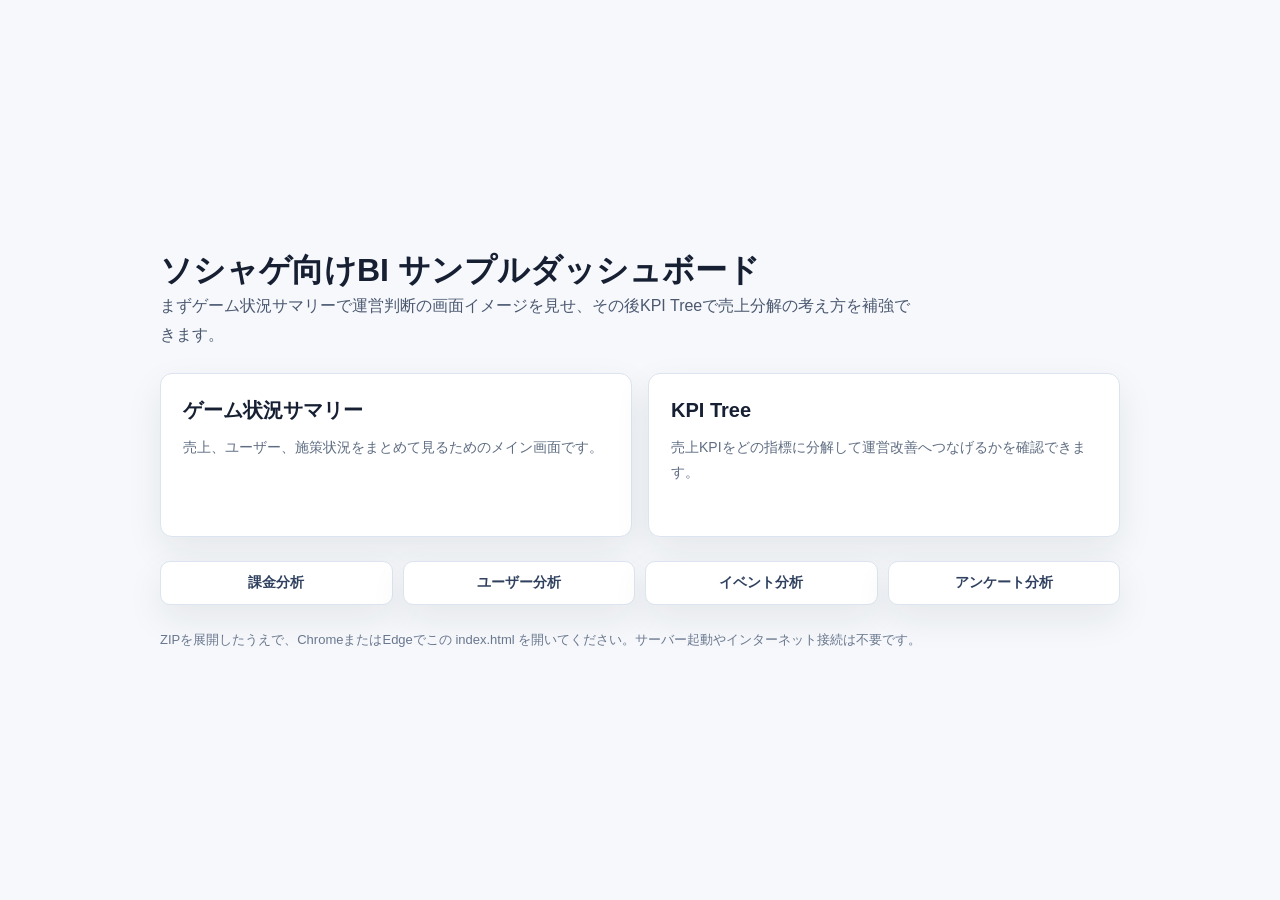
<file: docs/index.html>
<!doctype html>
<html lang="ja">
<head>
  <meta charset="utf-8">
  <meta name="viewport" content="width=device-width, initial-scale=1">
  <title>ソシャゲ向けBI サンプルダッシュボード</title>
  <style>
    * {
      box-sizing: border-box;
    }

    body {
      margin: 0;
      color: #172033;
      background: #f6f8fb;
      font-family: "Yu Gothic", "Meiryo", sans-serif;
    }

    main {
      width: min(960px, calc(100% - 32px));
      min-height: 100vh;
      margin: 0 auto;
      padding: 48px 0;
      display: grid;
      align-content: center;
      gap: 24px;
    }

    h1,
    p {
      margin: 0;
    }

    h1 {
      font-size: 32px;
      line-height: 1.35;
      letter-spacing: 0;
    }

    .lead {
      max-width: 760px;
      color: #4b5870;
      font-size: 16px;
      line-height: 1.8;
    }

    .primary-grid {
      display: grid;
      grid-template-columns: repeat(2, minmax(0, 1fr));
      gap: 16px;
    }

    .card,
    .text-link {
      border: 1px solid #dce4ef;
      background: #fff;
      color: #172033;
      text-decoration: none;
      box-shadow: 0 14px 36px rgba(23, 32, 51, 0.08);
    }

    .card {
      min-height: 164px;
      padding: 22px;
      border-radius: 12px;
    }

    .card strong {
      display: block;
      margin-bottom: 10px;
      font-size: 20px;
      line-height: 1.45;
    }

    .card span {
      color: #5f6d82;
      font-size: 14px;
      line-height: 1.75;
    }

    .secondary {
      display: grid;
      grid-template-columns: repeat(4, minmax(0, 1fr));
      gap: 10px;
    }

    .text-link {
      padding: 12px 14px;
      border-radius: 10px;
      color: #30415f;
      font-size: 14px;
      font-weight: 700;
      text-align: center;
    }

    .note {
      color: #69778e;
      font-size: 13px;
      line-height: 1.7;
    }

    @media (max-width: 760px) {
      .primary-grid,
      .secondary {
        grid-template-columns: 1fr;
      }
    }
  </style>
</head>
<body>
  <main>
    <div>
      <h1>ソシャゲ向けBI サンプルダッシュボード</h1>
      <p class="lead">まずゲーム状況サマリーで運営判断の画面イメージを見せ、その後KPI Treeで売上分解の考え方を補強できます。</p>
    </div>

    <div class="primary-grid">
      <a class="card" href="dashboard/mock/control_tower_sample.html">
        <strong>ゲーム状況サマリー</strong>
        <span>売上、ユーザー、施策状況をまとめて見るためのメイン画面です。</span>
      </a>
      <a class="card" href="dashboard/kpi/kpi_dependency_graph.html">
        <strong>KPI Tree</strong>
        <span>売上KPIをどの指標に分解して運営改善へつなげるかを確認できます。</span>
      </a>
    </div>

    <div class="secondary" aria-label="追加画面">
      <a class="text-link" href="dashboard/mock/sales_analysis.html">課金分析</a>
      <a class="text-link" href="dashboard/mock/user_analysis.html">ユーザー分析</a>
      <a class="text-link" href="dashboard/mock/event_timeline.html">イベント分析</a>
      <a class="text-link" href="dashboard/mock/questionnaire_analysis_20260418.html">アンケート分析</a>
    </div>

    <p class="note">ZIPを展開したうえで、ChromeまたはEdgeでこの index.html を開いてください。サーバー起動やインターネット接続は不要です。</p>
  </main>
</body>
</html>
</file>
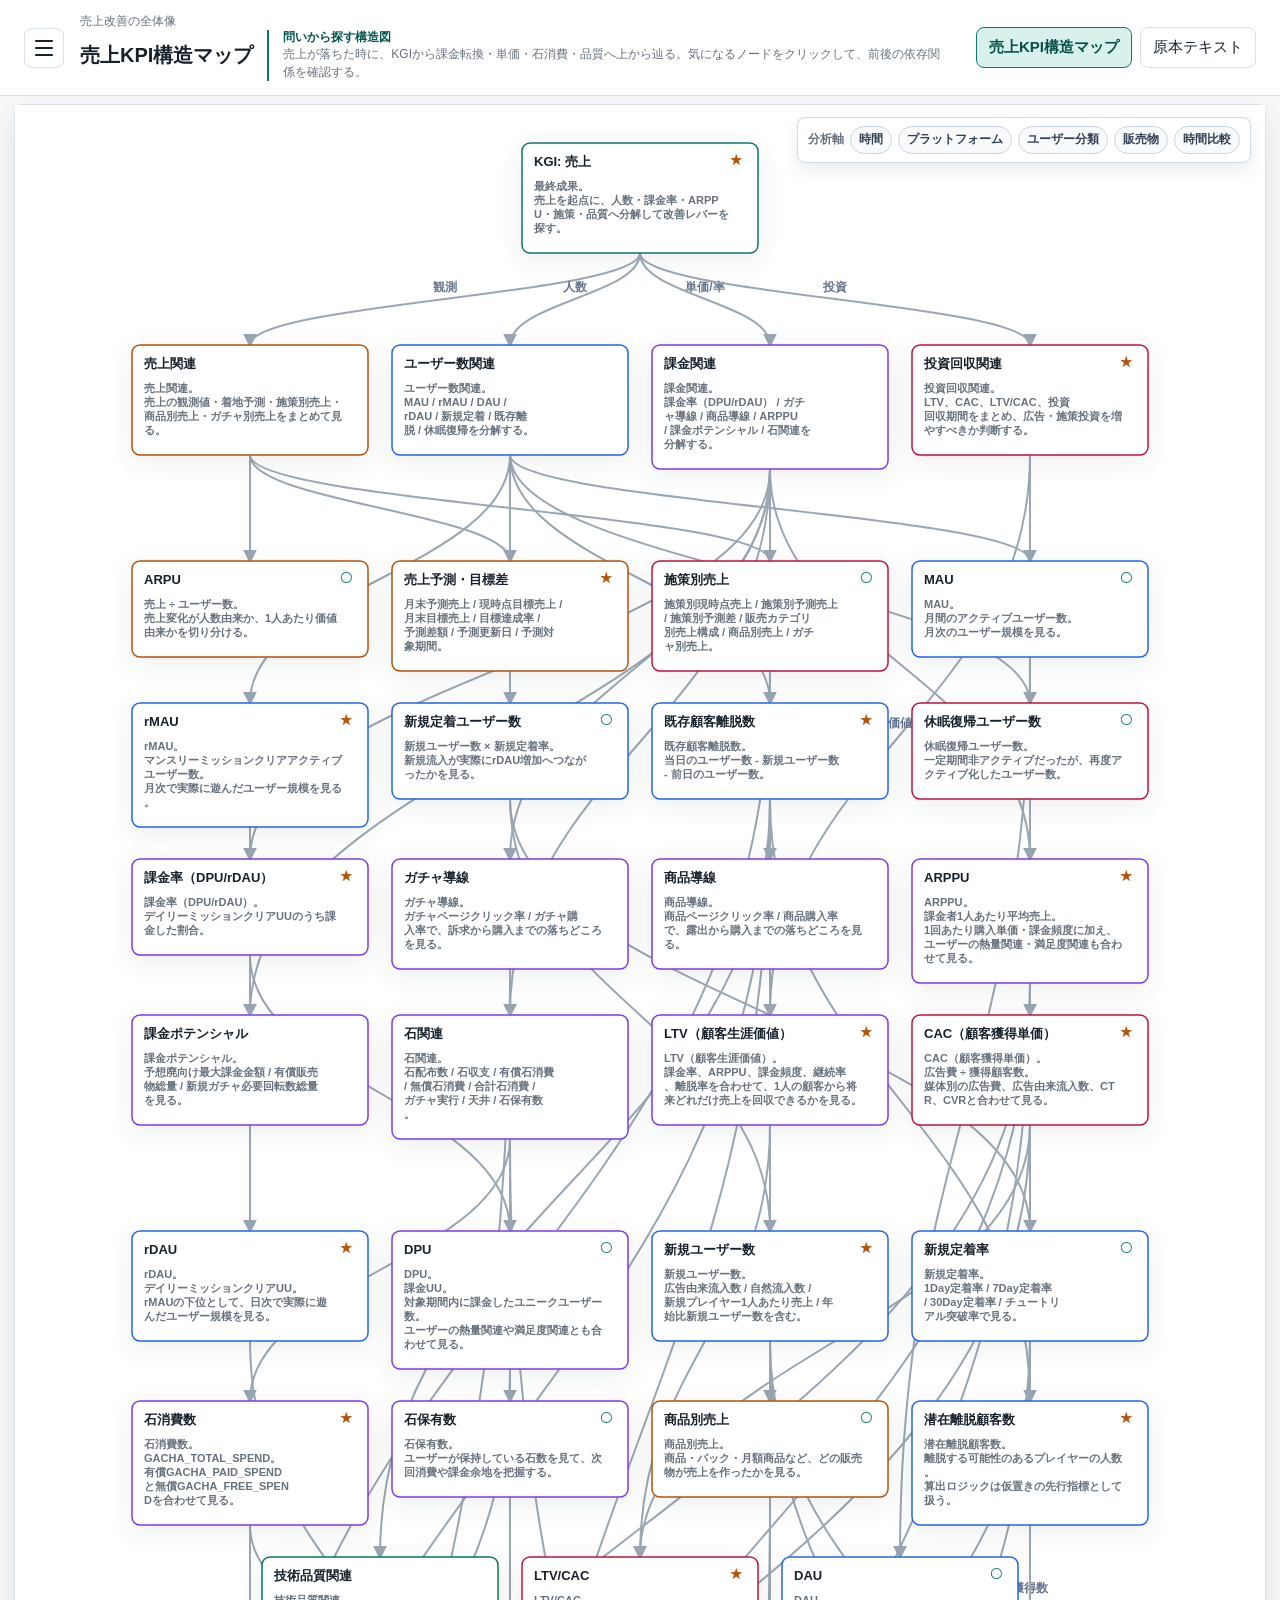
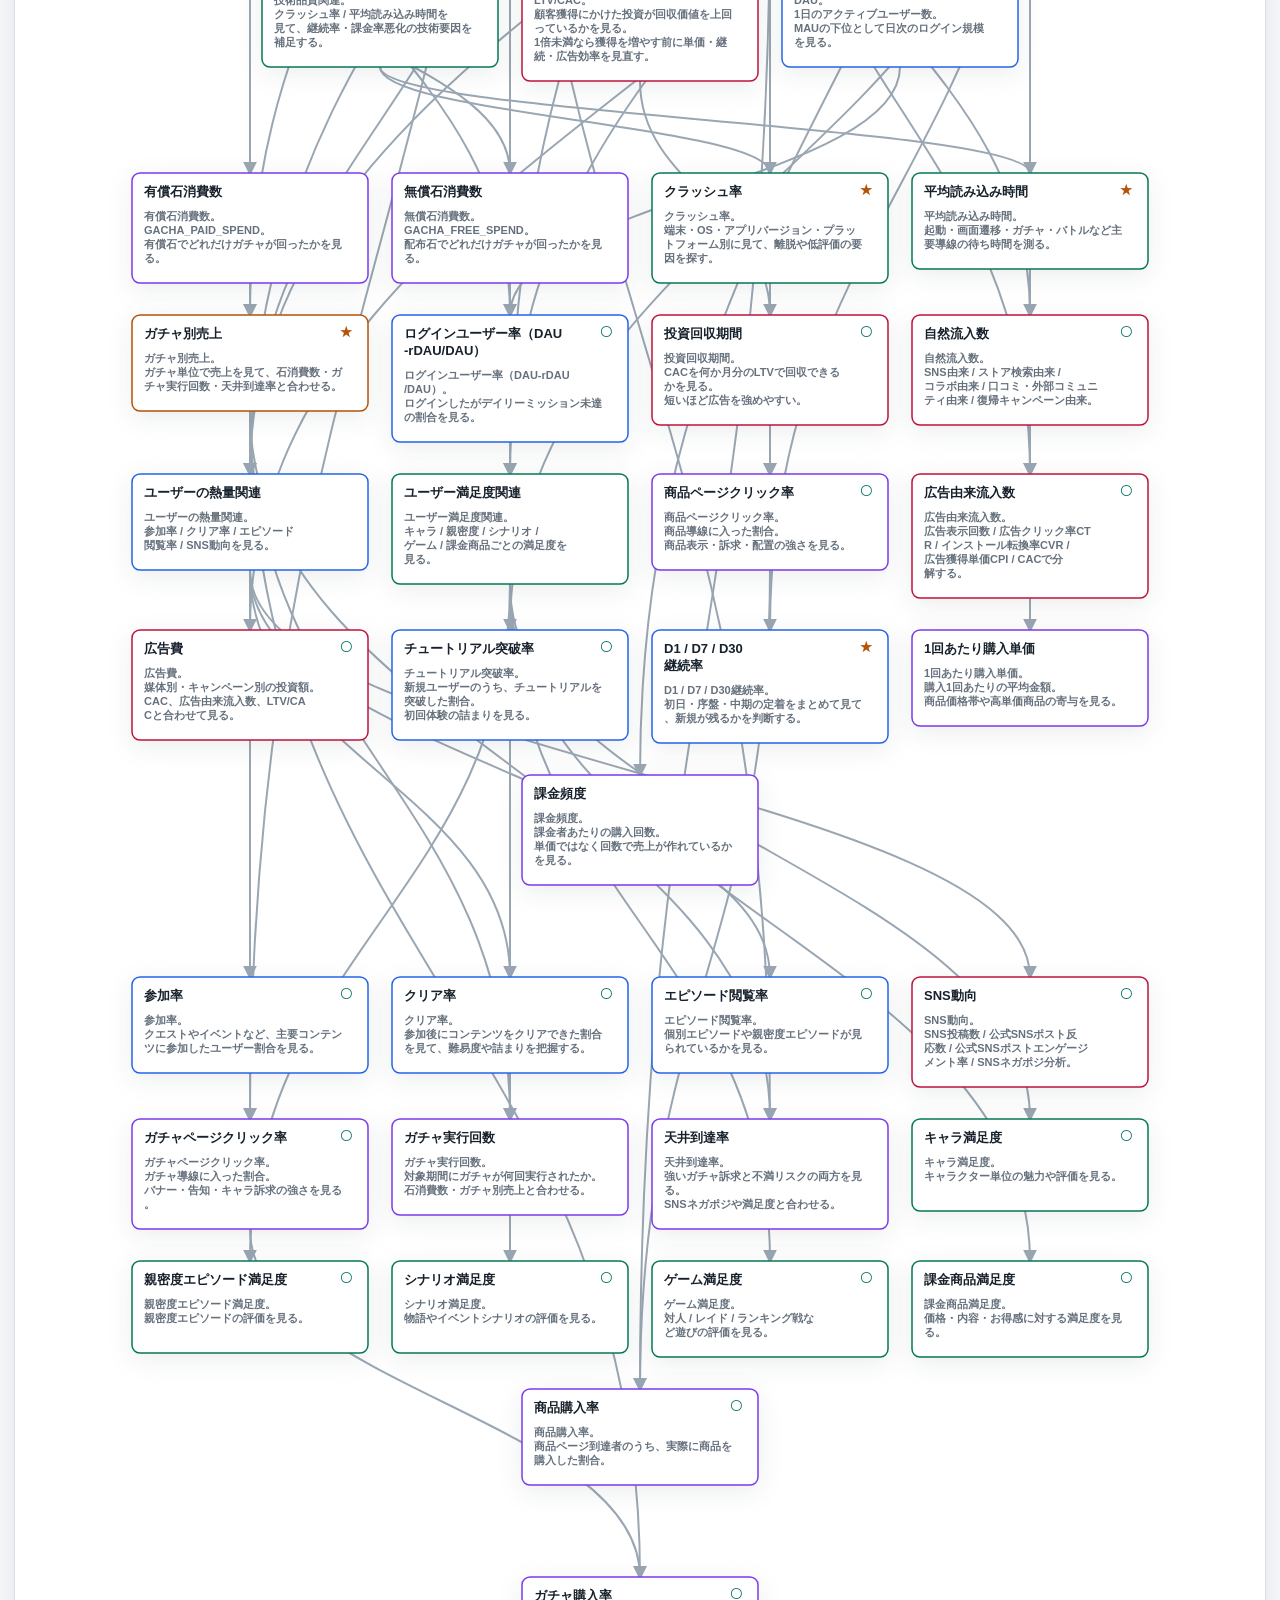
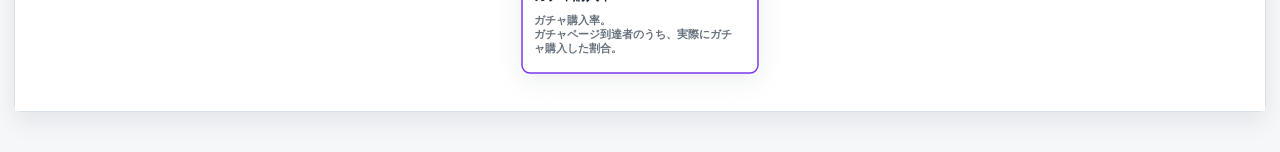
<file: docs/dashboard/kpi/kpi_dependency_graph.html>
<!doctype html>
<html lang="ja">
<head>
  <meta charset="utf-8">
  <meta name="viewport" content="width=device-width, initial-scale=1">
  <title>売上KPI構造マップ</title>
  <link rel="stylesheet" href="styles.css">
</head>
<body class="graph-page">
  <div class="app-shell">
    <header class="topbar">
      <button id="menuToggle" class="hamburger-button" type="button" aria-controls="graphSidebar" aria-expanded="false" aria-label="設定メニューを開く">
        <span></span>
        <span></span>
        <span></span>
      </button>
      <div class="brand">
        <span class="brand__label">売上改善の全体像</span>
        <div class="brand__row">
          <h1 class="brand__title">売上KPI構造マップ</h1>
          <div class="brand__guide" aria-label="このページの見方">
            <strong>問いから探す構造図</strong>
            <span>売上が落ちた時に、KGIから課金転換・単価・石消費・品質へ上から辿る。気になるノードをクリックして、前後の依存関係を確認する。</span>
          </div>
        </div>
      </div>
      <nav class="page-links" aria-label="ページ切り替え">
        <a class="page-link is-active" href="kpi_dependency_graph.html">売上KPI構造マップ</a>
        <a class="page-link" href="KPI_tree.txt">原本テキスト</a>
      </nav>
    </header>

    <div id="menuBackdrop" class="menu-backdrop"></div>

    <div class="graph-layout">
      <aside id="graphSidebar" class="sidebar graph-sidebar" aria-label="グラフ設定">
        <div class="drawer-head">
          <strong>グラフ設定</strong>
          <button id="menuClose" class="button" type="button">閉じる</button>
        </div>
        <section class="panel">
          <div class="panel__body">
            <h2 class="panel__title">検索</h2>
            <input id="graphSearch" class="search-box" type="search" placeholder="例: ARPPU, rDAU, 石">
          </div>
        </section>

        <section class="panel">
          <div class="panel__body">
            <h2 class="panel__title">表示条件</h2>
            <label class="toggle">
              <input id="importantOnly" type="checkbox">
              重要指標を中心に表示
            </label>
          </div>
        </section>

        <section class="panel">
          <div class="panel__body">
            <h2 class="panel__title">補助情報</h2>
            <div class="note">ノードにカーソルを合わせると、おすすめ分析軸だけをツールチップで確認できます。</div>
          </div>
        </section>

        <section class="panel">
          <div class="panel__body">
            <h2 class="panel__title">Mermaid風定義</h2>
            <pre id="mermaidCode" class="code-panel"></pre>
          </div>
        </section>
      </aside>

      <main class="main">
        <section class="panel">
          <div class="graph-stage-wrap">
            <div class="axis-rail graph-axis-rail" aria-label="分析軸">
              <span class="axis-rail__label">分析軸</span>
              <button class="axis-chip" type="button" data-axis="time">時間</button>
              <button class="axis-chip" type="button" data-axis="platform">プラットフォーム</button>
              <button class="axis-chip" type="button" data-axis="user">ユーザー分類</button>
              <button class="axis-chip" type="button" data-axis="item">販売物</button>
              <button class="axis-chip" type="button" data-axis="compare">時間比較</button>
            </div>
            <div id="graphStage" class="graph-stage" aria-label="売上KPI構造マップ"></div>
          </div>
        </section>
      </main>
    </div>
  </div>

  <script>
    const graphData = {
      views: [
        {
          id: "all",
          label: "全体",
          intent: "KGIから人数・課金・施策・品質・投資回収までの全体像を俯瞰し、どの論点から深掘りするか決める。",
          scope: "売上、ユーザー数、課金率、ARPPU、LTV/CAC、石消費、施策効果、品質までを一枚で見る。"
        },
        {
          id: "revenue",
          label: "課金分析",
          intent: "課金売上を伸ばすため、課金転換・ARPPU・LTV・販売物・石消費のどこに改善余地があるかを見る。",
          scope: "課金率（DPU/rDAU）、ガチャ導線、商品導線、ARPPU、LTV、LTV/CAC、商品別売上、ガチャ別売上、石関連を中心に見る。"
        },
        {
          id: "user",
          label: "ユーザー",
          intent: "ユーザー数の増減、定着、離脱、熱量低下のどこに問題があるかを見る。",
          scope: "MAU、rMAU、DAU、rDAU、新規定着、継続率、既存顧客離脱、休眠復帰、熱量、満足度、品質を中心に見る。"
        },
        {
          id: "monetization",
          label: "課金導線",
          intent: "商品・ガチャの訴求から購入まで、どこで落ちているかを導線単位で確認する。",
          scope: "ガチャ導線、商品導線、商品ページクリック率、ガチャページクリック率、商品購入率、ガチャ購入率、ARPPU、LTV、購入単価、課金頻度を中心に見る。"
        },
        {
          id: "campaign",
          label: "施策/品質",
          intent: "施策が売上・流入・復帰・満足度・投資回収に効いたか、品質悪化が継続や課金を邪魔していないかを見る。",
          scope: "施策別売上、商品/ガチャ別売上、広告/自然流入、CAC、LTV/CAC、休眠復帰、SNS動向、満足度、クラッシュ率、読み込み時間を中心に見る。"
        }
      ],
      nodes: [
        { id: "kgi", label: "KGI: 売上", note: "最終成果", layer: 0, category: "root", important: true, views: ["all", "revenue", "user", "monetization", "campaign"] },

        { id: "revenueBlock", label: "売上関連", note: "観測値と着地", layer: 1, category: "revenue", views: ["all", "revenue", "campaign"] },
        { id: "activeBlock", label: "ユーザー数関連", note: "月次・日次の人数", layer: 1, category: "user", views: ["all", "user", "campaign"] },
        { id: "payBlock", label: "課金関連", note: "率と単価", layer: 1, category: "monetization", views: ["all", "revenue", "monetization"] },
        { id: "unitEconomicsBlock", label: "投資回収関連", note: "LTV/CACで判断", layer: 1, category: "campaign", important: true, views: ["all", "revenue", "user", "monetization", "campaign"] },

        { id: "ltv", label: "LTV（顧客生涯価値）", note: "継続 × 課金価値", layer: 2, category: "monetization", important: true, views: ["all", "revenue", "monetization", "campaign"] },
        { id: "cac", label: "CAC（顧客獲得単価）", note: "広告費 ÷ 獲得顧客", layer: 2, category: "campaign", important: true, views: ["all", "user", "campaign"] },
        { id: "ltvCacRatio", label: "LTV/CAC", note: "獲得投資の採算", layer: 3, category: "campaign", important: true, views: ["all", "revenue", "monetization", "campaign"] },
        { id: "paybackPeriod", label: "投資回収期間", note: "回収までの月数", layer: 4, category: "campaign", mark: "circle", views: ["all", "revenue", "campaign"] },
        { id: "adSpend", label: "広告費", note: "媒体別投資額", layer: 4, category: "campaign", mark: "circle", views: ["all", "campaign"] },
        { id: "arpu", label: "ARPU", note: "売上 ÷ Active", layer: 2, category: "revenue", mark: "circle", views: ["all"] },
        { id: "forecastGap", label: "売上予測・目標差", note: "着地管理", layer: 2, category: "revenue", important: true, views: ["all"] },
        { id: "campaignRevenue", label: "施策別売上", note: "施策評価", layer: 2, category: "campaign", mark: "circle", views: ["all", "revenue", "campaign"] },
        { id: "productRevenue", label: "商品別売上", note: "商品別", layer: 3, category: "revenue", mark: "circle", views: ["all", "revenue", "monetization"] },
        { id: "gachaRevenue", label: "ガチャ別売上", note: "ガチャ別", layer: 4, category: "revenue", important: true, views: ["all", "revenue", "monetization", "campaign"] },

        { id: "mau", label: "MAU", note: "月次ログインUU", layer: 2, category: "user", mark: "circle", views: ["all", "user"] },
        { id: "mmau", label: "rMAU", note: "月次ミッションUU", layer: 2, category: "user", important: true, views: ["all", "user"] },
        { id: "dau", label: "DAU", note: "日次ログインUU", layer: 3, category: "user", mark: "circle", views: ["all", "user"] },
        { id: "dmau", label: "rDAU", note: "日次ミッションUU", layer: 3, category: "user", important: true, views: ["all", "user"] },
        { id: "dmauDau", label: "ログインユーザー率（DAU-rDAU/DAU）", note: "ログインのみ率", layer: 4, category: "user", mark: "circle", views: ["all", "user"] },
        { id: "newRetention", label: "新規定着ユーザー数", note: "新規 × 定着", layer: 2, category: "user", mark: "circle", views: ["all", "user", "campaign"] },
        { id: "newUsers", label: "新規ユーザー数", note: "流入規模", layer: 3, category: "user", important: true, views: ["all", "user", "campaign"] },
        { id: "adAcq", label: "広告由来流入数", note: "広告効果", layer: 4, category: "campaign", mark: "circle", views: ["all", "user", "campaign"] },
        { id: "organicAcq", label: "自然流入数", note: "口コミ/SNS/検索", layer: 4, category: "campaign", mark: "circle", views: ["all", "user", "campaign"] },
        { id: "retention", label: "新規定着率", note: "継続率", layer: 3, category: "user", mark: "circle", views: ["all", "user", "campaign"] },
        { id: "tutorialClear", label: "チュートリアル突破率", note: "初回体験", layer: 4, category: "user", mark: "circle", views: ["all", "user", "campaign"] },
        { id: "retentionRates", label: "D1 / D7 / D30継続率", note: "初日・序盤・中期定着", layer: 4, category: "user", important: true, views: ["all", "user", "campaign"] },
        { id: "churn", label: "既存顧客離脱数", note: "既存減少", layer: 2, category: "user", important: true, views: ["all", "user", "campaign"] },
        { id: "potentialChurn", label: "潜在離脱顧客数", note: "離脱予備軍", layer: 3, category: "user", important: true, views: ["all", "user", "campaign"] },
        { id: "returning", label: "休眠復帰ユーザー数", note: "復帰施策", layer: 2, category: "campaign", mark: "circle", views: ["all", "user", "campaign"] },
        { id: "engagement", label: "ユーザーの熱量関連", note: "活動量・反応", layer: 3, category: "user", views: ["all", "revenue", "user", "monetization", "campaign"] },
        { id: "participationRate", label: "参加率", note: "クエスト/イベント", layer: 4, category: "user", mark: "circle", views: ["all", "user", "campaign"] },
        { id: "clearRate", label: "クリア率", note: "攻略進行", layer: 4, category: "user", mark: "circle", views: ["all", "user", "campaign"] },
        { id: "episodeViewRate", label: "エピソード閲覧率", note: "キャラ/親密度", layer: 4, category: "user", mark: "circle", views: ["all", "user", "campaign"] },
        { id: "sns", label: "SNS動向", note: "話題化", layer: 4, category: "campaign", mark: "circle", views: ["all", "user", "campaign"] },
        { id: "satisfaction", label: "ユーザー満足度関連", note: "満足/不満", layer: 3, category: "quality", views: ["all", "revenue", "user", "monetization", "campaign"] },
        { id: "characterSatisfaction", label: "キャラ満足度", note: "キャラ評価", layer: 4, category: "quality", mark: "circle", views: ["all", "user", "campaign"] },
        { id: "bedroomSatisfaction", label: "親密度エピソード満足度", note: "親密度評価", layer: 4, category: "quality", mark: "circle", views: ["all", "user", "campaign"] },
        { id: "scenarioSatisfaction", label: "シナリオ満足度", note: "物語評価", layer: 4, category: "quality", mark: "circle", views: ["all", "user", "campaign"] },
        { id: "gameSatisfaction", label: "ゲーム満足度", note: "遊び評価", layer: 4, category: "quality", mark: "circle", views: ["all", "user", "campaign"] },
        { id: "productSatisfaction", label: "課金商品満足度", note: "価格/内容評価", layer: 4, category: "quality", mark: "circle", views: ["all", "user", "campaign"] },
        { id: "quality", label: "技術品質関連", note: "体験悪化", layer: 3, category: "quality", views: ["all", "user", "campaign"] },
        { id: "crashRate", label: "クラッシュ率", note: "重要品質", layer: 4, category: "quality", important: true, views: ["all", "user", "campaign"] },
        { id: "loadTime", label: "平均読み込み時間", note: "重要品質", layer: 4, category: "quality", important: true, views: ["all", "user", "campaign"] },

        { id: "payerRatio", label: "課金率（DPU/rDAU）", note: "課金者割合", layer: 2, category: "monetization", important: true, views: ["all", "revenue", "monetization"] },
        { id: "dpu", label: "DPU", note: "課金UU", layer: 3, category: "monetization", mark: "circle", views: ["all", "revenue", "monetization"] },
        { id: "gachaFunnel", label: "ガチャ導線", note: "訴求から購入", layer: 2, category: "monetization", views: ["all", "revenue", "monetization"] },
        { id: "productFunnel", label: "商品導線", note: "露出から購入", layer: 2, category: "monetization", views: ["all", "revenue", "monetization"] },
        { id: "gachaCtr", label: "ガチャページクリック率", note: "ガチャ導線", layer: 3, category: "monetization", mark: "circle", views: ["all", "revenue", "monetization"] },
        { id: "productCtr", label: "商品ページクリック率", note: "商品導線", layer: 3, category: "monetization", mark: "circle", views: ["all", "revenue", "monetization"] },
        { id: "gachaPurchaseRate", label: "ガチャ購入率", note: "ガチャ到達後の購入", layer: 4, category: "monetization", mark: "circle", views: ["all", "revenue", "monetization"] },
        { id: "productPurchaseRate", label: "商品購入率", note: "商品到達後の購入", layer: 4, category: "monetization", mark: "circle", views: ["all", "revenue", "monetization"] },
        { id: "arppu", label: "ARPPU", note: "課金者単価", layer: 2, category: "monetization", important: true, views: ["all", "revenue", "monetization"] },
        { id: "purchaseUnit", label: "1回あたり購入単価", note: "購入単価", layer: 4, category: "monetization", views: ["all", "revenue", "monetization"] },
        { id: "payFrequency", label: "課金頻度", note: "購入回数", layer: 4, category: "monetization", views: ["all", "revenue", "monetization"] },
        { id: "payPotential", label: "課金ポテンシャル", note: "上限余地", layer: 2, category: "monetization", views: ["all", "revenue", "monetization"] },
        { id: "stone", label: "石関連", note: "消費・保有・余力", layer: 2, category: "monetization", views: ["all", "revenue", "monetization", "campaign"] },
        { id: "stoneSpend", label: "石消費数", note: "GACHA_TOTAL_SPEND", layer: 3, category: "monetization", important: true, views: ["all", "revenue", "monetization", "campaign"] },
        { id: "paidStoneSpend", label: "有償石消費数", note: "GACHA_PAID_SPEND", layer: 4, category: "monetization", views: ["all", "revenue", "monetization", "campaign"] },
        { id: "freeStoneSpend", label: "無償石消費数", note: "GACHA_FREE_SPEND", layer: 4, category: "monetization", views: ["all", "revenue", "monetization", "campaign"] },
        { id: "gachaRuns", label: "ガチャ実行回数", note: "回転量", layer: 5, category: "monetization", views: ["all", "revenue", "monetization", "campaign"] },
        { id: "ceilingRate", label: "天井到達率", note: "強訴求/不満", layer: 5, category: "monetization", views: ["all", "revenue", "monetization", "campaign"] },
        { id: "stoneHoldings", label: "石保有数", note: "次回余力", layer: 3, category: "monetization", mark: "circle", views: ["all", "revenue", "monetization"] },

      ],
      edges: [
        ["kgi", "revenueBlock", "観測"],
        ["kgi", "activeBlock", "人数"],
        ["kgi", "payBlock", "単価/率"],
        ["kgi", "unitEconomicsBlock", "投資"],

        ["unitEconomicsBlock", "ltv", "価値"],
        ["unitEconomicsBlock", "cac", "獲得"],
        ["ltv", "ltvCacRatio", "回収"],
        ["cac", "ltvCacRatio", "投資"],
        ["ltvCacRatio", "paybackPeriod", "期間"],
        ["cac", "adAcq", "獲得数"],
        ["cac", "adSpend", "費用"],

        ["revenueBlock", "arpu", ""],
        ["revenueBlock", "forecastGap", ""],
        ["revenueBlock", "campaignRevenue", ""],
        ["campaignRevenue", "productRevenue", ""],
        ["campaignRevenue", "gachaRevenue", ""],

        ["activeBlock", "mau", ""],
        ["activeBlock", "mmau", ""],
        ["activeBlock", "newRetention", ""],
        ["activeBlock", "churn", ""],
        ["activeBlock", "returning", ""],
        ["mau", "dau", ""],
        ["mmau", "dmau", ""],
        ["dau", "dmauDau", ""],
        ["dmau", "dmauDau", ""],
        ["newRetention", "newUsers", ""],
        ["newRetention", "retention", ""],
        ["newUsers", "adAcq", ""],
        ["newUsers", "organicAcq", ""],
        ["retention", "tutorialClear", ""],
        ["retention", "retentionRates", ""],
        ["churn", "potentialChurn", ""],
        ["churn", "engagement", ""],
        ["churn", "satisfaction", ""],
        ["churn", "quality", ""],
        ["engagement", "participationRate", ""],
        ["engagement", "clearRate", ""],
        ["engagement", "episodeViewRate", ""],
        ["engagement", "sns", ""],
        ["satisfaction", "characterSatisfaction", ""],
        ["satisfaction", "bedroomSatisfaction", ""],
        ["satisfaction", "scenarioSatisfaction", ""],
        ["satisfaction", "gameSatisfaction", ""],
        ["satisfaction", "productSatisfaction", ""],
        ["quality", "crashRate", ""],
        ["quality", "loadTime", ""],

        ["payBlock", "payerRatio", ""],
        ["payBlock", "gachaFunnel", ""],
        ["payBlock", "productFunnel", ""],
        ["payBlock", "arppu", ""],
        ["payBlock", "payPotential", ""],
        ["payBlock", "stone", ""],
        ["payerRatio", "dpu", ""],
        ["dpu", "engagement", ""],
        ["dpu", "satisfaction", ""],
        ["productRevenue", "productCtr", ""],
        ["productRevenue", "productPurchaseRate", ""],
        ["gachaRevenue", "gachaCtr", ""],
        ["gachaRevenue", "gachaPurchaseRate", ""],
        ["gachaRevenue", "gachaRuns", ""],
        ["gachaRevenue", "ceilingRate", ""],
        ["gachaFunnel", "gachaCtr", ""],
        ["productFunnel", "productCtr", ""],
        ["productCtr", "productPurchaseRate", ""],
        ["gachaCtr", "gachaPurchaseRate", ""],
        ["arppu", "purchaseUnit", ""],
        ["arppu", "payFrequency", ""],
        ["arppu", "engagement", ""],
        ["arppu", "satisfaction", ""],
        ["stone", "stoneSpend", ""],
        ["stoneSpend", "paidStoneSpend", ""],
        ["stoneSpend", "freeStoneSpend", ""],
        ["stoneSpend", "gachaRevenue", ""],
        ["stone", "gachaRuns", ""],
        ["stone", "ceilingRate", ""],
        ["stone", "stoneHoldings", ""]
      ]
    };

    const nodeDescriptions = {
      kgi: "最終成果。売上を起点に、人数・課金率・ARPPU・施策・品質へ分解して改善レバーを探す。",
      revenueBlock: "売上関連。売上の観測値・着地予測・施策別売上・商品別売上・ガチャ別売上をまとめて見る。",
      activeBlock: "ユーザー数関連。MAU / rMAU / DAU / rDAU / 新規定着 / 既存離脱 / 休眠復帰を分解する。",
      payBlock: "課金関連。課金率（DPU/rDAU） / ガチャ導線 / 商品導線 / ARPPU / 課金ポテンシャル / 石関連を分解する。",
      unitEconomicsBlock: "投資回収関連。LTV、CAC、LTV/CAC、投資回収期間をまとめ、広告・施策投資を増やすべきか判断する。",

      ltv: "LTV（顧客生涯価値）。課金率、ARPPU、課金頻度、継続率、離脱率を合わせて、1人の顧客から将来どれだけ売上を回収できるかを見る。",
      cac: "CAC（顧客獲得単価）。広告費 ÷ 獲得顧客数。媒体別の広告費、広告由来流入数、CTR、CVRと合わせて見る。",
      ltvCacRatio: "LTV/CAC。顧客獲得にかけた投資が回収価値を上回っているかを見る。1倍未満なら獲得を増やす前に単価・継続・広告効率を見直す。",
      paybackPeriod: "投資回収期間。CACを何か月分のLTVで回収できるかを見る。短いほど広告を強めやすい。",
      adSpend: "広告費。媒体別・キャンペーン別の投資額。CAC、広告由来流入数、LTV/CACと合わせて見る。",

      arpu: "売上 ÷ ユーザー数。売上変化が人数由来か、1人あたり価値由来かを切り分ける。",
      forecastGap: "月末予測売上 / 現時点目標売上 / 月末目標売上 / 目標達成率 / 予測差額 / 予測更新日 / 予測対象期間。",
      campaignRevenue: "施策別現時点売上 / 施策別予測売上 / 施策別予測差 / 販売カテゴリ別売上構成 / 商品別売上 / ガチャ別売上。",
      productRevenue: "商品別売上。商品・パック・月額商品など、どの販売物が売上を作ったかを見る。",
      gachaRevenue: "ガチャ別売上。ガチャ単位で売上を見て、石消費数・ガチャ実行回数・天井到達率と合わせる。",

      mau: "MAU。月間のアクティブユーザー数。月次のユーザー規模を見る。",
      mmau: "rMAU。マンスリーミッションクリアアクティブユーザー数。月次で実際に遊んだユーザー規模を見る。",
      dau: "DAU。1日のアクティブユーザー数。MAUの下位として日次のログイン規模を見る。",
      dmau: "rDAU。デイリーミッションクリアUU。rMAUの下位として、日次で実際に遊んだユーザー規模を見る。",
      dmauDau: "ログインユーザー率（DAU-rDAU/DAU）。ログインしたがデイリーミッション未達の割合を見る。",
      newRetention: "新規ユーザー数 × 新規定着率。新規流入が実際にrDAU増加へつながったかを見る。",
      newUsers: "新規ユーザー数。広告由来流入数 / 自然流入数 / 新規プレイヤー1人あたり売上 / 年始比新規ユーザー数を含む。",
      adAcq: "広告由来流入数。広告表示回数 / 広告クリック率CTR / インストール転換率CVR / 広告獲得単価CPI / CACで分解する。",
      organicAcq: "自然流入数。SNS由来 / ストア検索由来 / コラボ由来 / 口コミ・外部コミュニティ由来 / 復帰キャンペーン由来。",
      retention: "新規定着率。1Day定着率 / 7Day定着率 / 30Day定着率 / チュートリアル突破率で見る。",
      tutorialClear: "チュートリアル突破率。新規ユーザーのうち、チュートリアルを突破した割合。初回体験の詰まりを見る。",
      retentionRates: "D1 / D7 / D30継続率。初日・序盤・中期の定着をまとめて見て、新規が残るかを判断する。",
      churn: "既存顧客離脱数。当日のユーザー数 - 新規ユーザー数 - 前日のユーザー数。",
      potentialChurn: "潜在離脱顧客数。離脱する可能性のあるプレイヤーの人数。算出ロジックは仮置きの先行指標として扱う。",
      returning: "休眠復帰ユーザー数。一定期間非アクティブだったが、再度アクティブ化したユーザー数。",
      engagement: "ユーザーの熱量関連。参加率 / クリア率 / エピソード閲覧率 / SNS動向を見る。",
      participationRate: "参加率。クエストやイベントなど、主要コンテンツに参加したユーザー割合を見る。",
      clearRate: "クリア率。参加後にコンテンツをクリアできた割合を見て、難易度や詰まりを把握する。",
      episodeViewRate: "エピソード閲覧率。個別エピソードや親密度エピソードが見られているかを見る。",
      sns: "SNS動向。SNS投稿数 / 公式SNSポスト反応数 / 公式SNSポストエンゲージメント率 / SNSネガポジ分析。",
      satisfaction: "ユーザー満足度関連。キャラ / 親密度 / シナリオ / ゲーム / 課金商品ごとの満足度を見る。",
      characterSatisfaction: "キャラ満足度。キャラクター単位の魅力や評価を見る。",
      bedroomSatisfaction: "親密度エピソード満足度。親密度エピソードの評価を見る。",
      scenarioSatisfaction: "シナリオ満足度。物語やイベントシナリオの評価を見る。",
      gameSatisfaction: "ゲーム満足度。対人 / レイド / ランキング戦など遊びの評価を見る。",
      productSatisfaction: "課金商品満足度。価格・内容・お得感に対する満足度を見る。",
      quality: "技術品質関連。クラッシュ率 / 平均読み込み時間を見て、継続率・課金率悪化の技術要因を補足する。",
      crashRate: "クラッシュ率。端末・OS・アプリバージョン・プラットフォーム別に見て、離脱や低評価の要因を探す。",
      loadTime: "平均読み込み時間。起動・画面遷移・ガチャ・バトルなど主要導線の待ち時間を測る。",

      payerRatio: "課金率（DPU/rDAU）。デイリーミッションクリアUUのうち課金した割合。",
      dpu: "DPU。課金UU。対象期間内に課金したユニークユーザー数。ユーザーの熱量関連や満足度関連とも合わせて見る。",
      gachaFunnel: "ガチャ導線。ガチャページクリック率 / ガチャ購入率で、訴求から購入までの落ちどころを見る。",
      productFunnel: "商品導線。商品ページクリック率 / 商品購入率で、露出から購入までの落ちどころを見る。",
      productCtr: "商品ページクリック率。商品導線に入った割合。商品表示・訴求・配置の強さを見る。",
      gachaCtr: "ガチャページクリック率。ガチャ導線に入った割合。バナー・告知・キャラ訴求の強さを見る。",
      productPurchaseRate: "商品購入率。商品ページ到達者のうち、実際に商品を購入した割合。",
      gachaPurchaseRate: "ガチャ購入率。ガチャページ到達者のうち、実際にガチャ購入した割合。",
      arppu: "ARPPU。課金者1人あたり平均売上。1回あたり購入単価・課金頻度に加え、ユーザーの熱量関連・満足度関連も合わせて見る。",
      purchaseUnit: "1回あたり購入単価。購入1回あたりの平均金額。商品価格帯や高単価商品の寄与を見る。",
      payFrequency: "課金頻度。課金者あたりの購入回数。単価ではなく回数で売上が作れているかを見る。",
      payPotential: "課金ポテンシャル。予想廃向け最大課金金額 / 有償販売物総量 / 新規ガチャ必要回転数総量を見る。",
      stone: "石関連。石配布数 / 石収支 / 有償石消費 / 無償石消費 / 合計石消費 / ガチャ実行 / 天井 / 石保有数。",
      stoneSpend: "石消費数。GACHA_TOTAL_SPEND。有償GACHA_PAID_SPENDと無償GACHA_FREE_SPENDを合わせて見る。",
      paidStoneSpend: "有償石消費数。GACHA_PAID_SPEND。有償石でどれだけガチャが回ったかを見る。",
      freeStoneSpend: "無償石消費数。GACHA_FREE_SPEND。配布石でどれだけガチャが回ったかを見る。",
      gachaRuns: "ガチャ実行回数。対象期間にガチャが何回実行されたか。石消費数・ガチャ別売上と合わせる。",
      ceilingRate: "天井到達率。強いガチャ訴求と不満リスクの両方を見る。SNSネガポジや満足度と合わせる。",
      stoneHoldings: "石保有数。ユーザーが保持している石数を見て、次回消費や課金余地を把握する。"
    };

    graphData.nodes.forEach((node) => {
      node.note = nodeDescriptions[node.id] || node.note;
    });

    const state = {
      view: "all",
      query: "",
      importantOnly: false,
      selectedId: null
    };

    const nodeById = new Map(graphData.nodes.map((node) => [node.id, node]));
    const incoming = new Map();
    const outgoing = new Map();
    graphData.edges.forEach(([from, to, label]) => {
      if (!outgoing.has(from)) outgoing.set(from, []);
      if (!incoming.has(to)) incoming.set(to, []);
      outgoing.get(from).push({ from, to, label });
      incoming.get(to).push({ from, to, label });
    });
    const axisDescriptions = {
      time: {
        label: "時間",
        description: "年 / 月 / 週 / 日 / 曜日 / 時間帯 / 月初・月中・月末 / イベント前・中・後 / 周年期 / コラボ期"
      },
      platform: {
        label: "プラットフォーム",
        description: "PCブラウザ / PCアプリ / スマホブラウザ / iOS / Google Play / プラットフォームD"
      },
      user: {
        label: "ユーザー分類",
        description: "課金状態 / プレイ継続期間 / プレイ頻度 / プレイ深度 / 攻略進捗 / キャラ資産 / ガチャ行動 / 施策反応 / 独自ユーザー分類 / リスク分類"
      },
      item: {
        label: "販売物",
        description: "ガチャ / 商品 / 月額パス / 石パック / 育成素材 / 衣装 / 復刻 / 限定"
      },
      compare: {
        label: "時間比較",
        description: "前日比 / 前週比 / 前月比 / 前年比 / 同日平均 / 直近12か月同日平均 / 目標比 / 予測比"
      }
    };
    function normalize(value) {
      return String(value || "").toLowerCase();
    }

    function nodeText(node) {
      return normalize(`${node.label} ${node.note || ""} ${node.category}`);
    }

    function nodeMark(node) {
      if (node.important) return "★";
      if (node.mark === "circle") return "〇";
      return "";
    }

    function isMarkedNode(node) {
      return Boolean(node.important || node.mark === "circle");
    }

    function includeAncestors(id, set) {
      (incoming.get(id) || []).forEach((edge) => {
        if (!set.has(edge.from)) {
          set.add(edge.from);
          includeAncestors(edge.from, set);
        }
      });
    }

    function includeChildren(id, set) {
      (outgoing.get(id) || []).forEach((edge) => {
        set.add(edge.to);
      });
    }

    function includeDescendants(id, set) {
      (outgoing.get(id) || []).forEach((edge) => {
        if (!set.has(edge.to)) {
          set.add(edge.to);
          includeDescendants(edge.to, set);
        }
      });
    }

    function getVisibleNodeIds() {
      const base = new Set(
        graphData.nodes
          .filter((node) => node.views.includes(state.view))
          .map((node) => node.id)
      );

      let visible = new Set(base);

      if (state.importantOnly) {
        visible = new Set(
          [...visible].filter((id) => {
            const node = nodeById.get(id);
            return isMarkedNode(node) || node.layer <= 1;
          })
        );
        [...visible].forEach((id) => includeAncestors(id, visible));
      }

      if (state.query) {
        const matches = [...base].filter((id) => nodeText(nodeById.get(id)).includes(state.query));
        visible = new Set();
        matches.forEach((id) => {
          visible.add(id);
          includeAncestors(id, visible);
          includeChildren(id, visible);
        });
      }

      return visible;
    }

    function getVisibleEdges(visibleIds) {
      return graphData.edges
        .map(([from, to, label]) => ({ from, to, label }))
        .filter((edge) => visibleIds.has(edge.from) && visibleIds.has(edge.to));
    }

    function relatedIds(selectedId) {
      const related = new Set();
      if (!selectedId) return related;
      related.add(selectedId);
      includeAncestors(selectedId, related);
      includeDescendants(selectedId, related);
      return related;
    }

    function activeRelatedIds() {
      if (state.selectedId) return relatedIds(state.selectedId);
      return new Set();
    }

    function escapeHtml(value) {
      return String(value)
        .replaceAll("&", "&amp;")
        .replaceAll("<", "&lt;")
        .replaceAll(">", "&gt;")
        .replaceAll('"', "&quot;");
    }

    function wrapText(label, maxChars) {
      const chunks = [];
      let rest = label;
      while (rest.length > maxChars) {
        chunks.push(rest.slice(0, maxChars));
        rest = rest.slice(maxChars);
      }
      chunks.push(rest);
      return chunks;
    }

    function wrapNoteText(note, maxChars) {
      return (String(note || "").match(/[^。]+。?/g) || [])
        .flatMap((sentence) => wrapText(sentence.trim(), maxChars))
        .filter(Boolean);
    }

    function nodeLines(node) {
      const labelLines = wrapText(node.label, 13).slice(0, 2);
      const noteLines = wrapNoteText(node.note || "", 18);
      return { labelLines, noteLines };
    }

    function nodeHeight(node) {
      const lines = nodeLines(node);
      return Math.max(92, 18 + lines.labelLines.length * 17 + 7 + lines.noteLines.length * 14 + 12);
    }

    function resolveLayoutLayers(nodes, visibleEdges) {
      const layers = new Map(nodes.map((node) => [node.id, node.layer]));
      for (let pass = 0; pass < nodes.length; pass += 1) {
        let changed = false;
        visibleEdges.forEach((edge) => {
          if (!layers.has(edge.from) || !layers.has(edge.to)) return;
          const parentLayer = layers.get(edge.from);
          const childLayer = layers.get(edge.to);
          if (childLayer <= parentLayer) {
            layers.set(edge.to, parentLayer + 1);
            changed = true;
          }
        });
        if (!changed) break;
      }
      return layers;
    }

    function buildLayout(visibleIds, visibleEdges) {
      const nodes = [...visibleIds].map((id) => nodeById.get(id));
      const layoutLayers = resolveLayoutLayers(nodes, visibleEdges);
      const layers = new Map();
      nodes.forEach((node) => {
        const layer = layoutLayers.get(node.id) ?? node.layer;
        if (!layers.has(layer)) layers.set(layer, []);
        layers.get(layer).push(node);
      });

      const layerKeys = [...layers.keys()].sort((a, b) => a - b);
      const stageWidth = Math.max(document.getElementById("graphStage").clientWidth || 0, 960);
      const nodeWidth = 236;
      const layerGap = 92;
      const columnGap = 24;
      const rowGap = 32;
      const marginX = 42;
      const marginY = 38;
      const availableWidth = Math.max(stageWidth - marginX * 2, nodeWidth);
      const maxPerRow = Math.max(1, Math.floor((availableWidth + columnGap) / (nodeWidth + columnGap)));
      const positions = new Map();
      let cursorY = marginY;

      const sourceOrder = new Map(graphData.nodes.map((node, index) => [node.id, index]));

      layerKeys.forEach((layer) => {
        const parentCenter = (id) => {
          const parentPositions = (incoming.get(id) || [])
            .map((edge) => positions.get(edge.from))
            .filter(Boolean);
          if (!parentPositions.length) return Number.POSITIVE_INFINITY;
          return parentPositions.reduce((sum, pos) => sum + pos.x + pos.width / 2, 0) / parentPositions.length;
        };
        const layerNodes = layers.get(layer).sort((a, b) => {
          const aCenter = parentCenter(a.id);
          const bCenter = parentCenter(b.id);
          if (aCenter !== bCenter) {
            if (!Number.isFinite(aCenter)) return 1;
            if (!Number.isFinite(bCenter)) return -1;
            return aCenter - bCenter;
          }
          return sourceOrder.get(a.id) - sourceOrder.get(b.id);
        });
        const rows = [];
        for (let index = 0; index < layerNodes.length; index += maxPerRow) {
          rows.push(layerNodes.slice(index, index + maxPerRow));
        }

        rows.forEach((row, rowIndex) => {
          const rowWidth = row.length * nodeWidth + Math.max(row.length - 1, 0) * columnGap;
          const offsetX = marginX + Math.max((availableWidth - rowWidth) / 2, 0);
          const rowHeight = Math.max(...row.map((node) => nodeHeight(node)));
          row.forEach((node, columnIndex) => {
            const height = nodeHeight(node);
            positions.set(node.id, {
              x: offsetX + columnIndex * (nodeWidth + columnGap),
              y: cursorY,
              width: nodeWidth,
              height
            });
          });
          cursorY += rowHeight + rowGap;
        });

        cursorY += layerGap - rowGap;
      });

      return {
        positions,
        width: stageWidth,
        height: Math.max(cursorY + marginY - layerGap, 520)
      };
    }

    function renderGraph() {
      const visibleIds = getVisibleNodeIds();
      const visibleEdges = getVisibleEdges(visibleIds);
      const stage = document.getElementById("graphStage");

      if (!visibleIds.size) {
        stage.innerHTML = '<div class="graph-empty">条件に合う依存関係がありません。</div>';
        return;
      }

      const layout = buildLayout(visibleIds, visibleEdges);
      const related = activeRelatedIds();
      const hasFocus = Boolean(state.selectedId);

      const edgeHtml = visibleEdges.map((edge) => {
        const from = layout.positions.get(edge.from);
        const to = layout.positions.get(edge.to);
        if (!from || !to) return "";
        const x1 = from.x + from.width / 2;
        const y1 = from.y + from.height;
        const x2 = to.x + to.width / 2;
        const y2 = to.y;
        const verticalGap = Math.max(42, Math.abs(y2 - y1) * 0.45);
        const c1 = y1 + verticalGap;
        const c2 = y2 - verticalGap;
        const labelX = (x1 + x2) / 2;
        const labelY = (y1 + y2) / 2 - 8;
        const isRelated = hasFocus && related.has(edge.from) && related.has(edge.to);
        const relatedClass = isRelated ? " is-related" : "";
        const dimClass = hasFocus && !isRelated ? " is-dim" : "";
        return `
          <path class="graph-edge${relatedClass}${dimClass}" d="M ${x1} ${y1} C ${x1} ${c1}, ${x2} ${c2}, ${x2} ${y2}" marker-end="url(#arrow)"></path>
          ${edge.label ? `<text class="graph-edge-label${relatedClass}${dimClass}" x="${labelX}" y="${labelY}" text-anchor="middle">${escapeHtml(edge.label)}</text>` : ""}
        `;
      }).join("");

      const nodeHtml = [...visibleIds].map((id) => {
        const node = nodeById.get(id);
        const pos = layout.positions.get(id);
        const lines = nodeLines(node);
        const match = state.query && nodeText(node).includes(state.query) ? " is-match" : "";
        const selected = state.selectedId === id ? " is-selected" : "";
        const relatedClass = hasFocus && related.has(id) ? " is-related" : "";
        const dimClass = hasFocus && !related.has(id) ? " is-dim" : "";
        const labelY = pos.y + 23;
        const noteY = labelY + lines.labelLines.length * 17 + 7;
        const labelLines = lines.labelLines.map((line, index) => {
          return `<text x="${pos.x + 12}" y="${labelY + index * 17}">${escapeHtml(line)}</text>`;
        }).join("");
        const noteLines = lines.noteLines.map((line, index) => {
          return `<text class="node-note" x="${pos.x + 12}" y="${noteY + index * 14}">${escapeHtml(line)}</text>`;
        }).join("");
        const mark = nodeMark(node);
        const markX = pos.x + pos.width - 22;
        const markHtml = mark ? `<text class="node-mark" data-mark="${mark}" x="${markX}" y="${pos.y + 21}" text-anchor="middle">${mark}</text>` : "";
        return `
          <g class="graph-node${match}${selected}${relatedClass}${dimClass}" data-id="${node.id}" data-category="${node.category}" role="button" tabindex="0">
            <rect x="${pos.x}" y="${pos.y}" width="${pos.width}" height="${pos.height}" rx="8"></rect>
            ${labelLines}
            ${noteLines}
            ${markHtml}
          </g>
        `;
      }).join("");

      stage.innerHTML = `
        <svg class="graph-svg" viewBox="0 0 ${layout.width} ${layout.height}" width="100%" height="${layout.height}" aria-label="KPI dependency graph">
          <defs>
            <marker id="arrow" viewBox="0 0 10 10" refX="8" refY="5" markerWidth="7" markerHeight="7" orient="auto-start-reverse">
              <path d="M 0 0 L 10 5 L 0 10 z" fill="#9aa7b3"></path>
            </marker>
          </defs>
          ${edgeHtml}
          ${nodeHtml}
        </svg>
      `;

      stage.querySelectorAll(".graph-node").forEach((nodeEl) => {
        nodeEl.addEventListener("click", () => {
          state.selectedId = nodeEl.dataset.id;
          render();
        });
        nodeEl.addEventListener("keydown", (event) => {
          if (event.key === "Enter" || event.key === " ") {
            event.preventDefault();
            state.selectedId = nodeEl.dataset.id;
            render();
          }
        });
      });
    }

    function renderMermaidCode() {
      const visibleIds = getVisibleNodeIds();
      const visibleEdges = getVisibleEdges(visibleIds);
      const nodes = [...visibleIds].map((id) => nodeById.get(id));
      const lines = ["flowchart TD"];
      nodes.forEach((node) => {
        const note = (node.note || "").replaceAll('"', "'");
        lines.push(`  ${node.id}["${nodeMark(node)}${node.label}<br/>${note}"]`);
      });
      visibleEdges.forEach((edge) => {
        const label = edge.label ? `|${edge.label}|` : "";
        lines.push(`  ${edge.from} -->${label} ${edge.to}`);
      });
      document.getElementById("mermaidCode").textContent = lines.join("\n");
    }

    function ensureAxisPopover() {
      let popover = document.getElementById("axisPopover");
      if (!popover) {
        popover = document.createElement("div");
        popover.id = "axisPopover";
        popover.className = "axis-popover";
        popover.hidden = true;
        document.body.appendChild(popover);
      }
      return popover;
    }

    function hideAxisPopover() {
      const popover = ensureAxisPopover();
      popover.hidden = true;
      popover.innerHTML = "";
      document.querySelectorAll("[data-axis]").forEach((button) => button.classList.remove("is-active"));
    }

    function showAxisPopover(axisId, anchor) {
      const axis = axisDescriptions[axisId];
      const popover = ensureAxisPopover();
      if (!axis) return;
      const activeButton = document.querySelector(`[data-axis="${axisId}"]`);
      const alreadyOpen = !popover.hidden && activeButton && activeButton.classList.contains("is-active");
      if (alreadyOpen) {
        hideAxisPopover();
        return;
      }
      document.querySelectorAll("[data-axis]").forEach((button) => button.classList.toggle("is-active", button.dataset.axis === axisId));
      popover.hidden = false;
      popover.innerHTML = `
        <strong>${escapeHtml(axis.label)}</strong>
        <span>${escapeHtml(axis.description)}</span>
      `;
      const anchorRect = anchor.getBoundingClientRect();
      const popoverRect = popover.getBoundingClientRect();
      const viewportPadding = 12;
      const left = Math.min(
        Math.max(anchorRect.left, viewportPadding),
        window.innerWidth - popoverRect.width - viewportPadding
      );
      const top = anchorRect.bottom + 8;
      popover.style.left = `${left}px`;
      popover.style.top = `${top}px`;
    }

    function render() {
      renderGraph();
      renderMermaidCode();
    }

    document.getElementById("graphSearch").addEventListener("input", (event) => {
      state.query = normalize(event.target.value.trim());
      state.selectedId = null;
      render();
    });

    document.getElementById("importantOnly").addEventListener("change", (event) => {
      state.importantOnly = event.target.checked;
      state.selectedId = null;
      render();
    });

    document.getElementById("graphStage").addEventListener("click", (event) => {
      if (event.target.closest(".graph-node")) return;
      if (!state.selectedId) return;
      state.selectedId = null;
      render();
    });

    document.querySelectorAll("[data-axis]").forEach((button) => {
      button.addEventListener("click", (event) => {
        event.stopPropagation();
        showAxisPopover(button.dataset.axis, button);
      });
    });

    const menuToggle = document.getElementById("menuToggle");
    const menuClose = document.getElementById("menuClose");
    const menuBackdrop = document.getElementById("menuBackdrop");

    function setMenuOpen(open) {
      document.body.classList.toggle("menu-open", open);
      menuToggle.setAttribute("aria-expanded", String(open));
      menuToggle.setAttribute("aria-label", open ? "設定メニューを閉じる" : "設定メニューを開く");
    }

    menuToggle.addEventListener("click", () => {
      setMenuOpen(!document.body.classList.contains("menu-open"));
    });

    menuClose.addEventListener("click", () => setMenuOpen(false));
    menuBackdrop.addEventListener("click", () => setMenuOpen(false));

    window.addEventListener("keydown", (event) => {
      if (event.key === "Escape") {
        setMenuOpen(false);
        hideAxisPopover();
      }
    });

    document.addEventListener("click", (event) => {
      const popover = ensureAxisPopover();
      if (popover.hidden) return;
      if (event.target.closest(".axis-rail") || event.target.closest("#axisPopover")) return;
      hideAxisPopover();
    });

    window.addEventListener("resize", () => {
      renderGraph();
    });

    render();
  </script>
</body>
</html>
</file>
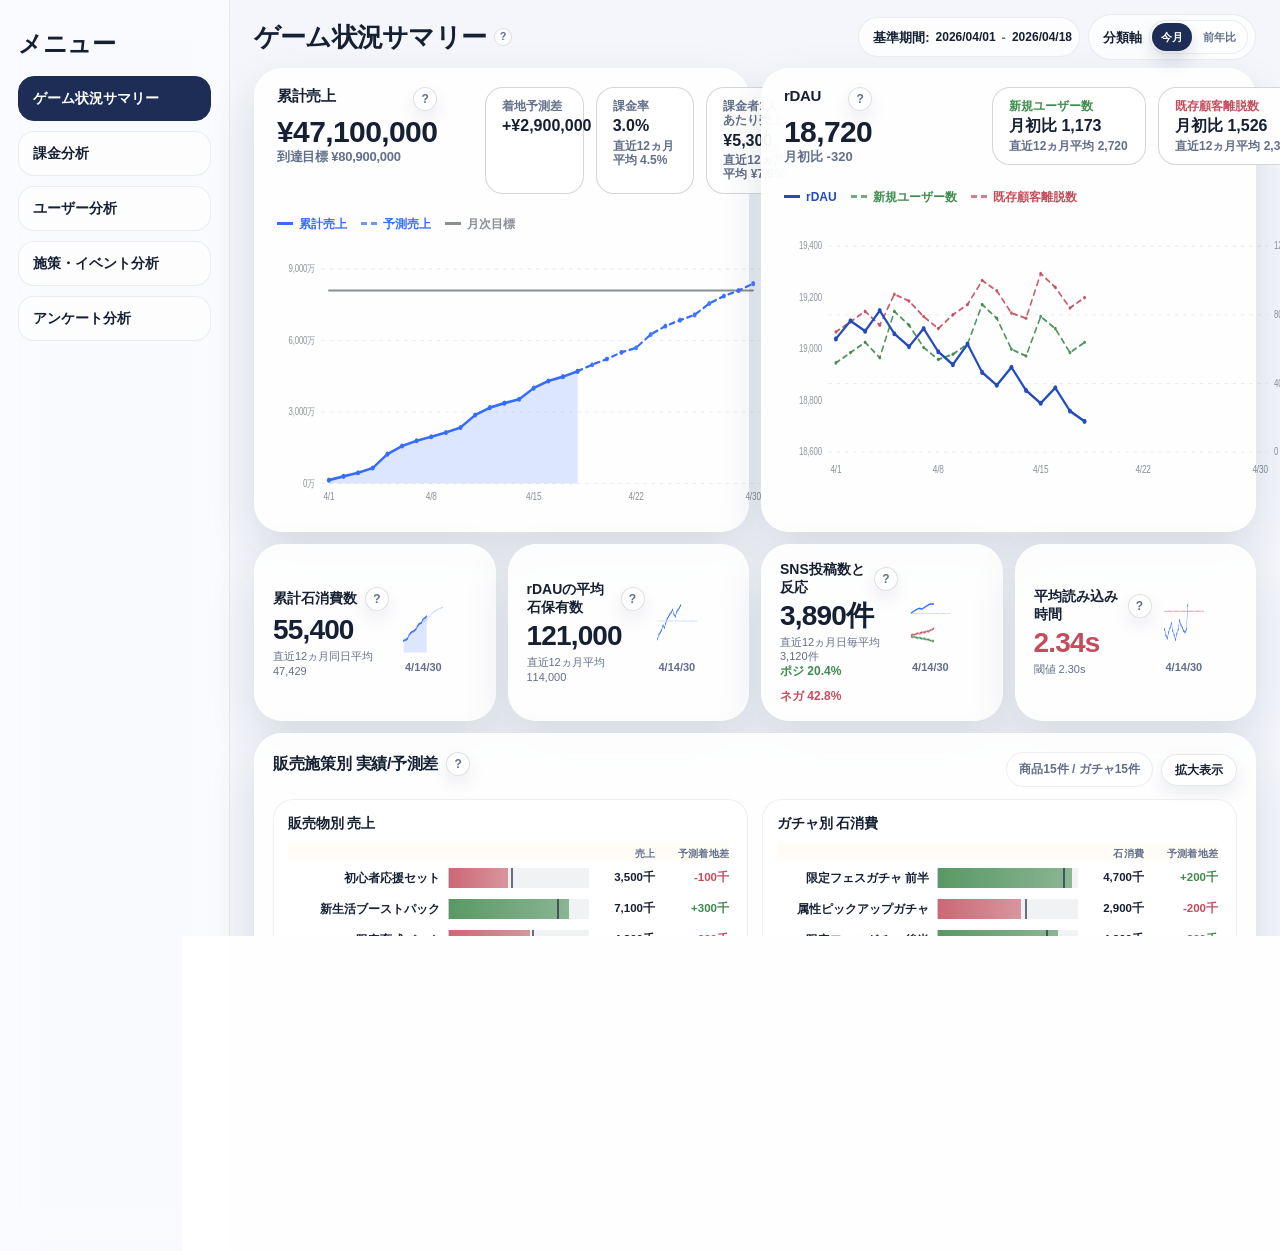
<file: docs/dashboard/mock/control_tower_sample.html>
<!doctype html>
<html lang="ja">
<head>
  <meta charset="utf-8">
  <meta name="viewport" content="width=device-width, initial-scale=1">
  <title>ゲーム状況サマリー</title>
  <style>
    :root {
      --bg: #f4f6fb;
      --paper: rgba(255, 255, 255, 0.88);
      --paper-strong: rgba(255, 255, 255, 0.96);
      --ink: #162033;
      --muted: #63708a;
      --line: rgba(22, 32, 51, 0.1);
      --shadow: 0 20px 48px rgba(19, 31, 55, 0.12);
      --nav: #1d2d56;
      --blue: #356cff;
      --blue-deep: #234bba;
      --blue-soft-line: rgba(53, 108, 255, 0.42);
      --blue-soft: rgba(53, 108, 255, 0.16);
      --green: #3f8a4d;
      --green-soft: rgba(63, 138, 77, 0.14);
      --red: #c44d5c;
      --red-soft: rgba(196, 77, 92, 0.14);
      --font-sans: "Noto Sans JP", "Yu Gothic UI", "Yu Gothic", "Hiragino Sans", "Meiryo", sans-serif;
      --font-number: var(--font-sans);
    }
    * { box-sizing: border-box; }
    body {
      margin: 0;
      min-height: 100vh;
      color: var(--ink);
      font-family: var(--font-sans);
      background: var(--bg);
    }
    .app {
      display: grid;
      grid-template-columns: 230px minmax(0, 1fr);
      min-height: 100vh;
    }
    .page {
      position: relative;
      z-index: 2;
      padding: 14px 24px 44px;
      min-width: 0;
    }
    .head,
    .page-head {
      position: relative;
      z-index: 5000;
      display: grid;
      grid-template-columns: minmax(160px, 1fr) auto;
      align-items: center;
      gap: 14px;
      margin-bottom: 8px;
    }
    .title-block {
      display: grid;
      gap: 0;
      min-width: 0;
    }
    .title-line {
      display: flex;
      align-items: center;
      gap: 8px;
      min-width: 0;
    }
    h1 {
      margin: 0;
      font: 700 clamp(24px, 2vw, 30px) var(--font-sans);
      letter-spacing: -0.03em;
      line-height: 1.05;
    }
    .chips {
      display: flex;
      flex-wrap: wrap;
      justify-content: flex-end;
      gap: 10px;
    }
    .head-actions {
      display: flex;
      justify-content: flex-end;
      align-items: center;
      min-width: 0;
      gap: 8px;
    }
    .head-side {
      grid-column: auto;
      display: flex;
      justify-content: flex-end;
      justify-items: end;
      align-items: center;
      min-width: 0;
    }
    .control-row {
      display: flex;
      align-items: center;
      flex-wrap: wrap;
      justify-content: flex-end;
      gap: 8px;
    }
    .period-control {
      justify-content: flex-end;
      align-items: center;
      gap: 8px;
    }
    .condition-bar {
      align-items: center;
    }
    .summary-segment-control,
    .condition-object {
      display: inline-flex;
      align-items: center;
      gap: 7px;
      min-height: 36px;
      padding: 5px 7px 5px 14px;
      border: 1px solid rgba(22, 32, 51, 0.08);
      border-radius: 999px;
      background: rgba(255, 255, 255, 0.74);
      color: var(--ink);
      white-space: nowrap;
    }
    .control-label {
      display: inline-flex;
      align-items: center;
      gap: 4px;
      color: var(--ink);
      font-size: 13px;
      font-weight: 800;
      line-height: 1;
      white-space: nowrap;
    }
    .toggle-group {
      display: inline-flex;
      align-items: center;
      min-width: 0;
      gap: 2px;
      padding: 2px;
      border-radius: 999px;
      border: 1px solid rgba(22, 32, 51, 0.08);
      background: rgba(255, 255, 255, 0.7);
    }
    .toggle-button {
      min-height: 28px;
      border: 0;
      background: transparent;
      color: var(--muted);
      font: 800 11px/1 var(--font-sans);
      padding: 7px 9px;
      border-radius: 999px;
      cursor: pointer;
    }
    .toggle-button.is-active {
      background: var(--nav);
      color: #fff;
      box-shadow: 0 8px 18px rgba(29, 45, 86, 0.18);
    }
    .chip {
      display: inline-flex;
      align-items: center;
      gap: 7px;
      min-height: 36px;
      padding: 5px 14px;
      border-radius: 999px;
      background: rgba(255, 255, 255, 0.76);
      border: 1px solid rgba(22, 32, 51, 0.08);
      color: var(--ink);
      font-size: 13px;
      font-weight: 800;
      line-height: 1;
      white-space: nowrap;
    }
    .chip strong {
      flex: 0 0 auto;
      font-weight: 800;
      white-space: nowrap;
    }
    .period-range-chip {
      flex-wrap: nowrap;
      gap: 6px;
      padding: 5px 7px 5px 14px;
    }
    .period-date-text {
      display: inline-flex;
      align-items: center;
      flex: 0 0 auto;
      min-height: 28px;
      color: var(--ink);
      font-size: 12px;
      font-weight: 800;
      line-height: 1;
      white-space: nowrap;
    }
    .period-separator {
      color: var(--muted);
    }
    .alert-strip,
    .hero,
    .signal-grid,
    .guide-grid {
      display: grid;
      gap: 12px;
    }
    .alert-strip {
      grid-template-columns: repeat(5, minmax(0, 1fr));
      margin-bottom: 12px;
    }
    .hero {
      grid-template-columns: repeat(2, minmax(0, 1fr));
      align-items: stretch;
      margin-bottom: 12px;
    }
    .hero > .panel {
      display: flex;
      flex-direction: column;
      height: 100%;
    }
    .signal-grid {
      grid-template-columns: repeat(2, minmax(0, 1fr));
      width: 100%;
      gap: 12px;
      margin-bottom: 12px;
    }
    .guide-grid {
      grid-template-columns: minmax(0, 1.05fr) minmax(0, 0.95fr);
    }
    .card,
    .panel,
    .guide {
      background: var(--paper);
      border: 1px solid rgba(255, 255, 255, 0.46);
      border-radius: 28px;
      box-shadow: var(--shadow);
      backdrop-filter: blur(18px);
    }
    .card,
    .guide {
      padding: 18px;
    }
    .panel {
      padding: 16px 20px 20px;
    }
    .card {
      display: grid;
      gap: 8px;
    }
    .signal-card {
      padding: 16px 16px 14px;
      min-height: 0;
    }
    .signal-card .card-body {
      display: grid;
      grid-template-columns: minmax(0, 1fr) minmax(0, 1fr);
      gap: 16px;
      align-items: stretch;
      min-height: 132px;
    }
    .signal-card .info {
      display: grid;
      align-content: start;
      gap: 4px;
      min-width: 0;
    }
    .signal-card .chart-side {
      display: grid;
      grid-template-rows: minmax(0, 1fr) auto;
      align-self: stretch;
      align-content: stretch;
      min-width: 0;
      height: 100%;
    }
    .signal-card .value {
      font-size: 30px;
    }
    .signal-card .sub {
      font-size: 13px;
    }
    .card .label,
    .guide .label {
      color: var(--muted);
      font-size: 14px;
      font-weight: 700;
      letter-spacing: 0;
      text-transform: none;
    }
    .signal-card .label {
      color: var(--ink);
      font-weight: 800;
    }
    .card .value {
      font-size: 30px;
      font-weight: 700;
      letter-spacing: -0.03em;
      line-height: 1;
    }
    .card .sub,
    .panel .sub,
    .guide li,
    .guide p {
      color: var(--muted);
      font-size: 13px;
      line-height: 1.65;
      margin: 0;
    }
    .panel-head {
      display: flex;
      justify-content: space-between;
      gap: 16px;
      margin-bottom: 12px;
      align-items: start;
    }
    .panel-title-row {
      min-width: 0;
    }
    .title-metric-row {
      display: grid;
      gap: 4px;
    }
    .revenue-panel .title-metric-row {
      grid-template-columns: max-content minmax(260px, 1fr);
      grid-template-areas:
        "title comment"
        "metric comment";
      column-gap: 28px;
      align-items: start;
    }
    .dmau-panel .title-metric-row {
      grid-template-columns: max-content minmax(260px, 1fr);
      grid-template-areas:
        "title comment"
        "metric comment";
      column-gap: 28px;
      align-items: start;
    }
    .panel-title {
      margin: 4px 0 0;
      font: 700 20px var(--font-sans);
      letter-spacing: -0.02em;
    }
    .panel-title-row .sub {
      max-width: 720px;
      text-align: left;
    }
    .revenue-panel .panel-title-row .sub {
      grid-area: comment;
      align-self: center;
      max-width: none;
    }
    .dmau-panel .panel-title-row .sub {
      grid-area: comment;
      align-self: center;
      max-width: none;
    }
    .revenue-panel .panel-title-row .sub,
    .dmau-panel .panel-title-row .sub {
      min-height: 58px;
      font-size: 11px;
      line-height: 1.6;
    }
    .metric-main {
      display: grid;
      gap: 2px;
      align-content: start;
      justify-items: end;
      flex: 0 0 auto;
      text-align: right;
    }
    .metric-main .metric-label {
      color: var(--ink);
      font-size: 14px;
      font-weight: 800;
      line-height: 1.25;
    }
    .metric-main .metric-label:empty {
      display: none;
    }
    .metric-main .value {
      font-size: clamp(34px, 3.2vw, 48px);
      font-weight: 700;
      letter-spacing: -0.04em;
      line-height: 0.98;
    }
    .metric-main .hint {
      font-size: 12px;
      color: var(--muted);
      font-weight: 700;
      line-height: 1.45;
    }
    .revenue-panel .metric-main {
      grid-area: metric;
      display: grid;
      gap: 1px;
      justify-items: start;
      text-align: left;
    }
    .dmau-panel .metric-main {
      grid-area: metric;
      gap: 1px;
      justify-items: start;
      text-align: left;
    }
    .revenue-panel .metric-main .value,
    .dmau-panel .metric-main .value,
    .revenue-panel .metric-main .hint {
      color: var(--ink);
      font: 700 30px/1 var(--font-sans);
      letter-spacing: -0.02em;
    }
    .revenue-panel .panel-title {
      grid-area: title;
      margin: 0;
      color: var(--ink);
      font: 800 14px/1.25 var(--font-sans);
    }
    .dmau-panel .panel-title {
      grid-area: title;
      margin: 0;
      color: var(--ink);
      font: 800 14px/1.25 var(--font-sans);
    }
    .dmau-panel .metric-main .hint {
      color: var(--muted);
      font: 700 13px/1.45 var(--font-sans);
    }
    .revenue-panel .metric-main .hint {
      color: var(--muted);
      font: 700 13px/1.45 var(--font-sans);
    }
    .delta-row,
    .tag-row,
    .mini-grid {
      display: grid;
      gap: 12px;
    }
    .delta-row {
      grid-template-columns: repeat(3, minmax(0, 1fr));
      margin-top: 14px;
    }
    .mini-grid {
      grid-template-columns: repeat(3, minmax(0, 1fr));
      margin-top: 14px;
    }
    .delta,
    .mini {
      padding: 12px 14px;
      border-radius: 18px;
      background: var(--paper);
      border: 1px solid rgba(255, 255, 255, 0.46);
    }
    .delta,
    .dmau-card {
      min-height: 76px;
      display: grid;
      align-content: start;
      gap: 3px;
      padding: 10px 18px;
      border-radius: 18px;
      background: rgba(255, 255, 255, 0.9);
      border: 1px solid rgba(22, 32, 51, 0.18);
      box-shadow: inset 0 0 0 1px rgba(255, 255, 255, 0.62);
    }
    .delta strong,
    .mini strong,
    .dmau-card small {
      display: block;
      color: var(--ink);
      font-size: 16px;
      line-height: 1.2;
      font-weight: 700;
      letter-spacing: 0;
    }
    .delta strong {
      white-space: nowrap;
    }
    .delta-meta,
    .dmau-card small.subtle {
      color: var(--muted);
      font-size: 12px;
      font-weight: 700;
      line-height: 1.2;
    }
    .delta span,
    .mini span,
    .dmau-card .meta {
      display: block;
      color: var(--muted);
      font-size: 12px;
      line-height: 1.2;
      font-weight: 700;
    }
    .delta span {
      margin-top: 0;
    }
    .delta span.is-green {
      color: var(--green);
    }
    .delta span.is-red {
      color: var(--red);
    }
    .dmau-summary {
      display: grid;
      grid-template-columns: repeat(2, minmax(0, 1fr));
      gap: 14px;
      margin: 16px 0 14px;
    }
    .dmau-card .meta.is-green {
      color: var(--green);
    }
    .dmau-card .meta.is-red {
      color: var(--red);
    }
    .chart {
      width: 100%;
      height: 260px;
      margin-top: 10px;
      border-radius: 22px;
      background:
        linear-gradient(180deg, rgba(255,255,255,0.66), rgba(255,255,255,0.36)),
        rgba(255,255,255,0.42);
      border: 1px solid rgba(22, 32, 51, 0.06);
      padding: 10px;
    }
    .chart.seamless {
      margin-top: 6px;
      border: none;
      background: transparent;
      padding: 0;
      border-radius: 0;
    }
    .chart-stack {
      display: grid;
      gap: 16px;
      margin-top: 8px;
    }
    .chart-block {
      display: grid;
      gap: 8px;
    }
    .chart-kicker {
      color: var(--muted);
      font-size: 12px;
      font-weight: 700;
      letter-spacing: 0.02em;
    }
    .sublegend {
      display: flex;
      flex-wrap: wrap;
      gap: 12px;
      color: var(--muted);
      font-size: 12px;
      font-weight: 700;
    }
    .sublegend span {
      display: inline-flex;
      align-items: center;
    }
    .sublegend i {
      display: inline-block;
      margin-right: 6px;
      flex: 0 0 auto;
    }
    .sublegend i.line {
      width: 16px;
      height: 0;
      border-top: 3px solid currentColor;
    }
    .sublegend i.bar {
      width: 8px;
      height: 12px;
      border-radius: 2px;
    }
    .chart-split {
      width: 100%;
      height: 152px;
    }
    .spark {
      width: 100%;
      height: 100%;
      min-height: 96px;
    }
    .spark-meta {
      display: flex;
      justify-content: space-between;
      margin-top: 6px;
      padding: 0 2px;
      color: var(--muted);
      font-size: 11px;
      line-height: 1.4;
      font-weight: 700;
    }
    .value.is-alert {
      color: var(--red);
    }
    .sns-balance {
      display: flex;
      flex-wrap: wrap;
      gap: 10px;
      margin-top: 4px;
      font-size: 12px;
      line-height: 1.5;
      font-weight: 700;
    }
    .signal-card.is-sns .sub {
      line-height: 1.35;
    }
    .signal-card.is-sns .sns-meta {
      display: grid;
      gap: 1px;
      margin-top: 0;
    }
    .signal-card.is-sns .sns-balance {
      margin-top: 0;
      line-height: 1.25;
    }
    .signal-card.is-sns .signal-note {
      margin-top: 12px;
    }
    .sns-balance .pos {
      color: var(--green);
    }
    .sns-balance .neg {
      color: var(--red);
    }
    .legend {
      display: flex;
      flex-wrap: wrap;
      column-gap: 14px;
      row-gap: 3px;
      margin: 0;
      color: var(--muted);
      font-size: 12px;
      font-weight: 700;
      line-height: 14px;
      height: 32px;
      align-content: center;
      align-items: center;
    }
    .delta-row + .legend {
      margin-top: 10px;
    }
    .legend.center {
      justify-content: center;
    }
    .legend:empty {
      display: none;
    }
    .legend span {
      display: inline-flex;
      align-items: center;
    }
    .legend-break {
      flex-basis: 100%;
      height: 0;
    }
    .legend i {
      display: inline-block;
      width: 12px;
      height: 12px;
      border-radius: 999px;
      margin-right: 6px;
      vertical-align: -1px;
    }
    .legend i.line {
      width: 16px;
      height: 0;
      border-radius: 0;
      border-top: 3px solid currentColor;
      background: transparent !important;
    }
    .legend i.line.is-dashed {
      border-top-style: dashed;
      opacity: 0.72;
    }
    .legend i.bar {
      width: 8px;
      height: 12px;
      border-radius: 2px;
    }
    .chart-note,
    .signal-note {
      margin: 10px 0 0;
      color: var(--muted);
      font-size: 12px;
      line-height: 1.6;
    }
    .signal-note {
      margin-top: 8px;
      font-size: 11px;
    }
    .chart-note strong,
    .signal-note strong {
      color: var(--ink);
      font-weight: 700;
    }
    .chart-tooltip {
      position: fixed;
      top: 0;
      left: 0;
      z-index: 100000;
      max-width: 220px;
      padding: 10px 12px;
      border-radius: 14px;
      background: rgba(22, 32, 51, 0.94);
      color: rgba(255, 255, 255, 0.96);
      box-shadow: 0 16px 32px rgba(19, 31, 55, 0.24);
      font-size: 12px;
      line-height: 1.5;
      pointer-events: none;
      opacity: 0;
      visibility: hidden;
      transform: translate3d(0, 0, 0);
      white-space: nowrap;
    }
    .chart-tooltip.is-visible {
      opacity: 1;
      visibility: visible;
    }
    .chart-tooltip div + div {
      margin-top: 2px;
    }
    .guide h3 {
      margin: 6px 0 10px;
      font: 700 18px var(--font-sans);
      letter-spacing: -0.02em;
    }
    .guide ul {
      margin: 0;
      padding-left: 18px;
    }
    .guide li + li {
      margin-top: 6px;
    }
    .footnote {
      margin-top: 18px;
      color: var(--muted);
      font-size: 12px;
      line-height: 1.7;
    }
    @media (max-width: 1280px) {
      .alert-strip { grid-template-columns: repeat(3, minmax(0, 1fr)); }
      .signal-grid { grid-template-columns: repeat(2, minmax(0, 1fr)); }
      .guide-grid { grid-template-columns: 1fr; }
    }
    @media (max-width: 1024px) {
      .app { grid-template-columns: 1fr; }
      .side {
        min-height: auto;
        border-right: none;
        border-bottom: 1px solid rgba(22, 32, 51, 0.08);
      }
      .hero,
      .alert-strip { grid-template-columns: 1fr; }
    }
    @media (max-width: 720px) {
      .page { padding: 18px 14px 36px; }
      .head,
      .page-head {
        grid-template-columns: 1fr;
        align-items: start;
      }
      .head-actions,
      .control-row {
        justify-items: start;
        justify-content: flex-start;
      }
      .panel-head { flex-direction: column; }
      .metric-main { justify-items: start; text-align: left; }
      .panel-title-row .sub { text-align: left; }
      .signal-grid,
      .delta-row,
      .mini-grid,
      .alert-strip { grid-template-columns: 1fr; }
      .dmau-summary { grid-template-columns: 1fr; }
      .signal-card .card-body { grid-template-columns: 1fr; }
      .chips { justify-content: flex-start; }
      .chart { height: 220px; }
    }
    .tooltip-mode .head {
      margin-bottom: 8px;
    }
    .tooltip-mode {
      overflow-x: hidden;
    }
    .tooltip-mode .page {
      overflow: visible;
      z-index: 100;
    }
    .tooltip-mode .lead {
      max-width: 820px;
    }
    .tooltip-mode .panel {
      padding: 18px 22px 22px;
      border-color: rgba(255, 255, 255, 0.58);
    }
    .tooltip-mode .hero {
      gap: 12px;
    }
    .tooltip-mode .hero > .panel {
      position: relative;
      display: grid;
      grid-template-columns: minmax(190px, 0.62fr) minmax(320px, 1.38fr);
      grid-template-areas:
        "head metrics"
        "legend legend"
        "chart chart";
      grid-template-rows: auto auto minmax(0, 1fr);
      align-content: start;
      row-gap: 12px;
      column-gap: 18px;
      height: 100%;
    }
    .tooltip-mode .hero > .panel > .panel-head {
      grid-area: head;
      margin: 0;
      align-self: start;
    }
    .tooltip-mode .hero > .panel > .delta-row,
    .tooltip-mode .hero > .panel > .dmau-summary {
      grid-area: metrics;
      align-self: start;
      margin: 0;
    }
    .tooltip-mode .hero > .panel > .legend {
      grid-area: legend;
    }
    .tooltip-mode .hero > .panel > .chart {
      grid-area: chart;
      height: 255px;
      min-height: 0;
    }
    .tooltip-mode .revenue-panel .title-metric-row,
    .tooltip-mode .dmau-panel .title-metric-row {
      grid-template-columns: minmax(0, 1fr) auto;
      grid-template-areas:
        "title comment"
        "metric metric";
      column-gap: 10px;
      row-gap: 6px;
      align-items: start;
    }
    .tooltip-mode .revenue-panel .panel-title,
    .tooltip-mode .dmau-panel .panel-title {
      display: inline-flex;
      align-items: center;
      gap: 8px;
      font-size: 15px;
    }
    .tooltip-mode .revenue-panel .panel-title-row .sub,
    .tooltip-mode .dmau-panel .panel-title-row .sub {
      display: flex;
      justify-content: flex-start;
      align-self: start;
      min-height: 0;
      max-width: none;
      line-height: 1;
      font-size: 0;
    }
    .tooltip-mode .revenue-panel .metric-main,
    .tooltip-mode .dmau-panel .metric-main {
      margin-top: 0;
    }
    .tooltip-mode .delta-row,
    .tooltip-mode .dmau-summary {
      gap: 12px;
    }
    .tooltip-mode .delta,
    .tooltip-mode .dmau-card {
      min-height: 76px;
      padding: 11px 16px;
    }
    .tooltip-mode .legend {
      margin-top: 2px;
    }
    .tooltip-mode .chart.seamless {
      margin-top: 2px;
    }
    .tooltip-mode .signal-grid {
      grid-template-columns: repeat(4, minmax(0, 1fr));
      gap: 12px;
    }
    .tooltip-mode .signal-card {
      position: relative;
      padding: 16px 18px;
      border-color: rgba(255, 255, 255, 0.58);
    }
    .tooltip-mode .hero > .panel:has(.insight-tip:hover),
    .tooltip-mode .hero > .panel:has(.insight-tip:focus-within),
    .tooltip-mode .signal-card:has(.insight-tip:hover),
    .tooltip-mode .signal-card:has(.insight-tip:focus-within) {
      z-index: 5000;
    }
    .tooltip-mode .signal-card .card-body {
      grid-template-columns: minmax(118px, 0.46fr) minmax(0, 0.54fr);
      gap: 12px;
      min-height: 116px;
      align-items: center;
    }
    .tooltip-mode .signal-card .info {
      gap: 5px;
    }
    .tooltip-mode .signal-card .chart-side {
      align-self: center;
      height: 86px;
    }
    .tooltip-mode .signal-card .value {
      font-size: 28px;
    }
    .tooltip-mode .signal-card .sub {
      font-size: 11px;
      line-height: 1.3;
    }
    .tooltip-mode .spark {
      min-height: 60px;
    }
    .tooltip-mode .spark-meta {
      margin-top: 3px;
    }
    .tooltip-mode .event-list-panel {
      display: grid;
      gap: 12px;
      margin-top: 2px;
      padding: 18px;
      border-radius: 28px;
      background: var(--paper);
      border: 1px solid rgba(255, 255, 255, 0.58);
      box-shadow: var(--shadow);
      backdrop-filter: blur(18px);
    }
    .tooltip-mode .annual-event-panel {
      display: grid;
      align-content: start;
      gap: 14px;
      margin-top: 2px;
      padding: 0;
      background: transparent;
      border: 0;
      box-shadow: none;
      backdrop-filter: none;
    }
    .tooltip-mode .event-list-head {
      display: flex;
      justify-content: space-between;
      align-items: flex-start;
      gap: 16px;
    }
    .tooltip-mode .event-list-title {
      margin: 0;
      display: inline-flex;
      align-items: center;
      gap: 8px;
      font: 800 16px/1.25 var(--font-sans);
      letter-spacing: -0.02em;
    }
    .tooltip-mode .event-list-subtitle {
      margin: 4px 0 0;
      color: var(--muted);
      font-size: 12px;
      line-height: 1.55;
      font-weight: 700;
    }
    .tooltip-mode .event-list-count {
      flex: 0 0 auto;
      padding: 8px 12px;
      border-radius: 999px;
      background: rgba(255, 255, 255, 0.72);
      border: 1px solid rgba(22, 32, 51, 0.08);
      color: var(--muted);
      font-size: 12px;
      font-weight: 800;
      white-space: nowrap;
    }
    .tooltip-mode .initiative-filter-bar {
      display: flex;
      justify-content: space-between;
      align-items: center;
      gap: 12px;
      flex-wrap: wrap;
      padding: 10px 12px;
      border-radius: 18px;
      background: rgba(255, 255, 255, 0.46);
      border: 1px solid rgba(22, 32, 51, 0.07);
    }
    .tooltip-mode .initiative-filter-group {
      display: inline-flex;
      align-items: center;
      gap: 8px;
      flex-wrap: wrap;
    }
    .tooltip-mode .initiative-filter-label {
      display: inline-flex;
      align-items: center;
      gap: 6px;
      color: var(--muted);
      font-size: 11px;
      font-weight: 900;
      white-space: nowrap;
    }
    .tooltip-mode .initiative-filter-select {
      min-width: 116px;
      padding: 7px 10px;
      border-radius: 999px;
      border: 1px solid rgba(22, 32, 51, 0.10);
      background: rgba(255, 255, 255, 0.80);
      color: var(--ink);
      font: 800 12px/1 var(--font-sans);
    }
    .tooltip-mode .initiative-header-cell {
      position: relative;
      display: flex;
      align-items: center;
      min-width: 0;
    }
    .tooltip-mode .initiative-header-button {
      width: 100%;
      min-width: 0;
      display: inline-flex;
      align-items: center;
      justify-content: flex-start;
      gap: 6px;
      padding: 0;
      border: 0;
      background: transparent;
      color: var(--ink);
      font: 900 10.5px/1.15 var(--font-sans);
      cursor: pointer;
      text-align: left;
    }
    .tooltip-mode .initiative-filter-state {
      min-width: 0;
      overflow: hidden;
      text-overflow: ellipsis;
      white-space: nowrap;
      color: var(--muted);
    }
    .tooltip-mode .initiative-filter-caret {
      margin-left: auto;
      flex: 0 0 auto;
      color: var(--muted);
      font-size: 9px;
    }
    .tooltip-mode .initiative-search-mark {
      position: relative;
      flex: 0 0 auto;
      width: 13px;
      height: 13px;
      border: 2px solid currentColor;
      border-radius: 999px;
      opacity: 0.72;
    }
    .tooltip-mode .initiative-search-mark::after {
      content: "";
      position: absolute;
      right: -5px;
      bottom: -4px;
      width: 7px;
      height: 2px;
      border-radius: 999px;
      background: currentColor;
      transform: rotate(45deg);
    }
    .tooltip-mode .initiative-header-cell.is-filtered .initiative-header-button {
      color: #356cff;
    }
    .tooltip-mode .initiative-header-cell.is-filtered .initiative-filter-state {
      color: #356cff;
    }
    .tooltip-mode .initiative-filter-popover {
      position: absolute;
      top: calc(100% + 8px);
      left: 0;
      z-index: 20;
      display: none;
      min-width: 178px;
      max-width: 230px;
      padding: 10px;
      border-radius: 14px;
      background: rgba(255, 255, 255, 0.98);
      border: 1px solid rgba(22, 32, 51, 0.10);
      box-shadow: 0 18px 36px rgba(19, 31, 55, 0.16);
    }
    .tooltip-mode .initiative-header-cell:nth-child(3) .initiative-filter-popover {
      right: 0;
      left: auto;
    }
    .tooltip-mode .initiative-header-cell.is-open .initiative-filter-popover {
      display: grid;
      gap: 8px;
    }
    .tooltip-mode .initiative-filter-input {
      width: 100%;
      min-width: 0;
      height: 30px;
      padding: 0 10px;
      border-radius: 10px;
      border: 1px solid rgba(22, 32, 51, 0.10);
      background: rgba(245, 248, 255, 0.92);
      color: var(--ink);
      font: 800 12px/1 var(--font-sans);
      outline: none;
    }
    .tooltip-mode .initiative-filter-input::placeholder {
      color: rgba(104, 121, 148, 0.72);
    }
    .tooltip-mode .initiative-filter-options {
      display: grid;
      gap: 5px;
    }
    .tooltip-mode .initiative-filter-options.is-month {
      max-height: 250px;
      overflow: auto;
    }
    .tooltip-mode .initiative-filter-option {
      min-width: 0;
      height: 28px;
      padding: 0 9px;
      border-radius: 9px;
      border: 1px solid rgba(22, 32, 51, 0.08);
      background: rgba(255, 255, 255, 0.86);
      color: var(--muted);
      font: 900 11px/1 var(--font-sans);
      text-align: left;
      cursor: pointer;
    }
    .tooltip-mode .initiative-filter-option.is-active {
      border-color: rgba(53, 108, 255, 0.25);
      background: rgba(53, 108, 255, 0.11);
      color: #356cff;
    }
    .tooltip-mode .initiative-filter-actions {
      display: flex;
      justify-content: flex-end;
      gap: 6px;
    }
    .tooltip-mode .initiative-grid {
      display: grid;
      grid-template-columns: repeat(2, minmax(0, 1fr));
      align-items: start;
      gap: 14px;
    }
    .tooltip-mode .initiative-table-card {
      --initiative-table-height: 390px;
      position: relative;
      display: grid;
      align-content: start;
      gap: 10px;
      min-width: 0;
      padding: 18px;
      border-radius: 28px;
      background: var(--paper);
      border: 1px solid rgba(255, 255, 255, 0.58);
      box-shadow: var(--shadow);
      backdrop-filter: blur(18px);
    }
    .tooltip-mode .initiative-table-head {
      display: flex;
      justify-content: space-between;
      align-items: baseline;
      gap: 10px;
    }
    .tooltip-mode .initiative-table-title {
      margin: 0;
      font: 900 14px/1.25 var(--font-sans);
      letter-spacing: -0.01em;
    }
    .tooltip-mode .initiative-table-note {
      color: var(--muted);
      font-size: 11px;
      font-weight: 900;
      white-space: nowrap;
    }
    .tooltip-mode .initiative-table {
      display: grid;
      align-content: start;
      gap: 6px;
      height: var(--initiative-table-height);
      max-height: var(--initiative-table-height);
      overflow: auto;
      padding-right: 4px;
    }
    .tooltip-mode .initiative-row {
      display: grid;
      grid-template-columns: minmax(142px, 1fr) 64px 112px;
      gap: 8px;
      align-items: center;
      min-width: 0;
      padding: 8px 10px;
      border-radius: 12px;
      background: rgba(255, 255, 255, 0.60);
      border: 1px solid rgba(22, 32, 51, 0.055);
      color: var(--ink);
      font-size: 11.5px;
      font-weight: 800;
    }
    .tooltip-mode .initiative-row.is-header {
      position: sticky;
      top: 0;
      z-index: 2;
      align-items: start;
      background: rgba(245, 248, 255, 0.96);
      color: var(--muted);
      font-size: 10.5px;
      font-weight: 900;
    }
    .tooltip-mode .initiative-row[hidden] {
      display: none;
    }
    .tooltip-mode .initiative-name {
      min-width: 0;
      overflow: hidden;
      text-overflow: ellipsis;
      white-space: nowrap;
    }
    .tooltip-mode .initiative-type {
      justify-self: start;
      min-width: 44px;
      padding: 4px 7px;
      border-radius: 999px;
      text-align: center;
      font-size: 10px;
      font-weight: 900;
      line-height: 1;
    }
    .tooltip-mode .initiative-type.is-event {
      background: rgba(53, 108, 255, 0.10);
      color: #356cff;
    }
    .tooltip-mode .initiative-type.is-gacha {
      background: rgba(207, 78, 100, 0.11);
      color: #cf4e64;
    }
    .tooltip-mode .initiative-type.is-product {
      background: rgba(49, 142, 85, 0.11);
      color: #318e55;
    }
    .tooltip-mode .initiative-date {
      color: var(--muted);
      white-space: nowrap;
    }
    .tooltip-mode .initiative-row:not(.is-header) .initiative-date {
      display: none;
    }
    .tooltip-mode .initiative-row:not(.is-header)::after {
      content: attr(data-start) " - " attr(data-end);
      grid-column: 3;
      color: var(--muted);
      white-space: nowrap;
      font-weight: 900;
    }
    .tooltip-mode .initiative-empty {
      position: absolute;
      top: 74px;
      right: 18px;
      left: 18px;
      z-index: 3;
      display: none;
      padding: 16px;
      border-radius: 14px;
      background: rgba(255, 255, 255, 0.50);
      color: var(--muted);
      font-size: 12px;
      font-weight: 800;
      text-align: center;
    }
    .tooltip-mode .initiative-empty.is-visible {
      display: block;
    }
    .tooltip-mode .event-list-actions {
      flex: 0 0 auto;
      display: inline-flex;
      align-items: center;
      gap: 8px;
    }
    .tooltip-mode .driver-expand-button,
    .tooltip-mode .driver-modal-close,
    .tooltip-mode .driver-filter-button {
      border: 1px solid rgba(22, 32, 51, 0.10);
      border-radius: 999px;
      background: rgba(255, 255, 255, 0.78);
      color: var(--ink);
      font: 800 12px/1 var(--font-sans);
      cursor: pointer;
    }
    .tooltip-mode .driver-expand-button {
      padding: 9px 13px;
      box-shadow: 0 8px 18px rgba(19, 31, 55, 0.08);
    }
    .tooltip-mode .driver-expand-button:hover,
    .tooltip-mode .driver-filter-button.is-active {
      border-color: rgba(53, 108, 255, 0.26);
      background: var(--nav);
      color: #ffffff;
    }
    .tooltip-mode .sales-driver-grid {
      display: grid;
      grid-template-columns: repeat(2, minmax(0, 1fr));
      gap: 14px;
    }
    .tooltip-mode .driver-table-card {
      display: grid;
      gap: 10px;
      min-width: 0;
      padding: 14px;
      border-radius: 20px;
      background: rgba(255, 255, 255, 0.46);
      border: 1px solid rgba(22, 32, 51, 0.07);
    }
    .tooltip-mode .driver-table-head {
      display: flex;
      justify-content: space-between;
      align-items: center;
      gap: 10px;
    }
    .tooltip-mode .driver-table-title {
      margin: 0;
      font: 800 14px/1.3 var(--font-sans);
      letter-spacing: -0.01em;
    }
    .tooltip-mode .driver-table-note {
      color: var(--muted);
      font-size: 11px;
      font-weight: 800;
      white-space: nowrap;
    }
    .tooltip-mode .rank-chart {
      display: grid;
      gap: 12px;
    }
    .tooltip-mode .rank-row {
      display: grid;
      grid-template-columns: minmax(132px, 0.34fr) minmax(0, 0.66fr);
      gap: 12px;
      align-items: center;
    }
    .tooltip-mode .rank-label {
      color: var(--ink);
      font-size: 12px;
      line-height: 1.35;
      font-weight: 800;
      text-align: right;
    }
    .tooltip-mode .rank-bar-area {
      display: grid;
      gap: 4px;
      min-width: 0;
    }
    .tooltip-mode .rank-bar-track {
      position: relative;
      height: 32px;
      background: transparent;
      border-left: 1px solid rgba(22, 32, 51, 0.20);
    }
    .tooltip-mode .rank-bar-fill {
      position: absolute;
      top: 0;
      bottom: 0;
      left: 0;
      width: var(--bar);
      min-width: 32px;
      background: linear-gradient(90deg, rgba(53, 108, 255, 0.86), rgba(53, 108, 255, 0.58));
    }
    .tooltip-mode .rank-chart.is-gacha .rank-bar-fill {
      background: linear-gradient(90deg, rgba(53, 108, 255, 0.86), rgba(53, 108, 255, 0.58));
    }
    .tooltip-mode .rank-value {
      position: absolute;
      right: 8px;
      top: 50%;
      transform: translateY(-50%);
      color: #ffffff;
      font-size: 20px;
      line-height: 1;
      font-weight: 900;
      letter-spacing: -0.04em;
      text-shadow: 0 1px 2px rgba(19, 31, 55, 0.30);
    }
    .tooltip-mode .rank-meta {
      display: flex;
      justify-content: space-between;
      gap: 8px;
      color: var(--muted);
      font-size: 10px;
      line-height: 1.35;
      font-weight: 800;
    }
    .tooltip-mode .rank-meta .risk {
      color: var(--red);
    }
    .tooltip-mode .rank-meta .good {
      color: var(--green);
    }
    .tooltip-mode .forecast-chart {
      display: grid;
      gap: 4px;
      max-height: 330px;
      overflow-y: auto;
      overflow-x: hidden;
      padding-right: 4px;
      overscroll-behavior: contain;
      scrollbar-width: thin;
      scrollbar-color: rgba(99, 112, 138, 0.34) transparent;
    }
    .tooltip-mode .forecast-chart::-webkit-scrollbar {
      width: 6px;
    }
    .tooltip-mode .forecast-chart::-webkit-scrollbar-thumb {
      border-radius: 999px;
      background: rgba(99, 112, 138, 0.34);
    }
    .tooltip-mode .forecast-columns,
    .tooltip-mode .forecast-row {
      grid-template-columns: minmax(118px, 152px) minmax(96px, 1fr) minmax(58px, max-content) minmax(66px, max-content);
      gap: 8px;
    }
    .tooltip-mode .forecast-columns {
      position: sticky;
      top: 0;
      z-index: 5;
      display: grid;
      align-items: end;
      min-height: 18px;
      padding: 0 0 2px;
      background: linear-gradient(180deg, rgba(255, 252, 246, 0.98), rgba(255, 252, 246, 0.92));
      color: var(--muted);
      font-size: 10px;
      line-height: 1;
      font-weight: 900;
      letter-spacing: 0.02em;
      text-align: right;
      white-space: nowrap;
    }
    .tooltip-mode .forecast-row {
      position: relative;
      display: grid;
      align-items: center;
      min-height: 27px;
    }
    .tooltip-mode .forecast-label {
      color: var(--ink);
      font-size: 11.5px;
      line-height: 1.25;
      font-weight: 800;
      text-align: right;
      overflow-wrap: anywhere;
    }
    .tooltip-mode .forecast-row.is-ended .forecast-label,
    .tooltip-mode .forecast-row.is-ended .forecast-name {
      color: rgba(99, 112, 138, 0.72);
    }
    .tooltip-mode .forecast-row.is-ended .forecast-label {
      font-weight: 700;
    }
    .tooltip-mode .forecast-track {
      position: relative;
      height: 20px;
      border-left: 1px solid rgba(22, 32, 51, 0.18);
      background: rgba(22, 32, 51, 0.06);
      overflow: hidden;
    }
    .tooltip-mode .forecast-fill {
      position: absolute;
      inset: 0 auto 0 0;
      width: var(--actual);
      min-width: 0;
      background: linear-gradient(90deg, rgba(63, 138, 77, 0.86), rgba(63, 138, 77, 0.58));
    }
    .tooltip-mode .forecast-fill.is-down {
      background: linear-gradient(90deg, rgba(196, 77, 92, 0.84), rgba(196, 77, 92, 0.56));
    }
    .tooltip-mode .forecast-chart.is-gacha .forecast-fill {
      background: linear-gradient(90deg, rgba(63, 138, 77, 0.86), rgba(63, 138, 77, 0.58));
    }
    .tooltip-mode .forecast-chart.is-gacha .forecast-fill.is-down {
      background: linear-gradient(90deg, rgba(196, 77, 92, 0.84), rgba(196, 77, 92, 0.56));
    }
    .tooltip-mode .forecast-marker {
      position: absolute;
      top: -2px;
      bottom: -2px;
      left: var(--forecast);
      width: 2px;
      transform: translateX(-1px);
      background: rgba(22, 32, 51, 0.62);
      box-shadow: none;
      pointer-events: none;
    }
    .tooltip-mode .forecast-current {
      justify-self: end;
      color: var(--ink);
      font-size: 11.5px;
      line-height: 1;
      font-weight: 900;
      font-variant-numeric: tabular-nums;
      white-space: nowrap;
    }
    .tooltip-mode .forecast-current.is-zero {
      color: var(--muted);
    }
    .tooltip-mode .forecast-diff {
      justify-self: end;
      min-width: 62px;
      padding: 0;
      background: transparent;
      color: var(--green);
      font-size: 11.5px;
      line-height: 1;
      font-weight: 900;
      text-align: right;
      font-variant-numeric: tabular-nums;
    }
    .tooltip-mode .forecast-diff.is-down {
      background: transparent;
      color: var(--red);
    }
    .tooltip-mode .forecast-detail {
      position: absolute;
      left: min(148px, 34%);
      top: 50%;
      bottom: auto;
      z-index: 1200;
      width: min(360px, 70vw);
      padding: 10px 12px;
      border-radius: 14px;
      background: rgba(22, 32, 51, 0.96);
      color: rgba(255, 255, 255, 0.94);
      box-shadow: 0 16px 36px rgba(19, 31, 55, 0.26);
      font-size: 11px;
      line-height: 1.65;
      font-weight: 700;
      opacity: 0;
      visibility: hidden;
      pointer-events: none;
      transform: translateY(-50%) translateX(8px);
      transition: opacity 0.14s ease, transform 0.14s ease, visibility 0.14s ease;
    }
    .tooltip-mode .forecast-row:hover .forecast-detail,
    .tooltip-mode .forecast-row:focus-within .forecast-detail {
      opacity: 1;
      visibility: visible;
      transform: translateY(-50%) translateX(0);
    }
    .tooltip-mode .driver-expand-modal {
      position: fixed;
      inset: 0;
      z-index: 9000;
      display: none;
      padding: 28px;
      background: rgba(19, 31, 55, 0.34);
      backdrop-filter: blur(14px);
    }
    .tooltip-mode .driver-expand-modal.is-open {
      display: grid;
      place-items: center;
    }
    .tooltip-mode .driver-modal-panel {
      display: grid;
      grid-template-rows: auto auto minmax(0, 1fr);
      gap: 16px;
      width: min(1280px, calc(100vw - 56px));
      max-height: calc(100vh - 56px);
      padding: 22px;
      border-radius: 30px;
      background: rgba(255, 252, 246, 0.96);
      border: 1px solid rgba(255, 255, 255, 0.68);
      box-shadow: 0 30px 90px rgba(19, 31, 55, 0.30);
      overflow: hidden;
    }
    .tooltip-mode .driver-modal-head {
      display: flex;
      justify-content: space-between;
      align-items: flex-start;
      gap: 18px;
    }
    .tooltip-mode .driver-modal-title {
      margin: 0;
      font: 900 22px/1.25 var(--font-sans);
      letter-spacing: -0.03em;
    }
    .tooltip-mode .driver-modal-copy {
      margin: 5px 0 0;
      color: var(--muted);
      font-size: 12px;
      line-height: 1.6;
      font-weight: 700;
    }
    .tooltip-mode .driver-modal-close {
      width: 34px;
      height: 34px;
      flex: 0 0 auto;
      font-size: 18px;
      line-height: 1;
    }
    .tooltip-mode .driver-modal-toolbar {
      display: flex;
      justify-content: space-between;
      align-items: center;
      gap: 14px;
      flex-wrap: wrap;
      padding: 10px 12px;
      border-radius: 18px;
      background: rgba(255, 255, 255, 0.58);
      border: 1px solid rgba(22, 32, 51, 0.07);
    }
    .tooltip-mode .driver-modal-stats,
    .tooltip-mode .driver-modal-controls {
      display: inline-flex;
      align-items: center;
      gap: 8px;
      flex-wrap: wrap;
    }
    .tooltip-mode .driver-stat {
      padding: 7px 10px;
      border-radius: 999px;
      background: rgba(22, 32, 51, 0.06);
      color: var(--muted);
      font-size: 11px;
      line-height: 1;
      font-weight: 900;
      white-space: nowrap;
    }
    .tooltip-mode .driver-stat strong {
      color: var(--ink);
      font-weight: 900;
    }
    .tooltip-mode .driver-stat .ended {
      color: var(--muted);
    }
    .tooltip-mode .driver-stat .up {
      color: var(--green);
    }
    .tooltip-mode .driver-stat .down {
      color: var(--red);
    }
    .tooltip-mode .driver-stat.is-up {
      background: rgba(63, 138, 77, 0.12);
      color: var(--green);
    }
    .tooltip-mode .driver-stat.is-down {
      background: rgba(196, 77, 92, 0.12);
      color: var(--red);
    }
    .tooltip-mode .driver-filter-button {
      padding: 8px 10px;
    }
    .tooltip-mode .driver-sort-select {
      min-height: 30px;
      padding: 0 28px 0 10px;
      border: 1px solid rgba(22, 32, 51, 0.12);
      border-radius: 999px;
      background: rgba(255, 255, 255, 0.86);
      color: var(--ink);
      font: 800 12px/1 var(--font-sans);
    }
    .tooltip-mode .driver-modal-body {
      min-height: 0;
      overflow: auto;
      padding-right: 4px;
    }
    .tooltip-mode .driver-modal-body .sales-driver-grid {
      grid-template-columns: repeat(2, minmax(0, 1fr));
      align-items: start;
    }
    .tooltip-mode .driver-modal-body .driver-table-card {
      background: rgba(255, 255, 255, 0.62);
    }
    .tooltip-mode .driver-modal-body .forecast-chart {
      max-height: none;
      overflow: visible;
      padding-right: 0;
    }
    .tooltip-mode .driver-modal-body .forecast-columns,
    .tooltip-mode .driver-modal-body .forecast-row {
      grid-template-columns: minmax(146px, 176px) minmax(180px, 1fr) minmax(62px, max-content) minmax(70px, max-content);
      gap: 10px;
    }
    .tooltip-mode .driver-modal-body .forecast-row {
      min-height: 30px;
    }
    .tooltip-mode .driver-modal-body .forecast-label {
      display: grid;
      gap: 3px;
    }
    .tooltip-mode .forecast-name {
      color: var(--ink);
      font-weight: 900;
    }
    .tooltip-mode .forecast-period {
      color: var(--muted);
      font-size: 10px;
      line-height: 1;
      font-weight: 800;
    }
    .tooltip-mode .driver-modal-body .forecast-track {
      height: 22px;
    }
    .tooltip-mode .driver-bars {
      display: grid;
      gap: 10px;
    }
    .tooltip-mode .driver-bar-row {
      display: grid;
      grid-template-columns: minmax(120px, 0.42fr) minmax(0, 0.58fr);
      gap: 12px;
      align-items: center;
      padding: 10px 0;
      border-top: 1px solid rgba(22, 32, 51, 0.07);
    }
    .tooltip-mode .driver-bar-row:first-child {
      border-top: none;
      padding-top: 0;
    }
    .tooltip-mode .driver-name {
      display: grid;
      gap: 3px;
      min-width: 0;
    }
    .tooltip-mode .driver-name strong {
      color: var(--ink);
      font-size: 12px;
      line-height: 1.3;
      font-weight: 800;
    }
    .tooltip-mode .driver-name span {
      color: var(--muted);
      font-size: 11px;
      line-height: 1.35;
      font-weight: 700;
    }
    .tooltip-mode .driver-bar-area {
      display: grid;
      gap: 6px;
      min-width: 0;
    }
    .tooltip-mode .driver-bar-track {
      position: relative;
      height: 26px;
      overflow: hidden;
      border-radius: 999px;
      background: rgba(22, 32, 51, 0.08);
      border: 1px solid rgba(22, 32, 51, 0.06);
    }
    .tooltip-mode .driver-bar-target {
      position: absolute;
      inset: 0;
      width: 100%;
      background: linear-gradient(90deg, rgba(53, 108, 255, 0.10), rgba(53, 108, 255, 0.04));
    }
    .tooltip-mode .driver-bar-fill {
      position: absolute;
      inset: 0 auto 0 0;
      width: var(--progress);
      border-radius: inherit;
      background: linear-gradient(90deg, rgba(53, 108, 255, 0.84), rgba(53, 108, 255, 0.48));
    }
    .tooltip-mode .driver-bar-fill.is-gacha {
      background: linear-gradient(90deg, rgba(196, 77, 92, 0.86), rgba(196, 77, 92, 0.50));
    }
    .tooltip-mode .driver-bar-fill.is-risk {
      background: linear-gradient(90deg, rgba(196, 77, 92, 0.82), rgba(236, 151, 92, 0.58));
    }
    .tooltip-mode .driver-target-line {
      position: absolute;
      top: -2px;
      bottom: -2px;
      left: var(--target);
      width: 2px;
      background: rgba(22, 32, 51, 0.42);
      box-shadow: 0 0 0 2px rgba(255, 255, 255, 0.62);
    }
    .tooltip-mode .driver-bar-label {
      position: absolute;
      inset: 0 10px 0 auto;
      display: inline-flex;
      align-items: center;
      color: var(--ink);
      font-size: 11px;
      font-weight: 900;
      text-shadow: 0 1px 0 rgba(255, 255, 255, 0.52);
    }
    .tooltip-mode .driver-bar-meta {
      display: flex;
      justify-content: space-between;
      gap: 8px;
      color: var(--muted);
      font-size: 11px;
      font-weight: 800;
      line-height: 1.35;
    }
    .tooltip-mode .driver-bar-meta .risk {
      color: var(--red);
    }
    .tooltip-mode .driver-bar-meta .good {
      color: var(--green);
    }
    .tooltip-mode .event-table-wrap {
      overflow: auto;
      border-radius: 18px;
      border: 1px solid rgba(22, 32, 51, 0.08);
      background: rgba(255, 255, 255, 0.58);
    }
    .tooltip-mode .event-table {
      width: 100%;
      min-width: 1120px;
      border-collapse: collapse;
      font-size: 11px;
      line-height: 1.45;
    }
    .tooltip-mode .event-table.is-progress {
      min-width: 760px;
    }
    .tooltip-mode .event-table th,
    .tooltip-mode .event-table td {
      padding: 10px 12px;
      border-bottom: 1px solid rgba(22, 32, 51, 0.07);
      text-align: left;
      white-space: nowrap;
    }
    .tooltip-mode .event-table th {
      position: sticky;
      top: 0;
      z-index: 1;
      background: rgba(248, 250, 255, 0.96);
      color: var(--muted);
      font-size: 11px;
      font-weight: 800;
    }
    .tooltip-mode .event-table tbody tr:last-child td {
      border-bottom: none;
    }
    .tooltip-mode .event-table td {
      color: var(--ink);
      font-weight: 700;
    }
    .tooltip-mode .event-table .num {
      text-align: right;
      font-variant-numeric: tabular-nums;
    }
    .tooltip-mode .event-chip {
      display: inline-flex;
      align-items: center;
      justify-content: center;
      min-width: 58px;
      padding: 4px 8px;
      border-radius: 999px;
      font-size: 11px;
      font-weight: 800;
    }
    .tooltip-mode .event-chip.is-quest {
      background: rgba(63, 138, 77, 0.12);
      color: var(--green);
    }
    .tooltip-mode .event-chip.is-gacha {
      background: rgba(196, 77, 92, 0.13);
      color: var(--red);
    }
    .tooltip-mode .event-chip.is-product {
      background: rgba(53, 108, 255, 0.12);
      color: var(--blue);
    }
    .tooltip-mode .progress-pill {
      display: inline-flex;
      align-items: center;
      justify-content: center;
      min-width: 54px;
      padding: 3px 8px;
      border-radius: 999px;
      background: rgba(63, 138, 77, 0.12);
      color: var(--green);
      font-size: 11px;
      font-weight: 800;
    }
    .tooltip-mode .progress-pill.is-watch {
      background: rgba(196, 77, 92, 0.12);
      color: var(--red);
    }
    .tooltip-mode .progress-pill.is-muted {
      background: rgba(22, 32, 51, 0.08);
      color: var(--muted);
    }
    .tooltip-mode .label-row {
      display: flex;
      align-items: center;
      gap: 8px;
      min-width: 0;
    }
    .tooltip-mode .label-row .label {
      min-width: 0;
    }
    .tooltip-mode .signal-note {
      display: none;
    }
    .tooltip-mode .insight-tip {
      position: relative;
      z-index: 300;
      display: inline-flex;
      align-items: center;
      flex: 0 0 auto;
      font-size: 13px;
      line-height: 1;
    }
    .tooltip-mode .insight-button {
      width: 24px;
      height: 24px;
      border: 1px solid rgba(22, 32, 51, 0.14);
      border-radius: 999px;
      background: rgba(255, 255, 255, 0.74);
      color: var(--muted);
      box-shadow: 0 8px 18px rgba(19, 31, 55, 0.08);
      font: 800 12px/1 var(--font-sans);
      cursor: help;
    }
    .tooltip-mode .insight-button:hover,
    .tooltip-mode .insight-button:focus-visible {
      border-color: rgba(53, 108, 255, 0.46);
      color: var(--blue);
      outline: none;
    }
    .tooltip-mode .insight-popover {
      position: absolute;
      top: calc(100% + 10px);
      right: 0;
      z-index: 100000;
      width: min(360px, 70vw);
      padding: 13px 14px;
      border-radius: 16px;
      background: rgba(22, 32, 51, 0.96);
      color: rgba(255, 255, 255, 0.94);
      box-shadow: 0 18px 44px rgba(19, 31, 55, 0.28);
      opacity: 0;
      visibility: hidden;
      pointer-events: none;
      transform: translateY(-4px);
      transition: opacity 0.15s ease, transform 0.15s ease, visibility 0.15s ease;
      text-align: left;
      white-space: normal;
    }
    .tooltip-mode .label-row .insight-popover {
      left: 0;
      right: auto;
    }
    .tooltip-mode .panel-title .insight-popover {
      left: 0;
      right: auto;
    }
    .tooltip-mode h1 .insight-popover {
      left: 0;
      right: auto;
      width: min(430px, 80vw);
      letter-spacing: 0;
    }
    .tooltip-mode .title-line .insight-button {
      display: inline-flex;
      align-items: center;
      justify-content: center;
      width: 18px;
      height: 18px;
      padding: 0;
      background: rgba(255, 255, 255, 0.8);
      box-shadow: none;
      font-size: 11px;
    }
    .tooltip-mode .title-line .insight-popover {
      left: 0;
      right: auto;
      width: min(430px, 80vw);
      letter-spacing: 0;
    }
    .tooltip-mode h1 .insight-button {
      letter-spacing: 0;
    }
    .tooltip-mode .insight-tip:hover .insight-popover,
    .tooltip-mode .insight-tip:focus-within .insight-popover {
      opacity: 1;
      visibility: visible;
      pointer-events: auto;
      transform: translateY(0);
    }
    .tooltip-mode .insight-kicker {
      display: block;
      margin-bottom: 6px;
      color: rgba(255, 255, 255, 0.76);
      font-size: 11px;
      font-weight: 800;
      letter-spacing: 0.06em;
    }
    .tooltip-mode .insight-copy {
      display: block;
      font-size: 12px;
      line-height: 1.7;
      font-weight: 700;
    }
    @media (max-width: 1240px) {
      .tooltip-mode .initiative-grid {
        grid-template-columns: 1fr;
      }
      .tooltip-mode .sales-driver-grid {
        grid-template-columns: 1fr;
      }
      .tooltip-mode .driver-modal-body .sales-driver-grid {
        grid-template-columns: 1fr;
      }
    }
    @media (max-width: 720px) {
      .tooltip-mode .signal-grid {
        grid-template-columns: 1fr;
      }
      .tooltip-mode .initiative-row {
        grid-template-columns: minmax(112px, 1fr) 56px 94px;
        gap: 5px;
      }
      .tooltip-mode .event-list-head {
        display: grid;
      }
      .tooltip-mode .sales-driver-grid {
        grid-template-columns: 1fr;
      }
      .tooltip-mode .forecast-columns,
      .tooltip-mode .forecast-row {
        grid-template-columns: minmax(92px, 116px) minmax(70px, 1fr) minmax(48px, max-content) minmax(56px, max-content);
        gap: 5px;
      }
      .tooltip-mode .forecast-label,
      .tooltip-mode .forecast-current,
      .tooltip-mode .forecast-diff {
        font-size: 10.5px;
      }
      .tooltip-mode .driver-expand-modal {
        padding: 12px;
      }
      .tooltip-mode .driver-modal-panel {
        width: calc(100vw - 24px);
        max-height: calc(100vh - 24px);
        padding: 14px;
        border-radius: 22px;
      }
      .tooltip-mode .driver-modal-head,
      .tooltip-mode .driver-modal-toolbar {
        display: grid;
      }
      .tooltip-mode .driver-modal-body .forecast-columns,
      .tooltip-mode .driver-modal-body .forecast-row {
        grid-template-columns: minmax(92px, 116px) minmax(86px, 1fr) minmax(48px, max-content) minmax(56px, max-content);
        gap: 5px;
      }
      .tooltip-mode .signal-card .card-body {
        grid-template-columns: 1fr;
      }
      .tooltip-mode .insight-popover,
      .tooltip-mode .label-row .insight-popover {
        left: auto;
        right: 0;
        width: min(320px, 78vw);
      }
    }
  </style>
  <link rel="stylesheet" href="../shared/dashboard_nav.css">
</head>
<body class="tooltip-mode">
  <div class="app">
    <aside data-dashboard-nav data-active="summary" data-base="../"></aside>

    <main class="page">
      <section class="head page-head">
        <div class="title-block">
          <div class="title-line">
            <h1>ゲーム状況サマリー</h1>
            <span class="insight-tip">
              <button class="insight-button" type="button" aria-label="ゲーム状況サマリーの見方を表示">?</button>
              <span class="insight-popover" role="tooltip">
                <span class="insight-kicker">ゲーム状況サマリーの見方</span>
                <span class="insight-copy">売上 = プレイヤー数 × 課金率 × 課金単価<br><br>現在の運営状況を把握し、各指標に問題や違和感が出ていないかを判断する。詳細は分析ページで確認する。</span>
              </span>
            </span>
          </div>
        </div>
        <div class="head-actions head-side">
          <div class="control-row period-control condition-bar" aria-label="分析条件">
            <span class="chip period-chip period-range-chip" id="periodChip"></span>
            <div class="summary-segment-control condition-object control-group" aria-label="分類軸">
              <span class="control-label">分類軸</span>
              <div class="toggle-group segment" id="scopeToggle" aria-label="範囲選択"></div>
            </div>
          </div>
        </div>
      </section>

      <section class="alert-strip"></section>

      <section class="hero">
        <article class="panel revenue-panel">
          <div class="panel-head">
            <div class="panel-title-row">
              <div class="title-metric-row">
                <h2 class="panel-title" id="revenueTitle">累計売上</h2>
                <div class="metric-main">
                  <div class="metric-label" id="revenueMetricLabel"></div>
                  <div class="value" id="revenueValue"></div>
                  <div class="hint" id="revenueHint"></div>
                </div>
                <p class="sub" id="revenueDescription"></p>
              </div>
            </div>
          </div>
          <div class="delta-row" id="revenueMetrics"></div>
          <div class="legend" id="revenueLegend"></div>
          <div class="chart seamless" id="revenueChart"></div>
        </article>

        <article class="panel dmau-panel">
          <div class="panel-head">
            <div class="panel-title-row">
              <div class="title-metric-row">
                <h2 class="panel-title">rDAU</h2>
                <div class="metric-main">
                  <div class="metric-label" id="dmauMetricLabel"></div>
                  <div class="value" id="dmauValue"></div>
                  <div class="hint" id="dmauHint"></div>
                </div>
                <p class="sub" id="dmauDescription"></p>
              </div>
            </div>
          </div>
          <div class="dmau-summary" id="dmauMetrics"></div>
          <div class="legend" id="dmauLineLegend"></div>
          <div class="chart seamless" id="playerChart"></div>
          <div class="legend center" style="margin-top:10px" id="dmauBarLegend"></div>
        </article>
      </section>

      <section class="signal-grid" id="signalGrid"></section>

      <section class="event-list-panel" aria-labelledby="eventListTitle">
        <div class="event-list-head">
          <div>
            <h2 class="event-list-title" id="eventListTitle">
              販売施策別 実績/予測差
              <span class="insight-tip">
                <button class="insight-button" type="button" aria-label="販売施策別 実績/予測差の見方を表示">?</button>
                <span class="insight-popover" role="tooltip">
                  <span class="insight-kicker">販売施策別 実績/予測差の見方</span>
                  <span class="insight-copy">各販売施策の実績と予測着地差を見る。上振れ・下振れしている施策を特定し、売上の押し上げ要因や未達要因を確認する。施策名が薄いものは販売期間が終了済み。</span>
                </span>
              </span>
            </h2>
          </div>
          <div class="event-list-actions">
            <div class="event-list-count">商品15件 / ガチャ15件</div>
            <button class="driver-expand-button" id="driverExpandOpen" type="button">拡大表示</button>
          </div>
        </div>
        <div class="sales-driver-grid">
          <section class="driver-table-card" aria-label="販売物別売上進捗">
            <div class="driver-table-head">
              <h3 class="driver-table-title">販売物別 売上</h3>
            </div>
            <div class="forecast-chart">
              <div class="forecast-columns" aria-hidden="true">
                <span></span>
                <span></span>
                <span>売上</span>
                <span>予測着地差</span>
              </div>
              <div class="forecast-row" data-implementation-date="2026-04-01">
                <div class="forecast-label">初心者応援セット</div>
                <div class="forecast-track" style="--actual:42%;--forecast:45%">
                  <span class="forecast-fill is-down"></span>
                  <span class="forecast-marker"></span>
                </div>
                <span class="forecast-current">3,500千</span>
                <div class="forecast-diff is-down">-100千</div>
                <div class="forecast-detail">現時点売上 3,500千円 / 現時点予測 3,600千円 / 最終着地見込み 3,500千円 / 予測差 -100千円</div>
              </div>
              <div class="forecast-row" data-implementation-date="2026-04-05">
                <div class="forecast-label">新生活ブーストパック</div>
                <div class="forecast-track" style="--actual:86%;--forecast:78%">
                  <span class="forecast-fill"></span>
                  <span class="forecast-marker"></span>
                </div>
                <span class="forecast-current">7,100千</span>
                <div class="forecast-diff">+300千</div>
                <div class="forecast-detail">現時点売上 7,100千円 / 現時点予測 6,400千円 / 最終着地見込み 7,100千円 / 予測差 +300千円</div>
              </div>
              <div class="forecast-row" data-implementation-date="2026-04-09">
                <div class="forecast-label">限定育成パック</div>
                <div class="forecast-track" style="--actual:58%;--forecast:60%">
                  <span class="forecast-fill is-down"></span>
                  <span class="forecast-marker"></span>
                </div>
                <span class="forecast-current">4,800千</span>
                <div class="forecast-diff is-down">-200千</div>
                <div class="forecast-detail">現時点売上 4,800千円 / 現時点予測 5,000千円 / 最終着地見込み 4,800千円 / 予測差 -200千円</div>
              </div>
              <div class="forecast-row" data-implementation-date="2026-04-15">
                <div class="forecast-label">月央プレミアム再販</div>
                <div class="forecast-track" style="--actual:66%;--forecast:71%">
                  <span class="forecast-fill is-down"></span>
                  <span class="forecast-marker"></span>
                </div>
                <span class="forecast-current">5,500千</span>
                <div class="forecast-diff is-down">-500千</div>
                <div class="forecast-detail">現時点売上 5,500千円 / 現時点予測 5,900千円 / 最終着地見込み 6,700千円 / 予測差 -500千円</div>
              </div>
              <div class="forecast-row" data-implementation-date="2026-04-18">
                <div class="forecast-label">週末スタミナパック</div>
                <div class="forecast-track" style="--actual:49%;--forecast:48%">
                  <span class="forecast-fill"></span>
                  <span class="forecast-marker"></span>
                </div>
                <span class="forecast-current">4,100千</span>
                <div class="forecast-diff">+100千</div>
                <div class="forecast-detail">現時点売上 4,100千円 / 現時点予測 4,000千円 / 最終着地見込み 4,100千円 / 予測差 +100千円</div>
              </div>
              <div class="forecast-row" data-implementation-date="2026-04-20">
                <div class="forecast-label">推し強化素材セット</div>
                <div class="forecast-track" style="--actual:31%;--forecast:28%">
                  <span class="forecast-fill"></span>
                  <span class="forecast-marker"></span>
                </div>
                <span class="forecast-current">2,600千</span>
                <div class="forecast-diff">+200千</div>
                <div class="forecast-detail">現時点売上 2,600千円 / 現時点予測 2,300千円 / 最終着地見込み 5,900千円 / 予測差 +200千円</div>
              </div>
              <div class="forecast-row" data-implementation-date="2026-04-25">
                <div class="forecast-label">月末チャージボーナス</div>
                <div class="forecast-track" style="--actual:39%;--forecast:34%">
                  <span class="forecast-fill"></span>
                  <span class="forecast-marker"></span>
                </div>
                <span class="forecast-current">3,200千</span>
                <div class="forecast-diff">+300千</div>
                <div class="forecast-detail">現時点売上 3,200千円 / 現時点予測 2,800千円 / 最終着地見込み 8,300千円 / 予測差 +300千円</div>
              </div>
              <div class="forecast-row" data-implementation-date="2026-04-26">
                <div class="forecast-label">記念ログインパス</div>
                <div class="forecast-track" style="--actual:21%;--forecast:26%">
                  <span class="forecast-fill is-down"></span>
                  <span class="forecast-marker"></span>
                </div>
                <span class="forecast-current">1,700千</span>
                <div class="forecast-diff is-down">-200千</div>
                <div class="forecast-detail">現時点売上 1,700千円 / 現時点予測 2,100千円 / 最終着地見込み 2,800千円 / 予測差 -200千円</div>
              </div>
              <div class="forecast-row is-ended" data-implementation-date="2026-04-27">
                <div class="forecast-label">特別ミッションパス</div>
                <div class="forecast-track" style="--actual:100%;--forecast:97%">
                  <span class="forecast-fill"></span>
                  <span class="forecast-marker"></span>
                </div>
                <span class="forecast-current">3,900千</span>
                <div class="forecast-diff">+100千</div>
                <div class="forecast-detail">最終売上 3,900千円 / 予測 3,800千円 / 予測差 +100千円</div>
              </div>
              <div class="forecast-row is-ended" data-implementation-date="2026-04-29">
                <div class="forecast-label">ラストスパートパック</div>
                <div class="forecast-track" style="--actual:94%;--forecast:100%">
                  <span class="forecast-fill is-down"></span>
                  <span class="forecast-marker"></span>
                </div>
                <span class="forecast-current">6,200千</span>
                <div class="forecast-diff is-down">-400千</div>
                <div class="forecast-detail">最終売上 6,200千円 / 予測 6,600千円 / 予測差 -400千円</div>
              </div>
              <div class="forecast-row is-ended" data-implementation-date="2026-04-30">
                <div class="forecast-label">GW先行パック</div>
                <div class="forecast-track" style="--actual:100%;--forecast:97%">
                  <span class="forecast-fill"></span>
                  <span class="forecast-marker"></span>
                </div>
                <span class="forecast-current">4,600千</span>
                <div class="forecast-diff">+150千</div>
                <div class="forecast-detail">最終売上 4,600千円 / 予測 4,450千円 / 予測差 +150千円</div>
              </div>
              <div class="forecast-row is-ended" data-implementation-date="2026-05-02">
                <div class="forecast-label">復帰応援パック</div>
                <div class="forecast-track" style="--actual:96%;--forecast:100%">
                  <span class="forecast-fill is-down"></span>
                  <span class="forecast-marker"></span>
                </div>
                <span class="forecast-current">3,700千</span>
                <div class="forecast-diff is-down">-150千</div>
                <div class="forecast-detail">最終売上 3,700千円 / 予測 3,850千円 / 予測差 -150千円</div>
              </div>
              <div class="forecast-row is-ended" data-implementation-date="2026-05-04">
                <div class="forecast-label">育成時短パック</div>
                <div class="forecast-track" style="--actual:100%;--forecast:95%">
                  <span class="forecast-fill"></span>
                  <span class="forecast-marker"></span>
                </div>
                <span class="forecast-current">5,200千</span>
                <div class="forecast-diff">+250千</div>
                <div class="forecast-detail">最終売上 5,200千円 / 予測 4,950千円 / 予測差 +250千円</div>
              </div>
              <div class="forecast-row is-ended" data-implementation-date="2026-05-06">
                <div class="forecast-label">記念スキンパック</div>
                <div class="forecast-track" style="--actual:91%;--forecast:100%">
                  <span class="forecast-fill is-down"></span>
                  <span class="forecast-marker"></span>
                </div>
                <span class="forecast-current">2,900千</span>
                <div class="forecast-diff is-down">-300千</div>
                <div class="forecast-detail">最終売上 2,900千円 / 予測 3,200千円 / 予測差 -300千円</div>
              </div>
              <div class="forecast-row is-ended" data-implementation-date="2026-05-08">
                <div class="forecast-label">月末限定セット</div>
                <div class="forecast-track" style="--actual:100%;--forecast:98%">
                  <span class="forecast-fill"></span>
                  <span class="forecast-marker"></span>
                </div>
                <span class="forecast-current">6,400千</span>
                <div class="forecast-diff">+100千</div>
                <div class="forecast-detail">最終売上 6,400千円 / 予測 6,300千円 / 予測差 +100千円</div>
              </div>
            </div>
          </section>

          <section class="driver-table-card" aria-label="ガチャ別石消費進捗">
            <div class="driver-table-head">
              <h3 class="driver-table-title">ガチャ別 石消費</h3>
            </div>
            <div class="forecast-chart is-gacha">
              <div class="forecast-columns" aria-hidden="true">
                <span></span>
                <span></span>
                <span>石消費</span>
                <span>予測着地差</span>
              </div>
              <div class="forecast-row" data-implementation-date="2026-04-03">
                <div class="forecast-label">限定フェスガチャ 前半</div>
                <div class="forecast-track" style="--actual:96%;--forecast:90%">
                  <span class="forecast-fill"></span>
                  <span class="forecast-marker"></span>
                </div>
                <span class="forecast-current">4,700千</span>
                <div class="forecast-diff">+200千</div>
                <div class="forecast-detail">現時点石消費 4,700千個 / 現時点予測 4,400千個 / 最終着地見込み 4,700千個 / 予測差 +200千個</div>
              </div>
              <div class="forecast-row" data-implementation-date="2026-04-07">
                <div class="forecast-label">属性ピックアップガチャ</div>
                <div class="forecast-track" style="--actual:59%;--forecast:63%">
                  <span class="forecast-fill is-down"></span>
                  <span class="forecast-marker"></span>
                </div>
                <span class="forecast-current">2,900千</span>
                <div class="forecast-diff is-down">-200千</div>
                <div class="forecast-detail">現時点石消費 2,900千個 / 現時点予測 3,100千個 / 最終着地見込み 2,900千個 / 予測差 -200千個</div>
              </div>
              <div class="forecast-row" data-implementation-date="2026-04-11">
                <div class="forecast-label">限定フェスガチャ 後半</div>
                <div class="forecast-track" style="--actual:86%;--forecast:78%">
                  <span class="forecast-fill"></span>
                  <span class="forecast-marker"></span>
                </div>
                <span class="forecast-current">4,200千</span>
                <div class="forecast-diff">+300千</div>
                <div class="forecast-detail">現時点石消費 4,200千個 / 現時点予測 3,800千個 / 最終着地見込み 4,900千個 / 予測差 +300千個</div>
              </div>
              <div class="forecast-row" data-implementation-date="2026-04-14">
                <div class="forecast-label">ステップアップガチャ</div>
                <div class="forecast-track" style="--actual:63%;--forecast:65%">
                  <span class="forecast-fill is-down"></span>
                  <span class="forecast-marker"></span>
                </div>
                <span class="forecast-current">3,100千</span>
                <div class="forecast-diff is-down">-100千</div>
                <div class="forecast-detail">現時点石消費 3,100千個 / 現時点予測 3,200千個 / 最終着地見込み 3,100千個 / 予測差 -100千個</div>
              </div>
              <div class="forecast-row" data-implementation-date="2026-04-17">
                <div class="forecast-label">恒常チケットガチャ</div>
                <div class="forecast-track" style="--actual:45%;--forecast:53%">
                  <span class="forecast-fill is-down"></span>
                  <span class="forecast-marker"></span>
                </div>
                <span class="forecast-current">2,200千</span>
                <div class="forecast-diff is-down">-300千</div>
                <div class="forecast-detail">現時点石消費 2,200千個 / 現時点予測 2,600千個 / 最終着地見込み 2,200千個 / 予測差 -300千個</div>
              </div>
              <div class="forecast-row" data-implementation-date="2026-04-21">
                <div class="forecast-label">復刻セレクションガチャ</div>
                <div class="forecast-track" style="--actual:61%;--forecast:56%">
                  <span class="forecast-fill"></span>
                  <span class="forecast-marker"></span>
                </div>
                <span class="forecast-current">3,000千</span>
                <div class="forecast-diff">+200千</div>
                <div class="forecast-detail">現時点石消費 3,000千個 / 現時点予測 2,700千個 / 最終着地見込み 3,600千個 / 予測差 +200千個</div>
              </div>
              <div class="forecast-row" data-implementation-date="2026-04-23">
                <div class="forecast-label">コラボ復刻ミニガチャ</div>
                <div class="forecast-track" style="--actual:49%;--forecast:53%">
                  <span class="forecast-fill is-down"></span>
                  <span class="forecast-marker"></span>
                </div>
                <span class="forecast-current">2,400千</span>
                <div class="forecast-diff is-down">-100千</div>
                <div class="forecast-detail">現時点石消費 2,400千個 / 現時点予測 2,600千個 / 最終着地見込み 2,500千個 / 予測差 -100千個</div>
              </div>
              <div class="forecast-row" data-implementation-date="2026-04-25">
                <div class="forecast-label">月末前夜祭ガチャ</div>
                <div class="forecast-track" style="--actual:71%;--forecast:62%">
                  <span class="forecast-fill"></span>
                  <span class="forecast-marker"></span>
                </div>
                <span class="forecast-current">3,500千</span>
                <div class="forecast-diff">+400千</div>
                <div class="forecast-detail">現時点石消費 3,500千個 / 現時点予測 3,000千個 / 最終着地見込み 3,800千個 / 予測差 +400千個</div>
              </div>
              <div class="forecast-row is-ended" data-implementation-date="2026-04-27">
                <div class="forecast-label">有償限定確定ガチャ</div>
                <div class="forecast-track" style="--actual:93%;--forecast:100%">
                  <span class="forecast-fill is-down"></span>
                  <span class="forecast-marker"></span>
                </div>
                <span class="forecast-current">2,700千</span>
                <div class="forecast-diff is-down">-200千</div>
                <div class="forecast-detail">最終石消費 2,700千個 / 予測 2,900千個 / 予測差 -200千個</div>
              </div>
              <div class="forecast-row is-ended" data-implementation-date="2026-04-29">
                <div class="forecast-label">ラストチャンスガチャ</div>
                <div class="forecast-track" style="--actual:100%;--forecast:95%">
                  <span class="forecast-fill"></span>
                  <span class="forecast-marker"></span>
                </div>
                <span class="forecast-current">4,100千</span>
                <div class="forecast-diff">+200千</div>
                <div class="forecast-detail">最終石消費 4,100千個 / 予測 3,900千個 / 予測差 +200千個</div>
              </div>
              <div class="forecast-row is-ended" data-implementation-date="2026-05-01">
                <div class="forecast-label">GW限定ステップガチャ</div>
                <div class="forecast-track" style="--actual:100%;--forecast:93%">
                  <span class="forecast-fill"></span>
                  <span class="forecast-marker"></span>
                </div>
                <span class="forecast-current">4,300千</span>
                <div class="forecast-diff">+300千</div>
                <div class="forecast-detail">最終石消費 4,300千個 / 予測 4,000千個 / 予測差 +300千個</div>
              </div>
              <div class="forecast-row is-ended" data-implementation-date="2026-05-03">
                <div class="forecast-label">復帰者限定ガチャ</div>
                <div class="forecast-track" style="--actual:95%;--forecast:100%">
                  <span class="forecast-fill is-down"></span>
                  <span class="forecast-marker"></span>
                </div>
                <span class="forecast-current">3,100千</span>
                <div class="forecast-diff is-down">-150千</div>
                <div class="forecast-detail">最終石消費 3,100千個 / 予測 3,250千個 / 予測差 -150千個</div>
              </div>
              <div class="forecast-row is-ended" data-implementation-date="2026-05-05">
                <div class="forecast-label">属性選べるガチャ</div>
                <div class="forecast-track" style="--actual:100%;--forecast:97%">
                  <span class="forecast-fill"></span>
                  <span class="forecast-marker"></span>
                </div>
                <span class="forecast-current">3,900千</span>
                <div class="forecast-diff">+100千</div>
                <div class="forecast-detail">最終石消費 3,900千個 / 予測 3,800千個 / 予測差 +100千個</div>
              </div>
              <div class="forecast-row is-ended" data-implementation-date="2026-05-07">
                <div class="forecast-label">育成素材ピックアップ</div>
                <div class="forecast-track" style="--actual:94%;--forecast:100%">
                  <span class="forecast-fill is-down"></span>
                  <span class="forecast-marker"></span>
                </div>
                <span class="forecast-current">3,200千</span>
                <div class="forecast-diff is-down">-200千</div>
                <div class="forecast-detail">最終石消費 3,200千個 / 予測 3,400千個 / 予測差 -200千個</div>
              </div>
              <div class="forecast-row is-ended" data-implementation-date="2026-05-09">
                <div class="forecast-label">月末フェス予告ガチャ</div>
                <div class="forecast-track" style="--actual:100%;--forecast:90%">
                  <span class="forecast-fill"></span>
                  <span class="forecast-marker"></span>
                </div>
                <span class="forecast-current">5,100千</span>
                <div class="forecast-diff">+500千</div>
                <div class="forecast-detail">最終石消費 5,100千個 / 予測 4,600千個 / 予測差 +500千個</div>
              </div>
            </div>
          </section>
        </div>
      </section>

      <section class="annual-event-panel" aria-label="前年比施策一覧">
        <div class="initiative-grid">
          <section class="initiative-table-card" data-initiative-panel aria-label="2026年施策一覧">
            <div class="initiative-table-head">
              <h3 class="initiative-table-title">2026年施策一覧</h3>
            </div>
            <div class="initiative-table" data-initiative-list="current">
              <div class="initiative-row is-header">
                <div class="initiative-header-cell" data-initiative-filter-cell>
                  <button class="initiative-header-button" type="button" data-initiative-filter-toggle aria-expanded="false">
                    <span class="initiative-filter-state" data-initiative-filter-state="name">施策名</span>
                    <span class="initiative-search-mark" aria-hidden="true"></span>
                  </button>
                  <div class="initiative-filter-popover">
                    <input class="initiative-filter-input" type="search" data-initiative-name placeholder="名称検索" aria-label="2026年施策名検索">
                  </div>
                </div>
                <div class="initiative-header-cell" data-initiative-filter-cell>
                  <button class="initiative-header-button" type="button" data-initiative-filter-toggle aria-expanded="false">
                    <span class="initiative-filter-state" data-initiative-filter-state="category">分類</span>
                    <span class="initiative-filter-caret">▼</span>
                  </button>
                  <div class="initiative-filter-popover">
                    <div class="initiative-filter-options">
                      <button class="initiative-filter-option is-active" type="button" data-initiative-category-option data-value="all">すべて</button>
                      <button class="initiative-filter-option" type="button" data-initiative-category-option data-value="event">イベント</button>
                      <button class="initiative-filter-option" type="button" data-initiative-category-option data-value="gacha">ガチャ</button>
                      <button class="initiative-filter-option" type="button" data-initiative-category-option data-value="product">商品</button>
                    </div>
                  </div>
                </div>
                <div class="initiative-header-cell" data-initiative-filter-cell>
                  <button class="initiative-header-button" type="button" data-initiative-filter-toggle aria-expanded="false">
                    <span class="initiative-filter-state" data-initiative-filter-state="periodMonth">期間</span>
                    <span class="initiative-filter-caret">▼</span>
                  </button>
                  <div class="initiative-filter-popover">
                    <div class="initiative-filter-options is-month">
                      <button class="initiative-filter-option is-active" type="button" data-initiative-period-month-option data-value="all">年間</button>
                      <button class="initiative-filter-option" type="button" data-initiative-period-month-option data-value="1">1月</button>
                      <button class="initiative-filter-option" type="button" data-initiative-period-month-option data-value="2">2月</button>
                      <button class="initiative-filter-option" type="button" data-initiative-period-month-option data-value="3">3月</button>
                      <button class="initiative-filter-option" type="button" data-initiative-period-month-option data-value="4">4月</button>
                      <button class="initiative-filter-option" type="button" data-initiative-period-month-option data-value="5">5月</button>
                      <button class="initiative-filter-option" type="button" data-initiative-period-month-option data-value="6">6月</button>
                      <button class="initiative-filter-option" type="button" data-initiative-period-month-option data-value="7">7月</button>
                      <button class="initiative-filter-option" type="button" data-initiative-period-month-option data-value="8">8月</button>
                      <button class="initiative-filter-option" type="button" data-initiative-period-month-option data-value="9">9月</button>
                      <button class="initiative-filter-option" type="button" data-initiative-period-month-option data-value="10">10月</button>
                      <button class="initiative-filter-option" type="button" data-initiative-period-month-option data-value="11">11月</button>
                      <button class="initiative-filter-option" type="button" data-initiative-period-month-option data-value="12">12月</button>
                    </div>
                  </div>
                </div>
              </div>
              <div class="initiative-row" data-category="gacha" data-start="12/20" data-end="12/31">
                <span class="initiative-name" title="年末フェス限定ガチャ">年末フェス限定ガチャ</span>
                <span class="initiative-type is-gacha">ガチャ</span>
                <span class="initiative-date">12/20</span>
                <span class="initiative-date">12/31</span>
              </div>
              <div class="initiative-row" data-category="product" data-start="12/12" data-end="12/25">
                <span class="initiative-name" title="年末追い込みパック">年末追い込みパック</span>
                <span class="initiative-type is-product">商品</span>
                <span class="initiative-date">12/12</span>
                <span class="initiative-date">12/25</span>
              </div>
              <div class="initiative-row" data-category="event" data-start="12/03" data-end="12/18">
                <span class="initiative-name" title="星夜ミッションイベント">星夜ミッションイベント</span>
                <span class="initiative-type is-event">イベント</span>
                <span class="initiative-date">12/03</span>
                <span class="initiative-date">12/18</span>
              </div>
              <div class="initiative-row" data-category="gacha" data-start="11/24" data-end="12/08">
                <span class="initiative-name" title="前夜祭ステップアップガチャ">前夜祭ステップアップガチャ</span>
                <span class="initiative-type is-gacha">ガチャ</span>
                <span class="initiative-date">11/24</span>
                <span class="initiative-date">12/08</span>
              </div>
              <div class="initiative-row" data-category="event" data-start="11/18" data-end="11/30">
                <span class="initiative-name" title="年末前夜祭ログイン施策">年末前夜祭ログイン施策</span>
                <span class="initiative-type is-event">イベント</span>
                <span class="initiative-date">11/18</span>
                <span class="initiative-date">11/30</span>
              </div>
              <div class="initiative-row" data-category="product" data-start="11/02" data-end="11/14">
                <span class="initiative-name" title="前夜祭準備パック">前夜祭準備パック</span>
                <span class="initiative-type is-product">商品</span>
                <span class="initiative-date">11/02</span>
                <span class="initiative-date">11/14</span>
              </div>
              <div class="initiative-row" data-category="product" data-start="10/18" data-end="10/31">
                <span class="initiative-name" title="ハロウィン限定パック">ハロウィン限定パック</span>
                <span class="initiative-type is-product">商品</span>
                <span class="initiative-date">10/18</span>
                <span class="initiative-date">10/31</span>
              </div>
              <div class="initiative-row" data-category="event" data-start="10/12" data-end="10/27">
                <span class="initiative-name" title="ハロウィン収集イベント">ハロウィン収集イベント</span>
                <span class="initiative-type is-event">イベント</span>
                <span class="initiative-date">10/12</span>
                <span class="initiative-date">10/27</span>
              </div>
              <div class="initiative-row" data-category="gacha" data-start="10/04" data-end="10/17">
                <span class="initiative-name" title="ハロウィン前夜ガチャ">ハロウィン前夜ガチャ</span>
                <span class="initiative-type is-gacha">ガチャ</span>
                <span class="initiative-date">10/04</span>
                <span class="initiative-date">10/17</span>
              </div>
              <div class="initiative-row" data-category="gacha" data-start="09/18" data-end="09/30">
                <span class="initiative-name" title="コラボ後半ピックアップ">コラボ後半ピックアップ</span>
                <span class="initiative-type is-gacha">ガチャ</span>
                <span class="initiative-date">09/18</span>
                <span class="initiative-date">09/30</span>
              </div>
              <div class="initiative-row" data-category="event" data-start="09/05" data-end="09/26">
                <span class="initiative-name" title="大型コラボ第2弾">大型コラボ第2弾</span>
                <span class="initiative-type is-event">イベント</span>
                <span class="initiative-date">09/05</span>
                <span class="initiative-date">09/26</span>
              </div>
              <div class="initiative-row" data-category="product" data-start="09/01" data-end="09/14">
                <span class="initiative-name" title="コラボ応援セット">コラボ応援セット</span>
                <span class="initiative-type is-product">商品</span>
                <span class="initiative-date">09/01</span>
                <span class="initiative-date">09/14</span>
              </div>
              <div class="initiative-row" data-category="product" data-start="08/24" data-end="08/31">
                <span class="initiative-name" title="夏季復刻仕上げパック">夏季復刻仕上げパック</span>
                <span class="initiative-type is-product">商品</span>
                <span class="initiative-date">08/24</span>
                <span class="initiative-date">08/31</span>
              </div>
              <div class="initiative-row" data-category="gacha" data-start="08/10" data-end="08/24">
                <span class="initiative-name" title="夏季復刻ピックアップ">夏季復刻ピックアップ</span>
                <span class="initiative-type is-gacha">ガチャ</span>
                <span class="initiative-date">08/10</span>
                <span class="initiative-date">08/24</span>
              </div>
              <div class="initiative-row" data-category="event" data-start="08/01" data-end="08/09">
                <span class="initiative-name" title="夏休みログイン施策">夏休みログイン施策</span>
                <span class="initiative-type is-event">イベント</span>
                <span class="initiative-date">08/01</span>
                <span class="initiative-date">08/09</span>
              </div>
              <div class="initiative-row" data-category="product" data-start="07/22" data-end="07/31">
                <span class="initiative-name" title="水着イベント追い込みパック">水着イベント追い込みパック</span>
                <span class="initiative-type is-product">商品</span>
                <span class="initiative-date">07/22</span>
                <span class="initiative-date">07/31</span>
              </div>
              <div class="initiative-row" data-category="gacha" data-start="07/15" data-end="07/28">
                <span class="initiative-name" title="水着後半ピックアップ">水着後半ピックアップ</span>
                <span class="initiative-type is-gacha">ガチャ</span>
                <span class="initiative-date">07/15</span>
                <span class="initiative-date">07/28</span>
              </div>
              <div class="initiative-row" data-category="event" data-start="07/01" data-end="07/21">
                <span class="initiative-name" title="水着イベント">水着イベント</span>
                <span class="initiative-type is-event">イベント</span>
                <span class="initiative-date">07/01</span>
                <span class="initiative-date">07/21</span>
              </div>
              <div class="initiative-row" data-category="product" data-start="06/20" data-end="06/30">
                <span class="initiative-name" title="周年ラストスパートパック">周年ラストスパートパック</span>
                <span class="initiative-type is-product">商品</span>
                <span class="initiative-date">06/20</span>
                <span class="initiative-date">06/30</span>
              </div>
              <div class="initiative-row" data-category="gacha" data-start="06/12" data-end="06/30">
                <span class="initiative-name" title="周年フェスガチャ">周年フェスガチャ</span>
                <span class="initiative-type is-gacha">ガチャ</span>
                <span class="initiative-date">06/12</span>
                <span class="initiative-date">06/30</span>
              </div>
              <div class="initiative-row" data-category="event" data-start="06/01" data-end="06/11">
                <span class="initiative-name" title="周年カウントダウン">周年カウントダウン</span>
                <span class="initiative-type is-event">イベント</span>
                <span class="initiative-date">06/01</span>
                <span class="initiative-date">06/11</span>
              </div>
              <div class="initiative-row" data-category="gacha" data-start="05/18" data-end="05/31">
                <span class="initiative-name" title="復帰者限定ピックアップ">復帰者限定ピックアップ</span>
                <span class="initiative-type is-gacha">ガチャ</span>
                <span class="initiative-date">05/18</span>
                <span class="initiative-date">05/31</span>
              </div>
              <div class="initiative-row" data-category="event" data-start="05/01" data-end="05/12">
                <span class="initiative-name" title="GW復帰キャンペーン">GW復帰キャンペーン</span>
                <span class="initiative-type is-event">イベント</span>
                <span class="initiative-date">05/01</span>
                <span class="initiative-date">05/12</span>
              </div>
              <div class="initiative-row" data-category="product" data-start="04/26" data-end="05/06">
                <span class="initiative-name" title="GW限定スタミナパック">GW限定スタミナパック</span>
                <span class="initiative-type is-product">商品</span>
                <span class="initiative-date">04/26</span>
                <span class="initiative-date">05/06</span>
              </div>
              <div class="initiative-row" data-category="product" data-start="04/18" data-end="04/30">
                <span class="initiative-name" title="レイド攻略パック">レイド攻略パック</span>
                <span class="initiative-type is-product">商品</span>
                <span class="initiative-date">04/18</span>
                <span class="initiative-date">04/30</span>
              </div>
              <div class="initiative-row" data-category="event" data-start="04/10" data-end="04/24">
                <span class="initiative-name" title="レイド難度調整イベント">レイド難度調整イベント</span>
                <span class="initiative-type is-event">イベント</span>
                <span class="initiative-date">04/10</span>
                <span class="initiative-date">04/24</span>
              </div>
              <div class="initiative-row" data-category="gacha" data-start="04/01" data-end="04/09">
                <span class="initiative-name" title="春季ピックアップガチャ">春季ピックアップガチャ</span>
                <span class="initiative-type is-gacha">ガチャ</span>
                <span class="initiative-date">04/01</span>
                <span class="initiative-date">04/09</span>
              </div>
              <div class="initiative-row" data-category="product" data-start="03/24" data-end="03/31">
                <span class="initiative-name" title="新章到達応援パック">新章到達応援パック</span>
                <span class="initiative-type is-product">商品</span>
                <span class="initiative-date">03/24</span>
                <span class="initiative-date">03/31</span>
              </div>
              <div class="initiative-row" data-category="gacha" data-start="03/15" data-end="03/31">
                <span class="initiative-name" title="新章追加記念ガチャ">新章追加記念ガチャ</span>
                <span class="initiative-type is-gacha">ガチャ</span>
                <span class="initiative-date">03/15</span>
                <span class="initiative-date">03/31</span>
              </div>
              <div class="initiative-row" data-category="event" data-start="03/01" data-end="03/14">
                <span class="initiative-name" title="新章準備ミッション">新章準備ミッション</span>
                <span class="initiative-type is-event">イベント</span>
                <span class="initiative-date">03/01</span>
                <span class="initiative-date">03/14</span>
              </div>
              <div class="initiative-row" data-category="product" data-start="02/08" data-end="02/20">
                <span class="initiative-name" title="育成素材パック">育成素材パック</span>
                <span class="initiative-type is-product">商品</span>
                <span class="initiative-date">02/08</span>
                <span class="initiative-date">02/20</span>
              </div>
              <div class="initiative-row" data-category="gacha" data-start="02/07" data-end="02/20">
                <span class="initiative-name" title="バレンタイン限定ガチャ">バレンタイン限定ガチャ</span>
                <span class="initiative-type is-gacha">ガチャ</span>
                <span class="initiative-date">02/07</span>
                <span class="initiative-date">02/20</span>
              </div>
              <div class="initiative-row" data-category="event" data-start="02/01" data-end="02/07">
                <span class="initiative-name" title="バレンタイン前半イベント">バレンタイン前半イベント</span>
                <span class="initiative-type is-event">イベント</span>
                <span class="initiative-date">02/01</span>
                <span class="initiative-date">02/07</span>
              </div>
              <div class="initiative-row" data-category="gacha" data-start="01/20" data-end="01/31">
                <span class="initiative-name" title="新春復刻ピックアップ">新春復刻ピックアップ</span>
                <span class="initiative-type is-gacha">ガチャ</span>
                <span class="initiative-date">01/20</span>
                <span class="initiative-date">01/31</span>
              </div>
              <div class="initiative-row" data-category="event" data-start="01/01" data-end="01/14">
                <span class="initiative-name" title="新春ログインボーナス">新春ログインボーナス</span>
                <span class="initiative-type is-event">イベント</span>
                <span class="initiative-date">01/01</span>
                <span class="initiative-date">01/14</span>
              </div>
            </div>
            <div class="initiative-empty" data-initiative-empty>該当する施策がありません。</div>
          </section>
          <section class="initiative-table-card" data-initiative-panel aria-label="2025年施策一覧">
            <div class="initiative-table-head">
              <h3 class="initiative-table-title">2025年施策一覧</h3>
            </div>
            <div class="initiative-table" data-initiative-list="previous">
              <div class="initiative-row is-header">
                <div class="initiative-header-cell" data-initiative-filter-cell>
                  <button class="initiative-header-button" type="button" data-initiative-filter-toggle aria-expanded="false">
                    <span class="initiative-filter-state" data-initiative-filter-state="name">施策名</span>
                    <span class="initiative-search-mark" aria-hidden="true"></span>
                  </button>
                  <div class="initiative-filter-popover">
                    <input class="initiative-filter-input" type="search" data-initiative-name placeholder="名称検索" aria-label="2025年施策名検索">
                  </div>
                </div>
                <div class="initiative-header-cell" data-initiative-filter-cell>
                  <button class="initiative-header-button" type="button" data-initiative-filter-toggle aria-expanded="false">
                    <span class="initiative-filter-state" data-initiative-filter-state="category">分類</span>
                    <span class="initiative-filter-caret">▼</span>
                  </button>
                  <div class="initiative-filter-popover">
                    <div class="initiative-filter-options">
                      <button class="initiative-filter-option is-active" type="button" data-initiative-category-option data-value="all">すべて</button>
                      <button class="initiative-filter-option" type="button" data-initiative-category-option data-value="event">イベント</button>
                      <button class="initiative-filter-option" type="button" data-initiative-category-option data-value="gacha">ガチャ</button>
                      <button class="initiative-filter-option" type="button" data-initiative-category-option data-value="product">商品</button>
                    </div>
                  </div>
                </div>
                <div class="initiative-header-cell" data-initiative-filter-cell>
                  <button class="initiative-header-button" type="button" data-initiative-filter-toggle aria-expanded="false">
                    <span class="initiative-filter-state" data-initiative-filter-state="periodMonth">期間</span>
                    <span class="initiative-filter-caret">▼</span>
                  </button>
                  <div class="initiative-filter-popover">
                    <div class="initiative-filter-options is-month">
                      <button class="initiative-filter-option is-active" type="button" data-initiative-period-month-option data-value="all">年間</button>
                      <button class="initiative-filter-option" type="button" data-initiative-period-month-option data-value="1">1月</button>
                      <button class="initiative-filter-option" type="button" data-initiative-period-month-option data-value="2">2月</button>
                      <button class="initiative-filter-option" type="button" data-initiative-period-month-option data-value="3">3月</button>
                      <button class="initiative-filter-option" type="button" data-initiative-period-month-option data-value="4">4月</button>
                      <button class="initiative-filter-option" type="button" data-initiative-period-month-option data-value="5">5月</button>
                      <button class="initiative-filter-option" type="button" data-initiative-period-month-option data-value="6">6月</button>
                      <button class="initiative-filter-option" type="button" data-initiative-period-month-option data-value="7">7月</button>
                      <button class="initiative-filter-option" type="button" data-initiative-period-month-option data-value="8">8月</button>
                      <button class="initiative-filter-option" type="button" data-initiative-period-month-option data-value="9">9月</button>
                      <button class="initiative-filter-option" type="button" data-initiative-period-month-option data-value="10">10月</button>
                      <button class="initiative-filter-option" type="button" data-initiative-period-month-option data-value="11">11月</button>
                      <button class="initiative-filter-option" type="button" data-initiative-period-month-option data-value="12">12月</button>
                    </div>
                  </div>
                </div>
              </div>
              <div class="initiative-row" data-category="gacha" data-start="12/18" data-end="12/31">
                <span class="initiative-name" title="年末フェス限定ガチャ">年末フェス限定ガチャ</span>
                <span class="initiative-type is-gacha">ガチャ</span>
                <span class="initiative-date">12/18</span>
                <span class="initiative-date">12/31</span>
              </div>
              <div class="initiative-row" data-category="product" data-start="12/10" data-end="12/24">
                <span class="initiative-name" title="年末大感謝パック">年末大感謝パック</span>
                <span class="initiative-type is-product">商品</span>
                <span class="initiative-date">12/10</span>
                <span class="initiative-date">12/24</span>
              </div>
              <div class="initiative-row" data-category="event" data-start="12/02" data-end="12/17">
                <span class="initiative-name" title="聖夜ストーリーイベント">聖夜ストーリーイベント</span>
                <span class="initiative-type is-event">イベント</span>
                <span class="initiative-date">12/02</span>
                <span class="initiative-date">12/17</span>
              </div>
              <div class="initiative-row" data-category="gacha" data-start="11/22" data-end="12/06">
                <span class="initiative-name" title="前夜祭復刻ガチャ">前夜祭復刻ガチャ</span>
                <span class="initiative-type is-gacha">ガチャ</span>
                <span class="initiative-date">11/22</span>
                <span class="initiative-date">12/06</span>
              </div>
              <div class="initiative-row" data-category="event" data-start="11/16" data-end="11/30">
                <span class="initiative-name" title="年末前夜祭ミッション">年末前夜祭ミッション</span>
                <span class="initiative-type is-event">イベント</span>
                <span class="initiative-date">11/16</span>
                <span class="initiative-date">11/30</span>
              </div>
              <div class="initiative-row" data-category="product" data-start="11/01" data-end="11/15">
                <span class="initiative-name" title="前夜祭育成セット">前夜祭育成セット</span>
                <span class="initiative-type is-product">商品</span>
                <span class="initiative-date">11/01</span>
                <span class="initiative-date">11/15</span>
              </div>
              <div class="initiative-row" data-category="product" data-start="10/18" data-end="10/31">
                <span class="initiative-name" title="ハロウィン限定販売">ハロウィン限定販売</span>
                <span class="initiative-type is-product">商品</span>
                <span class="initiative-date">10/18</span>
                <span class="initiative-date">10/31</span>
              </div>
              <div class="initiative-row" data-category="event" data-start="10/11" data-end="10/27">
                <span class="initiative-name" title="ハロウィン討伐イベント">ハロウィン討伐イベント</span>
                <span class="initiative-type is-event">イベント</span>
                <span class="initiative-date">10/11</span>
                <span class="initiative-date">10/27</span>
              </div>
              <div class="initiative-row" data-category="gacha" data-start="10/03" data-end="10/17">
                <span class="initiative-name" title="ハロウィン復刻ガチャ">ハロウィン復刻ガチャ</span>
                <span class="initiative-type is-gacha">ガチャ</span>
                <span class="initiative-date">10/03</span>
                <span class="initiative-date">10/17</span>
              </div>
              <div class="initiative-row" data-category="gacha" data-start="09/18" data-end="09/30">
                <span class="initiative-name" title="コラボ後半限定ガチャ">コラボ後半限定ガチャ</span>
                <span class="initiative-type is-gacha">ガチャ</span>
                <span class="initiative-date">09/18</span>
                <span class="initiative-date">09/30</span>
              </div>
              <div class="initiative-row" data-category="event" data-start="09/05" data-end="09/25">
                <span class="initiative-name" title="大型コラボイベント">大型コラボイベント</span>
                <span class="initiative-type is-event">イベント</span>
                <span class="initiative-date">09/05</span>
                <span class="initiative-date">09/25</span>
              </div>
              <div class="initiative-row" data-category="product" data-start="09/01" data-end="09/12">
                <span class="initiative-name" title="コラボ記念販売">コラボ記念販売</span>
                <span class="initiative-type is-product">商品</span>
                <span class="initiative-date">09/01</span>
                <span class="initiative-date">09/12</span>
              </div>
              <div class="initiative-row" data-category="product" data-start="08/23" data-end="08/31">
                <span class="initiative-name" title="夏季復刻応援パック">夏季復刻応援パック</span>
                <span class="initiative-type is-product">商品</span>
                <span class="initiative-date">08/23</span>
                <span class="initiative-date">08/31</span>
              </div>
              <div class="initiative-row" data-category="event" data-start="08/09" data-end="08/22">
                <span class="initiative-name" title="夏季復刻イベント">夏季復刻イベント</span>
                <span class="initiative-type is-event">イベント</span>
                <span class="initiative-date">08/09</span>
                <span class="initiative-date">08/22</span>
              </div>
              <div class="initiative-row" data-category="gacha" data-start="08/01" data-end="08/08">
                <span class="initiative-name" title="夏休み復刻ガチャ">夏休み復刻ガチャ</span>
                <span class="initiative-type is-gacha">ガチャ</span>
                <span class="initiative-date">08/01</span>
                <span class="initiative-date">08/08</span>
              </div>
              <div class="initiative-row" data-category="product" data-start="07/23" data-end="07/31">
                <span class="initiative-name" title="水着追い込みセット">水着追い込みセット</span>
                <span class="initiative-type is-product">商品</span>
                <span class="initiative-date">07/23</span>
                <span class="initiative-date">07/31</span>
              </div>
              <div class="initiative-row" data-category="event" data-start="07/14" data-end="07/28">
                <span class="initiative-name" title="水着後半チャレンジ">水着後半チャレンジ</span>
                <span class="initiative-type is-event">イベント</span>
                <span class="initiative-date">07/14</span>
                <span class="initiative-date">07/28</span>
              </div>
              <div class="initiative-row" data-category="gacha" data-start="07/03" data-end="07/22">
                <span class="initiative-name" title="水着限定ガチャ">水着限定ガチャ</span>
                <span class="initiative-type is-gacha">ガチャ</span>
                <span class="initiative-date">07/03</span>
                <span class="initiative-date">07/22</span>
              </div>
              <div class="initiative-row" data-category="product" data-start="06/18" data-end="06/30">
                <span class="initiative-name" title="2周年記念パック">2周年記念パック</span>
                <span class="initiative-type is-product">商品</span>
                <span class="initiative-date">06/18</span>
                <span class="initiative-date">06/30</span>
              </div>
              <div class="initiative-row" data-category="gacha" data-start="06/10" data-end="06/30">
                <span class="initiative-name" title="2周年フェスガチャ">2周年フェスガチャ</span>
                <span class="initiative-type is-gacha">ガチャ</span>
                <span class="initiative-date">06/10</span>
                <span class="initiative-date">06/30</span>
              </div>
              <div class="initiative-row" data-category="event" data-start="06/01" data-end="06/09">
                <span class="initiative-name" title="2周年カウントダウン">2周年カウントダウン</span>
                <span class="initiative-type is-event">イベント</span>
                <span class="initiative-date">06/01</span>
                <span class="initiative-date">06/09</span>
              </div>
              <div class="initiative-row" data-category="gacha" data-start="05/17" data-end="05/31">
                <span class="initiative-name" title="復帰者限定復刻ガチャ">復帰者限定復刻ガチャ</span>
                <span class="initiative-type is-gacha">ガチャ</span>
                <span class="initiative-date">05/17</span>
                <span class="initiative-date">05/31</span>
              </div>
              <div class="initiative-row" data-category="event" data-start="05/01" data-end="05/13">
                <span class="initiative-name" title="GW復帰ログボ">GW復帰ログボ</span>
                <span class="initiative-type is-event">イベント</span>
                <span class="initiative-date">05/01</span>
                <span class="initiative-date">05/13</span>
              </div>
              <div class="initiative-row" data-category="product" data-start="04/27" data-end="05/06">
                <span class="initiative-name" title="GW石増量パック">GW石増量パック</span>
                <span class="initiative-type is-product">商品</span>
                <span class="initiative-date">04/27</span>
                <span class="initiative-date">05/06</span>
              </div>
              <div class="initiative-row" data-category="product" data-start="04/16" data-end="04/30">
                <span class="initiative-name" title="レイド討伐支援パック">レイド討伐支援パック</span>
                <span class="initiative-type is-product">商品</span>
                <span class="initiative-date">04/16</span>
                <span class="initiative-date">04/30</span>
              </div>
              <div class="initiative-row" data-category="event" data-start="04/08" data-end="04/24">
                <span class="initiative-name" title="高難度レイドイベント">高難度レイドイベント</span>
                <span class="initiative-type is-event">イベント</span>
                <span class="initiative-date">04/08</span>
                <span class="initiative-date">04/24</span>
              </div>
              <div class="initiative-row" data-category="gacha" data-start="04/01" data-end="04/07">
                <span class="initiative-name" title="春季ステップアップガチャ">春季ステップアップガチャ</span>
                <span class="initiative-type is-gacha">ガチャ</span>
                <span class="initiative-date">04/01</span>
                <span class="initiative-date">04/07</span>
              </div>
              <div class="initiative-row" data-category="product" data-start="03/22" data-end="03/31">
                <span class="initiative-name" title="新章公開記念パック">新章公開記念パック</span>
                <span class="initiative-type is-product">商品</span>
                <span class="initiative-date">03/22</span>
                <span class="initiative-date">03/31</span>
              </div>
              <div class="initiative-row" data-category="gacha" data-start="03/12" data-end="03/31">
                <span class="initiative-name" title="新章公開記念ガチャ">新章公開記念ガチャ</span>
                <span class="initiative-type is-gacha">ガチャ</span>
                <span class="initiative-date">03/12</span>
                <span class="initiative-date">03/31</span>
              </div>
              <div class="initiative-row" data-category="event" data-start="03/01" data-end="03/11">
                <span class="initiative-name" title="新章予告ミッション">新章予告ミッション</span>
                <span class="initiative-type is-event">イベント</span>
                <span class="initiative-date">03/01</span>
                <span class="initiative-date">03/11</span>
              </div>
              <div class="initiative-row" data-category="product" data-start="02/07" data-end="02/19">
                <span class="initiative-name" title="育成応援パック">育成応援パック</span>
                <span class="initiative-type is-product">商品</span>
                <span class="initiative-date">02/07</span>
                <span class="initiative-date">02/19</span>
              </div>
              <div class="initiative-row" data-category="gacha" data-start="02/06" data-end="02/20">
                <span class="initiative-name" title="バレンタイン復刻ガチャ">バレンタイン復刻ガチャ</span>
                <span class="initiative-type is-gacha">ガチャ</span>
                <span class="initiative-date">02/06</span>
                <span class="initiative-date">02/20</span>
              </div>
              <div class="initiative-row" data-category="event" data-start="02/01" data-end="02/06">
                <span class="initiative-name" title="バレンタイン準備イベント">バレンタイン準備イベント</span>
                <span class="initiative-type is-event">イベント</span>
                <span class="initiative-date">02/01</span>
                <span class="initiative-date">02/06</span>
              </div>
              <div class="initiative-row" data-category="gacha" data-start="01/18" data-end="01/31">
                <span class="initiative-name" title="新春限定復刻ガチャ">新春限定復刻ガチャ</span>
                <span class="initiative-type is-gacha">ガチャ</span>
                <span class="initiative-date">01/18</span>
                <span class="initiative-date">01/31</span>
              </div>
              <div class="initiative-row" data-category="product" data-start="01/01" data-end="01/15">
                <span class="initiative-name" title="新春福袋セット">新春福袋セット</span>
                <span class="initiative-type is-product">商品</span>
                <span class="initiative-date">01/01</span>
                <span class="initiative-date">01/15</span>
              </div>
            </div>
            <div class="initiative-empty" data-initiative-empty>該当する施策がありません。</div>
          </section>
        </div>
      </section>

    </main>
  </div>
  <div class="driver-expand-modal" id="driverExpandModal" aria-hidden="true">
    <section class="driver-modal-panel" role="dialog" aria-modal="true" aria-labelledby="driverModalTitle">
      <div class="driver-modal-head">
        <div>
          <h2 class="driver-modal-title" id="driverModalTitle">販売施策別 実績/予測差</h2>
          <p class="driver-modal-copy">サマリーで気になった販売物・ガチャを全件表示。下振れ施策は追加訴求や改善確認、上振れ施策は好調要因の横展開候補として見る。</p>
        </div>
        <button class="driver-modal-close" id="driverExpandClose" type="button" aria-label="拡大表示を閉じる">×</button>
      </div>
      <div class="driver-modal-toolbar">
        <div class="driver-modal-stats" id="driverModalStats" aria-label="販売施策サマリー"></div>
        <div class="driver-modal-controls">
          <button class="driver-filter-button is-active" type="button" data-driver-filter="all" aria-pressed="true">すべて</button>
          <button class="driver-filter-button" type="button" data-driver-filter="down" aria-pressed="false">下振れ</button>
          <button class="driver-filter-button" type="button" data-driver-filter="up" aria-pressed="false">上振れ</button>
          <select class="driver-sort-select" id="driverSortSelect" aria-label="販売施策の並び替え">
            <option value="date">実装日順</option>
            <option value="down">下振れ優先</option>
            <option value="up">上振れ優先</option>
            <option value="abs">差分大きい順</option>
            <option value="current">実績大きい順</option>
          </select>
        </div>
      </div>
      <div class="driver-modal-body" id="driverModalBody"></div>
    </section>
  </div>
  <div class="chart-tooltip" id="chartTooltip" aria-hidden="true"></div>

  <script type="text/plain" id="legacyMockScript">
    const dashboardData = {
      revenueDaily: [2.2, 2.4, 2.8, 2.5, 3.2, 3.5, 2.9, 2.4, 3.1, 2.6, 3.4, 2.7, 2.3, 2.0, 2.8, 2.1, 1.8, 2.4, 2.9, 2.5, 2.1, 2.6, 1.9, 2.3, 1.7, 2.2, 1.8, 1.6, 1.5, 1.9],
      revenueTargetDaily: [2.0, 2.1, 2.3, 2.4, 2.7, 2.9, 2.8, 2.9, 3.0, 3.0, 3.1, 3.1, 3.0, 3.0, 3.1, 3.0, 2.9, 2.9, 2.9, 2.8, 2.7, 2.6, 2.6, 2.5, 2.5, 2.5, 2.4, 2.4, 2.4, 2.4],
      dmauTrend: [19320, 19580, 19740, 19890, 19660, 20040, 20120, 19940, 19810, 20020, 20160, 20340, 20210, 20420, 20560, 20380, 20220, 20440, 20510, 20480, 20340, 20290, 20180, 20310, 20460, 20510, 20380, 20260, 20190, 20240],
      newUsersTrend: [76, 84, 82, 95, 79, 88, 94, 91, 78, 89, 92, 101, 96, 107, 110, 97, 94, 102, 105, 99, 90, 87, 83, 91, 94, 98, 95, 90, 88, 92],
      churnUsersTrend: [68, 72, 70, 73, 76, 77, 80, 79, 74, 81, 84, 85, 83, 86, 90, 88, 84, 86, 92, 90, 87, 85, 82, 84, 86, 88, 87, 84, 85, 88],
      newUsersMonthlyAverage: 2720,
      churnUsersMonthlyAverage: 2320,
      walletTrend: [10.6, 10.8, 10.9, 11.0, 11.2, 11.1, 11.3, 11.5, 11.6, 11.7, 11.8, 11.9, 11.7, 11.6, 11.8, 11.9, 12.0, 12.1, 12.2, 12.0, 11.9, 12.1, 12.3, 12.4, 12.5, 12.4, 12.3, 12.5, 12.6, 12.7],
      stoneUseTrend: [1600, 4100, 1200, 5200, 2400, 1800, 4700, 2100, 3300, 1500, 5400, 2600, 1700, 4900, 2300, 3600, 1400, 5600, 2500, 1900, 5100, 2200, 3400, 1600, 5300, 2400, 3700, 1800, 5000, 2100],
      snsPostsTrend: [3180, 3360, 3290, 3510, 3440, 3620, 3550, 3730, 3610, 3820, 3740, 3910, 3790, 4010, 3890, 4080, 3950, 3890, 3810, 3740, 3790, 3860, 3810, 3920, 3870, 3990, 3940, 3850, 3800, 3890],
      snsPositiveTrend: [27.8, 26.9, 27.5, 26.1, 26.8, 25.9, 25.1, 24.3, 24.9, 24.1, 23.7, 22.9, 23.4, 22.8, 22.2, 21.6, 22.0, 21.4, 21.1, 20.8, 21.4, 22.0, 21.6, 22.5, 22.1, 23.0, 23.6, 23.1, 23.9, 24.8],
      snsNegativeTrend: [30.8, 31.7, 31.2, 32.4, 33.0, 34.1, 33.5, 34.9, 35.6, 36.3, 35.8, 37.1, 37.7, 38.4, 37.9, 39.2, 39.8, 40.3, 39.7, 40.6, 39.9, 39.3, 39.8, 38.9, 39.4, 38.6, 38.1, 38.7, 39.0, 39.1],
      loadTimeTrend: [2.18, 2.14, 2.12, 2.16, 2.19, 2.22, 2.17, 2.14, 2.11, 2.15, 2.18, 2.24, 2.21, 2.19, 2.17, 2.16, 2.18, 2.34, 2.28, 2.33, 2.36, 2.34, 2.31, 2.28, 2.24, 2.22, 2.19, 2.17, 2.15, 2.16],
      walletYearlyAverage: 11.4,
      stoneUseMonthlyAverage: 84200,
      payerRate: 3.0,
      payerRateYearlyAverage: 4.5,
      課金者1人あたりの単価: 5300,
      課金者1人あたりの単価YearlyAverage: 7950,
      snsPostsMonthlyAverage: 2650,
      snsPositive: 24.8,
      snsNegative: 39.6,
      loadThreshold: 2.3
    };
    const reportDay = 18;
    const visibleData = {
      ...dashboardData,
      revenueDaily: dashboardData.revenueDaily.slice(0, reportDay),
      revenueTargetDaily: dashboardData.revenueTargetDaily.slice(0, reportDay),
      dmauTrend: dashboardData.dmauTrend.slice(0, reportDay),
      newUsersTrend: dashboardData.newUsersTrend.slice(0, reportDay),
      churnUsersTrend: dashboardData.churnUsersTrend.slice(0, reportDay),
      walletTrend: dashboardData.walletTrend.slice(0, reportDay),
      stoneUseTrend: dashboardData.stoneUseTrend.slice(0, reportDay),
      snsPostsTrend: dashboardData.snsPostsTrend.slice(0, reportDay),
      snsPositiveTrend: dashboardData.snsPositiveTrend.slice(0, reportDay),
      snsNegativeTrend: dashboardData.snsNegativeTrend.slice(0, reportDay),
      loadTimeTrend: dashboardData.loadTimeTrend.slice(0, reportDay)
    };

    const sum = (values) => values.reduce((total, value) => total + value, 0);
    const cumulative = (values) => values.reduce((acc, value, index) => {
      acc.push((acc[index - 1] || 0) + value);
      return acc;
    }, []);
    const average = (values) => values.length ? sum(values) / values.length : 0;
    const last = (values) => values[values.length - 1];
    const formatNumber = (value) => Math.round(value).toLocaleString("ja-JP");
    const formatCurrencyInt = (valueInMillions) => `¥${Math.round(valueInMillions * 1000000).toLocaleString("ja-JP")}`;
    const formatPercent = (value, digits = 1) => `${value.toFixed(digits)}%`;
    const formatSignedPercent = (value, digits = 1) => `${value >= 0 ? "+" : ""}${value.toFixed(digits)}%`;
    const formatSignedNumber = (value) => `${value >= 0 ? "+" : ""}${Math.round(value).toLocaleString("ja-JP")}`;
    const formatYen = (value) => `¥${Math.round(value).toLocaleString("ja-JP")}`;
    const formatSeconds = (value) => `${value.toFixed(2)}s`;
    const round = (value, digits = 2) => Number(value.toFixed(digits));
    const axisFontFamily = "'Noto Sans JP','Yu Gothic UI','Yu Gothic','Hiragino Sans','Meiryo',sans-serif";
    const tooltipLabel = (index, labelSet = null) => (labelSet && labelSet[index]) || labels[index] || `4/${index + 1}`;
    const tooltipValue = (value, formatter) => (value === null || value === undefined ? "未確定" : formatter(value));
    const markerRadius = 2.4;
    const buildNiceAxis = (maxValue, segments = 3) => {
      const safeMax = Math.max(maxValue, 1);
      const rawStep = safeMax / segments;
      const magnitude = 10 ** Math.floor(Math.log10(rawStep));
      const normalized = rawStep / magnitude;
      const scales = [1, 1.5, 2, 2.5, 3, 4, 5, 7.5, 10];
      const niceNormalized = scales.find((scale) => scale >= normalized) || 10;
      const step = niceNormalized * magnitude;
      return { step, max: step * segments, segments };
    };
    const formatCurrencyAxis = (valueInMillions) => {
      if (valueInMillions <= 0) return "0";
      if (valueInMillions < 100) {
        return `${Math.round(valueInMillions * 100).toLocaleString("ja-JP")}万`;
      }
      const valueInOku = valueInMillions / 100;
      return `${valueInOku % 1 === 0 ? valueInOku.toFixed(0) : valueInOku.toFixed(1)}億`;
    };
    const formatCompactNumberAxis = (value) => {
      if (value <= 0) return "0";
      if (value >= 10000) {
        const valueInMan = value / 10000;
        return `${valueInMan % 1 === 0 ? valueInMan.toFixed(0) : valueInMan.toFixed(1)}万`;
      }
      return formatNumber(value);
    };
    const buildPointCircles = (points, { radius = markerRadius, fill, stroke = "none", strokeWidth = 0, opacity = 1 } = {}) => (
      points.map((point) => `<circle cx="${point.x}" cy="${point.y}" r="${radius}" fill="${fill}" stroke="${stroke}" stroke-width="${strokeWidth}" opacity="${opacity}" />`).join("")
    );
    const buildNiceRangeAxis = (minValue, maxValue, segments = 4) => {
      if (!Number.isFinite(minValue) || !Number.isFinite(maxValue)) {
        return { min: 0, max: 1, step: 0.25, segments };
      }
      if (minValue === maxValue) {
        const pad = Math.max(Math.abs(minValue) * 0.03, 1);
        minValue -= pad;
        maxValue += pad;
      }
      const range = maxValue - minValue;
      const rawStep = range / segments;
      const magnitude = 10 ** Math.floor(Math.log10(rawStep));
      const normalized = rawStep / magnitude;
      const scales = [1, 1.5, 2, 2.5, 3, 4, 5, 7.5, 10];
      const niceNormalized = scales.find((scale) => scale >= normalized) || 10;
      const step = niceNormalized * magnitude;
      const min = Math.floor(minValue / step) * step;
      const max = Math.ceil(maxValue / step) * step;
      return { min, max, step, segments: Math.round((max - min) / step) };
    };
    const encodeTooltip = (text) => encodeURIComponent(text);
    const buildTooltipTarget = ({ x, y, width, height, tooltip }) => (
      `<rect x="${x}" y="${y}" width="${width}" height="${height}" fill="transparent" pointer-events="all" class="tooltip-hotspot" data-tooltip="${encodeTooltip(tooltip)}"></rect>`
    );
    const chartTooltip = document.getElementById("chartTooltip");
    const escapeTooltipHtml = (text) => text
      .replace(/&/g, "&amp;")
      .replace(/</g, "&lt;")
      .replace(/>/g, "&gt;");
    const renderTooltip = (encoded) => {
      if (!chartTooltip) return;
      if (chartTooltip.dataset.tooltip === encoded) return;
      const decoded = decodeURIComponent(encoded || "");
      chartTooltip.dataset.tooltip = encoded || "";
      chartTooltip.innerHTML = decoded
        .split("\n")
        .map((line) => `<div>${escapeTooltipHtml(line)}</div>`)
        .join("");
    };
    const positionChartTooltip = (event) => {
      if (!chartTooltip) return;
      const offset = 14;
      const rect = chartTooltip.getBoundingClientRect();
      let left = event.clientX + offset;
      let top = event.clientY + offset;
      if (left + rect.width + 12 > window.innerWidth) left = event.clientX - rect.width - offset;
      if (top + rect.height + 12 > window.innerHeight) top = event.clientY - rect.height - offset;
      chartTooltip.style.left = `${Math.max(12, left)}px`;
      chartTooltip.style.top = `${Math.max(12, top)}px`;
    };
    const hideChartTooltip = () => {
      if (!chartTooltip) return;
      chartTooltip.classList.remove("is-visible");
      chartTooltip.setAttribute("aria-hidden", "true");
      chartTooltip.dataset.tooltip = "";
    };
    const activateChartTooltip = (event) => {
      const hotspot = event.target.closest(".tooltip-hotspot");
      if (!hotspot || !chartTooltip) {
        hideChartTooltip();
        return;
      }
      renderTooltip(hotspot.getAttribute("data-tooltip") || "");
      chartTooltip.classList.add("is-visible");
      chartTooltip.setAttribute("aria-hidden", "false");
      positionChartTooltip(event);
    };
    document.addEventListener("pointerover", activateChartTooltip);
    document.addEventListener("pointermove", activateChartTooltip);
    document.addEventListener("pointerleave", hideChartTooltip);
    window.addEventListener("blur", hideChartTooltip);
    document.addEventListener("scroll", hideChartTooltip, true);

    function buildComboChart({ bars, line, width = 640, height = 240, barColor, lineColor, labels, domainLength = labels.length }) {
      const padding = { top: 14, right: 6, bottom: 22, left: 40 };
      const plotWidth = width - padding.left - padding.right;
      const plotHeight = height - padding.top - padding.bottom;
      const axis = buildNiceAxis(Math.max(...bars, ...line) * 1.03);
      const maxValue = axis.max;
      const step = plotWidth / domainLength;
      const scaleY = (value) => padding.top + plotHeight - (value / maxValue) * plotHeight;

      const grid = Array.from({ length: 4 }, (_, index) => {
        const y = padding.top + (plotHeight / 3) * index;
        return `<line x1="${padding.left}" y1="${y}" x2="${width - padding.right}" y2="${y}" stroke="rgba(22,32,51,0.08)" stroke-dasharray="4 6" />`;
      }).join("");
      const yLabels = Array.from({ length: axis.segments + 1 }, (_, index) => {
        const value = axis.max - axis.step * index;
        const y = padding.top + (plotHeight / axis.segments) * index;
        return `<text x="${padding.left - 6}" y="${y + 3}" fill="rgba(22,32,51,0.48)" font-size="9.5" font-weight="500" font-family="${axisFontFamily}" letter-spacing="-0.02em" text-anchor="end">${formatCurrencyAxis(value)}</text>`;
      }).join("");

      const actualPoints = bars.map((value, index) => {
        const x = padding.left + step * index + step / 2;
        const y = scaleY(value);
        return { x, y };
      });
      const actualPath = actualPoints.map((point, index) => `${index === 0 ? "M" : "L"} ${point.x} ${point.y}`).join(" ");

      const targetPoints = line.map((value, index) => {
        const x = padding.left + step * index + step / 2;
        const y = scaleY(value);
        return { x, y };
      });
      const targetPath = targetPoints.map((point, index) => `${index === 0 ? "M" : "L"} ${point.x} ${point.y}`).join(" ");
      const actualDots = buildPointCircles(actualPoints, { fill: barColor });
      const targetDots = buildPointCircles(targetPoints, { fill: lineColor, opacity: 0.82 });

      const labelIndexes = buildAxisLabelIndexes(domainLength);

      const xLabels = labelIndexes
        .map((actualIndex) => {
          const x = padding.left + step * actualIndex + step / 2;
          const label = labels[actualIndex];
          return `<text x="${x}" y="${height - 8}" fill="rgba(22,32,51,0.5)" font-size="10" font-weight="500" font-family="${axisFontFamily}" letter-spacing="-0.02em" text-anchor="middle">${label}</text>`;
        }).join("");

      const hoverBands = Array.from({ length: domainLength }, (_, index) => {
        const x = padding.left + step * index;
        const actualValue = index < bars.length ? bars[index] : null;
        const targetValue = index < line.length ? line[index] : null;
        const title = [
          tooltipLabel(index, labels),
          `累計売上 ${tooltipValue(actualValue, formatCurrencyInt)}`,
          `累計目標 ${tooltipValue(targetValue, formatCurrencyInt)}`
        ].join("\n");
        return buildTooltipTarget({ x, y: padding.top, width: step, height: plotHeight, tooltip: title });
      }).join("");
      const svg = `
        <svg viewBox="0 0 ${width} ${height}" width="100%" height="100%" role="img" aria-label="売上推移">
          ${grid}
          ${yLabels}
          <path d="${targetPath}" fill="none" stroke="${lineColor}" stroke-width="2.2" stroke-linecap="round" stroke-linejoin="round" />
          <path d="${actualPath}" fill="none" stroke="${barColor}" stroke-width="2.6" stroke-linecap="round" stroke-linejoin="round" />
          ${targetDots}
          ${actualDots}
          ${xLabels}
          ${hoverBands}
        </svg>
      `;
      return svg.replace('width="100%" height="100%" role="img"', 'width="100%" height="100%" preserveAspectRatio="none" style="font-family:\'Noto Sans JP\',\'Yu Gothic UI\',\'Yu Gothic\',\'Hiragino Sans\',\'Meiryo\',sans-serif" role="img"');
    }

    function buildPlayerChart({ dmau, newUsers, churn, width = 640, height = 240, labels, domainLength = labels.length }) {
      const padding = { top: 18, right: 38, bottom: 28, left: 36 };
      const plotWidth = width - padding.left - padding.right;
      const plotHeight = height - padding.top - padding.bottom;
      const dmauMinRaw = Math.min(...dmau);
      const dmauMaxRaw = Math.max(...dmau);
      const dmauPadding = Math.max((dmauMaxRaw - dmauMinRaw) * 0.18, dmauMaxRaw * 0.003);
      const dmauAxis = buildNiceRangeAxis(dmauMinRaw - dmauPadding, dmauMaxRaw + dmauPadding);
      const secondaryAxis = buildNiceAxis(Math.max(...newUsers, ...churn) * 1.02);
      const secondaryMax = secondaryAxis.max;
      const step = plotWidth / domainLength;
      const groupWidth = Math.max(12, step * 0.56);
      const innerBar = groupWidth / 2 - 2;
      const dmauRange = dmauAxis.max - dmauAxis.min || 1;
      const yDmau = (value) => padding.top + plotHeight - ((value - dmauAxis.min) / dmauRange) * plotHeight;
      const ySecondary = (value) => padding.top + plotHeight - (value / secondaryMax) * plotHeight;

      const grid = Array.from({ length: 4 }, (_, index) => {
        const y = padding.top + (plotHeight / 3) * index;
        return `<line x1="${padding.left}" y1="${y}" x2="${width - padding.right}" y2="${y}" stroke="rgba(22,32,51,0.08)" stroke-dasharray="4 6" />`;
      }).join("");
      const yLabels = Array.from({ length: dmauAxis.segments + 1 }, (_, index) => {
        const value = dmauAxis.max - dmauAxis.step * index;
        const y = padding.top + (plotHeight / dmauAxis.segments) * index;
        return `<text x="${padding.left - 6}" y="${y + 3}" fill="rgba(22,32,51,0.48)" font-size="9.5" font-weight="500" font-family="${axisFontFamily}" letter-spacing="-0.02em" text-anchor="end">${formatCompactNumberAxis(value)}</text>`;
      }).join("");
      const secondaryLabels = Array.from({ length: secondaryAxis.segments + 1 }, (_, index) => {
        const value = secondaryAxis.max - secondaryAxis.step * index;
        const y = padding.top + (plotHeight / secondaryAxis.segments) * index;
        return `<text x="${width - padding.right + 6}" y="${y + 3}" fill="rgba(22,32,51,0.48)" font-size="9.5" font-weight="500" font-family="${axisFontFamily}" letter-spacing="-0.02em" text-anchor="start">${formatNumber(value)}</text>`;
      }).join("");

      const bars = newUsers.map((value, index) => {
        const x = padding.left + step * index + (step - groupWidth) / 2;
        const baseY = padding.top + plotHeight;
        const y1 = ySecondary(value);
        const y2 = ySecondary(churn[index]);
        return `
          <rect x="${x}" y="${y1}" width="${innerBar}" height="${baseY - y1}" rx="6" fill="rgba(63,138,77,0.74)" />
          <rect x="${x + innerBar + 4}" y="${y2}" width="${innerBar}" height="${baseY - y2}" rx="6" fill="rgba(196,77,92,0.7)" />
        `;
      }).join("");

      const dmauPoints = dmau.map((value, index) => {
        const x = padding.left + step * index + step / 2;
        const y = yDmau(value);
        return { x, y };
      });
      const linePath = dmauPoints.map((point, index) => `${index === 0 ? "M" : "L"} ${point.x} ${point.y}`).join(" ");
      const dmauDots = buildPointCircles(dmauPoints, { fill: "var(--blue-deep)" });

      const labelIndexes = buildAxisLabelIndexes(domainLength);

      const xLabels = labelIndexes
        .map((actualIndex) => {
          const x = padding.left + step * actualIndex + step / 2;
          const label = labels[actualIndex];
          return `<text x="${x}" y="${height - 8}" fill="rgba(22,32,51,0.5)" font-size="10" font-weight="500" font-family="${axisFontFamily}" letter-spacing="-0.02em" text-anchor="middle">${label}</text>`;
        }).join("");

      const hoverBands = Array.from({ length: domainLength }, (_, index) => {
        const x = padding.left + step * index;
        const dmauValue = index < dmau.length ? dmau[index] : null;
        const newValue = index < newUsers.length ? newUsers[index] : null;
        const churnValue = index < churn.length ? churn[index] : null;
        const title = [
          tooltipLabel(index, labels),
          `rDAU ${tooltipValue(dmauValue, formatNumber)}`,
          `新規ユーザー数 ${tooltipValue(newValue, formatNumber)}`,
          `既存顧客離脱数 ${tooltipValue(churnValue, formatNumber)}`
        ].join("\n");
        return buildTooltipTarget({ x, y: padding.top, width: step, height: plotHeight, tooltip: title });
      }).join("");
      const svg = `
        <svg viewBox="0 0 ${width} ${height}" width="100%" height="100%" preserveAspectRatio="none" style="font-family:'Noto Sans JP','Yu Gothic UI','Yu Gothic','Hiragino Sans','Meiryo',sans-serif" role="img" aria-label="rDAU推移">
          ${grid}
          ${yLabels}
          ${secondaryLabels}
          ${bars}
          <path d="${linePath}" fill="none" stroke="var(--blue-deep)" stroke-width="2.6" stroke-linecap="round" stroke-linejoin="round" />
          ${dmauDots}
          ${xLabels}
          ${hoverBands}
        </svg>
      `;
      return svg;
    }

    function buildLineCompareChart({ actual, target, labels, width = 760, height = 152 }) {
      const padding = { top: 12, right: 10, bottom: 28, left: 10 };
      const plotWidth = width - padding.left - padding.right;
      const plotHeight = height - padding.top - padding.bottom;
      const maxValue = Math.max(...actual, ...target) * 1.08;
      const step = plotWidth / actual.length;
      const scaleY = (value) => padding.top + plotHeight - (value / maxValue) * plotHeight;
      const labelIndexes = buildAxisLabelIndexes(labels.length);

      const grid = Array.from({ length: 4 }, (_, index) => {
        const y = padding.top + (plotHeight / 3) * index;
        return `<line x1="${padding.left}" y1="${y}" x2="${width - padding.right}" y2="${y}" stroke="rgba(22,32,51,0.08)" stroke-dasharray="4 6" />`;
      }).join("");

      const buildPoints = (values) => values.map((value, index) => {
        const x = padding.left + step * index + step / 2;
        const y = scaleY(value);
        return { x, y };
      });
      const buildPath = (points) => points.map((point, index) => `${index === 0 ? "M" : "L"} ${point.x} ${point.y}`).join(" ");
      const actualPoints = buildPoints(actual);
      const targetPoints = buildPoints(target);
      const actualDots = buildPointCircles(actualPoints, { fill: "var(--blue-deep)" });
      const targetDots = buildPointCircles(targetPoints, { fill: "rgba(35,75,186,0.34)", opacity: 0.9 });

      const xLabels = labelIndexes.map((actualIndex) => {
        const x = padding.left + step * actualIndex + step / 2;
        return `<text x="${x}" y="${height - 8}" fill="rgba(22,32,51,0.5)" font-size="10" font-weight="500" font-family="${axisFontFamily}" letter-spacing="-0.02em" text-anchor="middle">${labels[actualIndex]}</text>`;
      }).join("");

      const hoverBands = Array.from({ length: labels.length }, (_, index) => {
        const x = padding.left + step * index;
        const actualValue = index < actual.length ? actual[index] : null;
        const targetValue = index < target.length ? target[index] : null;
        const title = [
          tooltipLabel(index, labels),
          `累計実績 ${tooltipValue(actualValue, formatCurrencyInt)}`,
          `累計目標 ${tooltipValue(targetValue, formatCurrencyInt)}`
        ].join("\n");
        return buildTooltipTarget({ x, y: padding.top, width: step, height: plotHeight, tooltip: title });
      }).join("");

      const svg = `
        <svg viewBox="0 0 ${width} ${height}" width="100%" height="100%" preserveAspectRatio="none" role="img" aria-label="累計売上と累計目標の比較">
          ${grid}
          <path d="${buildPath(targetPoints)}" fill="none" stroke="rgba(35,75,186,0.34)" stroke-width="2.1" stroke-linecap="round" stroke-linejoin="round" />
          <path d="${buildPath(actualPoints)}" fill="none" stroke="var(--blue-deep)" stroke-width="2.5" stroke-linecap="round" stroke-linejoin="round" />
          ${targetDots}
          ${actualDots}
          ${xLabels}
          ${hoverBands}
        </svg>
      `;
      return svg.replace('width="100%" height="100%" role="img"', 'width="100%" height="100%" preserveAspectRatio="none" role="img"');
    }

    function buildGroupedBarsChart({ actual, target, labels, width = 760, height = 152 }) {
      const padding = { top: 12, right: 10, bottom: 28, left: 10 };
      const plotWidth = width - padding.left - padding.right;
      const plotHeight = height - padding.top - padding.bottom;
      const maxValue = Math.max(...actual, ...target) * 1.14;
      const step = plotWidth / actual.length;
      const groupWidth = Math.max(12, step * 0.58);
      const barWidth = groupWidth / 2 - 2;
      const scaleY = (value) => padding.top + plotHeight - (value / maxValue) * plotHeight;
      const labelIndexes = buildAxisLabelIndexes(labels.length);

      const grid = Array.from({ length: 4 }, (_, index) => {
        const y = padding.top + (plotHeight / 3) * index;
        return `<line x1="${padding.left}" y1="${y}" x2="${width - padding.right}" y2="${y}" stroke="rgba(22,32,51,0.08)" stroke-dasharray="4 6" />`;
      }).join("");

      const bars = actual.map((value, index) => {
        const x = padding.left + step * index + (step - groupWidth) / 2;
        const yActual = scaleY(value);
        const yTarget = scaleY(target[index]);
        const baseY = padding.top + plotHeight;
        return `
          <rect x="${x}" y="${yActual}" width="${barWidth}" height="${baseY - yActual}" rx="5" fill="rgba(35,75,186,0.88)" />
          <rect x="${x + barWidth + 4}" y="${yTarget}" width="${barWidth}" height="${baseY - yTarget}" rx="5" fill="rgba(35,75,186,0.24)" />
        `;
      }).join("");

      const xLabels = labelIndexes.map((actualIndex) => {
        const x = padding.left + step * actualIndex + step / 2;
        return `<text x="${x}" y="${height - 8}" fill="rgba(22,32,51,0.5)" font-size="10" font-weight="500" font-family="${axisFontFamily}" letter-spacing="-0.02em" text-anchor="middle">${labels[actualIndex]}</text>`;
      }).join("");

      const hoverBands = Array.from({ length: labels.length }, (_, index) => {
        const x = padding.left + step * index;
        const actualValue = index < actual.length ? actual[index] : null;
        const targetValue = index < target.length ? target[index] : null;
        const title = [
          tooltipLabel(index, labels),
          `日次実績 ${tooltipValue(actualValue, formatCurrencyInt)}`,
          `日次目標 ${tooltipValue(targetValue, formatCurrencyInt)}`
        ].join("\n");
        return buildTooltipTarget({ x, y: padding.top, width: step, height: plotHeight, tooltip: title });
      }).join("");

      const svg = `
        <svg viewBox="0 0 ${width} ${height}" width="100%" height="100%" preserveAspectRatio="none" role="img" aria-label="日別売上と日別目標の比較">
          ${grid}
          ${bars}
          ${xLabels}
          ${hoverBands}
        </svg>
      `;
      return svg.replace('width="100%" height="100%" role="img"', 'width="100%" height="100%" preserveAspectRatio="none" role="img"');
    }

    function buildRevenueSplitChart({ actualDaily, targetDaily, labels }) {
      const actualCumulative = cumulative(actualDaily);
      const targetCumulative = cumulative(targetDaily);

      return `
        <div class="chart-block">
          <div class="chart-kicker">累計</div>
          <div class="sublegend">
            <span style="color:var(--blue-deep)"><i class="line"></i>累計実績</span>
            <span style="color:rgba(35,75,186,0.5)"><i class="line"></i>累計目標</span>
          </div>
          <div class="chart seamless chart-split">${buildLineCompareChart({ actual: actualCumulative, target: targetCumulative, labels })}</div>
        </div>
        <div class="chart-block">
          <div class="chart-kicker">日次</div>
          <div class="sublegend">
            <span><i class="bar" style="background:rgba(35,75,186,0.88)"></i>日次実績</span>
            <span><i class="bar" style="background:rgba(35,75,186,0.24)"></i>日次目標</span>
          </div>
          <div class="chart seamless chart-split">${buildGroupedBarsChart({ actual: actualDaily, target: targetDaily, labels })}</div>
        </div>
      `;
    }

    function buildAxisLabelIndexes(length) {
      const indexes = [];
      for (let index = 0; index < length; index += 7) {
        indexes.push(index);
      }
      const lastIndex = length - 1;
      const finalGap = lastIndex - indexes[indexes.length - 1];
      if (finalGap <= 2) {
        indexes[indexes.length - 1] = lastIndex;
      } else if (indexes[indexes.length - 1] !== lastIndex) {
        indexes.push(lastIndex);
      }
      return indexes;
    }

    function buildSpark(values, color, { width = 280, height = 72, benchmark = null, benchmarkLabel = "平均", benchmarkColor = "rgba(22,32,51,0.45)", domainLength = values.length } = {}) {
      const padding = 6;
      const benchmarkValues = benchmark === null ? [] : [benchmark];
      const max = Math.max(...values, ...benchmarkValues);
      const min = Math.min(...values, ...benchmarkValues);
      const range = max - min || 1;
      const step = (width - padding * 2) / Math.max(domainLength - 1, 1);
      const hoverStep = (width - padding * 2) / Math.max(domainLength, 1);
      const points = values.map((value, index) => {
        const x = padding + step * index;
        const y = padding + (height - padding * 2) - ((value - min) / range) * (height - padding * 2);
        return { x, y };
      });
      const path = points.map((point, index) => `${index === 0 ? "M" : "L"} ${point.x} ${point.y}`).join(" ");
      const area = `${path} L ${points[points.length - 1].x} ${height - padding} L ${points[0].x} ${height - padding} Z`;
      const pointDots = buildPointCircles(points, { fill: color, opacity: 0.94 });
      const benchmarkLine = benchmark === null ? "" : (() => {
        const y = padding + (height - padding * 2) - ((benchmark - min) / range) * (height - padding * 2);
        return `<line x1="${padding}" y1="${y}" x2="${width - padding}" y2="${y}" stroke="${benchmarkColor}" stroke-width="2" stroke-dasharray="5 5" />`;
      })();
      const formatter = typeof benchmark === "number" && benchmark > 100
        ? formatNumber
        : (max < 5
          ? formatSeconds
          : (max <= 20 ? ((value) => `${round(value, 1).toFixed(1)}万`) : formatNumber));
      const hoverBands = Array.from({ length: domainLength }, (_, index) => {
        const x = padding + hoverStep * index;
        const value = index < values.length ? values[index] : null;
        const title = [
          tooltipLabel(index),
          `値 ${tooltipValue(value, formatter)}`,
          benchmark === null ? null : `${benchmarkLabel} ${formatter(benchmark)}`
        ].filter(Boolean).join("\n");
        return buildTooltipTarget({ x, y: 0, width: hoverStep, height, tooltip: title });
      }).join("");
      return `
        <svg viewBox="0 0 ${width} ${height}" width="100%" height="100%" preserveAspectRatio="none" role="img" aria-label="sparkline">
          ${benchmarkLine}
          <path d="${area}" fill="${color.replace("1)", "0.16)")}" />
          <path d="${path}" fill="none" stroke="${color}" stroke-width="2.3" stroke-linecap="round" stroke-linejoin="round" />
          ${pointDots}
          ${hoverBands}
        </svg>
      `;
    }

    function buildSnsSpark(posts, positive, negative, width = 280, height = 72, domainLength = posts.length, postsAverage = null) {
      const padding = { top: 6, right: 6, bottom: 6, left: 6 };
      const plotWidth = width - padding.left - padding.right;
      const plotHeight = height - padding.top - padding.bottom;
      const step = plotWidth / domainLength;
      const postMax = Math.max(...posts, ...(postsAverage === null ? [] : [postsAverage])) * 1.08;
      const ratioMax = 100;
      const barWidth = Math.max(3, step * 0.52);
      const yPosts = (value) => padding.top + plotHeight - (value / postMax) * plotHeight;
      const yRatio = (value) => padding.top + plotHeight - (value / ratioMax) * plotHeight;
      const averageLine = postsAverage === null ? "" : (() => {
        const y = yPosts(postsAverage);
        return `<line x1="${padding.left}" y1="${y}" x2="${width - padding.right}" y2="${y}" stroke="rgba(35,75,186,0.72)" stroke-width="1.8" stroke-dasharray="5 5" />`;
      })();

      const bars = posts.map((value, index) => {
        const x = padding.left + step * index + (step - barWidth) / 2;
        const y = yPosts(value);
        return `
          <rect x="${x}" y="${y}" width="${barWidth}" height="${padding.top + plotHeight - y}" rx="3" fill="rgba(53,108,255,0.32)" />
          <rect x="${x}" y="${y}" width="${barWidth}" height="${padding.top + plotHeight - y}" rx="3" fill="none" stroke="rgba(53,108,255,0.52)" stroke-width="0.8" />
        `;
      }).join("");

      const buildPoints = (values) => values.map((value, index) => {
        const x = padding.left + step * index + step / 2;
        const y = yRatio(value);
        return { x, y };
      });
      const buildPath = (points) => points.map((point, index) => `${index === 0 ? "M" : "L"} ${point.x} ${point.y}`).join(" ");

      const positivePoints = buildPoints(positive);
      const negativePoints = buildPoints(negative);
      const positivePath = buildPath(positivePoints);
      const negativePath = buildPath(negativePoints);
      const positiveDots = buildPointCircles(positivePoints, { fill: "rgba(63,138,77,1)" });
      const negativeDots = buildPointCircles(negativePoints, { fill: "rgba(196,77,92,1)" });
      const hoverBands = Array.from({ length: domainLength }, (_, index) => {
        const x = padding.left + step * index;
        const postsValue = index < posts.length ? posts[index] : null;
        const positiveValue = index < positive.length ? positive[index] : null;
        const negativeValue = index < negative.length ? negative[index] : null;
        const title = [
          tooltipLabel(index),
          `SNS投稿数 ${tooltipValue(postsValue, formatNumber)}`,
          postsAverage === null ? null : `直近12ヵ月平均 ${tooltipValue(postsAverage, formatNumber)}`,
          `ポジ比率 ${tooltipValue(positiveValue, (value) => formatPercent(value, 1))}`,
          `ネガ比率 ${tooltipValue(negativeValue, (value) => formatPercent(value, 1))}`
        ].filter(Boolean).join("\n");
        return buildTooltipTarget({ x, y: 0, width: step, height, tooltip: title });
      }).join("");

      return `
        <svg viewBox="0 0 ${width} ${height}" width="100%" height="100%" preserveAspectRatio="none" role="img" aria-label="SNS投稿数とポジネガ割合の推移">
          ${bars}
          ${averageLine}
          <line x1="${padding.left}" y1="${padding.top + plotHeight}" x2="${width - padding.right}" y2="${padding.top + plotHeight}" stroke="rgba(53,108,255,0.18)" stroke-width="1" />
          <path d="${positivePath}" fill="none" stroke="rgba(63,138,77,1)" stroke-width="2" stroke-linecap="round" stroke-linejoin="round" />
          <path d="${negativePath}" fill="none" stroke="rgba(196,77,92,1)" stroke-width="2" stroke-linecap="round" stroke-linejoin="round" />
          ${positiveDots}
          ${negativeDots}
          ${hoverBands}
        </svg>
      `;
    }

    const monthLength = 30;
    const labels = Array.from({ length: monthLength }, (_, index) => `4/${index + 1}`);
    const revenueActualSeries = cumulative(visibleData.revenueDaily);
    const revenueTargetSeries = cumulative(dashboardData.revenueTargetDaily);
    const revenueActual = last(revenueActualSeries);
    const revenueTargetToDate = last(cumulative(visibleData.revenueTargetDaily));
    const revenueMonthTarget = last(revenueTargetSeries);
    const revenueTarget = revenueMonthTarget;
    const revenueAchievement = revenueActual / revenueTargetToDate * 100;
    const revenueVariance = revenueActual - revenueTargetToDate;
    const revenuePrevWeek = sum(visibleData.revenueDaily.slice(-7));
    const revenueWeekBefore = sum(visibleData.revenueDaily.slice(-14, -7));
    const revenueTrend = ((revenuePrevWeek - revenueWeekBefore) / revenueWeekBefore) * 100;

    const dmauCurrent = last(visibleData.dmauTrend);
    const dmauMonthStart = visibleData.dmauTrend[0];
    const dmauMonthDeltaCount = dmauCurrent - dmauMonthStart;
    const newUsersCurrent = sum(visibleData.newUsersTrend);
    const churnCurrent = sum(visibleData.churnUsersTrend);
    const newUsersMonthStart = 0;
    const churnMonthStart = 0;

    document.getElementById("revenueValue").textContent = formatCurrencyInt(revenueActual);
    document.getElementById("revenueHint").textContent = `月次目標 ${formatCurrencyInt(revenueMonthTarget)}`;
    document.getElementById("achievementValue").textContent = `${revenueVariance >= 0 ? "+" : "-"}${formatCurrencyInt(Math.abs(revenueVariance))}`;
    document.getElementById("varianceValue").textContent = formatPercent(visibleData.payerRate, 1);
    document.getElementById("revenueTrendValue").textContent = formatYen(visibleData.課金者1人あたりの単価);
    document.getElementById("payerRateAverage").textContent = `直近12ヵ月平均 ${formatPercent(visibleData.payerRateYearlyAverage, 1)}`;
    document.getElementById("課金者1人あたりの単価Average").textContent = `直近12ヵ月平均 ${formatYen(visibleData.課金者1人あたりの単価YearlyAverage)}`;

    document.getElementById("dmauValue").textContent = formatNumber(dmauCurrent);
    document.getElementById("dmauHint").textContent = `月初比 ${formatSignedNumber(dmauMonthDeltaCount)}`;
    document.getElementById("newUsersHint").textContent = `月初比 ${formatNumber(newUsersCurrent - newUsersMonthStart)}`;
    document.getElementById("churnUsersHint").textContent = `月初比 ${formatNumber(churnCurrent - churnMonthStart)}`;
    document.getElementById("newUsersAverage").textContent = `直近12ヵ月平均 ${formatNumber(visibleData.newUsersMonthlyAverage)}`;
    document.getElementById("churnUsersAverage").textContent = `直近12ヵ月平均 ${formatNumber(visibleData.churnUsersMonthlyAverage)}`;
    const headChips = document.querySelector(".head .chips");
    if (headChips && !document.querySelector(".head-actions")) {
      const headActions = document.createElement("div");
      headActions.className = "head-actions";
      const controlRow = document.createElement("div");
      controlRow.className = "control-row";
      controlRow.innerHTML = `
        <div class="toggle-group" aria-label="範囲選択">
          <button type="button" class="toggle-button is-active">今月</button>
          <button type="button" class="toggle-button">前年比</button>
        </div>
        <div class="toggle-group" aria-label="粒度選択">
          <button type="button" class="toggle-button is-active">日次</button>
          <button type="button" class="toggle-button">月次</button>
          <button type="button" class="toggle-button">年次</button>
        </div>
      `;
      const chipsParent = headChips.parentElement;
      chipsParent.replaceChild(headActions, headChips);
      headActions.appendChild(controlRow);
      headActions.appendChild(headChips);
    }

    const topCards = Array.from(document.querySelectorAll(".alert-strip .card"));
    if (topCards[0]) {
      topCards[0].remove();
    }
    if (topCards[1]) {
      topCards[1].remove();
    }
    if (topCards[2]) {
      topCards[2].remove();
    }
    const signalCards = document.querySelectorAll(".signal-grid .signal-card");
    const signalGrid = document.querySelector(".signal-grid");
    const walletCard = document.getElementById("walletValue")?.closest(".signal-card");
    const stoneUseCard = document.getElementById("stoneUseValue")?.closest(".signal-card");
    if (signalGrid && walletCard && stoneUseCard) {
      signalGrid.insertBefore(stoneUseCard, walletCard);
    }

    document.getElementById("walletValue").textContent = `${round(last(visibleData.walletTrend), 1).toFixed(1)}万`;
    document.getElementById("walletHint").textContent = `直近12ヵ月平均 ${visibleData.walletYearlyAverage.toFixed(1)}万`;
    document.getElementById("stoneUseValue").textContent = formatNumber(sum(visibleData.stoneUseTrend));
    document.getElementById("stoneUseHint").textContent = `直近12ヵ月平均 ${formatNumber(dashboardData.stoneUseMonthlyAverage)}`;
    document.getElementById("snsValue").textContent = `${formatNumber(last(visibleData.snsPostsTrend))}件`;
    document.getElementById("snsAverage").textContent = `直近12ヵ月平均 ${formatNumber(dashboardData.snsPostsMonthlyAverage)}件`;
    document.getElementById("snsPositiveHint").textContent = `ポジ ${formatPercent(last(visibleData.snsPositiveTrend), 1)}`;
    document.getElementById("snsNegativeHint").textContent = `ネガ ${formatPercent(last(visibleData.snsNegativeTrend), 1)}`;
    document.getElementById("loadValue").textContent = formatSeconds(last(visibleData.loadTimeTrend));
    if (last(visibleData.loadTimeTrend) > visibleData.loadThreshold) {
      document.getElementById("loadValue").classList.add("is-alert");
    }
    document.getElementById("loadHint").textContent = `閾値 ${formatSeconds(visibleData.loadThreshold)}`;

    document.getElementById("revenueChart").innerHTML = buildComboChart({
      bars: revenueActualSeries,
      line: revenueTargetSeries,
      barColor: "rgba(53,108,255,0.78)",
      lineColor: "var(--blue-soft-line)",
      labels,
      domainLength: monthLength
    });
    const revenuePanel = document.querySelector(".hero .panel:first-child");
    const revenueLegend = revenuePanel.querySelector(".legend");
    revenueLegend.innerHTML = `
      <span style="color:var(--blue)"><i class="line"></i>累計売上</span>
      <span style="color:var(--blue-soft-line)"><i class="line"></i>累計目標</span>
    `;
    revenuePanel.insertBefore(revenueLegend, document.getElementById("revenueChart"));
    revenuePanel.querySelectorAll(".delta").forEach((item) => {
      const label = item.querySelector("span");
      const value = item.querySelector("strong");
      if (label && value) {
        item.prepend(label);
      }
    });

    document.getElementById("playerChart").innerHTML = buildPlayerChart({
      dmau: visibleData.dmauTrend,
      newUsers: visibleData.newUsersTrend,
      churn: visibleData.churnUsersTrend,
      labels,
      domainLength: monthLength
    });
    document.getElementById("walletSpark").innerHTML = buildSpark(
      visibleData.walletTrend,
      "rgba(53,108,255,1)",
      { benchmark: visibleData.walletYearlyAverage, benchmarkColor: "rgba(35,75,186,0.72)", domainLength: monthLength }
    );
    document.getElementById("stoneUseSpark").innerHTML = buildSpark(
      cumulative(visibleData.stoneUseTrend),
      "rgba(53,108,255,1)",
      { benchmark: dashboardData.stoneUseMonthlyAverage, benchmarkColor: "rgba(35,75,186,0.72)", domainLength: monthLength }
    );
    document.getElementById("snsSpark").innerHTML = buildSnsSpark(
      visibleData.snsPostsTrend,
      visibleData.snsPositiveTrend,
      visibleData.snsNegativeTrend,
      280,
      72,
      monthLength,
      dashboardData.snsPostsMonthlyAverage
    );
    document.getElementById("loadSpark").innerHTML = buildSpark(
      visibleData.loadTimeTrend,
      "rgba(53,108,255,1)",
      { benchmark: visibleData.loadThreshold, benchmarkLabel: "閾値", benchmarkColor: "rgba(196,77,92,0.8)", domainLength: monthLength }
    );
  </script>
  <script>
    window.CONTROL_TOWER_TOOLTIP_MODE = true;
  </script>
  <script src="../shared/dashboard_nav.js"></script>
  <script src="./control_tower_sample.js"></script>
  <script>
    (() => {
      const sourceGrid = document.querySelector(".event-list-panel .sales-driver-grid");
      const openButton = document.getElementById("driverExpandOpen");
      const modal = document.getElementById("driverExpandModal");
      const closeButton = document.getElementById("driverExpandClose");
      const modalBody = document.getElementById("driverModalBody");
      const stats = document.getElementById("driverModalStats");
      const sortSelect = document.getElementById("driverSortSelect");
      const filterButtons = Array.from(document.querySelectorAll("[data-driver-filter]"));
      const state = { filter: "all", sort: "date" };

      if (!sourceGrid || !openButton || !modal || !closeButton || !modalBody || !stats || !sortSelect) return;

      const parseMetric = (text) => Number(String(text || "").replace(/[^\d.-]/g, "")) || 0;
      const periodEnds = {
        product: [
          "2026-04-07", "2026-04-14", "2026-04-18", "2026-04-24", "2026-04-21",
          "2026-04-26", "2026-04-30", "2026-05-02", "2026-05-03", "2026-05-05",
          "2026-05-06", "2026-05-08", "2026-05-10", "2026-05-12", "2026-05-14"
        ],
        gacha: [
          "2026-04-10", "2026-04-13", "2026-04-17", "2026-04-20", "2026-04-23",
          "2026-04-27", "2026-04-29", "2026-05-01", "2026-05-03", "2026-05-05",
          "2026-05-07", "2026-05-09", "2026-05-11", "2026-05-13", "2026-05-15"
        ]
      };
      const formatPeriodDate = (dateText) => {
        const match = String(dateText || "").match(/^\d{4}-(\d{2})-(\d{2})$/);
        return match ? `${match[1]}/${match[2]}` : "--/--";
      };

      function decoratePeriod(row, group, index) {
        const label = row.querySelector(".forecast-label");
        if (!label || label.querySelector(".forecast-period")) return;

        const name = label.textContent.trim();
        const start = row.getAttribute("data-implementation-date");
        const end = periodEnds[group]?.[index] || start;

        label.textContent = "";
        label.insertAdjacentHTML("beforeend", `
          <span class="forecast-name">${name}</span>
          <span class="forecast-period">${formatPeriodDate(start)} - ${formatPeriodDate(end)}</span>
        `);
      }

      function tagRows(grid) {
        grid.querySelectorAll(".driver-table-card").forEach((card, groupIndex) => {
          const group = groupIndex === 0 ? "product" : "gacha";
          card.querySelectorAll(".forecast-row").forEach((row, index) => {
          const diff = row.querySelector(".forecast-diff");
          const current = row.querySelector(".forecast-current");
          const detail = row.querySelector(".forecast-detail");
          const status = diff?.classList.contains("is-down") ? "down" : "up";

          row.dataset.driverIndex = String(index);
          row.dataset.driverGroup = group;
          row.dataset.driverStatus = status;
          row.dataset.driverDiff = String(parseMetric(diff?.textContent));
          row.dataset.driverCurrent = String(parseMetric(current?.textContent));
          const isEnded = row.classList.contains("is-ended") || detail?.textContent.trim().startsWith("最終");
          row.dataset.driverEnded = isEnded ? "ended" : "active";
          row.classList.toggle("is-ended", isEnded);
          decoratePeriod(row, group, index);
          });
        });
      }

      function renderStats(grid) {
        const rows = Array.from(grid.querySelectorAll(".forecast-row"));
        const summarize = (group) => {
          const groupRows = rows.filter((row) => row.dataset.driverGroup === group);
          return {
            total: groupRows.length,
            up: groupRows.filter((row) => row.dataset.driverStatus === "up").length,
            down: groupRows.filter((row) => row.dataset.driverStatus === "down").length,
            ended: groupRows.filter((row) => row.dataset.driverEnded === "ended").length
          };
        };
        const product = summarize("product");
        const gacha = summarize("gacha");

        stats.innerHTML = `
          <span class="driver-stat"><strong>販売物 ${product.total}件</strong>: <span class="up">上振れ ${product.up}</span> / <span class="down">下振れ ${product.down}</span> / <span class="ended">終了済み ${product.ended}件</span></span>
          <span class="driver-stat"><strong>ガチャ ${gacha.total}件</strong>: <span class="up">上振れ ${gacha.up}</span> / <span class="down">下振れ ${gacha.down}</span> / <span class="ended">終了済み ${gacha.ended}件</span></span>
        `;
      }

      function compareRows(a, b) {
        const aDiff = Number(a.dataset.driverDiff || 0);
        const bDiff = Number(b.dataset.driverDiff || 0);
        const aCurrent = Number(a.dataset.driverCurrent || 0);
        const bCurrent = Number(b.dataset.driverCurrent || 0);

        if (state.sort === "down") {
          const aDown = a.dataset.driverStatus === "down" ? 0 : 1;
          const bDown = b.dataset.driverStatus === "down" ? 0 : 1;
          return aDown - bDown || aDiff - bDiff || Number(a.dataset.driverIndex) - Number(b.dataset.driverIndex);
        }
        if (state.sort === "up") {
          const aUp = a.dataset.driverStatus === "up" ? 0 : 1;
          const bUp = b.dataset.driverStatus === "up" ? 0 : 1;
          return aUp - bUp || bDiff - aDiff || Number(a.dataset.driverIndex) - Number(b.dataset.driverIndex);
        }
        if (state.sort === "abs") {
          return Math.abs(bDiff) - Math.abs(aDiff) || Number(a.dataset.driverIndex) - Number(b.dataset.driverIndex);
        }
        if (state.sort === "current") {
          return bCurrent - aCurrent || Number(a.dataset.driverIndex) - Number(b.dataset.driverIndex);
        }
        return Number(a.dataset.driverIndex) - Number(b.dataset.driverIndex);
      }

      function applyModalView() {
        const grid = modalBody.querySelector(".sales-driver-grid");
        if (!grid) return;

        filterButtons.forEach((button) => {
          const isActive = button.dataset.driverFilter === state.filter;
          button.classList.toggle("is-active", isActive);
          button.setAttribute("aria-pressed", String(isActive));
        });

        grid.querySelectorAll(".forecast-chart").forEach((chart) => {
          const rows = Array.from(chart.querySelectorAll(".forecast-row"));
          rows.sort(compareRows).forEach((row) => {
            const shouldShow = state.filter === "all" || row.dataset.driverStatus === state.filter;
            row.style.display = shouldShow ? "" : "none";
            chart.append(row);
          });
        });
      }

      function buildModalContent() {
        const clone = sourceGrid.cloneNode(true);
        clone.querySelectorAll(".forecast-chart").forEach((chart) => {
          chart.scrollTop = 0;
        });
        tagRows(clone);
        modalBody.replaceChildren(clone);
        renderStats(clone);
        applyModalView();
      }

      function openModal() {
        buildModalContent();
        modal.classList.add("is-open");
        modal.setAttribute("aria-hidden", "false");
        document.body.style.overflow = "hidden";
        closeButton.focus();
      }

      function closeModal() {
        modal.classList.remove("is-open");
        modal.setAttribute("aria-hidden", "true");
        document.body.style.overflow = "";
        openButton.focus();
      }

      openButton.addEventListener("click", openModal);
      closeButton.addEventListener("click", closeModal);
      modal.addEventListener("click", (event) => {
        if (event.target === modal) closeModal();
      });
      document.addEventListener("keydown", (event) => {
        if (event.key === "Escape" && modal.classList.contains("is-open")) closeModal();
      });
      filterButtons.forEach((button) => {
        button.addEventListener("click", () => {
          state.filter = button.dataset.driverFilter || "all";
          applyModalView();
        });
      });
      sortSelect.addEventListener("change", () => {
        state.sort = sortSelect.value;
        applyModalView();
      });
    })();
  </script>
</body>
</html>
</file>
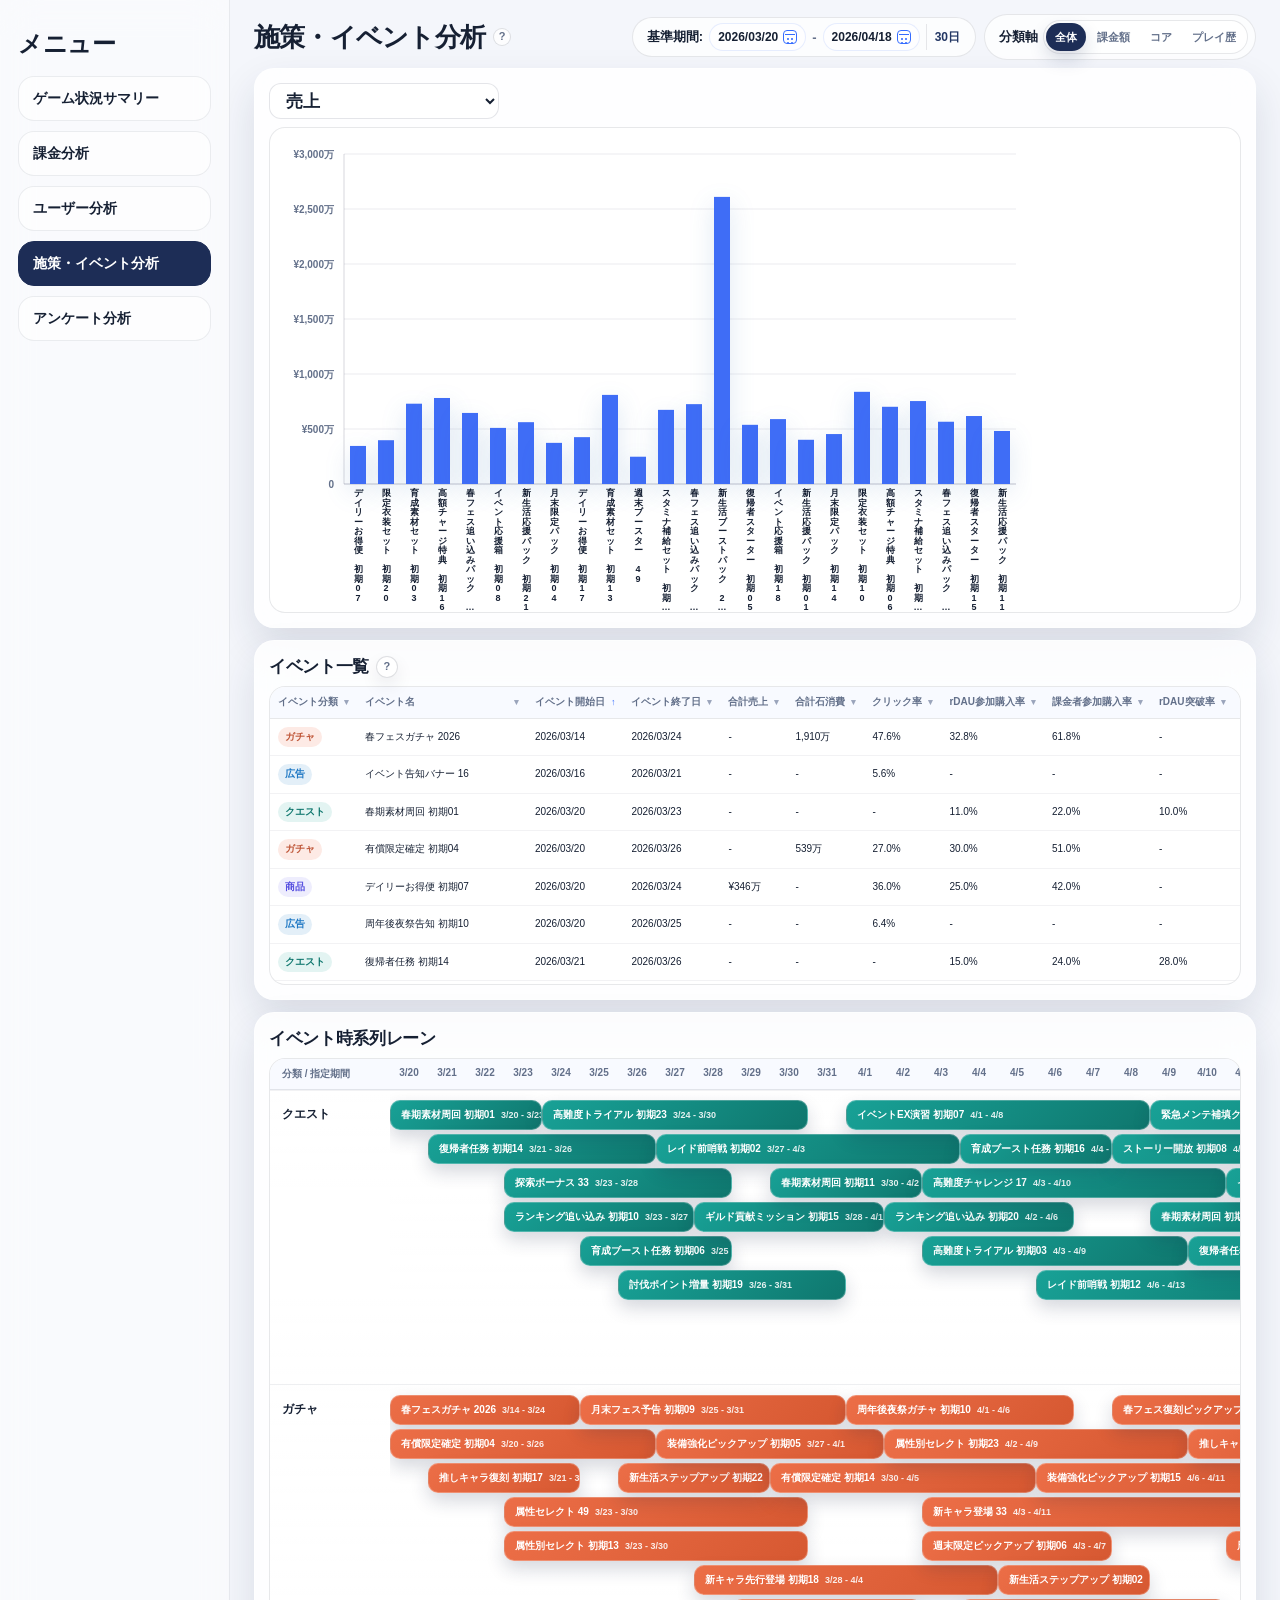
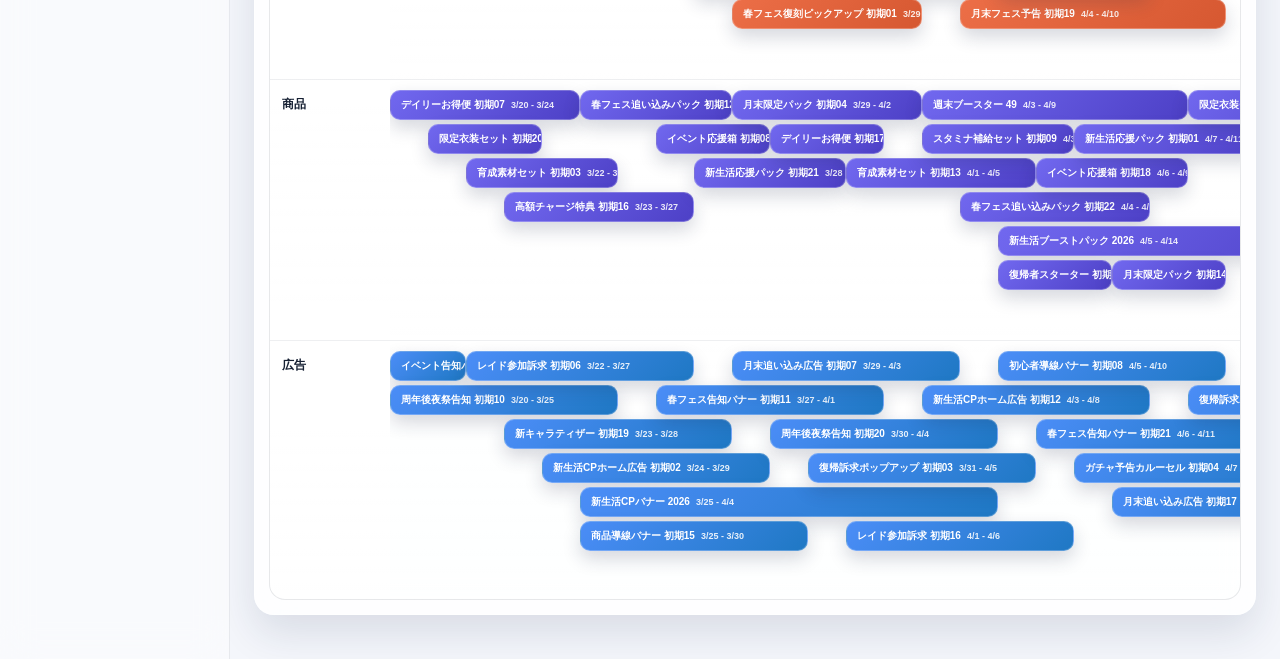
<file: docs/dashboard/mock/event_timeline.html>
<!doctype html>
<html lang="ja">
<head>
  <meta charset="utf-8">
  <meta name="viewport" content="width=device-width, initial-scale=1">
  <title>施策・イベント分析</title>
  <style>
    :root {
  --font-sans: "Noto Sans JP", "Yu Gothic UI", "Yu Gothic", "Hiragino Sans", "Meiryo", sans-serif;
  --font-number: var(--font-sans);
      --bg:#f4f6fb;
      --surface:rgba(255,255,255,0.84); --line:rgba(22,32,51,0.10);
      --ink:#162033; --muted:#63708a; --nav:#1d2d56; --blue:#356cff;
      --orange:#ec6e47; --teal:#18a196; --violet:#7168ef;
      --shadow:0 18px 40px rgba(27,39,74,0.12); --radius:20px;
    }
    * { box-sizing:border-box; }
    html, body { margin:0; min-height:100%; }
    body {
      min-height:100vh;
      color:var(--ink);
      font-family:var(--font-sans);
      background:var(--bg);
    }
    button,
    input,
    select {
      font:inherit;
    }
    .app-layout { display:grid; grid-template-columns:var(--dashboard-nav-width, 230px) minmax(0,1fr); min-height:100vh; }
    .page {
      min-width:0; min-height:100vh; height:auto; overflow:visible; padding:14px 24px 44px;
      display:block;
    }
    .page > .panel + .panel {
      margin-top:12px;
    }
    .page-head {
      position:relative; z-index:5000; display:grid; grid-template-columns:minmax(160px,1fr) auto;
      align-items:center; gap:14px; margin-bottom:8px;
    }
    .title-block { display:grid; gap:0; min-width:0; }
    .kicker { display:none; margin:0; color:var(--muted); font-size:12px; font-weight:700; }
    .title-line { display:flex; align-items:center; gap:8px; min-width:0; }
    h1,
    h2,
    h3,
    p {
      margin:0;
    }
    h1 {
      font:700 clamp(24px, 2vw, 30px) var(--font-sans);
      line-height:1.05;
      letter-spacing:-0.03em;
    }
    .head-side {
      grid-column:auto; display:flex; justify-content:flex-end; justify-items:end; align-items:center;
      min-width:0; gap:8px;
    }
    .control-row {
      display:flex; align-items:center; flex-wrap:wrap; justify-content:flex-end; gap:10px;
    }
    .event-condition-bar,
    .period-picker,
    .segment {
      display:flex; flex-wrap:wrap; align-items:center; gap:8px;
    }
    .event-condition-bar { justify-content:flex-end; align-items:center; gap:8px; }
    .period-picker { position:relative; display:inline-flex; flex-wrap:nowrap; }
    .info-tip {
      position:relative; z-index:6000; display:inline-flex; align-items:center; justify-content:center;
      flex:0 0 auto; width:18px; height:18px; border:1px solid rgba(22,32,51,0.14);
      border-radius:999px; background:rgba(255,255,255,0.8); color:var(--muted);
      font-size:11px; font-weight:800; line-height:1; cursor:help;
    }
    .chip {
      display:inline-flex; align-items:center; gap:8px; padding:10px 14px;
      border-radius:999px; background:rgba(255,255,255,0.76); border:1px solid rgba(22,32,51,0.08);
      color:var(--ink); font-size:12px; font-weight:700;
    }
    .period-chip,
    .condition-object {
      display:inline-flex; align-items:center; gap:7px; min-height:36px;
      border:1px solid var(--line); border-radius:999px; background:rgba(255,255,255,0.74);
      color:var(--ink); font-size:13px; font-weight:800; white-space:nowrap;
    }
    .period-range-chip { gap:6px; padding:5px 7px 5px 14px; }
    .period-chip strong { flex:0 0 auto; font-weight:800; }
    .period-date-button {
      display:inline-flex; align-items:center; gap:5px; min-height:28px; padding:4px 8px;
      border:1px solid rgba(63,109,246,0.12); border-radius:999px;
      background:rgba(255,255,255,0.62); color:var(--ink);
      font:800 12px/1 var(--font-sans); white-space:nowrap; cursor:pointer;
    }
    .period-date-button:hover,
    .period-date-button.is-active {
      border-color:rgba(63,109,246,0.24); background:rgba(255,255,255,0.94);
      box-shadow:0 10px 22px rgba(19,31,55,0.12);
    }
    .period-separator { color:var(--muted); }
    .period-days-badge {
      display:inline-flex; align-items:center; min-height:26px; padding:4px 8px;
      border-left:1px solid var(--line); color:#223663; font-size:12px; font-weight:900; line-height:1;
    }
    .calendar-mark {
      position:relative; display:inline-block; flex:0 0 14px; width:14px; height:14px;
      border:1.5px solid currentColor; border-radius:4px; color:var(--blue);
      pointer-events:none;
    }
    .calendar-mark::before {
      content:""; position:absolute; top:3px; left:1px; right:1px; border-top:1.5px solid currentColor;
    }
    .calendar-mark::after {
      content:""; position:absolute; top:7px; left:3px; width:2px; height:2px; background:currentColor;
      box-shadow:4px 0 0 currentColor,0 4px 0 currentColor,4px 4px 0 currentColor; opacity:.8;
    }
    .calendar-popover {
      position:absolute; top:calc(100% + 8px); right:0; z-index:5000; width:292px; padding:12px;
      border:1px solid var(--line); border-radius:18px; background:rgba(255,255,255,0.98);
      box-shadow:0 18px 42px rgba(19,31,55,0.16);
    }
    .calendar-popover-head,
    .calendar-month-switch {
      display:flex; align-items:center; justify-content:space-between; gap:8px;
    }
    .calendar-popover-head { color:var(--muted); font-size:11px; font-weight:800; }
    .calendar-range-preview { margin:8px 0; color:var(--ink); font-size:12px; font-weight:900; }
    .calendar-month-switch { margin-bottom:8px; }
    .calendar-nav-button {
      width:28px; height:28px; border:1px solid var(--line); border-radius:9px; background:rgba(63,109,246,0.08);
      color:var(--blue); font-weight:900; cursor:pointer;
    }
    .calendar-month-value { font-size:12px; font-weight:900; }
    .calendar-date-grid { display:grid; grid-template-columns:repeat(7,1fr); gap:4px; }
    .calendar-date {
      height:28px; border:1px solid transparent; border-radius:9px; background:rgba(63,109,246,0.06);
      color:var(--ink); font:800 11px/1 var(--font-sans); cursor:pointer;
    }
    .calendar-date:hover { border-color:rgba(63,109,246,0.24); background:rgba(63,109,246,0.12); }
    .calendar-date.is-in-range { background:rgba(63,109,246,0.13); color:#223663; }
    .calendar-date.is-start,
    .calendar-date.is-end { background:var(--blue); color:#fff; }
    .calendar-date:disabled { opacity:.32; cursor:not-allowed; background:rgba(33,42,74,0.04); }
    .condition-object { position:relative; padding:5px 7px 5px 14px; }
    .control-group { display:flex; gap:5px; align-items:center; }
    .control-label {
      display:inline-flex; align-items:center; gap:4px;
      color:var(--ink); font-size:13px; font-weight:800; white-space:nowrap;
    }
    .segment {
      min-width:0; gap:2px; padding:2px; flex-wrap:nowrap;
      border:1px solid var(--line); border-radius:999px; background:rgba(255,255,255,0.7);
    }
    .segment-button {
      min-height:28px; padding:7px 9px; border:0; border-radius:999px;
      background:transparent; color:var(--muted);
      font-size:11px; font-weight:800; line-height:1; cursor:pointer; white-space:nowrap;
    }
    .segment-button.is-active {
      background:var(--nav); color:#fff; box-shadow:0 8px 18px rgba(29,45,86,0.18);
    }
    .classification-control { z-index:5002; }
    .classification-segment-popover {
      position:absolute; top:100%; right:0; z-index:5003; width:max-content; min-width:100%;
      max-width:calc(100vw - 32px); overflow-x:auto; padding:8px;
      border:1px solid var(--line); border-radius:16px; background:rgba(255,255,255,0.96);
      box-shadow:0 18px 42px rgba(19,31,55,0.16);
      opacity:0; pointer-events:none; transform:translateY(-2px);
      transition:opacity 140ms ease, transform 140ms ease;
    }
    .classification-control.is-open .classification-segment-popover {
      opacity:1; pointer-events:auto; transform:translateY(0);
    }
    .classification-segment-title {
      padding:2px 6px 7px; color:var(--muted); font-size:10px; font-weight:900; line-height:1;
    }
    .classification-segment-list { display:flex; flex-wrap:nowrap; gap:4px; }
    .classification-segment-list .segment-button {
      flex:0 0 auto; background:rgba(53,108,255,0.07); white-space:nowrap;
    }
    .classification-segment-list .segment-button.is-active { background:var(--nav); }
    .panel { 
      min-width:0; min-height:0; display:grid; grid-template-rows:auto minmax(0,1fr); gap:8px;
      padding:14px; border-radius:var(--radius); background:var(--surface); border:1px solid rgba(255,255,255,0.5);
      box-shadow:var(--shadow); backdrop-filter:blur(18px);
    }
    .panel-header { display:flex; justify-content:space-between; align-items:flex-start; gap:10px; }
    .panel-title { margin:0; font:700 17px var(--font-number); letter-spacing:-0.02em; }
    .panel-title-row { display:inline-flex; align-items:center; gap:7px; position:relative; }
    .panel-subtitle { margin:2px 0 0; color:var(--muted); font-size:10px; line-height:1.45; }
    .panel-count { color:var(--muted); font-size:11px; font-weight:700; white-space:nowrap; }
    .insight-tip { position:relative; z-index:60; display:inline-flex; align-items:center; flex:0 0 auto; }
    .insight-button {
      width:22px; height:22px; border:1px solid rgba(22,32,51,0.14); border-radius:999px;
      background:rgba(255,255,255,0.74); color:var(--muted);
      box-shadow:0 8px 18px rgba(19,31,55,0.08);
      font:800 11px/1 var(--font-sans);
      cursor:help;
    }
    .insight-button:hover,
    .insight-button:focus-visible {
      border-color:rgba(63,109,246,0.46); color:var(--blue); outline:none;
    }
    .insight-popover {
      position:absolute; top:calc(100% + 9px); left:0; z-index:1000;
      width:min(360px,70vw); padding:12px 13px; border-radius:14px;
      background:rgba(22,32,51,0.96); color:rgba(255,255,255,0.94);
      box-shadow:0 18px 44px rgba(19,31,55,0.28);
      opacity:0; visibility:hidden; pointer-events:none; transform:translateY(-4px);
      transition:opacity 0.15s ease, transform 0.15s ease, visibility 0.15s ease;
      text-align:left; white-space:normal; letter-spacing:0;
    }
    .insight-tip:hover .insight-popover,
    .insight-tip:focus-within .insight-popover {
      opacity:1; visibility:visible; pointer-events:auto; transform:translateY(0);
    }
    .insight-kicker {
      display:block; margin-bottom:6px; color:rgba(255,255,255,0.76);
      font-size:11px; font-weight:800; letter-spacing:0.06em;
    }
    .insight-copy { display:block; font-size:12px; line-height:1.7; font-weight:700; }
    .graph-controls { display:flex; align-items:center; justify-content:flex-start; gap:8px; flex-wrap:wrap; }
    .graph-select {
      height:36px; min-width:230px; border:1px solid rgba(33,42,74,0.12); border-radius:12px;
      background:rgba(255,255,255,0.86); color:var(--ink); font:800 17px/1.2 var(--font-number);
      letter-spacing:-0.02em; padding:0 34px 0 12px; cursor:pointer;
    }
    .graph-count { color:var(--muted); font-size:11px; font-weight:700; white-space:nowrap; }
    .graph-shell {
      min-height:0; height:100%; overflow:auto; padding:10px 10px 8px; border-radius:16px; border:1px solid var(--line);
      background:rgba(255,255,255,0.58); position:relative;
    }
    .bar-chart {
      display:block; min-width:max-content;
    }
    .chart-grid-line {
      stroke:rgba(33,42,74,0.09); stroke-width:1;
    }
    .chart-axis {
      stroke:rgba(33,42,74,0.18); stroke-width:1;
    }
    .chart-tick-label {
      fill:var(--muted); font-size:10px; font-weight:800;
    }
    .chart-bar {
      fill:#3f6df6;
      filter:drop-shadow(0 8px 12px rgba(31,99,166,0.16));
    }
    .chart-bar-group { cursor:default; }
    .chart-bar-group:hover .chart-bar { fill:#2f5ee8; }
    .svg-bar-label {
      fill:var(--ink); font-size:9px; font-weight:800;
    }
    .graph-hover-tooltip {
      position:fixed; z-index:80; display:grid; gap:4px; min-width:190px; max-width:280px;
      padding:10px 12px; border-radius:10px; background:rgba(23,33,59,0.96); color:#fff;
      box-shadow:0 14px 32px rgba(20,30,55,0.24); border:1px solid rgba(255,255,255,0.16);
      pointer-events:none; opacity:0; visibility:hidden; transform:translate3d(0,0,0);
      transition:opacity 80ms ease; font-size:11px; line-height:1.45;
    }
    .graph-hover-tooltip.is-visible { opacity:1; visibility:visible; }
    .graph-tooltip-name { font-size:12px; font-weight:900; }
    .graph-tooltip-meta { color:rgba(255,255,255,0.72); font-weight:700; }
    .graph-tooltip-value { font:900 14px/1.3 var(--font-number); }
    .graph-empty {
      height:100%; min-height:128px; display:grid; place-items:center;
      color:var(--muted); font-size:12px; font-weight:700;
    }
    .graph-panel {
      grid-template-rows:auto minmax(0,1fr);
      height:560px;
      min-height:560px;
      max-height:560px;
    }
    .table-panel { grid-template-rows:auto minmax(0,1fr); height:360px; min-height:360px; max-height:360px; }
    .table-toolbar { display:flex; justify-content:flex-end; align-items:center; gap:10px; flex-wrap:wrap; }
    .table-button {
      height:32px; border:1px solid var(--line); border-radius:10px;
      background:rgba(63,109,246,0.10); color:var(--blue); font-size:11px; font-weight:700; padding:0 12px;
      cursor:pointer;
    }
    .table-count { color:var(--muted); font-size:11px; font-weight:700; white-space:nowrap; }
    .table-wrap {
      min-height:0; height:100%; overflow:auto; border-radius:16px; border:1px solid var(--line);
      background:rgba(255,255,255,0.62);
    }
    table { width:100%; border-collapse:collapse; font-size:10px; line-height:1.45; }
    thead th {
      position:sticky; top:0; z-index:1; background:rgba(248,250,255,0.96);
      padding:0; border-bottom:1px solid var(--line); white-space:nowrap;
    }
    .filter-header { position:relative; }
    .filter-header.is-open { z-index:30; }
    .filter-header-button {
      width:100%; display:flex; align-items:center; gap:6px; padding:8px;
      border:none; background:transparent; color:var(--muted); font-size:10px; font-weight:700;
      text-align:left; cursor:pointer;
    }
    .filter-header-button::after { content:"▾"; color:#9aa4bb; font-size:9px; margin-left:auto; }
    .filter-header-button.is-asc::after { content:"↑"; color:var(--blue); }
    .filter-header-button.is-desc::after { content:"↓"; color:var(--blue); }
    .filter-header-button.is-filtered { color:var(--blue); }
    .excel-filter-menu {
      position:absolute; top:calc(100% + 4px); left:0; z-index:20; display:none;
      width:220px; padding:9px; border-radius:12px; border:1px solid rgba(33,42,74,0.14);
      background:rgba(255,255,255,0.98); box-shadow:0 18px 40px rgba(27,39,74,0.18);
    }
    .filter-header.is-open .excel-filter-menu { display:grid; gap:8px; }
    .filter-sort-row { display:grid; grid-template-columns:1fr 1fr; gap:6px; }
    .filter-sort-button,
    .filter-clear-button {
      height:28px; border-radius:8px; border:1px solid var(--line); background:rgba(63,109,246,0.08);
      color:var(--ink); font:700 10px/1 var(--font-sans); cursor:pointer;
    }
    .filter-clear-button { width:100%; color:var(--blue); background:rgba(63,109,246,0.10); }
    .filter-search {
      width:100%; height:30px; border-radius:8px; border:1px solid var(--line);
      background:rgba(255,255,255,0.9); color:var(--ink); font:inherit; font-size:11px; padding:0 9px;
    }
    .filter-range-row { display:grid; grid-template-columns:1fr 1fr; gap:6px; }
    .filter-range-input {
      width:100%; height:30px; border-radius:8px; border:1px solid var(--line);
      background:rgba(255,255,255,0.9); color:var(--ink); font:inherit; font-size:11px; padding:0 8px;
    }
    .filter-range-note { color:var(--muted); font-size:10px; line-height:1.4; }
    .filter-values { display:grid; gap:5px; max-height:150px; overflow:auto; padding:2px 2px 2px 0; }
    .filter-check {
      display:flex; align-items:center; gap:7px; min-height:22px; color:var(--ink);
      font-size:11px; white-space:nowrap;
    }
    .filter-date-tree { display:grid; gap:4px; max-height:190px; overflow:auto; padding:2px 2px 2px 0; }
    .filter-check.is-year { font-weight:800; }
    .filter-check.is-month { padding-left:18px; font-weight:700; }
    .filter-check.is-day { padding-left:36px; }
    .filter-check input { width:13px; height:13px; margin:0; accent-color:var(--blue); }
    .filter-empty { color:var(--muted); font-size:11px; padding:6px 2px; }
    tbody td { padding:8px; border-bottom:1px solid rgba(33,42,74,0.06); white-space:nowrap; }
    tbody tr:nth-child(even) { background:rgba(255,255,255,0.44); }
    .category-chip {
      display:inline-flex; align-items:center; padding:3px 7px; border-radius:999px;
      font-size:10px; font-weight:700; background:rgba(63,109,246,0.10); color:var(--ink);
    }
    .category-chip.quest { background:rgba(24,161,150,0.12); color:#0f776e; }
    .category-chip.gacha { background:rgba(236,110,71,0.14); color:#bf5638; }
    .category-chip.product { background:rgba(113,104,239,0.12); color:#564fe0; }
    .category-chip.ad { background:rgba(31,120,196,0.12); color:#1f78c4; }
    .timeline-panel {
      grid-template-rows:auto auto; align-content:start;
      min-height:var(--timeline-panel-height,320px);
    }
    .timeline-wrap {
      min-height:0; height:var(--timeline-wrap-height,auto); overflow-x:auto; overflow-y:visible; border-radius:16px; border:1px solid var(--line);
      background:linear-gradient(180deg,rgba(255,255,255,.72),rgba(255,255,255,.46));
      isolation:isolate;
    }
    .timeline { min-width:920px; }
    .axis {
      display:grid; grid-template-columns:120px repeat(30,minmax(24px,1fr));
      position:sticky; top:0; z-index:20; background:#f8faff; border-bottom:1px solid var(--line);
      box-shadow:0 1px 0 rgba(33,42,74,.06);
    }
    .axis div { padding:8px 4px; font-size:10px; font-weight:700; color:var(--muted); text-align:center; }
    .axis .label { text-align:left; padding-left:12px; }
    .lane {
      display:grid; grid-template-columns:120px repeat(30,minmax(24px,1fr));
      grid-template-rows:var(--lane-height,96px);
      min-height:var(--lane-height,96px); border-bottom:1px solid rgba(23,33,59,.07); position:relative;
    }
    .lane:last-child { border-bottom:0; }
    .lane-name {
      padding:16px 12px; font-size:12px; font-weight:700; display:flex; align-items:flex-start;
      background:rgba(255,255,255,.28); position:sticky; left:0; z-index:3; grid-row:1; grid-column:1;
    }
    .cell { border-left:1px dashed rgba(23,33,59,.08); grid-row:1; }
    .weekend { background:rgba(63,109,246,.035); }
    .event-layer { grid-column:2 / -1; grid-row:1; position:relative; z-index:2; min-height:0; overflow:hidden; padding-top:10px; }
    .event {
      position:absolute; height:30px; border-radius:10px; color:#fff; padding:6px 10px;
      font-size:10px; font-weight:700; display:flex; align-items:center; gap:6px;
      box-shadow:0 8px 18px rgba(28,39,72,.18); border:1px solid rgba(255,255,255,.25);
      overflow:hidden; white-space:nowrap; text-overflow:ellipsis;
    }
    .event small { opacity:.88; font-size:9px; }
    .event.quest { background:linear-gradient(135deg,#18a196,#0f776e); }
    .event.gacha { background:linear-gradient(135deg,#ec6e47,#d65831); }
    .event.product { background:linear-gradient(135deg,#7168ef,#4d40c6); }
    .event.ad { background:linear-gradient(135deg,#4b8df7,#1f78c4); }
    @media (max-width:1280px) {
      .page { height:auto; overflow:visible; }
      body { min-height:100vh; }
      .panel { min-height:260px; }
      .graph-panel { height:560px; min-height:560px; max-height:560px; }
      .table-panel { height:360px; min-height:360px; max-height:360px; }
      .timeline-panel { min-height:320px; }
    }
    @media (max-width:860px) {
      .app-layout { grid-template-columns:1fr; }
      .page-head { grid-template-columns:1fr; justify-content:stretch; }
      .head-side { justify-content:flex-start; justify-items:start; align-items:flex-start; }
      .event-condition-bar { justify-content:flex-start; }
      .control-row { justify-content:flex-start; }
    }
  </style>
  <link rel="stylesheet" href="../shared/dashboard_nav.css">
</head>
<body data-analysis-page="events">
  <div class="app-layout">
    <aside data-dashboard-nav data-active="events" data-base="../"></aside>
    <main class="analysis-page page">
      <section class="page-head">
        <div class="title-block">
          <p class="kicker">Event Analysis</p>
          <div class="title-line">
            <h1>施策・イベント分析</h1>
            <span class="info-tip" tabindex="0" aria-label="施策・イベントと主要指標を同じ時間軸で見比べ、売上や参加率の変化要因を確認する分析画面です。" title="施策・イベントと主要指標を同じ時間軸で見比べ、売上や参加率の変化要因を確認する分析画面です。">?</span>
          </div>
        </div>
        <div class="head-side">
          <div class="event-condition-bar period-control condition-bar" id="eventConditionBar" aria-label="分析条件"></div>
        </div>
      </section>

      <section class="panel graph-panel" aria-label="イベント指標グラフ">
        <div class="panel-header">
          <div class="graph-controls">
            <select class="graph-select" id="graphMetricSelect" aria-label="表示指標">
              <option value="revenue">売上</option>
              <option value="stone">石消費</option>
              <option value="clickRate">クリック率</option>
              <option value="dmauRate">rDAU参加購入率</option>
              <option value="payerRate">課金者参加購入率</option>
              <option value="dmauClearRate">rDAU突破率</option>
              <option value="payerClearRate">課金者突破率</option>
            </select>
          </div>
        </div>
        <div class="graph-shell" id="eventGraph" aria-label="イベント指標グラフ"></div>
      </section>

      <section class="panel table-panel">
        <div class="panel-header">
          <div>
            <h2 class="panel-title panel-title-row">
              イベント一覧
              <span class="insight-tip">
                <button class="insight-button" type="button" aria-label="イベント一覧の説明を表示">?</button>
                <span class="insight-popover" role="tooltip">
                  <span class="insight-kicker">イベント一覧の見方</span>
                  <span class="insight-copy">ゲーム内のあらゆる事象を一覧化し、時系列グラフと見合わせて何が起こったかを確認するための表です。</span>
                </span>
              </span>
            </h2>
          </div>
        </div>
        <div class="table-wrap">
          <table>
            <thead>
              <tr>
                <th><div class="filter-header" data-filter-header="category"><button class="filter-header-button" type="button" data-filter-toggle="category">イベント分類</button><div class="excel-filter-menu" data-filter-menu="category"></div></div></th>
                <th><div class="filter-header" data-filter-header="name"><button class="filter-header-button" type="button" data-filter-toggle="name">イベント名</button><div class="excel-filter-menu" data-filter-menu="name"></div></div></th>
                <th><div class="filter-header" data-filter-header="start"><button class="filter-header-button" type="button" data-filter-toggle="start">イベント開始日</button><div class="excel-filter-menu" data-filter-menu="start"></div></div></th>
                <th><div class="filter-header" data-filter-header="end"><button class="filter-header-button" type="button" data-filter-toggle="end">イベント終了日</button><div class="excel-filter-menu" data-filter-menu="end"></div></div></th>
                <th><div class="filter-header" data-filter-header="revenue"><button class="filter-header-button" type="button" data-filter-toggle="revenue">合計売上</button><div class="excel-filter-menu" data-filter-menu="revenue"></div></div></th>
                <th><div class="filter-header" data-filter-header="stone"><button class="filter-header-button" type="button" data-filter-toggle="stone">合計石消費</button><div class="excel-filter-menu" data-filter-menu="stone"></div></div></th>
                <th><div class="filter-header" data-filter-header="clickRate"><button class="filter-header-button" type="button" data-filter-toggle="clickRate">クリック率</button><div class="excel-filter-menu" data-filter-menu="clickRate"></div></div></th>
                <th><div class="filter-header" data-filter-header="dmauRate"><button class="filter-header-button" type="button" data-filter-toggle="dmauRate">rDAU参加購入率</button><div class="excel-filter-menu" data-filter-menu="dmauRate"></div></div></th>
                <th><div class="filter-header" data-filter-header="payerRate"><button class="filter-header-button" type="button" data-filter-toggle="payerRate">課金者参加購入率</button><div class="excel-filter-menu" data-filter-menu="payerRate"></div></div></th>
                <th><div class="filter-header" data-filter-header="dmauClearRate"><button class="filter-header-button" type="button" data-filter-toggle="dmauClearRate">rDAU突破率</button><div class="excel-filter-menu" data-filter-menu="dmauClearRate"></div></div></th>
                <th><div class="filter-header" data-filter-header="payerClearRate"><button class="filter-header-button" type="button" data-filter-toggle="payerClearRate">課金者突破率</button><div class="excel-filter-menu" data-filter-menu="payerClearRate"></div></div></th>
              </tr>
            </thead>
            <tbody id="eventTableBody"></tbody>
          </table>
        </div>
      </section>

      <section class="panel timeline-panel">
        <div class="panel-header">
          <div>
            <h2 class="panel-title">イベント時系列レーン</h2>
          </div>
        </div>
        <div class="timeline-wrap">
          <div class="timeline" id="timeline"></div>
        </div>
      </section>
    </main>
  </div>

  <script src="../shared/dashboard_nav.js"></script>
  <script>
    const startDate = "2024-01-01";
    const endDate = "2026-04-18";
    const defaultPeriodDays = 30;
    const categories = [
      { value: "クエスト", label: "クエスト" },
      { value: "ガチャ", label: "ガチャ" },
      { value: "商品", label: "商品" },
      { value: "広告", label: "広告" }
    ];
    const classificationOptions = [
      ["all", "全体"],
      ["spend", "課金額"],
      ["core", "コア"],
      ["playHistory", "プレイ歴"]
    ];
    const classificationSegments = {
      spend: [["free", "無課金"], ["light", "軽課金"], ["mid", "中課金"], ["heavy", "重課金"]],
      core: [["login", "ログイン"], ["lite", "ライト"], ["middle", "ミドル"], ["core", "コア"]],
      playHistory: [["play30", "30日以内"], ["play90", "31〜90日"], ["play180", "91〜180日"], ["play181", "181日以上"]]
    };
    let eventFilterState;
    let eventPeriodEnd = parseIsoDate(endDate);
    let eventPeriodStart = addDays(eventPeriodEnd, -(defaultPeriodDays - 1));
    let calendarCursor = new Date(eventPeriodEnd.getFullYear(), eventPeriodEnd.getMonth(), 1);
    let calendarOpen = false;
    let calendarTarget = "start";
    let eventClassification = "all";
    let eventSegment = "all";
    let eventSegmentOpen = false;
    const eventRows = [
      { category: "ガチャ", name: "新春フェスガチャ 2024", start: "2024-01-01", end: "2024-01-10", revenue: null, stone: 12.8e6, clickRate: 0.471, dmauRate: 0.318, payerRate: 0.612, dmauClearRate: null, payerClearRate: null },
      { category: "クエスト", name: "バレンタインランキング 2024", start: "2024-02-14", end: "2024-02-24", revenue: null, stone: null, clickRate: null, dmauRate: 0.232, payerRate: 0.318, dmauClearRate: 0.174, payerClearRate: 0.263 },
      { category: "商品", name: "春の育成パック 2024", start: "2024-04-01", end: "2024-04-10", revenue: 18.6e6, stone: null, clickRate: 0.218, dmauRate: 0.136, payerRate: 0.398, dmauClearRate: null, payerClearRate: null },
      { category: "広告", name: "春フェス告知バナー 2024", start: "2024-03-18", end: "2024-03-31", revenue: null, stone: null, clickRate: 0.087, dmauRate: null, payerRate: null, dmauClearRate: null, payerClearRate: null },
      { category: "ガチャ", name: "夏フェスガチャ 2024", start: "2024-07-19", end: "2024-07-30", revenue: null, stone: 15.4e6, clickRate: 0.486, dmauRate: 0.326, payerRate: 0.628, dmauClearRate: null, payerClearRate: null },
      { category: "広告", name: "水着復刻ティザー広告 2024", start: "2024-07-05", end: "2024-07-18", revenue: null, stone: null, clickRate: 0.104, dmauRate: null, payerRate: null, dmauClearRate: null, payerClearRate: null },
      { category: "クエスト", name: "秋の探索イベント 2024", start: "2024-10-08", end: "2024-10-18", revenue: null, stone: null, clickRate: null, dmauRate: 0.216, payerRate: 0.292, dmauClearRate: 0.158, payerClearRate: 0.241 },
      { category: "商品", name: "新春福袋 2025", start: "2025-01-01", end: "2025-01-08", revenue: 23.1e6, stone: null, clickRate: 0.232, dmauRate: 0.148, payerRate: 0.421, dmauClearRate: null, payerClearRate: null },
      { category: "広告", name: "周年カムバック広告 2025", start: "2025-09-01", end: "2025-09-15", revenue: null, stone: null, clickRate: 0.127, dmauRate: null, payerRate: null, dmauClearRate: null, payerClearRate: null },
      { category: "ガチャ", name: "周年前夜祭ガチャ 2025", start: "2025-09-12", end: "2025-09-25", revenue: null, stone: 18.6e6, clickRate: 0.493, dmauRate: 0.337, payerRate: 0.646, dmauClearRate: null, payerClearRate: null },
      { category: "クエスト", name: "年末レイド 2025", start: "2025-12-26", end: "2026-01-08", revenue: null, stone: null, clickRate: null, dmauRate: 0.247, payerRate: 0.329, dmauClearRate: 0.189, payerClearRate: 0.282 },
      { category: "ガチャ", name: "春フェスガチャ 2026", start: "2026-03-14", end: "2026-03-24", revenue: null, stone: 19.1e6, clickRate: 0.476, dmauRate: 0.328, payerRate: 0.618, dmauClearRate: null, payerClearRate: null },
      { category: "広告", name: "新生活CPバナー 2026", start: "2026-03-25", end: "2026-04-04", revenue: null, stone: null, clickRate: 0.093, dmauRate: null, payerRate: null, dmauClearRate: null, payerClearRate: null },
      { category: "商品", name: "新生活ブーストパック 2026", start: "2026-04-05", end: "2026-04-14", revenue: 26.1e6, stone: null, clickRate: 0.224, dmauRate: 0.141, payerRate: 0.409, dmauClearRate: null, payerClearRate: null },
      { category: "クエスト", name: "緊急メンテ補填クエスト 2026", start: "2026-04-09", end: "2026-04-18", revenue: null, stone: null, clickRate: null, dmauRate: 0.196, payerRate: 0.271, dmauClearRate: 0.141, payerClearRate: 0.214 }
    ].concat(createMockEventRows(), createInitialPeriodEventRows());
    const columnDefs = [
      { key: "category", label: "イベント分類", type: "text", value: row => row.category },
      { key: "name", label: "イベント名", type: "text", value: row => row.name },
      { key: "start", label: "イベント開始日", type: "dateTree", value: row => formatDate(row.start), filterValue: row => row.start, sortValue: row => Date.parse(row.start) },
      { key: "end", label: "イベント終了日", type: "dateTree", value: row => formatDate(row.end), filterValue: row => row.end, sortValue: row => Date.parse(row.end) },
      { key: "revenue", label: "合計売上", type: "number", value: row => formatOptionalMoney(row.revenue), sortValue: row => row.revenue, rangeValue: row => row.revenue == null ? null : row.revenue / 10000, rangeUnit: "万円" },
      { key: "stone", label: "合計石消費", type: "number", value: row => formatOptionalCount(row.stone), sortValue: row => row.stone, rangeValue: row => row.stone == null ? null : row.stone / 10000, rangeUnit: "万" },
      { key: "clickRate", label: "クリック率", type: "number", value: row => formatOptionalPercent(row.clickRate, 1), sortValue: row => row.clickRate, rangeValue: row => row.clickRate == null ? null : row.clickRate * 100, rangeUnit: "%" },
      { key: "dmauRate", label: "rDAU参加購入率", type: "number", value: row => formatOptionalPercent(row.dmauRate, 1), sortValue: row => row.dmauRate, rangeValue: row => row.dmauRate == null ? null : row.dmauRate * 100, rangeUnit: "%" },
      { key: "payerRate", label: "課金者参加購入率", type: "number", value: row => formatOptionalPercent(row.payerRate, 1), sortValue: row => row.payerRate, rangeValue: row => row.payerRate == null ? null : row.payerRate * 100, rangeUnit: "%" },
      { key: "dmauClearRate", label: "rDAU突破率", type: "number", value: row => formatOptionalPercent(row.dmauClearRate, 1), sortValue: row => row.dmauClearRate, rangeValue: row => row.dmauClearRate == null ? null : row.dmauClearRate * 100, rangeUnit: "%" },
      { key: "payerClearRate", label: "課金者突破率", type: "number", value: row => formatOptionalPercent(row.payerClearRate, 1), sortValue: row => row.payerClearRate, rangeValue: row => row.payerClearRate == null ? null : row.payerClearRate * 100, rangeUnit: "%" }
    ];
    const chartMetrics = [
      { key: "revenue", label: "売上", value: row => row.revenue, format: formatMoneyShort },
      { key: "stone", label: "石消費", value: row => row.stone, format: formatCountShort },
      { key: "clickRate", label: "クリック率", value: row => row.clickRate, format: value => formatPercent(value, 1) },
      { key: "dmauRate", label: "rDAU参加購入率", value: row => row.dmauRate, format: value => formatPercent(value, 1) },
      { key: "payerRate", label: "課金者参加購入率", value: row => row.payerRate, format: value => formatPercent(value, 1) },
      { key: "dmauClearRate", label: "rDAU突破率", value: row => row.dmauClearRate, format: value => formatPercent(value, 1) },
      { key: "payerClearRate", label: "課金者突破率", value: row => row.payerClearRate, format: value => formatPercent(value, 1) }
    ];
    let selectedGraphMetric = "revenue";
    eventFilterState = { sortKey: "start", sortDir: "asc", columns: createColumnFilters() };

    setupEventConditions();
    renderEventConditions();
    setupGraphControls();
    setupExcelFilters();
    renderFilterMenus();
    syncFilterButtons();
    renderEventViews();

    function setupEventConditions() {
      document.addEventListener("click", event => {
        if (event.target.closest("#eventConditionBar")) return;
        if (!calendarOpen && !eventSegmentOpen) return;
        calendarOpen = false;
        eventSegmentOpen = false;
        renderEventConditions();
      });
    }

    function renderEventConditions() {
      const conditionBar = document.getElementById("eventConditionBar");
      conditionBar.innerHTML = `
        ${renderEventPeriodPicker()}
        ${renderEventClassificationControl()}
      `;
      wireEventConditionControls(conditionBar);
    }

    function wireEventConditionControls(conditionBar) {
      conditionBar.querySelectorAll("[data-event-period-target]").forEach(button => {
        button.addEventListener("click", event => {
          event.stopPropagation();
          eventSegmentOpen = false;
          const nextTarget = button.dataset.eventPeriodTarget;
          const shouldClose = calendarOpen && calendarTarget === nextTarget;
          calendarTarget = nextTarget;
          const anchor = calendarTarget === "start" ? eventPeriodStart : eventPeriodEnd;
          calendarCursor = new Date(anchor.getFullYear(), anchor.getMonth(), 1);
          calendarOpen = !shouldClose;
          renderEventConditions();
        });
      });

      conditionBar.querySelectorAll("[data-event-calendar-shift]").forEach(button => {
        button.addEventListener("click", event => {
          event.stopPropagation();
          eventSegmentOpen = false;
          calendarCursor = addMonths(calendarCursor, Number(button.dataset.eventCalendarShift));
          renderEventConditions();
        });
      });

      conditionBar.querySelectorAll("[data-event-calendar-date]").forEach(button => {
        button.addEventListener("click", event => {
          event.stopPropagation();
          eventSegmentOpen = false;
          applyEventPeriodDate(button.dataset.eventCalendarDate);
          calendarOpen = false;
          renderEventConditions();
          renderEventViews();
        });
      });

      conditionBar.querySelectorAll("[data-event-classification]").forEach(button => {
        button.addEventListener("click", event => {
          event.stopPropagation();
          const nextClassification = button.dataset.eventClassification;
          eventClassification = nextClassification;
          eventSegment = defaultEventSegment(nextClassification);
          eventSegmentOpen = eventClassification !== "all";
          renderEventConditions();
          renderEventViews();
        });
      });

      conditionBar.querySelectorAll("[data-event-segment]").forEach(button => {
        button.addEventListener("click", event => {
          event.stopPropagation();
          eventSegment = button.dataset.eventSegment;
          eventSegmentOpen = true;
          renderEventConditions();
          renderEventViews();
        });
      });

      conditionBar.querySelectorAll(".classification-control").forEach(control => {
        control.addEventListener("click", event => {
          if (event.target.closest("button")) return;
          if (eventClassification === "all") return;
          event.stopPropagation();
          calendarOpen = false;
          eventSegmentOpen = true;
          renderEventConditions();
        });
      });
    }

    function renderEventPeriodPicker() {
      const periodDays = dayDiff(formatIsoDate(eventPeriodStart), formatIsoDate(eventPeriodEnd)) + 1;
      return `
        <div class="period-picker">
          <div class="period-chip period-range-chip">
            <strong>基準期間:</strong>
            <button class="period-date-button${calendarOpen && calendarTarget === "start" ? " is-active" : ""}" type="button" data-event-period-target="start" aria-label="開始日を選択" aria-expanded="${calendarOpen && calendarTarget === "start"}">
              <span>${formatFullDate(eventPeriodStart)}</span>
              <span class="calendar-mark" aria-hidden="true"></span>
            </button>
            <span class="period-separator">-</span>
            <button class="period-date-button${calendarOpen && calendarTarget === "end" ? " is-active" : ""}" type="button" data-event-period-target="end" aria-label="終了日を選択" aria-expanded="${calendarOpen && calendarTarget === "end"}">
              <span>${formatFullDate(eventPeriodEnd)}</span>
              <span class="calendar-mark" aria-hidden="true"></span>
            </button>
            <span class="period-days-badge">${periodDays}日</span>
          </div>
          ${calendarOpen ? renderEventCalendarPopover() : ""}
        </div>
      `;
    }

    function renderEventClassificationControl() {
      const segmentOptions = classificationSegments[eventClassification] || [];
      return `
        <div class="condition-object control-group classification-control${eventSegmentOpen && segmentOptions.length ? " is-open" : ""}">
          <div class="control-label">分類軸</div>
          <div class="segment" role="group" aria-label="分類軸">
            ${classificationOptions.map(([value, label]) => `
              <button class="segment-button${eventClassification === value ? " is-active" : ""}" type="button" data-event-classification="${value}" aria-pressed="${eventClassification === value}" aria-expanded="${value === eventClassification && segmentOptions.length ? eventSegmentOpen : false}">${label}</button>
            `).join("")}
          </div>
          ${segmentOptions.length ? `
            <div class="classification-segment-popover" role="group" aria-label="セグメント">
              <div class="classification-segment-title">セグメント</div>
              <div class="classification-segment-list">
                ${segmentOptions.map(([value, label]) => `
                  <button class="segment-button${eventSegment === value ? " is-active" : ""}" type="button" data-event-segment="${value}" aria-pressed="${eventSegment === value}">${label}</button>
                `).join("")}
              </div>
            </div>
          ` : ""}
        </div>
      `;
    }

    function defaultEventSegment(classification) {
      const segments = classificationSegments[classification] || [];
      return segments[segments.length - 1]?.[0] || "all";
    }

    function renderEventCalendarPopover() {
      const targetLabel = calendarTarget === "start" ? "開始日" : "終了日";
      return `
        <div class="calendar-popover" role="dialog" aria-label="基準期間の${targetLabel}選択">
          <div class="calendar-popover-head">
            <span>${targetLabel}を選択</span>
            <span>${formatFullDate(eventPeriodStart)} - ${formatFullDate(eventPeriodEnd)}</span>
          </div>
          <div class="calendar-range-preview">${formatFullDate(eventPeriodStart)} - ${formatFullDate(eventPeriodEnd)}</div>
          <div class="calendar-month-switch" aria-label="年月を選択">
            <button class="calendar-nav-button" type="button" data-event-calendar-shift="-1" aria-label="前の月">&lt;</button>
            <span class="calendar-month-value">${calendarCursor.getFullYear()}/${pad2(calendarCursor.getMonth() + 1)}</span>
            <button class="calendar-nav-button" type="button" data-event-calendar-shift="1" aria-label="次の月">&gt;</button>
          </div>
          <div class="calendar-date-grid">${renderEventCalendarDates()}</div>
        </div>
      `;
    }

    function renderEventCalendarDates() {
      const year = calendarCursor.getFullYear();
      const month = calendarCursor.getMonth();
      const lastDate = new Date(year, month + 1, 0).getDate();
      return Array.from({ length: lastDate }, (_, index) => {
        const date = new Date(year, month, index + 1);
        const iso = formatIsoDate(date);
        const disabled = date < parseIsoDate(startDate) || date > parseIsoDate(endDate);
        const classes = ["calendar-date"];
        if (date >= eventPeriodStart && date <= eventPeriodEnd) classes.push("is-in-range");
        if (sameDate(date, eventPeriodStart)) classes.push("is-start");
        if (sameDate(date, eventPeriodEnd)) classes.push("is-end");
        return `<button class="${classes.join(" ")}" type="button" data-event-calendar-date="${iso}" ${disabled ? "disabled" : ""}>${date.getDate()}</button>`;
      }).join("");
    }

    function applyEventPeriodDate(value) {
      const next = parseIsoDate(value);
      if (calendarTarget === "start") {
        eventPeriodStart = next;
        if (eventPeriodStart > eventPeriodEnd) eventPeriodEnd = new Date(eventPeriodStart);
      } else {
        eventPeriodEnd = next;
        if (eventPeriodEnd < eventPeriodStart) eventPeriodStart = new Date(eventPeriodEnd);
      }
    }

    function setupGraphControls() {
      const select = document.getElementById("graphMetricSelect");
      select.value = selectedGraphMetric;
      select.addEventListener("change", event => {
        selectedGraphMetric = event.target.value;
        renderGraph();
      });
      setupGraphTooltip();
    }

    function setupGraphTooltip() {
      const graph = document.getElementById("eventGraph");
      ensureGraphTooltip();
      graph.addEventListener("mousemove", event => {
        const target = event.target instanceof Element
          ? event.target.closest("[data-graph-tooltip]")
          : null;
        if (!target || !graph.contains(target)) {
          hideGraphTooltip();
          return;
        }
        showGraphTooltip(target, event);
      });
      graph.addEventListener("mouseleave", hideGraphTooltip);
      graph.addEventListener("scroll", hideGraphTooltip, { passive: true });
    }

    function ensureGraphTooltip() {
      let tooltip = document.getElementById("graphHoverTooltip");
      if (tooltip) return tooltip;
      tooltip = document.createElement("div");
      tooltip.id = "graphHoverTooltip";
      tooltip.className = "graph-hover-tooltip";
      tooltip.setAttribute("role", "tooltip");
      document.body.appendChild(tooltip);
      return tooltip;
    }

    function showGraphTooltip(target, event) {
      const tooltip = ensureGraphTooltip();
      tooltip.replaceChildren(
        tooltipLine("graph-tooltip-name", target.dataset.graphName),
        tooltipLine("graph-tooltip-meta", `期間: ${target.dataset.graphPeriod}`),
        tooltipLine("graph-tooltip-value", `${target.dataset.graphMetric}: ${target.dataset.graphValue}`)
      );
      positionGraphTooltip(tooltip, event.clientX, event.clientY);
      tooltip.classList.add("is-visible");
    }

    function tooltipLine(className, text) {
      const line = document.createElement("span");
      line.className = className;
      line.textContent = text || "";
      return line;
    }

    function positionGraphTooltip(tooltip, x, y) {
      const margin = 12;
      const offset = 14;
      const rect = tooltip.getBoundingClientRect();
      let left = x + offset;
      if (left + rect.width + margin > window.innerWidth) left = x - rect.width - offset;
      let top = y - rect.height / 2;
      top = Math.max(margin, Math.min(window.innerHeight - rect.height - margin, top));
      tooltip.style.left = `${left}px`;
      tooltip.style.top = `${top}px`;
    }

    function hideGraphTooltip() {
      document.getElementById("graphHoverTooltip")?.classList.remove("is-visible");
    }

    function setupExcelFilters() {
      const tableHead = document.querySelector("thead");

      tableHead.addEventListener("click", event => {
        const toggle = event.target.closest("[data-filter-toggle]");
        if (toggle) {
          const key = toggle.dataset.filterToggle;
          const header = toggle.closest(".filter-header");
          const shouldOpen = !header.classList.contains("is-open");
          closeFilterMenus();
          if (shouldOpen) {
            renderFilterMenu(key);
            header.classList.add("is-open");
          }
          return;
        }

        const sortButton = event.target.closest("[data-filter-sort]");
        if (sortButton) {
          eventFilterState.sortKey = sortButton.dataset.filterSort;
          eventFilterState.sortDir = sortButton.dataset.sortDir;
          syncFilterButtons();
          renderEventViews();
          return;
        }

        const clearButton = event.target.closest("[data-filter-clear]");
        if (clearButton) {
          const key = clearButton.dataset.filterClear;
          eventFilterState.columns[key] = createColumnFilter(key);
          renderFilterMenu(key);
          syncFilterButtons();
          renderEventViews();
        }
      });

      tableHead.addEventListener("input", event => {
        if (event.target.matches("[data-filter-search]")) {
          const input = event.target;
          const key = input.dataset.filterSearch;
          const caret = input.selectionStart || input.value.length;
          eventFilterState.columns[key].query = input.value.trim();
          renderFilterMenu(key);
          openFilterMenu(key);
          const nextInput = document.querySelector(`[data-filter-search="${key}"]`);
          if (nextInput) {
            nextInput.focus();
            nextInput.setSelectionRange(caret, caret);
          }
          syncFilterButtons();
          renderEventViews();
          return;
        }

        if (event.target.matches("[data-filter-range]")) {
          const input = event.target;
          const key = input.dataset.filterRange;
          const bound = input.dataset.rangeBound;
          eventFilterState.columns[key][bound] = input.value.trim();
          syncFilterButtons();
          renderEventViews();
        }
      });

      tableHead.addEventListener("change", event => {
        if (!event.target.matches("[data-filter-value], [data-date-tree-value], [data-filter-select-all]")) return;
        const input = event.target;
        const key = input.dataset.filterValueKey || input.dataset.filterSelectAll;
        if (input.matches("[data-filter-select-all]")) {
          eventFilterState.columns[key].selected = input.checked ? null : [];
        } else if (input.matches("[data-date-tree-value]")) {
          const values = input.dataset.filterValues.split("|");
          const allValues = getColumnValues(key);
          const selected = eventFilterState.columns[key].selected === null
            ? new Set(allValues)
            : new Set(eventFilterState.columns[key].selected);
          values.forEach(value => {
            if (input.checked) selected.add(value);
            else selected.delete(value);
          });
          eventFilterState.columns[key].selected = selected.size === allValues.length ? null : Array.from(selected);
        } else {
          const value = input.dataset.filterValue;
          const values = getColumnValues(key);
          const selected = eventFilterState.columns[key].selected === null
            ? new Set(values)
            : new Set(eventFilterState.columns[key].selected);
          if (input.checked) selected.add(value);
          else selected.delete(value);
          eventFilterState.columns[key].selected = selected.size === values.length ? null : Array.from(selected);
        }
        renderFilterMenu(key);
        openFilterMenu(key);
        syncFilterButtons();
        renderEventViews();
      });

      document.addEventListener("click", (event) => {
        if (!event.target.closest(".filter-header")) closeFilterMenus();
      });
    }

    function renderEventViews() {
      renderGraph();
      renderEventTable();
      renderTimeline();
    }

    function createMockEventRows() {
      const templates = {
        "クエスト": [
          "曜日素材ドロップ増量", "高難度チャレンジ", "探索ボーナス", "イベントEX解放", "討伐ポイント2倍",
          "育成応援クエスト", "復刻ストーリー", "ランキング予選", "協力バトル", "ミッションラッシュ",
          "ログイン連動任務", "ストーリー後半戦", "ボスラッシュ", "初心者応援任務", "ギルド討伐戦"
        ],
        "ガチャ": [
          "限定ステップアップ", "復刻ピックアップ", "新キャラ登場", "属性セレクト", "有償限定確定",
          "フェス前夜祭", "水着復刻", "月末フェス", "装備ピックアップ", "推しキャラ再登場",
          "周年カウントダウン", "コラボ記念", "週末限定", "SSR確定", "選べるピックアップ"
        ],
        "商品": [
          "育成パック", "石増量セール", "月初スターター", "週末ブースター", "限定衣装セット",
          "復帰者パック", "イベント応援箱", "高額チャージ特典", "デイリーお得便", "月末追い込み",
          "コラボ記念商品", "素材詰め合わせ", "スタミナ補給", "VIP継続特典", "初心者限定商品"
        ],
        "広告": [
          "イベント告知バナー", "復帰訴求ポップアップ", "新キャラティザー", "セール導線バナー", "ログイン面広告",
          "ホーム大型バナー", "ミッション誘導広告", "ガチャ予告バナー", "商品訴求カルーセル", "周年カムバック広告",
          "コラボ告知広告", "初心者導線バナー", "限定衣装ティザー", "月末追い込み広告", "レイド参加訴求"
        ]
      };
      const categoryCycle = ["クエスト", "ガチャ", "商品", "広告"];
      const totalPeriodDays = dayDiff(startDate, endDate) + 1;
      const latestStartOffset = Math.max(1, totalPeriodDays - 12);
      const rows = [];
      for (let index = 0; index < 216; index++) {
        const category = categoryCycle[index % categoryCycle.length];
        const categoryIndex = Math.floor(index / categoryCycle.length) + 1;
        const startOffset = (index * 11 + categoryIndex * 7) % latestStartOffset;
        const duration = category === "広告" ? 5 + (index % 7) : category === "ガチャ" ? 4 + (index % 5) : category === "商品" ? 2 + (index % 5) : 3 + (index % 6);
        const endOffset = Math.min(totalPeriodDays - 1, startOffset + duration);
        const name = `${templates[category][(categoryIndex - 1) % templates[category].length]} ${String(categoryIndex).padStart(2, "0")}`;
        const dmauRate = Number((0.085 + ((index * 7) % 29) / 100).toFixed(3));
        const payerRate = Number((0.18 + ((index * 11) % 46) / 100).toFixed(3));

        if (category === "クエスト") {
          rows.push({
            category,
            name,
            start: dateFromOffset(startOffset),
            end: dateFromOffset(endOffset),
            revenue: null,
            stone: null,
            clickRate: null,
            dmauRate,
            payerRate,
            dmauClearRate: Number((0.09 + ((index * 5) % 18) / 100).toFixed(3)),
            payerClearRate: Number((0.12 + ((index * 3) % 24) / 100).toFixed(3))
          });
          continue;
        }

        if (category === "広告") {
          rows.push({
            category,
            name,
            start: dateFromOffset(startOffset),
            end: dateFromOffset(endOffset),
            revenue: null,
            stone: null,
            clickRate: Number((0.035 + ((index * 17) % 105) / 1000).toFixed(3)),
            dmauRate: null,
            payerRate: null,
            dmauClearRate: null,
            payerClearRate: null
          });
          continue;
        }

        const isGacha = category === "ガチャ";
        rows.push({
          category,
          name,
          start: dateFromOffset(startOffset),
          end: dateFromOffset(endOffset),
          revenue: isGacha ? null : 2.1e6 + ((index * 37) % 420) * 10000,
          stone: isGacha ? 1.6e6 + ((index * 19) % 360) * 10000 : null,
          clickRate: Number((0.16 + ((index * 13) % 34) / 100).toFixed(3)),
          dmauRate,
          payerRate,
          dmauClearRate: null,
          payerClearRate: null
        });
      }
      return rows;
    }

    function createInitialPeriodEventRows() {
      const periodStart = "2026-03-20";
      const periodEnd = "2026-04-18";
      const templates = {
        "クエスト": [
          "春期素材周回", "レイド前哨戦", "高難度トライアル", "復帰者任務", "ギルド貢献ミッション",
          "育成ブースト任務", "イベントEX演習", "ストーリー開放", "討伐ポイント増量", "ランキング追い込み"
        ],
        "ガチャ": [
          "春フェス復刻ピックアップ", "新生活ステップアップ", "属性別セレクト", "有償限定確定", "装備強化ピックアップ",
          "週末限定ピックアップ", "推しキャラ復刻", "新キャラ先行登場", "月末フェス予告", "周年後夜祭ガチャ"
        ],
        "商品": [
          "新生活応援パック", "春フェス追い込みパック", "育成素材セット", "月末限定パック", "復帰者スターター",
          "高額チャージ特典", "デイリーお得便", "イベント応援箱", "スタミナ補給セット", "限定衣装セット"
        ],
        "広告": [
          "春フェス告知バナー", "新生活CPホーム広告", "復帰訴求ポップアップ", "ガチャ予告カルーセル", "商品導線バナー",
          "レイド参加訴求", "月末追い込み広告", "初心者導線バナー", "新キャラティザー", "周年後夜祭告知"
        ]
      };
      const categoryCycle = ["クエスト", "ガチャ", "商品", "広告"];
      const totalDays = dayDiff(periodStart, periodEnd) + 1;
      const rows = [];

      for (let index = 0; index < 90; index++) {
        const category = categoryCycle[index % categoryCycle.length];
        const groupIndex = Math.floor(index / categoryCycle.length);
        const startOffset = (index * 7 + groupIndex * 9 + (index % categoryCycle.length) * 2) % totalDays;
        const duration = category === "広告" ? 2 + (index % 4) : category === "ガチャ" ? 3 + (index % 5) : category === "商品" ? 2 + (index % 3) : 3 + (index % 5);
        const endOffset = Math.min(totalDays - 1, startOffset + duration);
        const name = `${templates[category][groupIndex % templates[category].length]} 初期${String(groupIndex + 1).padStart(2, "0")}`;
        const dmauRate = Number((0.11 + ((index * 7) % 24) / 100).toFixed(3));
        const payerRate = Number((0.22 + ((index * 11) % 38) / 100).toFixed(3));

        if (category === "クエスト") {
          rows.push({
            category,
            name,
            start: dateFromInitialOffset(periodStart, startOffset),
            end: dateFromInitialOffset(periodStart, endOffset),
            revenue: null,
            stone: null,
            clickRate: null,
            dmauRate,
            payerRate,
            dmauClearRate: Number((0.10 + ((index * 5) % 22) / 100).toFixed(3)),
            payerClearRate: Number((0.14 + ((index * 3) % 28) / 100).toFixed(3))
          });
          continue;
        }

        if (category === "広告") {
          rows.push({
            category,
            name,
            start: dateFromInitialOffset(periodStart, startOffset),
            end: dateFromInitialOffset(periodStart, endOffset),
            revenue: null,
            stone: null,
            clickRate: Number((0.045 + ((index * 17) % 92) / 1000).toFixed(3)),
            dmauRate: null,
            payerRate: null,
            dmauClearRate: null,
            payerClearRate: null
          });
          continue;
        }

        const isGacha = category === "ガチャ";
        rows.push({
          category,
          name,
          start: dateFromInitialOffset(periodStart, startOffset),
          end: dateFromInitialOffset(periodStart, endOffset),
          revenue: isGacha ? null : 3.2e6 + ((index * 41) % 520) * 10000,
          stone: isGacha ? 2.4e6 + ((index * 23) % 430) * 10000 : null,
          clickRate: Number((0.18 + ((index * 13) % 32) / 100).toFixed(3)),
          dmauRate,
          payerRate,
          dmauClearRate: null,
          payerClearRate: null
        });
      }

      return rows;
    }

    function dateFromInitialOffset(base, offset) {
      return formatIsoDate(addDays(parseIsoDate(base), offset));
    }

    function createColumnFilters() {
      return Object.fromEntries(columnDefs.map(def => [def.key, createColumnFilter(def.key)]));
    }

    function createColumnFilter(key) {
      const def = getColumnDef(key);
      return def.type === "number"
        ? { min: "", max: "" }
        : def.type === "dateTree"
          ? { selected: null }
          : { query: "", selected: null };
    }

    function renderFilterMenus() {
      columnDefs.forEach(def => renderFilterMenu(def.key));
    }

    function renderFilterMenu(key) {
      const menu = document.querySelector(`[data-filter-menu="${key}"]`);
      const def = getColumnDef(key);
      const filter = eventFilterState.columns[key];
      if (def.type === "number") {
        menu.innerHTML = `
          <div class="filter-sort-row">
            <button class="filter-sort-button" type="button" data-filter-sort="${key}" data-sort-dir="asc">昇順</button>
            <button class="filter-sort-button" type="button" data-filter-sort="${key}" data-sort-dir="desc">降順</button>
          </div>
          <div class="filter-range-row">
            <input class="filter-range-input" data-filter-range="${key}" data-range-bound="min" type="number" inputmode="decimal" value="${escapeAttr(filter.min)}" placeholder="最小">
            <input class="filter-range-input" data-filter-range="${key}" data-range-bound="max" type="number" inputmode="decimal" value="${escapeAttr(filter.max)}" placeholder="最大">
          </div>
          <div class="filter-range-note">範囲は ${def.rangeUnit} 単位で指定</div>
          <button class="filter-clear-button" type="button" data-filter-clear="${key}">クリア</button>
        `;
        return;
      }

      if (def.type === "dateTree") {
        const values = getColumnValues(key);
        const allChecked = filter.selected === null || filter.selected.length === values.length;
        menu.innerHTML = `
          <div class="filter-sort-row">
            <button class="filter-sort-button" type="button" data-filter-sort="${key}" data-sort-dir="asc">昇順</button>
            <button class="filter-sort-button" type="button" data-filter-sort="${key}" data-sort-dir="desc">降順</button>
          </div>
          <label class="filter-check"><input type="checkbox" data-filter-select-all="${key}" ${allChecked ? "checked" : ""}>すべて</label>
          <div class="filter-date-tree">${renderDateTree(key, values)}</div>
          <button class="filter-clear-button" type="button" data-filter-clear="${key}">クリア</button>
        `;
        return;
      }

      const values = getColumnValues(key);
      const normalizedQuery = normalizeText(filter.query);
      const visibleValues = values.filter(value => !normalizedQuery || normalizeText(value).includes(normalizedQuery));
      const allChecked = filter.selected === null || filter.selected.length === values.length;

      menu.innerHTML = `
        <div class="filter-sort-row">
          <button class="filter-sort-button" type="button" data-filter-sort="${key}" data-sort-dir="asc">昇順</button>
          <button class="filter-sort-button" type="button" data-filter-sort="${key}" data-sort-dir="desc">降順</button>
        </div>
        <input class="filter-search" data-filter-search="${key}" type="search" value="${escapeAttr(filter.query)}" placeholder="検索">
        <label class="filter-check"><input type="checkbox" data-filter-select-all="${key}" ${allChecked ? "checked" : ""}>すべて</label>
        <div class="filter-values">
          ${visibleValues.length ? visibleValues.map(value => `
            <label class="filter-check">
              <input type="checkbox" data-filter-value-key="${key}" data-filter-value="${escapeAttr(value)}" ${isValueChecked(key, value) ? "checked" : ""}>
              <span>${escapeHtml(value)}</span>
            </label>
          `).join("") : `<div class="filter-empty">該当なし</div>`}
        </div>
        <button class="filter-clear-button" type="button" data-filter-clear="${key}">クリア</button>
      `;
    }

    function openFilterMenu(key) {
      closeFilterMenus();
      document.querySelector(`[data-filter-header="${key}"]`)?.classList.add("is-open");
    }

    function closeFilterMenus() {
      document.querySelectorAll("[data-filter-header]").forEach(header => header.classList.remove("is-open"));
    }

    function syncFilterButtons() {
      document.querySelectorAll("[data-filter-toggle]").forEach(button => {
        const key = button.dataset.filterToggle;
        button.classList.toggle("is-asc", eventFilterState.sortKey === key && eventFilterState.sortDir === "asc");
        button.classList.toggle("is-desc", eventFilterState.sortKey === key && eventFilterState.sortDir === "desc");
        button.classList.toggle("is-filtered", isColumnFilterActive(key));
      });
    }

    function isColumnFilterActive(key) {
      const filter = eventFilterState.columns[key];
      const def = getColumnDef(key);
      return def.type === "number"
        ? Boolean(filter.min || filter.max)
        : def.type === "dateTree"
          ? filter.selected !== null
          : Boolean(filter.query) || filter.selected !== null;
    }

    function getColumnDef(key) {
      return columnDefs.find(def => def.key === key);
    }

    function getColumnDisplay(row, key) {
      return String(getColumnDef(key).value(row));
    }

    function getColumnFilterValue(row, key) {
      const def = getColumnDef(key);
      return String(def.filterValue ? def.filterValue(row) : def.value(row));
    }

    function getColumnSortValue(row, key) {
      const def = getColumnDef(key);
      return def.sortValue ? def.sortValue(row) : row[key];
    }

    function getColumnRangeValue(row, key) {
      const def = getColumnDef(key);
      return def.rangeValue ? def.rangeValue(row) : row[key];
    }

    function getColumnValues(key) {
      return Array.from(new Set(eventRows.map(row => getColumnFilterValue(row, key))))
        .sort((a, b) => a.localeCompare(b, "ja-JP", { numeric: true }));
    }

    function isValueChecked(key, value) {
      const selected = eventFilterState.columns[key].selected;
      return selected === null || selected.includes(value);
    }

    function renderDateTree(key, values) {
      const groups = new Map();
      values.forEach(value => {
        const [year, month, day] = value.split("-");
        if (!groups.has(year)) groups.set(year, new Map());
        const months = groups.get(year);
        if (!months.has(month)) months.set(month, []);
        months.get(month).push(value);
      });

      let html = "";
      groups.forEach((months, year) => {
        const yearValues = Array.from(months.values()).flat();
        html += dateTreeCheck(key, `${year}年`, yearValues, "is-year");
        months.forEach((monthValues, month) => {
          html += dateTreeCheck(key, `${Number(month)}月`, monthValues, "is-month");
          monthValues.forEach(value => {
            const day = value.split("-")[2];
            html += dateTreeCheck(key, `${Number(day)}日`, [value], "is-day");
          });
        });
      });
      return html || `<div class="filter-empty">該当なし</div>`;
    }

    function dateTreeCheck(key, label, values, className) {
      const checked = values.every(value => isValueChecked(key, value));
      return `
        <label class="filter-check ${className}">
          <input type="checkbox" data-date-tree-value data-filter-value-key="${key}" data-filter-values="${escapeAttr(values.join("|"))}" ${checked ? "checked" : ""}>
          <span>${escapeHtml(label)}</span>
        </label>
      `;
    }

    function renderEventTable() {
      const rows = filteredEventRows().sort(compareEventRows(eventFilterState.sortKey, eventFilterState.sortDir));
      document.getElementById("eventTableBody").innerHTML = rows.length ? rows.map(row => `
        <tr>
          <td><span class="category-chip ${categoryClass(row.category)}">${row.category}</span></td>
          <td>${row.name}</td>
          <td>${formatDate(row.start)}</td>
          <td>${formatDate(row.end)}</td>
          <td>${formatOptionalMoney(row.revenue)}</td>
          <td>${formatOptionalCount(row.stone)}</td>
          <td>${formatOptionalPercent(row.clickRate, 1)}</td>
          <td>${formatOptionalPercent(row.dmauRate, 1)}</td>
          <td>${formatOptionalPercent(row.payerRate, 1)}</td>
          <td>${formatOptionalPercent(row.dmauClearRate, 1)}</td>
          <td>${formatOptionalPercent(row.payerClearRate, 1)}</td>
        </tr>
      `).join("") : `<tr><td colspan="11">条件に一致するイベントはありません。</td></tr>`;
    }

    function renderGraph() {
      const metric = getChartMetric(selectedGraphMetric);
      const rows = filteredEventRows()
        .sort(compareEventRows(eventFilterState.sortKey, eventFilterState.sortDir))
        .map(row => ({ row, value: metric.value(row) }))
        .filter(item => Number.isFinite(item.value) && item.value !== 0);
      const graph = document.getElementById("eventGraph");
      if (!rows.length) {
        graph.innerHTML = `<div class="graph-empty">表示できる値がありません。</div>`;
        return;
      }

      const maxValue = Math.max(...rows.map(item => item.value));
      const barStep = 28;
      const barWidth = 16;
      const plotWidth = rows.length * barStep;
      const left = 64;
      const right = 16;
      const top = 16;
      const plotHeight = 330;
      const labelHeight = 132;
      const plotBottom = top + plotHeight;
      const svgWidth = left + plotWidth + right;
      const svgHeight = plotBottom + labelHeight + 8;
      const chartScale = buildChartScale(maxValue, metric);
      graph.innerHTML = `
        <svg class="bar-chart" width="${svgWidth}" height="${svgHeight}" viewBox="0 0 ${svgWidth} ${svgHeight}" role="img" aria-label="${escapeAttr(metric.label)}棒グラフ">
          ${chartScale.ticks.map(tick => renderSvgTick(tick, left, left + plotWidth, top, plotHeight)).join("")}
          <line class="chart-axis" x1="${left}" y1="${top}" x2="${left}" y2="${plotBottom}"></line>
          <line class="chart-axis" x1="${left}" y1="${plotBottom}" x2="${left + plotWidth}" y2="${plotBottom}"></line>
          ${rows.map((item, index) => renderSvgBar(item, index, metric, chartScale.max, { left, top, plotHeight, plotBottom, barStep, barWidth })).join("")}
        </svg>
      `;
    }

    function renderSvgTick(tick, left, right, top, plotHeight) {
      const y = top + plotHeight - (tick.percent / 100) * plotHeight;
      return `
        <line class="chart-grid-line" x1="${left}" y1="${y}" x2="${right}" y2="${y}"></line>
        <text class="chart-tick-label" x="${left - 10}" y="${y + 4}" text-anchor="end">${escapeHtml(tick.label)}</text>
      `;
    }

    function renderSvgBar(item, index, metric, scaleMax, layout) {
      const height = Math.max(4, (item.value / scaleMax) * layout.plotHeight);
      const x = layout.left + index * layout.barStep + (layout.barStep - layout.barWidth) / 2;
      const center = x + layout.barWidth / 2;
      const y = layout.plotBottom - height;
      const period = `${formatDate(item.row.start)} - ${formatDate(item.row.end)}`;
      const metricValue = metric.format(item.value);
      const label = `${item.row.name} / ${period} / ${metric.label}: ${metricValue}`;
      return `
        <g class="chart-bar-group" data-graph-tooltip="true" data-graph-name="${escapeAttr(item.row.name)}" data-graph-period="${escapeAttr(period)}" data-graph-metric="${escapeAttr(metric.label)}" data-graph-value="${escapeAttr(metricValue)}" aria-label="${escapeAttr(label)}">
          <title>${escapeHtml(label)}</title>
          <rect class="chart-bar" x="${x}" y="${y}" width="${layout.barWidth}" height="${height}"></rect>
          <text class="svg-bar-label" text-anchor="middle">
            ${renderVerticalLabel(item.row.name, center, layout.plotBottom + 12)}
          </text>
        </g>
      `;
    }

    function renderVerticalLabel(value, x, y) {
      const maxChars = 13;
      const chars = Array.from(value);
      const visibleChars = chars.length > maxChars
        ? chars.slice(0, maxChars - 1).concat("…")
        : chars;
      return visibleChars
        .map((char, index) => `<tspan x="${x}" y="${y + index * 9.5}">${escapeHtml(char)}</tspan>`)
        .join("");
    }

    function getChartMetric(key) {
      return chartMetrics.find(metric => metric.key === key) || chartMetrics[0];
    }

    function buildChartScale(maxValue, metric) {
      const step = getAxisStep(metric);
      const scaleMax = Math.max(step, Math.ceil(maxValue / step) * step);
      const ticks = [];
      for (let value = 0; value <= scaleMax + step / 2; value += step) {
        ticks.push({
          percent: (value / scaleMax) * 100,
          label: formatAxisTick(value, metric)
        });
      }
      return { max: scaleMax, ticks };
    }

    function getAxisStep(metric) {
      if (metric.key === "revenue" || metric.key === "stone") return 5000000;
      return 0.1;
    }

    function formatAxisTick(value, metric) {
      if (value === 0) return metric.key.includes("Rate") ? "0%" : "0";
      if (metric.key === "revenue") return formatMoneyShort(value);
      if (metric.key === "stone") return formatCountShort(value);
      return formatPercent(value, 0);
    }

    function renderTimeline() {
      const period = selectedPeriodRange();
      const rows = filteredEventRows()
        .filter(row => isEventInPeriod(row, period.startDate, period.endDate))
        .sort((a, b) => Date.parse(a.start) - Date.parse(b.start));
      const labels = buildDayLabels(period.start, period.end);
      const timelineGrid = `grid-template-columns:120px repeat(${labels.length},minmax(38px,1fr))`;
      let html = `<div class="axis" style="${timelineGrid}"><div class="label">分類 / 指定期間</div>${labels.map(day => `<div>${day}</div>`).join("")}</div>`;
      let lanesHeight = 0;
      categories.forEach(category => {
        const categoryRows = rows.filter(row => row.category === category.value);
        const laneHeight = Math.max(106, 56 + getTimelineStackDepth(categoryRows, period) * 34);
        lanesHeight += laneHeight;
        html += `<div class="lane" style="--lane-height:${laneHeight}px;${timelineGrid}"><div class="lane-name">${category.label}</div>${labels.map((_, index) => `<div class="cell ${isWeekendByOffset(index, period.start) ? "weekend" : ""}"></div>`).join("")}<div class="event-layer">${renderEvents(categoryRows, period)}</div></div>`;
      });
      const timeline = document.getElementById("timeline");
      timeline.dataset.periodStart = period.start;
      timeline.dataset.periodEnd = period.end;
      timeline.innerHTML = html;
      const timelineWrap = document.querySelector(".timeline-wrap");
      if (timelineWrap) timelineWrap.scrollLeft = 0;
      syncTimelineHeight(lanesHeight);
    }

    function syncTimelineHeight(lanesHeight) {
      const axisHeight = 34;
      const panelChromeHeight = 64;
      const wrapHeight = axisHeight + lanesHeight;
      document.querySelector(".timeline-wrap")?.style.setProperty("--timeline-wrap-height", `${wrapHeight}px`);
      document.querySelector(".timeline-panel")?.style.setProperty("--timeline-panel-height", `${wrapHeight + panelChromeHeight}px`);
    }

    function getTimelineStackDepth(rows, period = selectedPeriodRange()) {
      const stackEnds = [];
      rows
        .slice()
        .sort((a, b) => Date.parse(a.start) - Date.parse(b.start))
        .forEach(row => {
          const start = Math.max(0, dayDiff(period.start, row.start));
          const end = Math.min(dayDiff(period.start, period.end), dayDiff(period.start, row.end));
          let stackRow = 0;
          while (stackEnds[stackRow] != null && start <= stackEnds[stackRow]) stackRow++;
          stackEnds[stackRow] = end;
        });
      return Math.max(1, stackEnds.length);
    }

    function renderEvents(rows, period) {
      const totalDays = dayDiff(period.start, period.end) + 1;
      const per = 100 / totalDays;
      const stackEnds = [];
      return rows.map(row => {
        const start = Math.max(0, dayDiff(period.start, row.start));
        const end = Math.min(totalDays - 1, dayDiff(period.start, row.end));
        if (end < 0 || start >= totalDays) return "";
        let stackRow = 0;
        while (stackEnds[stackRow] != null && start <= stackEnds[stackRow]) stackRow++;
        stackEnds[stackRow] = end;
        const left = start * per;
        const width = (end - start + 1) * per;
        const top = 10 + stackRow * 34;
        const className = categoryClass(row.category);
        return `<div class="event ${className}" style="left:${left}%;width:${width}%;top:${top}px" title="${row.name} ${shortDate(row.start)} - ${shortDate(row.end)}"><span>${row.name}</span><small>${shortDate(row.start)} - ${shortDate(row.end)}</small></div>`;
      }).join("");
    }

    function filteredEventRows() {
      return eventRows.filter(row => {
        if (!isEventInSelectedPeriod(row)) return false;
        return columnDefs.every(def => {
          const filter = eventFilterState.columns[def.key];
          if (def.type === "number") {
            const value = getColumnRangeValue(row, def.key);
            const min = filter.min === "" ? null : Number(filter.min);
            const max = filter.max === "" ? null : Number(filter.max);
            if ((min !== null || max !== null) && value == null) return false;
            if (min !== null && value < min) return false;
            if (max !== null && value > max) return false;
            return true;
          }
          const value = getColumnFilterValue(row, def.key);
          if (def.type === "dateTree") {
            return filter.selected === null || filter.selected.includes(value);
          }
          const matchesQuery = !filter.query || normalizeText(value).includes(normalizeText(filter.query));
          const matchesSelected = filter.selected === null || filter.selected.includes(value);
          return matchesQuery && matchesSelected;
        });
      });
    }

    function isEventInSelectedPeriod(row) {
      const period = selectedPeriodRange();
      return isEventInPeriod(row, period.startDate, period.endDate);
    }

    function selectedPeriodRange() {
      return {
        start: formatIsoDate(eventPeriodStart),
        end: formatIsoDate(eventPeriodEnd),
        startDate: eventPeriodStart,
        endDate: eventPeriodEnd
      };
    }

    function isEventInPeriod(row, periodStart, periodEnd) {
      const rowStart = parseIsoDate(row.start);
      const rowEnd = parseIsoDate(row.end);
      return rowEnd >= periodStart && rowStart <= periodEnd;
    }

    function compareEventRows(sortKey, sortDir) {
      const direction = sortDir === "desc" ? -1 : 1;
      return (a, b) => {
        const aValue = normalizeEventSortValue(getColumnSortValue(a, sortKey), sortKey);
        const bValue = normalizeEventSortValue(getColumnSortValue(b, sortKey), sortKey);
        const aEmpty = aValue == null;
        const bEmpty = bValue == null;
        if (aEmpty && bEmpty) return 0;
        if (aEmpty) return 1;
        if (bEmpty) return -1;
        if (aValue < bValue) return -1 * direction;
        if (aValue > bValue) return 1 * direction;
        return 0;
      };
    }

    function normalizeEventSortValue(value, key) {
      if (value == null) return null;
      if (typeof value === "number") return value;
      if (key === "start" || key === "end") return Date.parse(value);
      if (typeof value === "string") return value;
      return value;
    }

    function categoryClass(category) {
      return { "クエスト": "quest", "ガチャ": "gacha", "商品": "product", "広告": "ad" }[category] || "";
    }

    function buildDayLabels(start, end) {
      const startDateObj = new Date(`${start}T00:00:00`);
      const endDateObj = new Date(`${end}T00:00:00`);
      const labels = [];
      for (let date = new Date(startDateObj); date <= endDateObj; date.setDate(date.getDate() + 1)) {
        labels.push(`${date.getMonth() + 1}/${date.getDate()}`);
      }
      return labels;
    }

    function dayDiff(base, target) {
      return Math.round((Date.parse(target) - Date.parse(base)) / 86400000);
    }

    function dateFromOffset(offset) {
      const date = new Date(`${startDate}T00:00:00`);
      date.setDate(date.getDate() + offset);
      return `${date.getFullYear()}-${pad2(date.getMonth() + 1)}-${pad2(date.getDate())}`;
    }

    function parseIsoDate(value) {
      const [year, month, date] = value.split("-").map(Number);
      return new Date(year, month - 1, date);
    }

    function formatIsoDate(date) {
      return `${date.getFullYear()}-${pad2(date.getMonth() + 1)}-${pad2(date.getDate())}`;
    }

    function formatFullDate(date) {
      return `${date.getFullYear()}/${pad2(date.getMonth() + 1)}/${pad2(date.getDate())}`;
    }

    function addMonths(date, months) {
      return new Date(date.getFullYear(), date.getMonth() + months, 1);
    }

    function addDays(date, daysToAdd) {
      const next = new Date(date);
      next.setDate(next.getDate() + daysToAdd);
      return next;
    }

    function sameDate(a, b) {
      return a.getFullYear() === b.getFullYear()
        && a.getMonth() === b.getMonth()
        && a.getDate() === b.getDate();
    }

    function pad2(value) {
      return String(value).padStart(2, "0");
    }

    function shortDate(value) {
      const date = new Date(`${value}T00:00:00`);
      return `${date.getMonth() + 1}/${date.getDate()}`;
    }

    function formatDate(value) {
      const date = new Date(`${value}T00:00:00`);
      return `${date.getFullYear()}/${pad2(date.getMonth() + 1)}/${pad2(date.getDate())}`;
    }

    function formatYearMonth(value) {
      const date = new Date(`${value}T00:00:00`);
      return `${date.getFullYear()}/${pad2(date.getMonth() + 1)}`;
    }

    function isWeekendByOffset(offset, base = startDate) {
      const date = new Date(`${base}T00:00:00`);
      date.setDate(date.getDate() + offset);
      const day = date.getDay();
      return day === 0 || day === 6;
    }

    function formatOptionalMoney(value) {
      return value == null ? "-" : formatMoneyShort(value);
    }

    function formatOptionalCount(value) {
      return value == null ? "-" : formatCountShort(value);
    }

    function formatOptionalPercent(value, digits = 0) {
      return value == null ? "-" : formatPercent(value, digits);
    }

    function formatPercent(value, digits = 0) {
      return `${(value * 100).toFixed(digits)}%`;
    }

    function formatMoneyShort(value) {
      return `¥${formatMan(value)}万`;
    }

    function formatCountShort(value) {
      return `${formatMan(value)}万`;
    }

    function formatMan(value) {
      const man = value / 10000;
      return man.toLocaleString("ja-JP", { maximumFractionDigits: man >= 100 ? 0 : 1 });
    }

    function normalizeText(value) {
      return String(value).toLowerCase();
    }

    function escapeHtml(value) {
      return String(value)
        .replace(/&/g, "&amp;")
        .replace(/</g, "&lt;")
        .replace(/>/g, "&gt;")
        .replace(/"/g, "&quot;")
        .replace(/'/g, "&#39;");
    }

    function escapeAttr(value) {
      return escapeHtml(value);
    }
  </script>
</body>
</html>
</file>
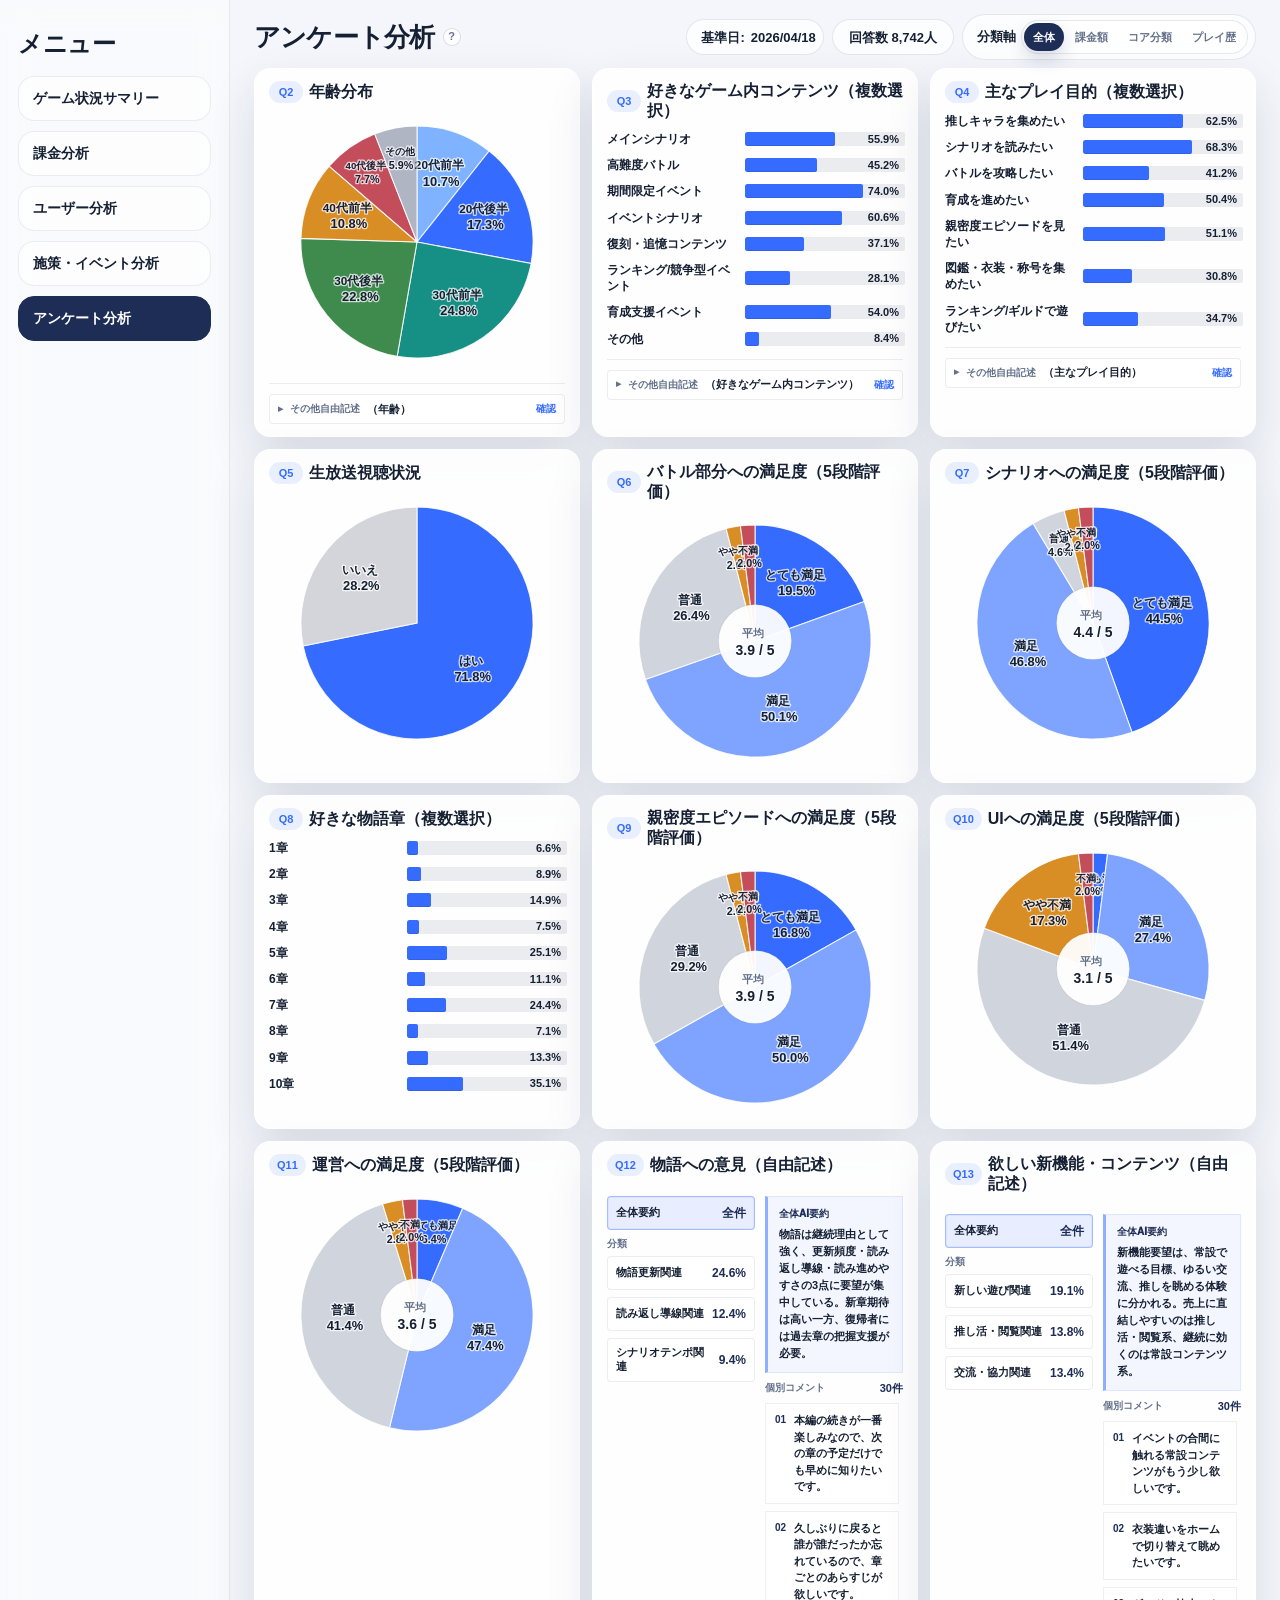
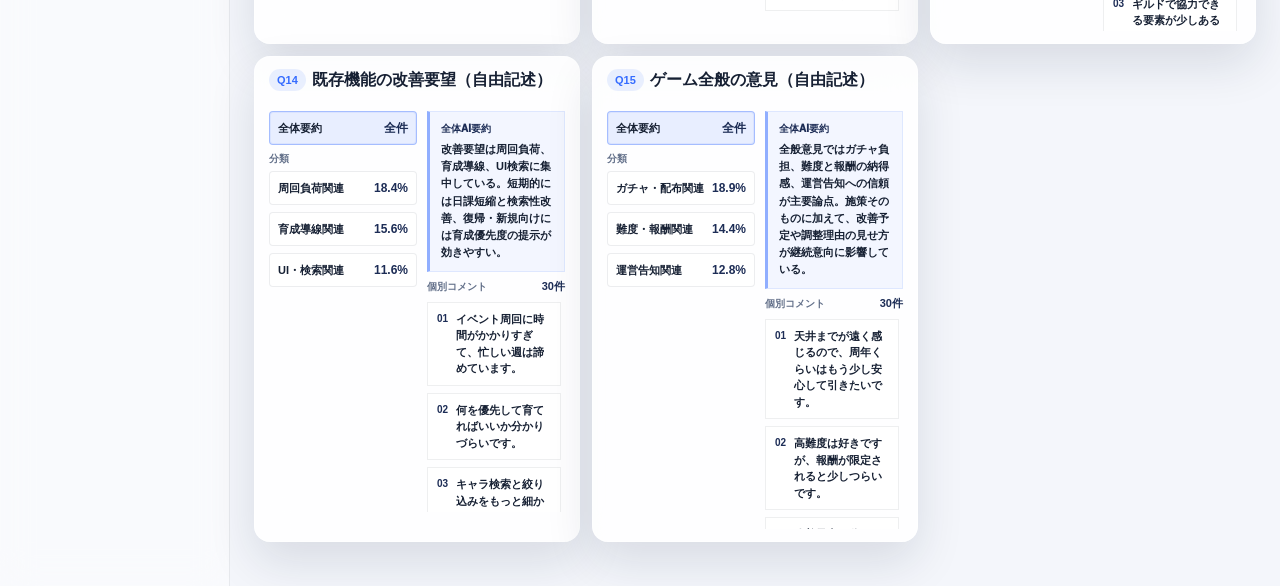
<file: docs/dashboard/mock/questionnaire_analysis_20260418.html>
<!doctype html>
<html lang="ja">
<head>
  <meta charset="utf-8">
  <meta name="viewport" content="width=device-width, initial-scale=1">
  <title>2026/4/18 アンケート分析</title>
  <link rel="stylesheet" href="../shared/dashboard_nav.css">
  <link rel="stylesheet" href="./analysis_dashboard.css">
  <link rel="stylesheet" href="./questionnaire_analysis.css">
</head>
<body data-analysis-page="questionnaire">
  <div class="app-layout">
    <aside data-dashboard-nav data-active="questionnaire" data-base="../"></aside>
    <main id="questionnaireRoot" class="analysis-page questionnaire-page"></main>
  </div>
  <script src="../shared/dashboard_nav.js"></script>
  <script src="./questionnaire_analysis_20260418.js"></script>
</body>
</html>
</file>
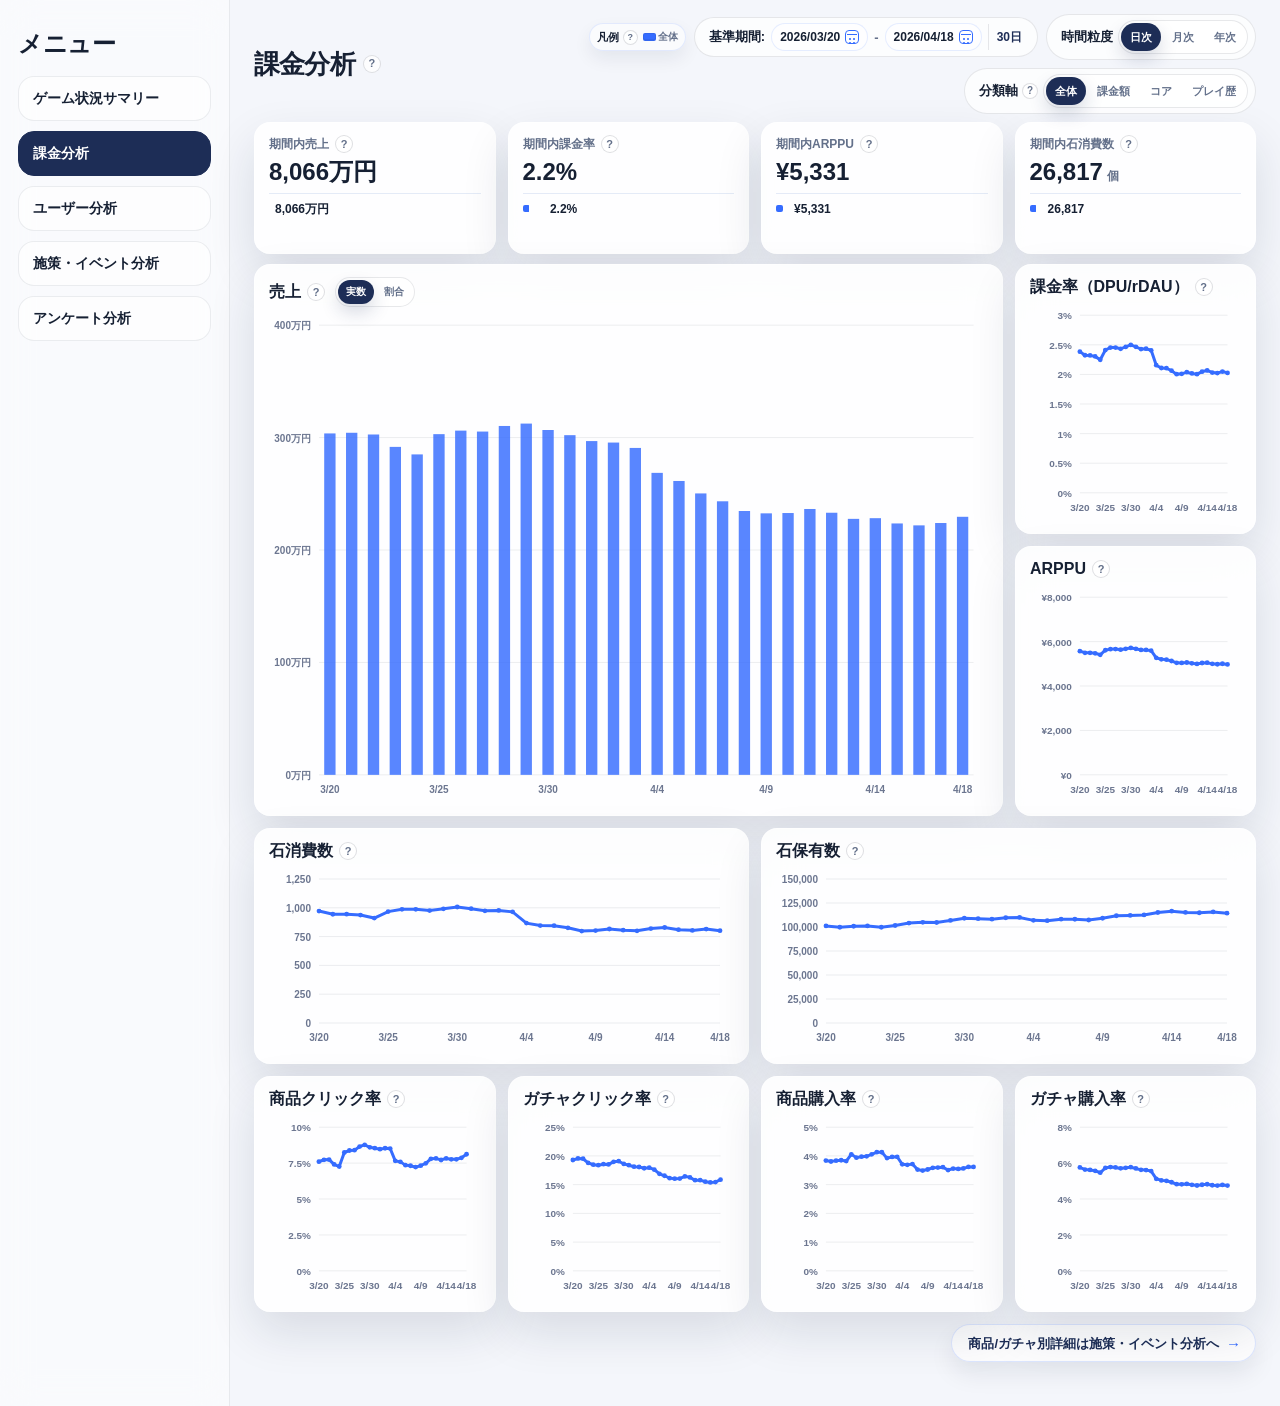
<file: docs/dashboard/mock/sales_analysis.html>
<!doctype html>
<html lang="ja">
<head>
  <meta charset="utf-8">
  <meta name="viewport" content="width=device-width, initial-scale=1">
  <title>課金分析</title>
  <link rel="stylesheet" href="../shared/dashboard_nav.css">
  <link rel="stylesheet" href="./analysis_dashboard.css">
</head>
<body data-analysis-page="sales">
  <div class="app-layout">
    <aside data-dashboard-nav data-active="sales" data-base="../"></aside>
    <main id="analysisRoot" class="analysis-page"></main>
  </div>
  <script src="../shared/dashboard_nav.js"></script>
  <script src="./analysis_dashboard.js"></script>
</body>
</html>
</file>
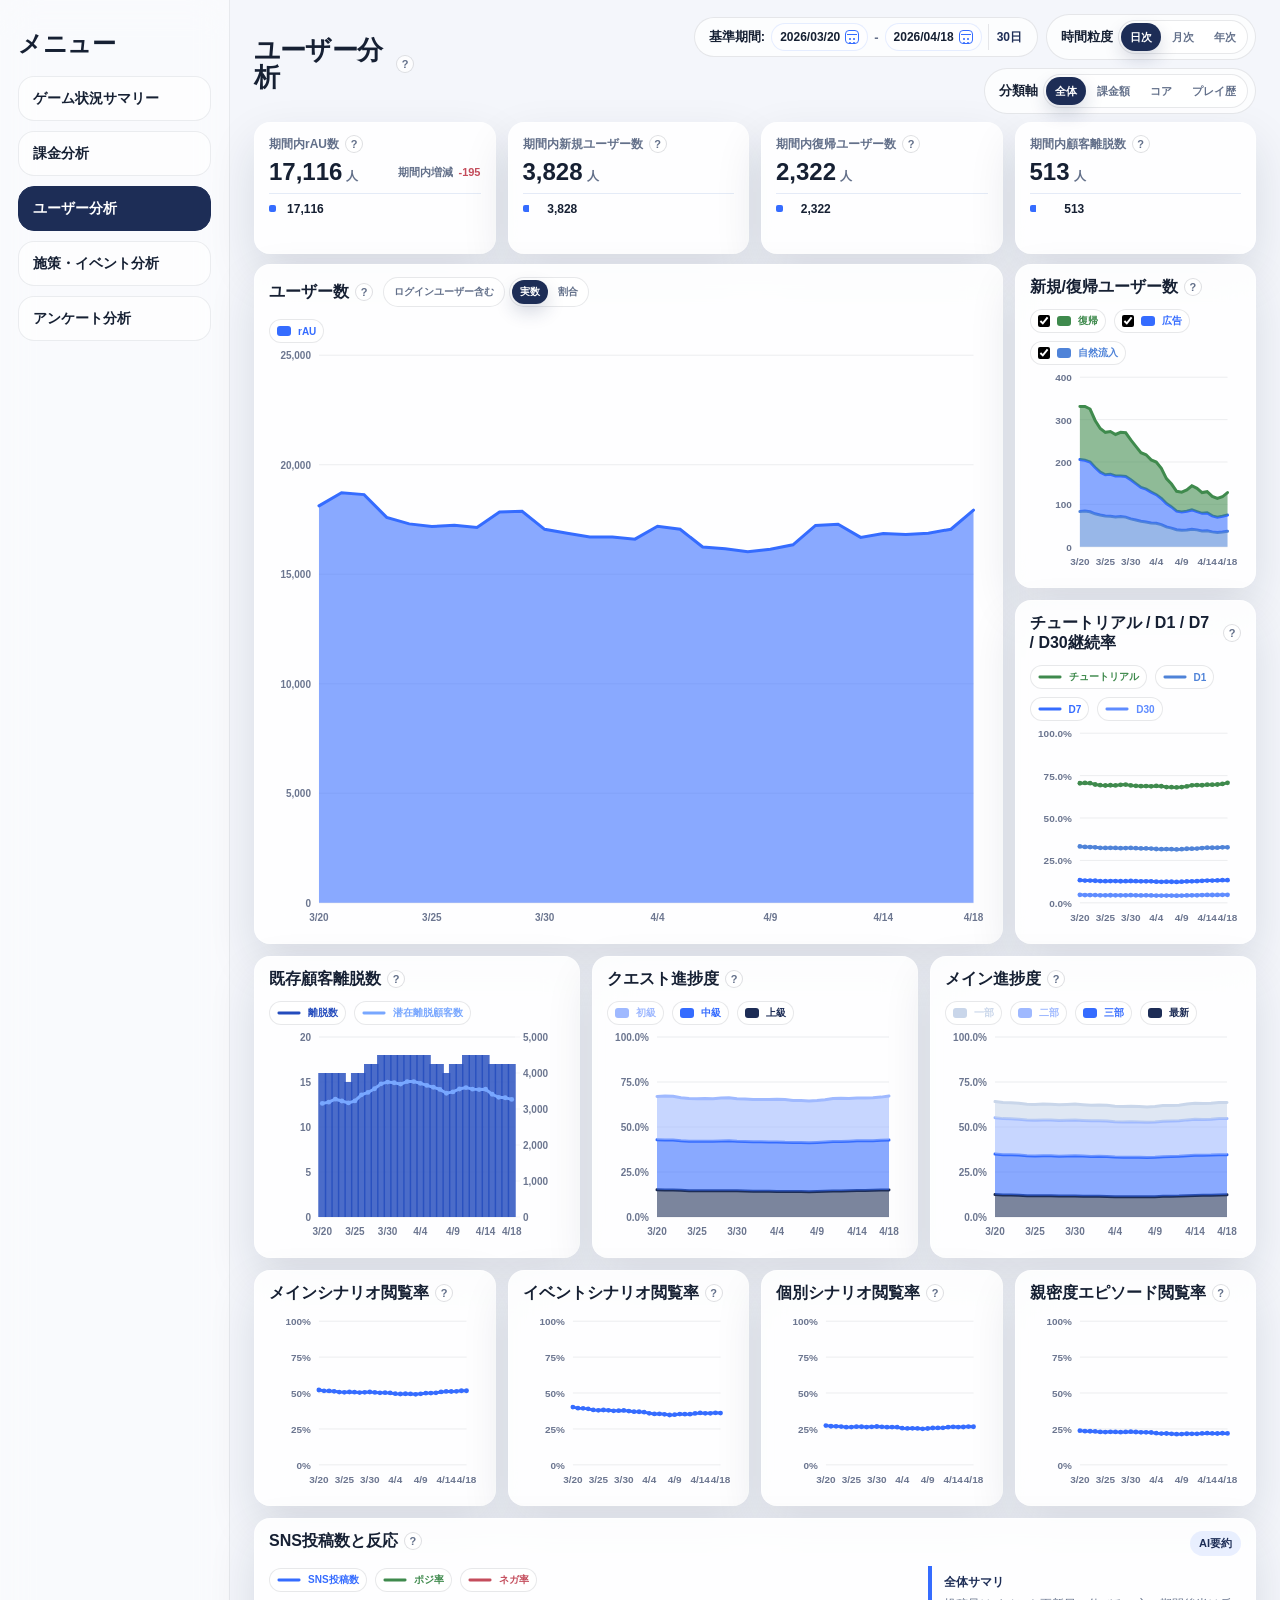
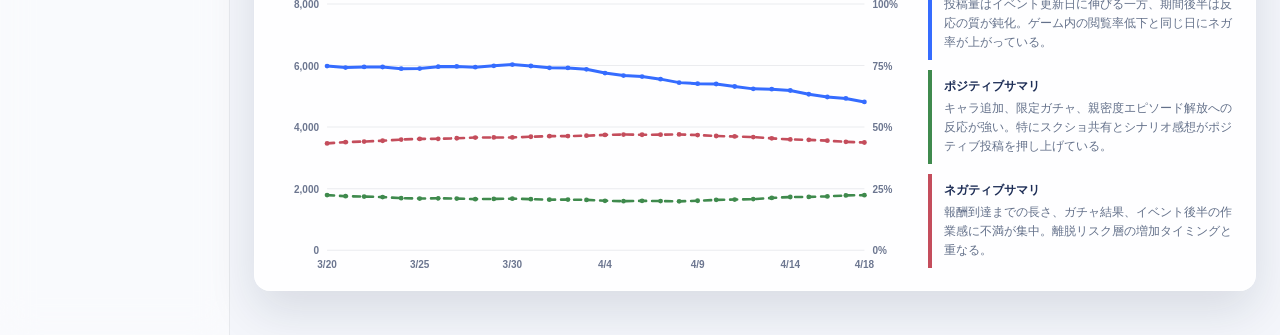
<file: docs/dashboard/mock/user_analysis.html>
<!doctype html>
<html lang="ja">
<head>
  <meta charset="utf-8">
  <meta name="viewport" content="width=device-width, initial-scale=1">
  <title>ユーザー分析</title>
  <link rel="stylesheet" href="../shared/dashboard_nav.css">
  <link rel="stylesheet" href="./analysis_dashboard.css">
</head>
<body data-analysis-page="users">
  <div class="app-layout">
    <aside data-dashboard-nav data-active="users" data-base="../"></aside>
    <main id="analysisRoot" class="analysis-page"></main>
  </div>
  <script src="../shared/dashboard_nav.js"></script>
  <script src="./analysis_dashboard.js"></script>
</body>
</html>
</file>
<file: docs/dashboard/kpi/styles.css>
:root {
  --font-sans: "Noto Sans JP", "Yu Gothic UI", "Yu Gothic", "Hiragino Sans", "Meiryo", sans-serif;
  --font-number: var(--font-sans);
  --bg: #f6f7f9;
  --surface: #ffffff;
  --surface-strong: #f0f4f7;
  --text: #17212b;
  --muted: #66717d;
  --line: #d9e0e7;
  --accent: #0f766e;
  --accent-soft: #d8f1ec;
  --revenue: #b45309;
  --user: #2563eb;
  --monetization: #7c3aed;
  --campaign: #be123c;
  --quality: #047857;
  --axis: #4b5563;
  --danger: #b91c1c;
  --shadow: 0 10px 24px rgba(15, 23, 42, 0.08);
}

* {
  box-sizing: border-box;
}

html {
  color-scheme: light;
}

body {
  margin: 0;
  min-width: 320px;
  background: var(--bg);
  color: var(--text);
  font-family: var(--font-sans);
  font-size: 15px;
  line-height: 1.65;
}

a {
  color: inherit;
}

button,
input {
  font: inherit;
}

.app-shell {
  min-height: 100vh;
}

.topbar {
  position: sticky;
  top: 0;
  z-index: 10;
  display: flex;
  align-items: center;
  justify-content: space-between;
  gap: 16px;
  padding: 14px 24px;
  border-bottom: 1px solid var(--line);
  background: rgba(255, 255, 255, 0.94);
  backdrop-filter: blur(10px);
}

.brand {
  display: flex;
  flex-direction: column;
  gap: 2px;
  min-width: 220px;
}

.brand__label {
  color: var(--muted);
  font-size: 12px;
  line-height: 1.2;
}

.brand__title {
  margin: 0;
  font-size: 20px;
  font-weight: 700;
  line-height: 1.25;
}

.brand__row {
  display: flex;
  align-items: center;
  gap: 14px;
  min-width: 0;
}

.brand__guide {
  display: grid;
  gap: 1px;
  max-width: 680px;
  padding-left: 14px;
  border-left: 2px solid var(--accent);
}

.brand__guide strong {
  color: #07564e;
  font-size: 12px;
  line-height: 1.25;
}

.brand__guide span {
  color: var(--muted);
  font-size: 12px;
  line-height: 1.45;
}

.page-links {
  display: flex;
  flex-wrap: wrap;
  justify-content: flex-end;
  gap: 8px;
}

.page-link,
.button {
  min-height: 36px;
  border: 1px solid var(--line);
  border-radius: 8px;
  background: var(--surface);
  color: var(--text);
  cursor: pointer;
  display: inline-flex;
  align-items: center;
  justify-content: center;
  gap: 8px;
  padding: 7px 12px;
  text-decoration: none;
  transition: border-color 160ms ease, background 160ms ease, color 160ms ease, transform 160ms ease;
}

.page-link:hover,
.button:hover {
  border-color: var(--accent);
  transform: translateY(-1px);
}

.page-link.is-active,
.button.is-active {
  border-color: var(--accent);
  background: var(--accent-soft);
  color: #064e46;
  font-weight: 700;
}

.hamburger-button {
  display: none;
  width: 40px;
  height: 40px;
  border: 1px solid var(--line);
  border-radius: 8px;
  background: var(--surface);
  cursor: pointer;
  align-items: center;
  justify-content: center;
  flex-direction: column;
  gap: 5px;
}

.hamburger-button span {
  display: block;
  width: 18px;
  height: 2px;
  border-radius: 999px;
  background: var(--text);
}

.layout {
  display: grid;
  grid-template-columns: minmax(240px, 300px) minmax(0, 1fr);
  gap: 18px;
  width: min(1400px, calc(100% - 32px));
  margin: 18px auto 40px;
}

.sidebar {
  align-self: start;
  position: sticky;
  top: 86px;
  display: flex;
  flex-direction: column;
  gap: 12px;
}

.panel {
  border: 1px solid var(--line);
  border-radius: 8px;
  background: var(--surface);
  box-shadow: var(--shadow);
}

.panel__body {
  padding: 16px;
}

.panel__title {
  margin: 0 0 10px;
  color: var(--muted);
  font-size: 12px;
  font-weight: 700;
  letter-spacing: 0;
}

.search-box {
  width: 100%;
  min-height: 40px;
  border: 1px solid var(--line);
  border-radius: 8px;
  background: #fff;
  color: var(--text);
  padding: 8px 10px;
}

.search-box:focus {
  border-color: var(--accent);
  outline: 3px solid rgba(15, 118, 110, 0.16);
}

.main {
  min-width: 0;
}

.summary-band {
  display: grid;
  grid-template-columns: minmax(0, 1.5fr) minmax(260px, 0.8fr);
  gap: 18px;
  align-items: stretch;
  margin-bottom: 18px;
}

.headline {
  display: flex;
  flex-direction: column;
  justify-content: center;
  min-height: 190px;
  padding: 24px;
  border-left: 6px solid var(--accent);
}

.headline h2 {
  margin: 0 0 8px;
  font-size: 28px;
  line-height: 1.25;
}

.headline p {
  margin: 0;
  max-width: 820px;
  color: var(--muted);
}

.stat-strip {
  display: grid;
  grid-template-columns: repeat(2, minmax(0, 1fr));
  gap: 10px;
}

.stat {
  display: flex;
  flex-direction: column;
  justify-content: center;
  min-height: 88px;
  padding: 14px;
  border: 1px solid var(--line);
  border-radius: 8px;
  background: var(--surface);
}

.stat__value {
  font-size: 26px;
  font-weight: 800;
  line-height: 1.2;
}

.stat__label {
  color: var(--muted);
  font-size: 12px;
}

.controls-row {
  display: flex;
  flex-wrap: wrap;
  align-items: center;
  gap: 10px;
  margin: 0 0 14px;
}

.toggle {
  display: inline-flex;
  align-items: center;
  gap: 8px;
  min-height: 36px;
  padding: 6px 10px;
  border: 1px solid var(--line);
  border-radius: 8px;
  background: var(--surface);
  color: var(--muted);
}

.toggle input {
  width: 16px;
  height: 16px;
  accent-color: var(--accent);
}

.section-title {
  display: flex;
  align-items: baseline;
  justify-content: space-between;
  gap: 12px;
  margin: 0 0 12px;
}

.section-title h3 {
  margin: 0;
  font-size: 18px;
}

.section-title span {
  color: var(--muted);
  font-size: 13px;
}

.roadmap {
  display: none;
  margin: 0 0 18px;
  border: 1px solid var(--line);
  border-radius: 8px;
  background: var(--surface);
  box-shadow: var(--shadow);
}

.roadmap.is-visible {
  display: block;
}

.roadmap__header {
  display: flex;
  align-items: center;
  justify-content: space-between;
  gap: 12px;
  padding: 14px 16px;
  border-bottom: 1px solid var(--line);
}

.roadmap__header h3 {
  margin: 0;
  font-size: 18px;
}

.roadmap__body {
  display: grid;
  grid-template-columns: minmax(0, 1fr) minmax(240px, 0.55fr);
  gap: 16px;
  padding: 16px;
}

.step-list {
  display: grid;
  gap: 8px;
  margin: 0;
  padding: 0;
  list-style: none;
}

.step-list li {
  display: grid;
  grid-template-columns: 32px minmax(0, 1fr);
  gap: 10px;
  align-items: start;
  padding: 10px;
  border: 1px solid var(--line);
  border-radius: 8px;
  background: #fbfcfd;
}

.step-no {
  display: inline-flex;
  align-items: center;
  justify-content: center;
  width: 28px;
  height: 28px;
  border-radius: 50%;
  background: var(--accent);
  color: white;
  font-size: 13px;
  font-weight: 800;
}

.step-name {
  font-weight: 800;
}

.step-note {
  color: var(--muted);
  font-size: 13px;
}

.logic-box {
  border-left: 4px solid var(--accent);
  background: var(--surface-strong);
  border-radius: 8px;
  padding: 12px;
  color: #25313d;
}

.logic-box h4 {
  margin: 0 0 8px;
  font-size: 14px;
}

.logic-box ul {
  margin: 0;
  padding-left: 18px;
}

.metric-grid {
  display: grid;
  grid-template-columns: repeat(3, minmax(0, 1fr));
  gap: 12px;
}

.metric-card {
  display: flex;
  flex-direction: column;
  gap: 10px;
  min-height: 230px;
  padding: 14px;
  border: 1px solid var(--line);
  border-top: 4px solid var(--accent);
  border-radius: 8px;
  background: var(--surface);
  box-shadow: var(--shadow);
}

.metric-card[data-category="revenue"] {
  border-top-color: var(--revenue);
}

.metric-card[data-category="user"] {
  border-top-color: var(--user);
}

.metric-card[data-category="monetization"] {
  border-top-color: var(--monetization);
}

.metric-card[data-category="campaign"] {
  border-top-color: var(--campaign);
}

.metric-card[data-category="quality"] {
  border-top-color: var(--quality);
}

.metric-card[data-category="axis"] {
  border-top-color: var(--axis);
}

.metric-card__head {
  display: flex;
  align-items: flex-start;
  justify-content: space-between;
  gap: 10px;
}

.metric-card h4 {
  margin: 0;
  font-size: 17px;
  line-height: 1.35;
}

.metric-card p {
  margin: 0;
  color: var(--muted);
}

.metric-card dl {
  display: grid;
  gap: 6px;
  margin: 0;
}

.metric-card dt {
  color: var(--muted);
  font-size: 12px;
  font-weight: 800;
}

.metric-card dd {
  margin: 0;
}

.tag-row {
  display: flex;
  flex-wrap: wrap;
  gap: 6px;
}

.tag {
  display: inline-flex;
  align-items: center;
  min-height: 24px;
  padding: 2px 8px;
  border: 1px solid var(--line);
  border-radius: 999px;
  background: #f8fafc;
  color: #334155;
  font-size: 12px;
  font-weight: 700;
}

.tag--important {
  border-color: #f4b35d;
  background: #fff4df;
  color: #7a3d00;
}

.tag--shared {
  border-color: #8fd4ca;
  background: #e6f8f4;
  color: #07564e;
}

.empty-state {
  display: none;
  padding: 28px;
  border: 1px dashed var(--line);
  border-radius: 8px;
  background: var(--surface);
  color: var(--muted);
  text-align: center;
}

.empty-state.is-visible {
  display: block;
}

.axis-list {
  display: grid;
  gap: 10px;
  margin: 0;
  padding: 0;
  list-style: none;
}

.axis-list li {
  padding: 10px;
  border: 1px solid var(--line);
  border-radius: 8px;
  background: #fbfcfd;
}

.axis-list strong {
  display: block;
  margin-bottom: 3px;
}

.axis-list span {
  color: var(--muted);
}

.note {
  color: var(--muted);
  font-size: 13px;
}

.graph-page .topbar {
  display: grid;
  grid-template-columns: auto minmax(220px, 1fr) auto;
}

.graph-page .hamburger-button {
  display: inline-flex;
}

.graph-layout {
  display: block;
  width: 100%;
  margin: 8px 0 40px;
  padding: 0 14px;
}

.graph-page .main {
  width: 100%;
}

.graph-page .summary-band {
  grid-template-columns: minmax(0, 1.4fr) minmax(360px, 0.8fr);
  margin-bottom: 14px;
}

.graph-page .headline {
  min-height: 132px;
}

.graph-sidebar {
  position: fixed;
  z-index: 30;
  top: 0;
  left: 0;
  width: min(380px, calc(100vw - 28px));
  height: 100vh;
  overflow-y: auto;
  padding: 14px;
  background: var(--bg);
  transform: translateX(-105%);
  transition: transform 180ms ease;
}

.graph-page.menu-open .graph-sidebar {
  transform: translateX(0);
}

.drawer-head {
  display: flex;
  align-items: center;
  justify-content: space-between;
  gap: 12px;
  margin-bottom: 12px;
  padding: 6px 2px;
}

.menu-backdrop {
  display: none;
  position: fixed;
  inset: 0;
  z-index: 20;
  background: rgba(15, 23, 42, 0.36);
}

.graph-page.menu-open .menu-backdrop {
  display: block;
}

.axis-rail {
  display: flex;
  flex-wrap: wrap;
  align-items: center;
  gap: 6px;
}

.graph-stage-wrap {
  position: relative;
}

.graph-axis-rail {
  position: absolute;
  top: 12px;
  right: 14px;
  z-index: 3;
  justify-content: flex-end;
  max-width: min(640px, calc(100% - 28px));
  padding: 8px 10px;
  border: 1px solid rgba(203, 213, 225, 0.88);
  border-radius: 8px;
  background: rgba(255, 255, 255, 0.92);
  box-shadow: 0 8px 18px rgba(15, 23, 42, 0.08);
  backdrop-filter: blur(8px);
}

.axis-rail__label {
  color: var(--muted);
  font-size: 12px;
  font-weight: 800;
}

.axis-chip {
  display: inline-flex;
  align-items: center;
  min-height: 26px;
  padding: 3px 8px;
  border: 1px solid #cbd5e1;
  border-radius: 999px;
  background: #f8fafc;
  color: #334155;
  cursor: pointer;
  font-size: 12px;
  font-weight: 800;
  white-space: nowrap;
}

.axis-chip:hover,
.axis-chip:focus,
.axis-chip.is-active {
  border-color: var(--accent);
  background: var(--accent-soft);
  color: #064e46;
  outline: none;
}

.axis-chip:focus {
  box-shadow: 0 0 0 3px rgba(15, 118, 110, 0.16);
}

.graph-stage {
  position: relative;
  z-index: 1;
  min-height: calc(100vh - 150px);
  overflow: auto;
  background:
    linear-gradient(#ffffff, #ffffff) padding-box,
    repeating-linear-gradient(0deg, rgba(15, 23, 42, 0.04) 0, rgba(15, 23, 42, 0.04) 1px, transparent 1px, transparent 28px),
    repeating-linear-gradient(90deg, rgba(15, 23, 42, 0.04) 0, rgba(15, 23, 42, 0.04) 1px, transparent 1px, transparent 28px);
}

.axis-popover {
  position: fixed;
  z-index: 50;
  display: grid;
  gap: 4px;
  width: min(460px, calc(100vw - 24px));
  padding: 12px 14px;
  border: 1px solid #8fd4ca;
  border-radius: 8px;
  background: #e6f8f4;
  box-shadow: 0 14px 30px rgba(15, 23, 42, 0.18);
  color: #18332f;
}

.axis-popover::before {
  content: "";
  position: absolute;
  top: -7px;
  left: 18px;
  width: 12px;
  height: 12px;
  border-left: 1px solid #8fd4ca;
  border-top: 1px solid #8fd4ca;
  background: #e6f8f4;
  transform: rotate(45deg);
}

.axis-popover[hidden] {
  display: none;
}

.axis-popover strong {
  color: #07564e;
  font-size: 14px;
}

.axis-popover span {
  color: #334155;
  font-size: 13px;
  line-height: 1.55;
}

.graph-svg {
  display: block;
  width: max(100%, 960px);
  min-width: 960px;
}

.graph-edge {
  fill: none;
  stroke: #9aa7b3;
  stroke-width: 2;
  transition: opacity 160ms ease, stroke 160ms ease, stroke-width 160ms ease;
}

.graph-edge.is-related {
  stroke: var(--accent);
  stroke-width: 3;
}

.graph-edge.is-dim {
  opacity: 0.42;
}

.graph-edge-label {
  fill: #64748b;
  font-size: 12px;
  font-weight: 700;
  transition: opacity 160ms ease, fill 160ms ease;
}

.graph-edge-label.is-related {
  fill: #07564e;
}

.graph-edge-label.is-dim {
  opacity: 0.48;
}

.graph-node rect {
  fill: #ffffff;
  stroke: #cbd5e1;
  stroke-width: 1.5;
  filter: drop-shadow(0 6px 12px rgba(15, 23, 42, 0.08));
  transition: opacity 160ms ease, fill 160ms ease, stroke 160ms ease, stroke-width 160ms ease;
}

.graph-node[data-category="root"] rect {
  fill: #ffffff;
  stroke: var(--accent);
}

.graph-node[data-category="revenue"] rect {
  stroke: var(--revenue);
}

.graph-node[data-category="user"] rect {
  stroke: var(--user);
}

.graph-node[data-category="monetization"] rect {
  stroke: var(--monetization);
}

.graph-node[data-category="campaign"] rect {
  stroke: var(--campaign);
}

.graph-node[data-category="quality"] rect {
  stroke: var(--quality);
}

.graph-node[data-category="axis"] rect {
  stroke: var(--axis);
}

.graph-node.is-match rect {
  fill: #fff7ed;
  stroke: #f59e0b;
  stroke-width: 2.5;
}

.graph-node.is-selected rect {
  fill: var(--accent-soft);
  stroke: var(--accent);
  stroke-width: 3;
  filter: drop-shadow(0 12px 20px rgba(15, 118, 110, 0.22));
}

.graph-node.is-related rect {
  stroke-width: 2.5;
}

.graph-node.is-dim {
  opacity: 0.55;
}

.graph-node.is-dim rect {
  fill: #f8fafc;
  filter: none;
}

.graph-node text {
  fill: var(--text);
  font-size: 13px;
  font-weight: 800;
  letter-spacing: 0;
  pointer-events: none;
  transition: opacity 160ms ease, fill 160ms ease;
}

.graph-node .node-note {
  fill: var(--muted);
  font-size: 11px;
  font-weight: 700;
}

.graph-node .node-mark {
  fill: #b45309;
  font-size: 12px;
}

.graph-node .node-mark[data-mark="〇"] {
  fill: #0f766e;
}

.graph-node[data-category="root"] .node-mark {
  fill: #b45309;
}

.graph-empty {
  padding: 28px;
  color: var(--muted);
  text-align: center;
}

.code-panel {
  max-height: 380px;
  overflow: auto;
  margin: 0;
  padding: 12px;
  border: 1px solid var(--line);
  border-radius: 8px;
  background: #111827;
  color: #e5e7eb;
  font: 12px/1.6 Consolas, "Courier New", monospace;
  white-space: pre;
}

.detail-kv {
  display: grid;
  gap: 10px;
  margin: 0;
}

.detail-kv dt {
  color: var(--muted);
  font-size: 12px;
  font-weight: 800;
}

.detail-kv dd {
  margin: 0;
}

.mini-list {
  display: flex;
  flex-wrap: wrap;
  gap: 6px;
}

@media (max-width: 1120px) {
  .metric-grid {
    grid-template-columns: repeat(2, minmax(0, 1fr));
  }

  .summary-band,
  .roadmap__body {
    grid-template-columns: 1fr;
  }

  .graph-page .summary-band {
    grid-template-columns: 1fr;
  }
}

@media (max-width: 820px) {
  .topbar {
    align-items: flex-start;
    flex-direction: column;
    padding: 12px 16px;
  }

  .graph-page .topbar {
    align-items: center;
    grid-template-columns: auto minmax(0, 1fr);
  }

  .graph-page .page-links {
    grid-column: 1 / -1;
  }

  .brand__row {
    align-items: flex-start;
    flex-direction: column;
    gap: 6px;
  }

  .brand__guide {
    max-width: none;
    padding-left: 10px;
  }

  .page-links {
    justify-content: flex-start;
  }

  .layout,
  .graph-layout {
    grid-template-columns: 1fr;
    width: min(100% - 24px, 720px);
  }

  .sidebar {
    position: static;
  }

  .graph-sidebar {
    position: fixed;
  }

  .headline h2 {
    font-size: 24px;
  }

  .metric-grid,
  .stat-strip {
    grid-template-columns: 1fr;
  }
}
</file>
<file: docs/dashboard/shared/dashboard_nav.css>
.dashboard-layout {
  --font-sans: "Noto Sans JP", "Yu Gothic UI", "Yu Gothic", "Hiragino Sans", "Meiryo", sans-serif;
  --font-number: var(--font-sans);
}

.app.dashboard-layout,
.app-layout.dashboard-layout,
.dashboard-shell.dashboard-layout {
  --dashboard-nav-width: 230px;
  display: grid;
  grid-template-columns: var(--dashboard-nav-width) minmax(0, 1fr);
  min-height: 100vh;
}

.dashboard-layout > .dashboard-nav.side {
  box-sizing: border-box;
  position: sticky;
  top: 0;
  z-index: 10;
  flex: 0 0 var(--dashboard-nav-width) !important;
  min-height: 100vh;
  min-width: var(--dashboard-nav-width) !important;
  width: var(--dashboard-nav-width) !important;
  max-width: var(--dashboard-nav-width) !important;
  padding: 28px 18px !important;
  background: rgba(255, 255, 255, 0.48);
  backdrop-filter: blur(18px);
  border-right: 1px solid rgba(22, 32, 51, 0.08);
  border-radius: 0;
  box-shadow: none;
  font-family: var(--font-sans);
}

.dashboard-layout > .dashboard-nav.side h2 {
  margin: 0 0 16px;
  color: var(--ink, #162033);
  font: 700 22px/1.25 inherit;
  letter-spacing: -0.02em;
}

.dashboard-layout > .dashboard-nav.side .nav {
  display: grid;
  gap: 10px;
}

.dashboard-layout > .dashboard-nav.side .nav a {
  box-sizing: border-box;
  display: flex;
  align-items: center;
  min-height: 45px !important;
  padding: 12px 14px !important;
  border-radius: 16px !important;
  color: var(--ink, #162033);
  text-decoration: none;
  background: rgba(255, 255, 255, 0.62);
  border: 1px solid rgba(22, 32, 51, 0.08);
  font-size: 14px !important;
  line-height: 1.35 !important;
  font-weight: 700 !important;
  font-family: inherit;
}

.dashboard-layout > .dashboard-nav.side .nav a.on {
  background: var(--nav, #1d2d56);
  border-color: var(--nav, #1d2d56);
  color: #fff;
}

@media (max-width: 860px) {
  .app.dashboard-layout,
  .app-layout.dashboard-layout,
  .dashboard-shell.dashboard-layout {
    grid-template-columns: 1fr;
  }

  .dashboard-layout > .dashboard-nav.side {
    position: static;
    min-height: auto;
    flex: 0 0 auto !important;
    min-width: 0 !important;
    width: 100% !important;
    max-width: none !important;
    height: auto;
    padding: 16px 12px !important;
    border-right: 0;
    border-bottom: 1px solid rgba(22, 32, 51, 0.08);
  }
}
</file>
<file: docs/dashboard/mock/analysis_dashboard.css>
:root {
  --bg: #f4f6fb;
  --paper: rgba(255, 255, 255, 0.88);
  --paper-strong: rgba(255, 255, 255, 0.96);
  --ink: #162033;
  --muted: #63708a;
  --line: rgba(22, 32, 51, 0.1);
  --shadow: 0 20px 48px rgba(19, 31, 55, 0.12);
  --nav: #1d2d56;
  --blue: #356cff;
  --teal: #168f84;
  --amber: #d98d25;
  --red: #c44d5c;
  --green: #3f8a4d;
  --violet: #7168ef;
  --font-sans: "Noto Sans JP", "Yu Gothic UI", "Yu Gothic", "Hiragino Sans", "Meiryo", sans-serif;
  --font-number: var(--font-sans);
}

* {
  box-sizing: border-box;
}

html,
body {
  margin: 0;
  min-height: 100%;
}

body {
  min-height: 100vh;
  color: var(--ink);
  font-family: var(--font-sans);
  background: var(--bg);
}

button,
input,
select {
  font: inherit;
}

.app-layout {
  min-height: 100vh;
}

.analysis-page {
  position: relative;
  z-index: 30;
  min-width: 0;
  overflow: visible;
  padding: 24px 24px 44px;
}

body[data-analysis-page="sales"] .analysis-page {
  padding-top: 14px;
}

body[data-analysis-page="users"] .analysis-page {
  padding-top: 14px;
}

.page-head {
  position: relative;
  z-index: 5000;
  display: grid;
  grid-template-columns: minmax(0, 1fr) minmax(360px, 560px);
  gap: 16px;
  align-items: start;
  margin-bottom: 12px;
}

body[data-analysis-page="sales"] .page-head {
  grid-template-columns: minmax(160px, 1fr) auto;
  align-items: center;
  gap: 14px;
  margin-bottom: 8px;
}

body[data-analysis-page="users"] .page-head {
  grid-template-columns: minmax(160px, 1fr) auto;
  align-items: center;
  gap: 14px;
  margin-bottom: 8px;
}

.title-block {
  display: grid;
  gap: 6px;
}

body[data-analysis-page="sales"] .title-block {
  gap: 0;
}

body[data-analysis-page="users"] .title-block {
  gap: 0;
}

.kicker {
  margin: 0;
  color: var(--muted);
  font-size: 12px;
  font-weight: 700;
}

body[data-analysis-page="sales"] .kicker {
  display: none;
}

body[data-analysis-page="users"] .kicker {
  display: none;
}

h1,
h2,
h3,
p {
  margin: 0;
}

h1 {
  font: 700 clamp(24px, 2vw, 30px) var(--font-sans);
  line-height: 1.05;
  letter-spacing: -0.03em;
}

.title-line {
  display: flex;
  align-items: center;
  gap: 8px;
  min-width: 0;
}

.head-side,
.period-control,
.control-row,
.segment,
.legend,
.chip-row {
  display: flex;
  flex-wrap: wrap;
  align-items: center;
  gap: 8px;
}

.head-side {
  grid-column: 1 / -1;
  display: grid;
  justify-items: end;
  align-items: start;
  gap: 8px;
}

body[data-analysis-page="sales"] .head-side {
  grid-column: auto;
  display: flex;
  justify-content: flex-end;
  justify-items: end;
  align-items: center;
  min-width: 0;
}

body[data-analysis-page="users"] .head-side {
  grid-column: auto;
  display: flex;
  justify-content: flex-end;
  justify-items: end;
  align-items: center;
  min-width: 0;
}

.period-control {
  justify-content: flex-end;
  align-items: center;
  gap: 8px;
}

body[data-analysis-page="sales"] .period-control {
  flex-wrap: wrap;
  justify-content: flex-end;
  gap: 8px;
}

body[data-analysis-page="users"] .period-control {
  flex-wrap: wrap;
  justify-content: flex-end;
  gap: 8px;
}

.condition-bar {
  align-items: center;
}

.condition-object {
  position: relative;
  display: inline-flex;
  align-items: center;
  gap: 7px;
  min-height: 36px;
  padding: 5px 7px 5px 14px;
  border: 1px solid var(--line);
  border-radius: 999px;
  background: rgba(255, 255, 255, 0.74);
  color: var(--ink);
  font-size: 13px;
  font-weight: 800;
  white-space: nowrap;
}

.classification-control {
  z-index: 5002;
}

.classification-segment-popover {
  position: absolute;
  top: 100%;
  right: 0;
  z-index: 5003;
  width: max-content;
  min-width: 100%;
  max-width: calc(100vw - 32px);
  overflow-x: auto;
  padding: 8px;
  border: 1px solid var(--line);
  border-radius: 16px;
  background: rgba(255, 255, 255, 0.96);
  box-shadow: 0 18px 42px rgba(19, 31, 55, 0.16);
  opacity: 0;
  pointer-events: none;
  transform: translateY(-2px);
  transition: opacity 140ms ease, transform 140ms ease;
}

.classification-control.is-open .classification-segment-popover {
  opacity: 1;
  pointer-events: auto;
  transform: translateY(0);
}

.classification-segment-title {
  padding: 2px 6px 7px;
  color: var(--muted);
  font-size: 10px;
  font-weight: 900;
  line-height: 1;
}

.classification-segment-list {
  display: flex;
  flex-wrap: nowrap;
  gap: 4px;
}

.classification-segment-list .segment-button {
  flex: 0 0 auto;
  background: rgba(53, 108, 255, 0.07);
  white-space: nowrap;
}

.classification-segment-list .segment-button.is-active {
  background: var(--nav);
}

.period-chip,
.axis-note,
.legend-chip,
.status-pill {
  display: inline-flex;
  align-items: center;
  gap: 7px;
  min-height: 32px;
  padding: 7px 10px;
  border: 1px solid var(--line);
  border-radius: 999px;
  background: rgba(255, 255, 255, 0.74);
  color: var(--muted);
  font-size: 12px;
  font-weight: 700;
  white-space: nowrap;
}

.period-chip {
  min-height: 38px;
  padding: 9px 18px;
  border-radius: 999px;
  font-size: 13px;
  color: var(--ink);
}

.period-picker {
  position: relative;
  display: inline-flex;
  align-items: center;
  gap: 8px;
}

.period-range-chip {
  gap: 6px;
  padding: 5px 7px 5px 14px;
  flex-wrap: nowrap;
}

.period-date-button {
  display: inline-flex;
  align-items: center;
  flex: 0 0 auto;
  gap: 5px;
  min-height: 28px;
  padding: 4px 8px;
  border: 1px solid rgba(53, 108, 255, 0.12);
  border-radius: 999px;
  background: rgba(255, 255, 255, 0.62);
  color: var(--ink);
  font-family: inherit;
  font-size: 12px;
  font-weight: 800;
  line-height: 1;
  white-space: nowrap;
  cursor: pointer;
  transition: background 140ms ease, border-color 140ms ease, box-shadow 140ms ease, transform 140ms ease;
}

.period-date-button:hover,
.period-date-button.is-active {
  border-color: rgba(53, 108, 255, 0.24);
  background: rgba(255, 255, 255, 0.94);
  box-shadow: 0 10px 22px rgba(19, 31, 55, 0.12);
  transform: translateY(-1px);
}

.period-separator {
  color: var(--muted);
}

.period-days-badge {
  display: inline-flex;
  align-items: center;
  min-height: 26px;
  padding: 4px 8px;
  border-left: 1px solid var(--line);
  color: var(--nav);
  font-size: 12px;
  font-weight: 900;
  line-height: 1;
}

.calendar-mark {
  position: relative;
  display: inline-block;
  flex: 0 0 14px;
  width: 14px;
  height: 14px;
  box-sizing: border-box;
  border: 1.5px solid currentColor;
  border-radius: 4px;
  color: var(--blue);
}

.calendar-mark::before {
  content: "";
  position: absolute;
  top: 3px;
  left: 1px;
  right: 1px;
  border-top: 1.5px solid currentColor;
}

.calendar-mark::after {
  content: "";
  position: absolute;
  top: 7px;
  left: 3px;
  width: 2px;
  height: 2px;
  background: currentColor;
  box-shadow: 4px 0 0 currentColor, 0 4px 0 currentColor, 4px 4px 0 currentColor;
  opacity: 0.8;
}

body[data-analysis-page="sales"] .period-chip {
  min-height: 36px;
  padding: 8px 16px;
}

body[data-analysis-page="users"] .period-chip {
  min-height: 36px;
  padding: 8px 16px;
}

.period-chip.period-range-chip,
body[data-analysis-page="sales"] .period-chip.period-range-chip,
body[data-analysis-page="users"] .period-chip.period-range-chip {
  min-height: 36px;
  padding: 5px 7px 5px 14px;
  white-space: normal;
}

.period-chip strong {
  flex: 0 0 auto;
  font-weight: 800;
  white-space: nowrap;
}

.header-segment-legend {
  display: inline-flex;
  align-items: center;
  gap: 6px;
  min-height: 32px;
  padding: 5px 8px;
  border: 1px solid rgba(53, 108, 255, 0.12);
  border-radius: 999px;
  background: rgba(255, 255, 255, 0.54);
  box-shadow: 0 8px 18px rgba(19, 31, 55, 0.07);
}

.header-segment-legend.is-compact {
  position: absolute;
  top: 50%;
  right: calc(100% + 8px);
  z-index: 5002;
  gap: 5px;
  max-width: min(44vw, 430px);
  min-height: 28px;
  padding: 4px 7px;
  overflow: hidden;
  white-space: nowrap;
  transform: translateY(-50%);
}

.header-segment-legend.is-compact .header-legend-item {
  gap: 2px;
  font-size: 10px;
}

.header-segment-legend.is-compact .header-legend-swatch {
  width: 13px;
  height: 8px;
}

.header-legend-title {
  display: inline-flex;
  align-items: center;
  gap: 4px;
  color: var(--ink);
  font-size: 11px;
  font-weight: 900;
  line-height: 1;
  white-space: nowrap;
}

.header-legend-title .info-tip {
  width: 15px;
  height: 15px;
  font-size: 9px;
}

.header-legend-item {
  display: inline-flex;
  align-items: center;
  gap: 3px;
  color: var(--muted);
  font-size: 11px;
  font-weight: 800;
  line-height: 1;
  white-space: nowrap;
}

.header-legend-swatch {
  display: inline-block;
  width: 18px;
  height: 9px;
  flex: 0 0 auto;
  border: 1px solid rgba(22, 32, 51, 0.08);
  border-radius: 2px;
  box-shadow: inset 0 -1px 0 rgba(22, 32, 51, 0.08);
}

.calendar-popover {
  position: absolute;
  top: calc(100% + 8px);
  right: 0;
  z-index: 2147483600;
  width: 360px;
  max-width: min(360px, calc(100vw - 36px));
  padding: 12px;
  border: 1px solid rgba(22, 32, 51, 0.1);
  border-radius: 16px;
  background: rgba(255, 255, 255, 0.98);
  box-shadow: 0 24px 52px rgba(19, 31, 55, 0.2);
  color: var(--ink);
  backdrop-filter: blur(18px);
}

.calendar-popover-head,
.calendar-range-preview {
  display: flex;
  align-items: center;
  justify-content: space-between;
  gap: 12px;
  font-size: 12px;
  font-weight: 800;
}

.calendar-popover-head > span:last-child,
.calendar-month-value {
  color: var(--blue);
}

.month-day-picker {
  display: grid;
  gap: 10px;
  margin-top: 12px;
}

.calendar-month-switch {
  display: inline-flex;
  align-items: center;
  justify-content: center;
  gap: 8px;
  min-height: 34px;
  border: 1px solid rgba(53, 108, 255, 0.12);
  border-radius: 12px;
  background: rgba(53, 108, 255, 0.06);
}

.calendar-month-value {
  min-width: 86px;
  text-align: center;
  font-size: 14px;
  font-weight: 900;
}

.calendar-nav-button {
  display: inline-flex;
  align-items: center;
  justify-content: center;
  width: 24px;
  height: 24px;
  border: 1px solid rgba(53, 108, 255, 0.18);
  border-radius: 999px;
  background: rgba(53, 108, 255, 0.08);
  color: var(--blue);
  font-family: inherit;
  font-size: 13px;
  font-weight: 900;
  cursor: pointer;
}

.calendar-nav-button:hover {
  background: rgba(53, 108, 255, 0.16);
}

.calendar-range-preview {
  justify-content: flex-start;
  margin-top: 5px;
  color: var(--muted);
}

.calendar-days {
  display: grid;
  grid-template-columns: 34px minmax(0, 1fr);
  gap: 8px;
  align-items: start;
}

.calendar-days-label {
  display: inline-flex;
  align-items: center;
  justify-content: center;
  height: 28px;
  border-radius: 999px;
  background: rgba(53, 108, 255, 0.08);
  color: var(--blue);
  font-size: 12px;
  font-weight: 900;
}

.calendar-day-grid {
  display: grid;
  grid-template-columns: repeat(7, minmax(0, 1fr));
  gap: 5px;
}

.calendar-date {
  min-width: 0;
  min-height: 28px;
  border: 1px solid rgba(53, 108, 255, 0.14);
  border-radius: 9px;
  background: rgba(255, 255, 255, 0.74);
  color: var(--ink);
  font-family: inherit;
  font-size: 12px;
  font-weight: 850;
  cursor: pointer;
}

.calendar-date:hover {
  background: rgba(53, 108, 255, 0.14);
}

.calendar-date.is-disabled {
  cursor: not-allowed;
  opacity: 0.34;
}

.calendar-date.is-disabled:hover {
  background: rgba(255, 255, 255, 0.74);
}

.calendar-date.is-in-range {
  background: rgba(53, 108, 255, 0.12);
  color: var(--blue);
}

.calendar-date.is-start,
.calendar-date.is-end {
  border-color: rgba(217, 141, 37, 0.62);
  background: #ffe16a;
  color: var(--ink);
  box-shadow: 0 0 0 2px rgba(255, 225, 106, 0.34), 0 8px 18px rgba(217, 141, 37, 0.22);
}

.calendar-date.is-start:hover,
.calendar-date.is-end:hover {
  background: #ffd94a;
}

.axis-panel,
.panel,
.metric-card,
.table-panel {
  background: var(--paper);
  border: 1px solid rgba(255, 255, 255, 0.46);
  border-radius: 16px;
  box-shadow: var(--shadow);
  backdrop-filter: blur(18px);
}

.axis-panel {
  position: relative;
  z-index: 5001;
  display: flex;
  flex-wrap: wrap;
  justify-content: flex-start;
  align-items: center;
  gap: 6px;
  width: fit-content;
  max-width: 100%;
  padding: 7px;
  box-shadow: 0 12px 30px rgba(19, 31, 55, 0.09);
}

body[data-analysis-page="sales"] .axis-panel {
  flex-wrap: nowrap;
  padding: 5px 6px;
}

body[data-analysis-page="users"] .axis-panel {
  flex-wrap: nowrap;
  padding: 5px 6px;
}

.axis-panel-title {
  color: var(--muted);
  font-size: 11px;
  font-weight: 800;
  padding: 0 4px;
  white-space: nowrap;
}

.control-group {
  display: flex;
  gap: 5px;
  align-items: center;
}

.control-label {
  display: inline-flex;
  align-items: center;
  gap: 4px;
  color: var(--ink);
  font-size: 13px;
  font-weight: 800;
  white-space: nowrap;
}

.control-label .info-tip {
  width: 16px;
  height: 16px;
  font-size: 10px;
}

.segment {
  min-width: 0;
  gap: 2px;
  padding: 2px;
  border: 1px solid var(--line);
  border-radius: 999px;
  background: rgba(255, 255, 255, 0.7);
}

.segment-button {
  min-height: 28px;
  border: 0;
  border-radius: 999px;
  background: transparent;
  color: var(--muted);
  font-size: 11px;
  font-weight: 800;
  line-height: 1;
  padding: 7px 9px;
  cursor: pointer;
}

.segment-button.is-active {
  background: var(--nav);
  color: #fff;
  box-shadow: 0 8px 18px rgba(29, 45, 86, 0.18);
}

.metric-grid {
  display: grid;
  grid-template-columns: repeat(4, minmax(0, 1fr));
  gap: 12px;
  margin-bottom: 12px;
}

.analysis-kpi-cards {
  margin-bottom: 10px;
}

body[data-analysis-page="users"] .user-kpi-cards {
  grid-template-columns: repeat(4, minmax(0, 1fr));
}

.metric-card {
  display: grid;
  gap: 8px;
  min-height: 104px;
  padding: 14px;
  align-content: start;
}

.analysis-kpi-cards .metric-card {
  gap: 7px;
  min-height: 132px;
  padding: 12px 14px;
}

.analysis-kpi-cards .metric-card.has-breakdown {
  min-height: 132px;
}

.metric-top {
  display: flex;
  justify-content: space-between;
  gap: 10px;
  align-items: flex-start;
}

.metric-label {
  display: inline-flex;
  align-items: center;
  gap: 6px;
  color: var(--muted);
  font-size: 12px;
  font-weight: 800;
  line-height: 1.35;
}

.metric-value {
  display: inline-flex;
  align-items: baseline;
  gap: 4px;
  font: 800 28px/1 var(--font-number);
  letter-spacing: 0;
}

.metric-value-unit {
  color: var(--muted);
  font: 800 12px/1 var(--font-sans);
}

.metric-value-row {
  display: flex;
  min-width: 0;
  align-items: center;
  justify-content: space-between;
  gap: 10px;
}

.analysis-kpi-cards .metric-value {
  font-size: 24px;
}

.metric-auxiliary {
  display: inline-flex;
  flex: 0 0 auto;
  align-items: center;
  gap: 5px;
  color: var(--muted);
  font: 800 11px/1 var(--font-sans);
  white-space: nowrap;
}

.metric-auxiliary > span {
  line-height: 1;
}

.metric-breakdown {
  display: grid;
  grid-template-columns: repeat(2, minmax(0, 1fr));
  gap: 5px 10px;
  margin-top: 2px;
  padding-top: 8px;
  border-top: 1px solid rgba(138, 166, 217, 0.22);
}

.metric-breakdown-item {
  display: grid;
  grid-template-columns: minmax(0, 1fr) minmax(42px, max-content) minmax(40px, max-content);
  min-width: 0;
  align-items: center;
  gap: 6px;
}

.metric-breakdown-label {
  display: inline-flex;
  min-width: 0;
  align-items: center;
  gap: 5px;
  color: var(--muted);
  font-size: 11px;
  font-weight: 800;
  line-height: 1.2;
  white-space: nowrap;
  overflow: hidden;
  text-overflow: ellipsis;
}

.metric-breakdown-dot {
  width: 7px;
  height: 7px;
  flex: 0 0 auto;
  border-radius: 2px;
  background: var(--metric-color);
}

.metric-breakdown-value {
  color: var(--ink);
  font: 800 12px/1 var(--font-number);
  letter-spacing: 0;
  white-space: nowrap;
  text-align: right;
  font-variant-numeric: tabular-nums;
}

.metric-breakdown-delta {
  color: var(--muted);
  font: 800 11px/1 var(--font-number);
  letter-spacing: 0;
  white-space: nowrap;
  text-align: right;
  font-variant-numeric: tabular-nums;
}

.metric-breakdown-delta.bad {
  color: var(--red);
}

.metric-breakdown-delta.good {
  color: var(--green);
}

.metric-breakdown-delta.watch {
  color: #9a6414;
}

.metric-breakdown-delta.is-empty {
  visibility: hidden;
}

.metric-delta {
  display: inline-flex;
  align-items: center;
  min-height: 0;
  padding: 0;
  border-radius: 0;
  font: 800 11px/1 var(--font-sans);
  letter-spacing: 0;
  white-space: nowrap;
  font-variant-numeric: tabular-nums;
}

.metric-delta.bad {
  color: var(--red);
}

.metric-delta.watch {
  color: #9a6414;
}

.metric-delta.good {
  color: var(--green);
}

.kpi-map-grid {
  position: relative;
  z-index: 1;
  display: grid;
  grid-template-columns: repeat(3, minmax(0, 1fr));
  gap: 12px;
  align-items: stretch;
}

.kpi-panel {
  display: flex;
  flex-direction: column;
  min-height: 236px;
}

.kpi-panel.coarse {
  min-height: 270px;
}

.kpi-panel.span-2 {
  grid-column: span 2;
}

.kpi-panel.span-3 {
  grid-column: span 3;
}

.kpi-panel.span-4 {
  grid-column: span 4;
}

body[data-analysis-page="sales"] .kpi-map-grid {
  grid-template-columns: repeat(4, minmax(0, 1fr));
}

body[data-analysis-page="users"] .kpi-map-grid {
  grid-template-columns: repeat(12, minmax(0, 1fr));
  align-items: stretch;
}

body[data-analysis-page="users"] .user-primary-active {
  grid-column: 1 / span 9;
  grid-row: 1 / span 2;
  min-height: 550px;
}

body[data-analysis-page="users"] .user-primary-active .chart {
  min-height: 490px;
}

body[data-analysis-page="users"] .user-new-users {
  grid-column: 10 / span 3;
  grid-row: 1;
}

body[data-analysis-page="users"] .user-retention {
  grid-column: 10 / span 3;
  grid-row: 2;
}

body[data-analysis-page="users"] .user-side-panel {
  min-height: 270px;
}

body[data-analysis-page="users"] .user-side-panel .chart {
  min-height: 210px;
}

body[data-analysis-page="users"] .user-segment-movement {
  grid-column: 10 / span 3;
  grid-row: 1 / span 2;
  min-height: 550px;
}

body[data-analysis-page="users"] .user-segment-movement .chart {
  min-height: 490px;
}

body[data-analysis-page="users"] .user-churn {
  grid-column: 1 / span 4;
}

body[data-analysis-page="users"] .user-quest-progress {
  grid-column: 5 / span 4;
}

body[data-analysis-page="users"] .user-main-progress {
  grid-column: 9 / span 4;
}

body[data-analysis-page="users"] .user-main-scenario-view {
  grid-column: 1 / span 3;
}

body[data-analysis-page="users"] .user-event-scenario-view {
  grid-column: 4 / span 3;
}

body[data-analysis-page="users"] .user-personal-scenario-view {
  grid-column: 7 / span 3;
}

body[data-analysis-page="users"] .user-bedroom-view {
  grid-column: 10 / span 3;
}

body[data-analysis-page="users"] .user-sns-trend {
  grid-column: 1 / -1;
}

body[data-analysis-page="sales"] .sales-revenue-main {
  grid-column: span 3;
  grid-row: span 2;
  min-height: 550px;
}

body[data-analysis-page="sales"] .sales-revenue-main .chart {
  min-height: 490px;
}

body[data-analysis-page="sales"] .sales-side-panel {
  min-height: 270px;
}

body[data-analysis-page="sales"] .sales-side-panel .chart {
  min-height: 210px;
}

body[data-analysis-page="sales"] .sales-stone-spend {
  order: 10;
}

body[data-analysis-page="sales"] .sales-stone-holdings {
  order: 11;
}

body[data-analysis-page="sales"] .sales-product-click {
  order: 20;
}

body[data-analysis-page="sales"] .sales-gacha-click {
  order: 21;
}

body[data-analysis-page="sales"] .sales-product-purchase {
  order: 22;
}

body[data-analysis-page="sales"] .sales-gacha-purchase {
  order: 23;
}

.analysis-page-footer {
  display: flex;
  justify-content: flex-end;
  margin-top: 12px;
}

.event-detail-link {
  display: inline-flex;
  align-items: center;
  gap: 7px;
  min-height: 38px;
  padding: 9px 14px 9px 16px;
  border: 1px solid rgba(53, 108, 255, 0.16);
  border-radius: 999px;
  background: rgba(255, 255, 255, 0.78);
  color: var(--nav);
  font-size: 13px;
  font-weight: 800;
  line-height: 1;
  text-decoration: none;
  box-shadow: 0 12px 24px rgba(19, 31, 55, 0.08);
  transition: background 140ms ease, border-color 140ms ease, box-shadow 140ms ease, transform 140ms ease;
}

.event-detail-link:hover,
.event-detail-link:focus-visible {
  border-color: rgba(53, 108, 255, 0.28);
  background: rgba(255, 255, 255, 0.96);
  box-shadow: 0 16px 30px rgba(19, 31, 55, 0.13);
  transform: translateY(-1px);
}

.event-detail-link span {
  color: var(--blue);
  font-size: 15px;
}

.panel-title-row {
  display: flex;
  align-items: center;
  gap: 8px;
  min-width: 0;
}

.panel-title-row .panel-mode-toggle {
  margin-left: 2px;
}

.user-count-controls {
  display: flex;
  align-items: center;
  flex: 0 0 auto;
  flex-wrap: nowrap;
  gap: 4px;
  margin-left: 2px;
}

.user-count-controls .panel-mode-toggle {
  margin-left: 0;
}

.user-count-controls .segment-button {
  white-space: nowrap;
}

.content-grid {
  display: grid;
  grid-template-columns: minmax(0, 1.25fr) minmax(340px, 0.75fr);
  gap: 12px;
  align-items: stretch;
}

.panel-stack {
  display: grid;
  gap: 12px;
}

.panel {
  min-width: 0;
  padding: 12px 14px;
}

.panel.large {
  min-height: 394px;
}

.panel.medium {
  min-height: 318px;
}

.panel-header {
  flex: 0 0 auto;
  display: flex;
  justify-content: space-between;
  align-items: flex-start;
  gap: 12px;
  margin-bottom: 6px;
}

.panel-mode-toggle {
  flex: 0 0 auto;
  flex-wrap: nowrap;
  gap: 2px;
  padding: 2px;
}

.panel-mode-toggle .segment-button {
  min-height: 24px;
  padding: 6px 8px;
  font-size: 10px;
}

.panel-title {
  display: inline-flex;
  align-items: center;
  gap: 6px;
  font-size: 16px;
  line-height: 1.25;
}

.chart {
  flex: 1 1 auto;
  width: 100%;
  min-height: 205px;
}

.chart.compact {
  min-height: 158px;
}

.chart svg {
  display: block;
  width: 100%;
  height: 100%;
  min-height: inherit;
  font-family: var(--font-sans);
}

.sns-panel-body {
  display: grid;
  grid-template-columns: minmax(0, 1.75fr) minmax(300px, 0.85fr);
  gap: 16px;
  flex: 1 1 auto;
  min-height: 0;
}

.sns-chart-column {
  display: flex;
  min-width: 0;
  flex-direction: column;
}

.sns-panel-chart {
  min-height: 286px;
}

.ai-summary-badge {
  flex: 0 0 auto;
  padding: 5px 9px;
  border-radius: 999px;
  background: rgba(53, 108, 255, 0.1);
  color: var(--nav);
  font-size: 11px;
  font-weight: 800;
}

.sns-ai-summary {
  display: grid;
  align-content: start;
  gap: 10px;
  min-width: 0;
  padding-top: 4px;
}

.sns-ai-summary-item {
  border-left: 4px solid var(--line);
  padding: 8px 0 8px 12px;
}

.sns-ai-summary-item.overall {
  border-left-color: var(--blue);
}

.sns-ai-summary-item.positive {
  border-left-color: #3f8a4d;
}

.sns-ai-summary-item.negative {
  border-left-color: #c44d5c;
}

.sns-ai-summary-label {
  margin-bottom: 4px;
  color: var(--nav);
  font-size: 12px;
  font-weight: 900;
}

.sns-ai-summary-item p {
  margin: 0;
  color: var(--muted);
  font-size: 12px;
  line-height: 1.58;
}

.chart-tooltip {
  position: fixed;
  top: 0;
  left: 0;
  z-index: 100000;
  max-width: min(220px, calc(100vw - 24px));
  padding: 10px 12px;
  border-radius: 14px;
  background: rgba(22, 32, 51, 0.94);
  color: rgba(255, 255, 255, 0.96);
  box-shadow: 0 16px 32px rgba(19, 31, 55, 0.24);
  font-size: 12px;
  font-weight: 700;
  line-height: 1.5;
  pointer-events: none;
  opacity: 0;
  visibility: hidden;
  transform: translate3d(0, 0, 0);
  white-space: normal;
  overflow-wrap: anywhere;
}

.chart-tooltip.is-visible {
  opacity: 1;
  visibility: visible;
}

.chart-tooltip div + div {
  margin-top: 2px;
}

.tooltip-hotspot {
  cursor: crosshair;
}

.axis-text {
  fill: #6c7690;
  font-family: var(--font-sans);
  font-size: 10px;
  font-weight: 700;
}

.chart-grid-line {
  stroke: rgba(22, 32, 51, 0.08);
  stroke-width: 1;
}

.chart-zero-line {
  stroke: rgba(22, 32, 51, 0.22);
  stroke-width: 1.5;
}

.legend {
  margin-top: 6px;
}

.legend-chip {
  min-height: 24px;
  padding: 4px 7px;
  font-size: 10px;
}

.legend-chip-filter {
  cursor: pointer;
  user-select: none;
}

.legend-chip-filter.is-muted {
  opacity: 0.48;
}

.legend-checkbox {
  width: 12px;
  height: 12px;
  flex: 0 0 auto;
  margin: 0;
  accent-color: currentColor;
}

.legend-dot {
  width: 10px;
  height: 10px;
  border-radius: 999px;
  background: currentColor;
}

.legend-line-swatch {
  width: 24px;
  height: 8px;
  flex: 0 0 auto;
}

.legend-area-swatch {
  width: 14px;
  height: 10px;
  flex: 0 0 auto;
  border-radius: 3px;
  background: currentColor;
}

.legend-bar-swatch {
  width: 12px;
  height: 12px;
  flex: 0 0 auto;
  border-radius: 3px;
  background: currentColor;
}

.status-list,
.rank-list {
  display: grid;
  gap: 10px;
}

.status-item,
.rank-item {
  display: grid;
  gap: 8px;
  padding: 12px;
  border: 1px solid var(--line);
  border-radius: 12px;
  background: rgba(255, 255, 255, 0.66);
}

.status-head,
.rank-head {
  display: flex;
  justify-content: space-between;
  align-items: center;
  gap: 10px;
}

.status-title,
.rank-title {
  display: inline-flex;
  align-items: center;
  gap: 6px;
  font-size: 13px;
  font-weight: 800;
}

.rank-meta {
  color: var(--muted);
  font-size: 12px;
  line-height: 1.55;
}

.info-tip {
  position: relative;
  z-index: 6000;
  display: inline-flex;
  align-items: center;
  justify-content: center;
  flex: 0 0 auto;
  width: 18px;
  height: 18px;
  border: 1px solid rgba(22, 32, 51, 0.14);
  border-radius: 999px;
  background: rgba(255, 255, 255, 0.8);
  color: var(--muted);
  font-size: 11px;
  font-weight: 800;
  line-height: 1;
  cursor: help;
}

.info-tooltip {
  position: fixed;
  z-index: 2147483647;
  width: max-content;
  max-width: min(320px, calc(100vw - 20px));
  padding: 9px 11px;
  border-radius: 10px;
  background: rgba(22, 32, 51, 0.96);
  color: #fff;
  box-shadow: 0 16px 34px rgba(19, 31, 55, 0.22);
  font-size: 12px;
  font-weight: 700;
  line-height: 1.55;
  text-align: left;
  white-space: normal;
  opacity: 0;
  pointer-events: none;
  transform: translateY(-3px);
  transition: opacity 120ms ease, transform 120ms ease;
}

.info-tooltip::before {
  content: "";
  position: absolute;
  top: -11px;
  left: var(--info-arrow-left, 50%);
  border: 6px solid transparent;
  border-bottom-color: rgba(22, 32, 51, 0.96);
  transform: translateX(-50%);
}

.info-tooltip.is-visible {
  opacity: 1;
  transform: translateY(0);
}

.status-pill.bad {
  border-color: rgba(196, 77, 92, 0.24);
  background: rgba(196, 77, 92, 0.12);
  color: var(--red);
}

.status-pill.watch {
  border-color: rgba(217, 141, 37, 0.24);
  background: rgba(217, 141, 37, 0.14);
  color: #9a6414;
}

.bar-track {
  overflow: hidden;
  height: 9px;
  border-radius: 999px;
  background: rgba(22, 32, 51, 0.08);
}

.bar-fill {
  height: 100%;
  border-radius: inherit;
  background: var(--blue);
}

.table-panel {
  grid-column: 1 / -1;
  min-width: 0;
  padding: 16px;
}

.table-wrap {
  overflow: auto;
  border: 1px solid var(--line);
  border-radius: 12px;
  background: rgba(255, 255, 255, 0.7);
}

table {
  width: 100%;
  border-collapse: collapse;
  min-width: 820px;
  font-size: 12px;
}

th,
td {
  padding: 11px 12px;
  border-bottom: 1px solid rgba(22, 32, 51, 0.08);
  text-align: left;
  white-space: nowrap;
}

th {
  position: sticky;
  top: 0;
  z-index: 1;
  background: rgba(248, 250, 255, 0.96);
  color: var(--muted);
  font-weight: 800;
}

tbody tr:nth-child(even) {
  background: rgba(255, 255, 255, 0.42);
}

.number-cell {
  font-family: var(--font-number);
  font-weight: 800;
}

.impact-bad {
  color: var(--red);
  font-weight: 800;
}

.impact-watch {
  color: #9a6414;
  font-weight: 800;
}

@media (max-width: 1180px) {
  .metric-grid {
    grid-template-columns: repeat(2, minmax(0, 1fr));
  }

  body[data-analysis-page="users"] .user-kpi-cards {
    grid-template-columns: repeat(2, minmax(0, 1fr));
  }

  .kpi-map-grid {
    grid-template-columns: repeat(2, minmax(0, 1fr));
  }

  body[data-analysis-page="sales"] .kpi-map-grid {
    grid-template-columns: repeat(2, minmax(0, 1fr));
  }

  body[data-analysis-page="users"] .kpi-map-grid {
    grid-template-columns: repeat(2, minmax(0, 1fr));
  }

  body[data-analysis-page="users"] .user-main-scenario-view,
  body[data-analysis-page="users"] .user-event-scenario-view,
  body[data-analysis-page="users"] .user-personal-scenario-view,
  body[data-analysis-page="users"] .user-bedroom-view {
    grid-column: auto;
  }

  .kpi-panel.span-2 {
    grid-column: span 2;
  }

  .kpi-panel.span-3 {
    grid-column: span 2;
  }

  .kpi-panel.span-4 {
    grid-column: span 2;
  }

  body[data-analysis-page="users"] .user-primary-active,
  body[data-analysis-page="users"] .user-new-users,
  body[data-analysis-page="users"] .user-retention,
  body[data-analysis-page="users"] .user-segment-movement,
  body[data-analysis-page="users"] .user-churn,
  body[data-analysis-page="users"] .user-quest-progress,
  body[data-analysis-page="users"] .user-main-progress,
  body[data-analysis-page="users"] .user-sns-trend {
    grid-column: span 2;
    grid-row: auto;
  }

  body[data-analysis-page="users"] .user-primary-active {
    min-height: 420px;
  }

  body[data-analysis-page="users"] .user-primary-active .chart,
  body[data-analysis-page="users"] .user-segment-movement .chart {
    min-height: 360px;
  }

  body[data-analysis-page="users"] .user-segment-movement {
    min-height: 420px;
  }

  .sns-panel-body {
    grid-template-columns: 1fr;
  }

  body[data-analysis-page="sales"] .sales-revenue-main {
    grid-column: span 2;
    grid-row: auto;
    min-height: 420px;
  }

  body[data-analysis-page="sales"] .sales-revenue-main .chart {
    min-height: 360px;
  }

  body[data-analysis-page="sales"] .sales-side-panel {
    min-height: 236px;
  }

  body[data-analysis-page="sales"] .sales-side-panel .chart {
    min-height: 172px;
  }

  .content-grid {
    grid-template-columns: 1fr;
  }
}

@media (max-width: 860px) {
  .analysis-page {
    padding: 18px 14px 36px;
  }

  .page-head,
  body[data-analysis-page="sales"] .page-head,
  body[data-analysis-page="users"] .page-head {
    grid-template-columns: 1fr;
  }

  .head-side,
  body[data-analysis-page="sales"] .head-side,
  body[data-analysis-page="users"] .head-side {
    align-items: flex-start;
    justify-items: start;
    justify-content: flex-start;
  }

  .period-control,
  body[data-analysis-page="sales"] .period-control,
  body[data-analysis-page="users"] .period-control {
    flex-wrap: wrap;
    justify-content: flex-start;
  }

  .header-segment-legend.is-compact {
    position: static;
    max-width: 100%;
    white-space: normal;
    transform: none;
  }

  .calendar-popover {
    right: auto;
    left: 0;
  }
}

@media (max-width: 640px) {
  .kpi-map-grid,
  .metric-grid {
    grid-template-columns: 1fr;
  }

  body[data-analysis-page="users"] .user-kpi-cards {
    grid-template-columns: 1fr;
  }

  body[data-analysis-page="sales"] .kpi-map-grid {
    grid-template-columns: 1fr;
  }

  body[data-analysis-page="users"] .kpi-map-grid {
    grid-template-columns: 1fr;
  }

  body[data-analysis-page="sales"] .axis-panel,
  body[data-analysis-page="users"] .axis-panel {
    flex-wrap: wrap;
    width: 100%;
  }

  .calendar-popover {
    position: fixed;
    top: 72px;
    right: 14px;
    left: 14px;
    width: auto;
    max-width: none;
    max-height: calc(100vh - 96px);
    overflow: auto;
  }

  .period-range-chip {
    flex-wrap: wrap;
  }

  .period-picker {
    flex-wrap: wrap;
  }

  .header-segment-legend {
    flex-wrap: wrap;
  }

  .kpi-panel.span-2 {
    grid-column: auto;
  }

  .kpi-panel.span-3 {
    grid-column: auto;
  }

  .kpi-panel.span-4 {
    grid-column: auto;
  }

  body[data-analysis-page="users"] .user-main-scenario-view,
  body[data-analysis-page="users"] .user-event-scenario-view,
  body[data-analysis-page="users"] .user-personal-scenario-view,
  body[data-analysis-page="users"] .user-bedroom-view,
  body[data-analysis-page="users"] .user-primary-active,
  body[data-analysis-page="users"] .user-new-users,
  body[data-analysis-page="users"] .user-retention,
  body[data-analysis-page="users"] .user-segment-movement,
  body[data-analysis-page="users"] .user-churn,
  body[data-analysis-page="users"] .user-quest-progress,
  body[data-analysis-page="users"] .user-main-progress,
  body[data-analysis-page="users"] .user-sns-trend {
    grid-column: auto;
    grid-row: auto;
  }

  body[data-analysis-page="users"] .user-primary-active {
    min-height: 360px;
  }

  body[data-analysis-page="users"] .user-primary-active .chart,
  body[data-analysis-page="users"] .user-segment-movement .chart {
    min-height: 300px;
  }

  body[data-analysis-page="users"] .user-segment-movement {
    min-height: 360px;
  }

  body[data-analysis-page="sales"] .sales-revenue-main {
    grid-column: auto;
    min-height: 360px;
  }

  body[data-analysis-page="sales"] .sales-revenue-main .chart {
    min-height: 300px;
  }

  .segment {
    width: 100%;
    border-radius: 14px;
  }

  .control-group {
    width: 100%;
  }

  .control-label {
    width: 64px;
  }

  .segment-button {
    flex: 1 1 auto;
  }

  h1 {
    font-size: 26px;
  }
}
</file>
<file: docs/dashboard/mock/questionnaire_analysis.css>
body[data-analysis-page="questionnaire"] .analysis-page {
  padding-top: 14px;
}

.questionnaire-page {
  --qa-blue: #356cff;
  --qa-navy: #1d2d56;
  --qa-teal: #168f84;
  --qa-green: #3f8a4d;
  --qa-amber: #d98d25;
  --qa-red: #c44d5c;
  --qa-violet: #7168ef;
}

.questionnaire-page .page-head {
  grid-template-columns: minmax(160px, 1fr) auto;
  align-items: center;
  gap: 14px;
  margin-bottom: 8px;
}

.questionnaire-page .title-block {
  gap: 0;
}

.questionnaire-page .title-line {
  align-items: center;
  gap: 8px;
}

.questionnaire-page h1 {
  font: 700 clamp(24px, 2vw, 30px) var(--font-sans);
  line-height: 1.05;
  letter-spacing: -0.03em;
}

.questionnaire-page .head-side {
  grid-column: auto;
  display: flex;
  justify-content: flex-end;
  justify-items: end;
  align-items: center;
  min-width: 0;
}

.questionnaire-page .period-control {
  flex-wrap: wrap;
  justify-content: flex-end;
  align-items: center;
  gap: 8px;
}

.questionnaire-page .kicker {
  display: none;
}

.questionnaire-page .period-picker {
  position: relative;
  display: inline-flex;
  align-items: center;
  gap: 8px;
}

.questionnaire-page .period-chip {
  min-height: 36px;
  padding: 8px 16px;
  color: var(--ink);
  font-family: var(--font-sans);
  font-size: 13px;
  font-weight: 800;
  line-height: 1;
}

.questionnaire-page .period-chip.period-range-chip {
  min-height: 36px;
  padding: 5px 7px 5px 14px;
}

.questionnaire-page .period-chip strong {
  flex: 0 0 auto;
  font-weight: 800;
}

.qa-sampling-note {
  display: inline-flex;
  align-items: center;
  min-height: 24px;
  padding: 4px 8px;
  border: 1px solid rgba(196, 77, 92, 0.16);
  border-radius: 999px;
  background: rgba(196, 77, 92, 0.08);
  color: var(--qa-red);
  font-size: 11px;
  font-weight: 900;
  line-height: 1.25;
  white-space: nowrap;
}

.qa-source-chip,
.qa-response-chip,
.qa-classification-filter-chip,
.qa-answer-filter-chip {
  display: inline-flex;
  align-items: center;
  min-height: 36px;
  border: 1px solid var(--line);
  border-radius: 999px;
  background: rgba(255, 255, 255, 0.74);
  color: var(--ink);
  font-family: var(--font-sans);
  font-size: 13px;
  font-weight: 800;
  line-height: 1;
  white-space: nowrap;
}

.qa-classification-filter-chip,
.qa-answer-filter-chip {
  padding: 5px 14px;
}

.qa-classification-filter-chip,
.qa-answer-filter-chip {
  gap: 6px;
  border-color: rgba(53, 108, 255, 0.28);
  background: rgba(53, 108, 255, 0.1);
  color: var(--nav);
  cursor: pointer;
}

.qa-classification-filter-chip span,
.qa-classification-filter-chip em,
.qa-answer-filter-chip span,
.qa-answer-filter-chip em {
  color: var(--muted);
  font-size: 11px;
  font-style: normal;
  font-weight: 950;
}

.qa-classification-filter-chip strong,
.qa-answer-filter-chip strong {
  color: var(--nav);
  font-size: 12px;
  font-weight: 950;
}

.qa-response-chip {
  font-variant-numeric: tabular-nums;
}

.qa-segment-label {
  display: inline-flex;
  align-items: center;
  min-height: 28px;
  padding: 5px 9px;
  border-radius: 999px;
  background: rgba(29, 45, 86, 0.08);
  color: var(--nav);
  font-size: 11px;
  font-weight: 900;
  white-space: nowrap;
}

.qa-summary-strip {
  display: grid;
  grid-template-columns: minmax(0, 1.35fr) repeat(3, minmax(180px, 0.55fr));
  gap: 12px;
  margin-bottom: 12px;
}

.qa-decision-panel {
  display: grid;
  gap: 10px;
  min-height: 132px;
  padding: 14px;
  align-content: start;
}

.qa-decision-title {
  display: flex;
  align-items: center;
  justify-content: space-between;
  gap: 10px;
}

.qa-decision-title h2 {
  font-size: 17px;
  line-height: 1.25;
}

.qa-confidence {
  display: inline-flex;
  align-items: center;
  min-height: 24px;
  padding: 5px 8px;
  border-radius: 999px;
  background: rgba(63, 138, 77, 0.12);
  color: var(--qa-green);
  font-size: 10px;
  font-weight: 900;
  white-space: nowrap;
}

.qa-decision-copy {
  color: var(--ink);
  font-size: 18px;
  font-weight: 900;
  line-height: 1.45;
}

.qa-decision-note {
  color: var(--muted);
  font-size: 12px;
  font-weight: 700;
  line-height: 1.65;
}

.qa-mini-card {
  display: grid;
  gap: 8px;
  min-height: 132px;
  padding: 14px;
  align-content: start;
}

.qa-mini-label {
  color: var(--muted);
  font-size: 12px;
  font-weight: 850;
  line-height: 1.35;
}

.qa-mini-value {
  color: var(--ink);
  font: 900 27px/1 var(--font-number);
}

.qa-mini-note {
  color: var(--muted);
  font-size: 11px;
  font-weight: 750;
  line-height: 1.5;
}

.qa-grid {
  display: grid;
  grid-template-columns: repeat(3, minmax(0, 1fr));
  gap: 12px;
  align-items: stretch;
}

.qa-panel {
  min-width: 0;
  padding: 12px 14px;
}

.qa-panel-main {
  grid-column: span 1;
  min-height: 0;
}

.qa-panel-side {
  grid-column: span 1;
  min-height: 0;
}

.qa-panel-third {
  grid-column: span 1;
  min-height: 0;
}

.qa-panel-half {
  grid-column: span 1;
  min-height: 0;
}

.qa-panel-full {
  grid-column: 1 / -1;
}

.qa-panel .panel-header {
  margin-bottom: 10px;
}

.qa-question-number {
  display: inline-flex;
  align-items: center;
  justify-content: center;
  flex: 0 0 auto;
  min-width: 34px;
  min-height: 22px;
  padding: 3px 8px;
  border-radius: 999px;
  background: rgba(53, 108, 255, 0.1);
  color: var(--blue);
  font: 900 11px/1 var(--font-number);
}

.qa-bars {
  display: grid;
  gap: 10px;
}

.qa-bar-row {
  display: grid;
  grid-template-columns: minmax(128px, 0.9fr) minmax(160px, 1fr);
  gap: 10px;
  align-items: center;
}

.qa-bar-label {
  min-width: 0;
  color: var(--ink);
  font-size: 12px;
  font-weight: 850;
  line-height: 1.35;
  overflow-wrap: anywhere;
}

.qa-bar-track {
  position: relative;
  overflow: hidden;
  height: 14px;
  border-radius: 2px;
  background: rgba(22, 32, 51, 0.08);
}

.qa-bar-fill {
  position: absolute;
  inset: 0 auto 0 0;
  height: 100%;
  border-radius: 2px;
  background: var(--bar-color, var(--qa-blue));
  box-shadow: inset 0 -1px 0 rgba(22, 32, 51, 0.14);
}

.qa-bar-inset-value {
  position: absolute;
  inset: 0 6px 0 auto;
  display: inline-flex;
  align-items: center;
  justify-content: flex-end;
  color: var(--ink);
  font: 900 11px/1 var(--font-number);
  letter-spacing: 0;
  pointer-events: none;
}

.qa-segment-bars {
  display: grid;
  gap: 8px;
  overflow-x: auto;
  padding-bottom: 2px;
  scrollbar-width: thin;
}

.qa-segment-bars-head,
.qa-segment-bar-row {
  display: grid;
  grid-template-columns: minmax(112px, 0.78fr) repeat(var(--segment-count), minmax(86px, 1fr));
  gap: 8px;
  align-items: center;
  min-width: calc(112px + (var(--segment-count) * 94px));
}

.qa-segment-bars-head {
  color: var(--muted);
  font-size: 10px;
  font-weight: 950;
}

.qa-segment-bars-head span {
  display: grid;
  gap: 2px;
  min-width: 0;
}

.qa-segment-bars-head em {
  color: rgba(29, 45, 86, 0.62);
  font: 900 10px/1 var(--font-number);
  font-style: normal;
}

.qa-segment-bar-track {
  height: 18px;
}

.qa-age-chart {
  position: relative;
  display: grid;
  place-items: center;
  gap: 7px;
  padding: 0;
}

.qa-age-pie {
  width: min(258px, 100%);
  aspect-ratio: 1;
  margin-inline: auto;
  overflow: visible;
}

.qa-age-slice path {
  stroke: rgba(255, 255, 255, 0.86);
  stroke-width: 1;
}

.qa-age-slice,
.qa-rating-slice {
  cursor: pointer;
}

.qa-age-slice:hover path,
.qa-rating-slice:hover path,
.qa-age-slice.is-active path,
.qa-rating-slice.is-active path {
  stroke: var(--nav);
  stroke-width: 2.2;
}

.qa-age-slice-text {
  fill: var(--ink);
  font-size: 11px;
  font-weight: 900;
  letter-spacing: 0;
  paint-order: stroke;
  stroke: rgba(255, 255, 255, 0.72);
  stroke-width: 2.5px;
  stroke-linejoin: round;
}

.qa-age-slice-text tspan:last-child {
  font-family: var(--font-number);
  font-size: 12px;
}

.qa-age-slice-text.is-small {
  font-size: 9px;
}

.qa-age-slice-text.is-small tspan:last-child {
  font-size: 10px;
}

.qa-rating-chart {
  position: relative;
  display: grid;
  place-items: center;
  gap: 7px;
  padding: 0;
}

.qa-rating-pie {
  width: min(258px, 100%);
  aspect-ratio: 1;
  margin-inline: auto;
  overflow: visible;
}

.qa-rating-slice path {
  stroke: rgba(255, 255, 255, 0.86);
  stroke-width: 1;
}

.qa-rating-slice-text {
  fill: var(--ink);
  font-size: 11px;
  font-weight: 900;
  letter-spacing: 0;
  paint-order: stroke;
  stroke: rgba(255, 255, 255, 0.72);
  stroke-width: 2.5px;
  stroke-linejoin: round;
}

.qa-rating-slice-text tspan:last-child {
  font-family: var(--font-number);
  font-size: 12px;
}

.qa-rating-slice-text.is-small {
  font-size: 9px;
}

.qa-rating-slice-text.is-small tspan:last-child {
  font-size: 10px;
}

.qa-rating-center {
  fill: rgba(255, 255, 255, 0.94);
  stroke: rgba(22, 32, 51, 0.08);
  stroke-width: 1;
}

.qa-rating-center-text {
  fill: var(--ink);
  font-weight: 900;
  letter-spacing: 0;
  paint-order: stroke;
  stroke: rgba(255, 255, 255, 0.74);
  stroke-width: 2px;
  stroke-linejoin: round;
}

.qa-rating-center-text tspan:first-child {
  fill: var(--muted);
  font-size: 10px;
}

.qa-rating-center-text tspan:last-child {
  font: 900 13px/1 var(--font-number);
}

.qa-segment-pie-grid {
  display: grid;
  grid-template-columns: repeat(2, minmax(0, 1fr));
  gap: 10px;
}

.qa-segment-pie-card {
  display: grid;
  gap: 5px;
  min-width: 0;
}

.qa-segment-pie-head {
  display: flex;
  align-items: center;
  justify-content: space-between;
  gap: 6px;
  min-height: 22px;
}

.qa-segment-pie-head span {
  color: var(--ink);
  font-size: 11px;
  font-weight: 950;
  line-height: 1.2;
  overflow-wrap: anywhere;
}

.qa-segment-pie-head strong {
  color: var(--muted);
  font: 900 10px/1 var(--font-number);
  white-space: nowrap;
}

.qa-segment-pie-body {
  display: grid;
  place-items: center;
  min-width: 0;
}

.qa-segment-pie-card .qa-age-pie,
.qa-segment-pie-card .qa-rating-pie {
  width: min(152px, 100%);
}

.qa-segment-pie-card .qa-age-slice-text,
.qa-segment-pie-card .qa-rating-slice-text {
  font-size: 8px;
  stroke-width: 2px;
}

.qa-segment-pie-card .qa-age-slice-text tspan:last-child,
.qa-segment-pie-card .qa-rating-slice-text tspan:last-child {
  font-size: 9px;
}

.qa-other-inline {
  display: grid;
  margin-top: 12px;
  padding-top: 10px;
  border-top: 1px solid rgba(22, 32, 51, 0.08);
}

.qa-other-toggle {
  display: flex;
  align-items: center;
  gap: 7px;
  width: 100%;
  min-height: 30px;
  padding: 6px 8px;
  border: 1px solid rgba(22, 32, 51, 0.08);
  border-radius: 4px;
  background: rgba(255, 255, 255, 0.58);
  cursor: pointer;
  text-align: left;
  min-width: 0;
}

.qa-other-toggle::before {
  content: "▸";
  color: var(--muted);
  font-size: 10px;
  font-weight: 950;
  transform: translateY(-1px);
}

.qa-other-inline.is-open .qa-other-toggle::before {
  content: "▾";
}

.qa-other-toggle span {
  flex: 0 0 auto;
  color: var(--muted);
  font-size: 10px;
  font-weight: 950;
}

.qa-other-toggle strong {
  min-width: 0;
  flex: 1 1 auto;
  color: var(--ink);
  font-size: 11px;
  font-weight: 900;
  line-height: 1.35;
}

.qa-other-toggle em {
  flex: 0 0 auto;
  color: var(--qa-blue);
  font-size: 10px;
  font-style: normal;
  font-weight: 950;
}

.qa-other-body {
  display: grid;
  gap: 7px;
  padding: 8px 2px 0;
}

.qa-other-list {
  display: grid;
  gap: 6px;
}

.qa-other-row {
  display: block;
  position: relative;
  padding: 7px 8px;
  background: rgba(53, 108, 255, 0.055);
  border-left: 3px solid rgba(53, 108, 255, 0.42);
}

.qa-other-row:hover {
  background: rgba(53, 108, 255, 0.08);
}

.qa-other-row:hover::after {
  content: attr(data-respondent-attrs);
  position: absolute;
  top: 6px;
  right: 8px;
  z-index: 2;
  max-width: calc(100% - 16px);
  padding: 4px 7px;
  border: 1px solid rgba(22, 32, 51, 0.1);
  border-radius: 4px;
  background: rgba(255, 255, 255, 0.96);
  box-shadow: 0 8px 18px rgba(19, 31, 55, 0.12);
  color: var(--nav);
  font-size: 10px;
  font-weight: 900;
  line-height: 1.35;
  pointer-events: none;
}

.qa-other-text {
  display: block;
  color: var(--ink);
  font-size: 11px;
  font-weight: 850;
  line-height: 1.45;
  overflow-wrap: anywhere;
}

.qa-topic-list {
  display: grid;
  gap: 9px;
}

.qa-topic-item {
  display: grid;
  grid-template-columns: minmax(0, 1fr) max-content;
  gap: 8px;
  align-items: center;
  padding-bottom: 9px;
  border-bottom: 1px solid rgba(138, 166, 217, 0.2);
}

.qa-topic-item:last-child {
  padding-bottom: 0;
  border-bottom: 0;
}

.qa-topic-title {
  color: var(--ink);
  font-size: 12px;
  font-weight: 850;
  line-height: 1.4;
}

.qa-topic-meta {
  margin-top: 3px;
  color: var(--muted);
  font-size: 11px;
  font-weight: 750;
  line-height: 1.45;
}

.qa-topic-score {
  display: inline-flex;
  align-items: center;
  min-height: 28px;
  padding: 6px 8px;
  border-radius: 999px;
  background: rgba(53, 108, 255, 0.09);
  color: var(--nav);
  font: 900 12px/1 var(--font-number);
  white-space: nowrap;
}

.qa-free-text-panel {
  display: grid;
  align-content: start;
  gap: 10px;
}

.qa-panel-title-row {
  display: flex;
  align-items: flex-start;
  justify-content: space-between;
  gap: 10px;
}

.qa-free-text-segment-tabs {
  display: inline-flex;
  flex-wrap: wrap;
  justify-content: flex-end;
  gap: 5px;
  min-width: min(100%, 220px);
}

.qa-free-text-segment-tab {
  display: inline-flex;
  align-items: center;
  justify-content: center;
  min-height: 24px;
  padding: 4px 8px;
  border: 1px solid rgba(22, 32, 51, 0.09);
  border-radius: 999px;
  background: rgba(255, 255, 255, 0.72);
  color: var(--ink);
  cursor: pointer;
  font-size: 10px;
  font-weight: 950;
  line-height: 1;
  white-space: nowrap;
}

.qa-free-text-segment-tab.is-active {
  border-color: rgba(53, 108, 255, 0.4);
  background: rgba(53, 108, 255, 0.12);
  color: var(--nav);
}

.qa-free-text-layout {
  display: grid;
  grid-template-columns: minmax(148px, 0.42fr) minmax(0, 1fr);
  gap: 10px;
  min-height: 352px;
}

.qa-free-text-sidebar {
  display: grid;
  align-content: start;
  gap: 7px;
  min-width: 0;
}

.qa-free-text-sidebar-title {
  color: var(--muted);
  font-size: 10px;
  font-weight: 950;
  line-height: 1;
}

.qa-ai-category-list {
  display: grid;
  grid-template-columns: 1fr;
  gap: 7px;
}

.qa-ai-category {
  display: grid;
  grid-template-columns: minmax(0, 1fr) max-content;
  gap: 6px;
  align-items: center;
  min-width: 0;
  min-height: 34px;
  padding: 7px 8px;
  border: 1px solid rgba(22, 32, 51, 0.08);
  border-radius: 4px;
  background: rgba(255, 255, 255, 0.72);
  color: var(--ink);
  cursor: pointer;
  text-align: left;
}

.qa-ai-category span {
  min-width: 0;
  font-size: 11px;
  font-weight: 900;
  line-height: 1.25;
  overflow-wrap: anywhere;
}

.qa-ai-category strong {
  color: var(--nav);
  font: 900 12px/1 var(--font-number);
  white-space: nowrap;
}

.qa-ai-category.is-active {
  border-color: rgba(53, 108, 255, 0.38);
  background: rgba(53, 108, 255, 0.11);
  box-shadow: inset 0 0 0 1px rgba(53, 108, 255, 0.08);
}

.qa-ai-overall-category {
  margin-bottom: 2px;
}

.qa-ai-summary {
  display: grid;
  gap: 5px;
  min-height: 92px;
  padding: 10px 11px;
  border: 1px solid rgba(53, 108, 255, 0.11);
  border-left: 3px solid rgba(53, 108, 255, 0.52);
  background: rgba(53, 108, 255, 0.055);
}

.qa-ai-summary span {
  color: var(--nav);
  font-size: 10px;
  font-weight: 950;
}

.qa-ai-summary p {
  color: var(--ink);
  font-size: 11px;
  font-weight: 800;
  line-height: 1.55;
}

.qa-free-text-detail {
  display: grid;
  grid-template-rows: auto auto minmax(0, 1fr);
  gap: 8px;
  min-width: 0;
  min-height: 0;
}

.qa-free-response-head {
  display: flex;
  align-items: center;
  justify-content: space-between;
  gap: 8px;
}

.qa-free-response-head span {
  color: var(--muted);
  font-size: 10px;
  font-weight: 950;
}

.qa-free-response-head strong {
  color: var(--nav);
  font: 900 11px/1 var(--font-number);
}

.qa-free-response-list {
  display: grid;
  align-content: start;
  gap: 7px;
  max-height: 210px;
  min-height: 0;
  overflow-y: auto;
  padding-right: 4px;
  scrollbar-width: thin;
}

.qa-free-response {
  display: grid;
  grid-template-columns: max-content minmax(0, 1fr);
  gap: 8px;
  align-items: start;
  margin: 0;
  padding: 8px 9px;
  border: 1px solid rgba(22, 32, 51, 0.07);
  background: rgba(255, 255, 255, 0.72);
  position: relative;
}

.qa-free-response:hover {
  border-color: rgba(53, 108, 255, 0.28);
}

.qa-free-response:hover::after {
  content: attr(data-respondent-attrs);
  position: absolute;
  top: 6px;
  right: 8px;
  z-index: 2;
  max-width: calc(100% - 16px);
  padding: 4px 7px;
  border: 1px solid rgba(22, 32, 51, 0.1);
  border-radius: 4px;
  background: rgba(255, 255, 255, 0.96);
  box-shadow: 0 8px 18px rgba(19, 31, 55, 0.12);
  color: var(--nav);
  font-size: 10px;
  font-weight: 900;
  line-height: 1.35;
  pointer-events: none;
}

.qa-free-response span {
  color: var(--nav);
  font: 900 10px/1.5 var(--font-number);
}

.qa-free-response p {
  color: var(--ink);
  font-size: 11px;
  font-weight: 800;
  line-height: 1.5;
  overflow-wrap: anywhere;
}

@media (max-width: 1180px) {
  .qa-summary-strip {
    grid-template-columns: repeat(2, minmax(0, 1fr));
  }

  .qa-panel-main,
  .qa-panel-side,
  .qa-panel-third,
  .qa-panel-half {
    grid-column: span 1;
  }
}

@media (max-width: 860px) {
  .questionnaire-page .page-head {
    grid-template-columns: 1fr;
  }

  .questionnaire-page .head-side,
  .questionnaire-page .period-control {
    justify-content: flex-start;
  }

  .qa-summary-strip,
  .qa-grid {
    grid-template-columns: 1fr;
  }

  .qa-panel-main,
  .qa-panel-side,
  .qa-panel-third,
  .qa-panel-half {
    grid-column: auto;
  }
}

@media (max-width: 640px) {
  .qa-summary-strip {
    grid-template-columns: 1fr;
  }

  .qa-bar-row {
    grid-template-columns: 1fr;
    gap: 6px;
  }

  .qa-panel-title-row {
    display: grid;
  }

  .qa-free-text-segment-tabs {
    justify-content: flex-start;
  }

  .qa-segment-pie-grid {
    grid-template-columns: 1fr;
  }

  .qa-age-chart {
    grid-template-columns: 1fr;
  }

  .qa-free-text-layout,
  .qa-ai-category-list {
    grid-template-columns: 1fr;
  }

  .qa-decision-copy {
    font-size: 16px;
  }
}
</file>
